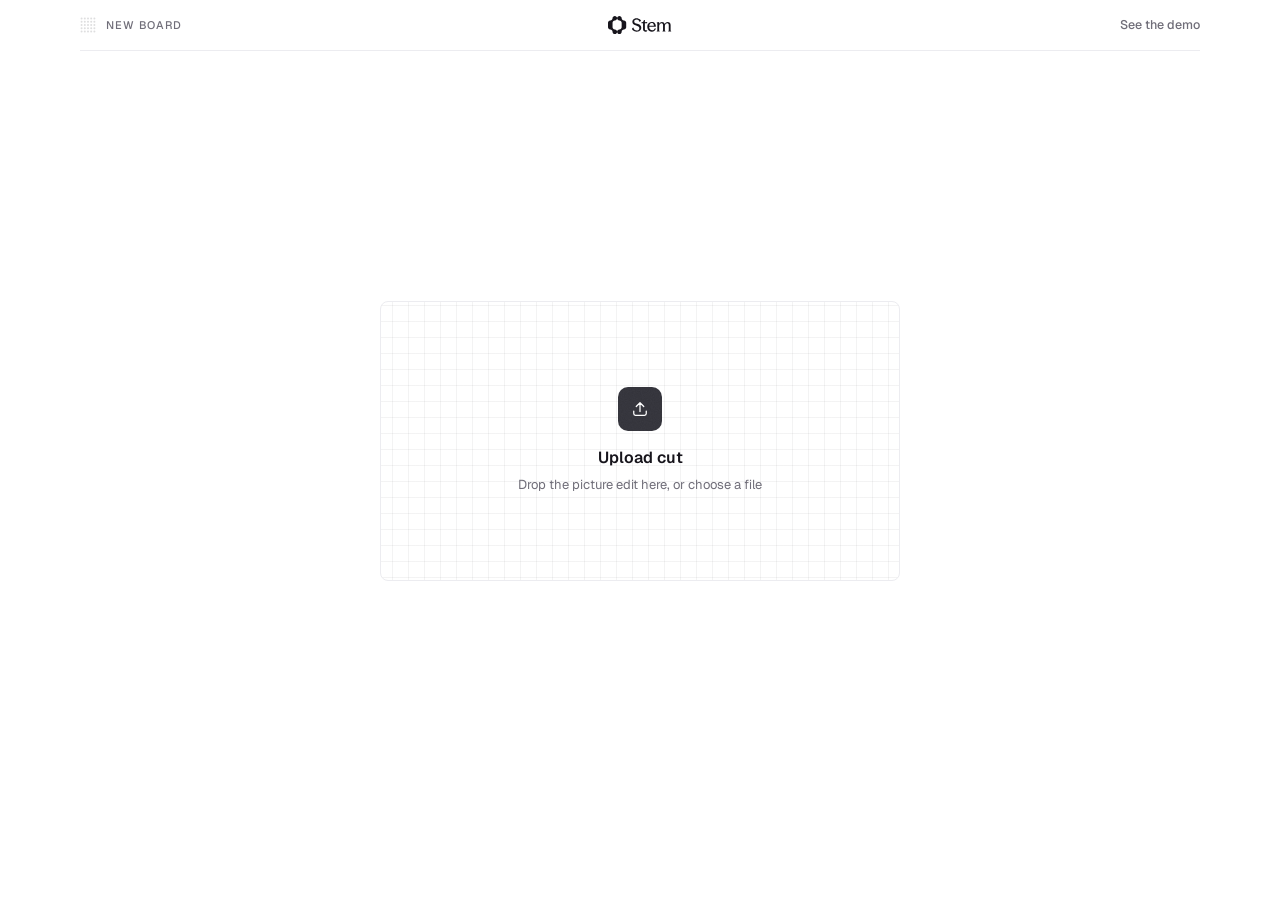
<file: index.html>
<!doctype html><html lang="en"><head><meta charset="utf-8"><meta name="viewport" content="width=device-width,initial-scale=1,viewport-fit=cover">
<title>Spotting</title>
<link rel="preconnect" href="https://fonts.googleapis.com">
<link rel="stylesheet" href="https://fonts.googleapis.com/css2?family=Geist:wght@400;500;600&family=Geist+Mono:wght@400;500&family=Courier+Prime:wght@400;700&display=swap">
<link rel="stylesheet" href="assets/film-cut.css">
</head><body>
<!-- The board. With no cut yet, the page is just "Upload cut"; once one is chosen, the pixel flower blooms while it's read, and the board opens.
     The script, if there is one, is added from the board. Everything stays in this browser (IndexedDB): the video under "video", the board under "board". -->
<section class="gate" id="gate" hidden>
  <header class="top"><div class="brand"><canvas class="g" id="gateMark" width="16" height="16" style="width:16px;height:16px" aria-hidden="true"></canvas><span class="crumb">New board</span></div><span class="logo-l" id="gateLogo"></span><div class="meta"><a class="lk" href="demo/demo.html">See the demo</a></div></header>
  <div class="gate-c">
    <label class="gate-up" id="gateUp"><input type="file" accept="video/*" id="gateFile">
      <span class="gate-ic" aria-hidden="true"><svg viewBox="0 0 24 24" fill="none" stroke="currentColor" stroke-width="1.5" stroke-linecap="round" stroke-linejoin="round"><path d="M12 15V4.5M7.5 9L12 4.5 16.5 9"/><path d="M4.5 14.5v3a2 2 0 0 0 2 2h11a2 2 0 0 0 2-2v-3"/></svg></span>
      <b id="gateTx">Upload cut</b><span class="gate-s" id="gateS">Drop the picture edit here, or choose a file</span></label>
    <div class="gate-busy" id="gateBusy" hidden><canvas class="g" id="gateG" style="width:56px;height:56px" aria-hidden="true"></canvas><b id="gateStep">Reading the cut</b><span id="gateName"></span></div>
  </div>
</section>
<div id="app"></div>
<script src="assets/engine.js"></script>
<script>
const store={db:null,
  open(){return this.db||(this.db=new Promise((ok,no)=>{const r=indexedDB.open("svsd-board",1);r.onupgradeneeded=()=>r.result.createObjectStore("kv");r.onsuccess=()=>ok(r.result);r.onerror=()=>no(r.error)}))},
  async tx(mode,fn){const db=await this.open();return new Promise((ok,no)=>{const t=db.transaction("kv",mode),s=t.objectStore("kv"),r=fn(s);t.oncomplete=()=>ok(r?.result);t.onerror=()=>no(t.error)})},
  get(k){return this.tx("readonly",s=>s.get(k))},put(k,v){return this.tx("readwrite",s=>s.put(v,k))},clear(){return this.tx("readwrite",s=>s.clear())}};
const save=b=>store.put("board",b).catch(()=>{});

function open(board,video){
  window.board=boot({mode:"app",title:board.name,video:URL.createObjectURL(video),script:board.script,cues:board.cues,reel:Object.keys(board.cues||{}),comments:Object.values(board.comments||{}),
    onVideo:f=>{board.videoName=f.name;store.put("video",f).then(()=>save(board))},
    onChange:s=>{board.name=s.title;board.cues=s.cues;board.comments=s.comments;board.script=s.script;save(board)},
    onReset:async()=>{await store.clear();location.reload()}});
  preload("#sdrop","media/challengers-final-scene.fountain","challengers-final-scene.fountain","text/plain",f=>window.board.setScriptFile(f))}

/* for now: clicking "Upload cut" loads the Challengers reel, and clicking the script slot loads the script snippet, from media/ instead of opening a file picker (dropping a file still works) */
const preload=(sel,url,name,type,load)=>document.querySelector(sel)?.addEventListener("click",async e=>{e.preventDefault();
  const blob=await (await fetch(url)).blob();load(new File([blob],name,{type}))});

/* the gate: nothing but "Upload cut". The glyphs need a clock until the board starts its own */
let gateRaf=0;const gateTick=t=>{NOW=t/1000;for(const it of insts)draw(it);gateRaf=requestAnimationFrame(gateTick)};
const pause=ms=>new Promise(r=>setTimeout(r,ms));
function say(t){const s=$("#gateS"),u=$("#gateUp");s.textContent=t;u.classList.add("bad");clearTimeout(say.t);say.t=setTimeout(()=>{s.textContent="Drop the picture edit here, or choose a file";u.classList.remove("bad")},2600)}
/* read the cut: its length and picture size, so the board opens already laid out; the flower blooms the whole time, then closes into a check */
async function take(f){if(!f)return;if(!f.type.startsWith("video/"))return say("That isn't a video");
  $("#gateUp").hidden=true;$("#gateBusy").hidden=false;$("#gateName").textContent=f.name;
  const g=glyph($("#gateG"),"pulse",{color:"--charcoal",base:.08});
  const v=document.createElement("video");v.preload="metadata";v.muted=true;v.src=URL.createObjectURL(f);
  const ok=await Promise.race([new Promise(r=>{v.onloadedmetadata=()=>r(true);v.onerror=()=>r(false)}),pause(15000).then(()=>true)]);
  if(!ok){cancelAnimationFrame(gateRaf);$("#gateBusy").hidden=true;$("#gateUp").hidden=false;return say("Couldn't play that video")}
  const board={name:f.name.replace(/\.[^.]+$/,"").replace(/[-_]+/g," "),videoName:f.name,script:[],cues:{},comments:{}};
  await Promise.all([store.clear().then(()=>store.put("video",f)).then(()=>save(board)),pause(1100)]);
  $("#gateStep").textContent="Ready";setG(g,"set","--ambience");await pause(900);
  const gate=$("#gate");gate.classList.add("out");await pause(380);cancelAnimationFrame(gateRaf);gate.remove();
  open(board,f);document.body.classList.add("arrive")}
$("#gateFile").addEventListener("change",e=>take(e.target.files[0]));
preload("#gateUp","media/challengers-reel-6.mp4","challengers-reel-6.mp4","video/mp4",take);
addEventListener("dragover",e=>{const g=$("#gate");if(g&&!g.hidden&&[...e.dataTransfer.types].includes("Files")){e.preventDefault();$("#gateTx").textContent="Drop to upload";$("#gateUp").classList.add("over")}});
addEventListener("dragleave",e=>{if(!e.relatedTarget&&$("#gate")){$("#gateTx").textContent="Upload cut";$("#gateUp").classList.remove("over")}});
addEventListener("drop",e=>{if(!$("#gate")||$("#gate").hidden)return;e.preventDefault();$("#gateTx").textContent="Upload cut";$("#gateUp").classList.remove("over");take(e.dataTransfer.files[0])});

/* a board already in this browser opens straight away; otherwise, the gate */
(async()=>{let board=null,video=null;try{[board,video]=await Promise.all([store.get("board"),store.get("video")])}catch(e){}
  if(board&&video){$("#gate").remove();return open(board,video)}
  $("#gate").hidden=false;$("#gateLogo").innerHTML=LOGO;glyph($("#gateMark"),"garden",{count:0,base:.14});gateRaf=requestAnimationFrame(gateTick)})();
</script>
</body></html>
</file>
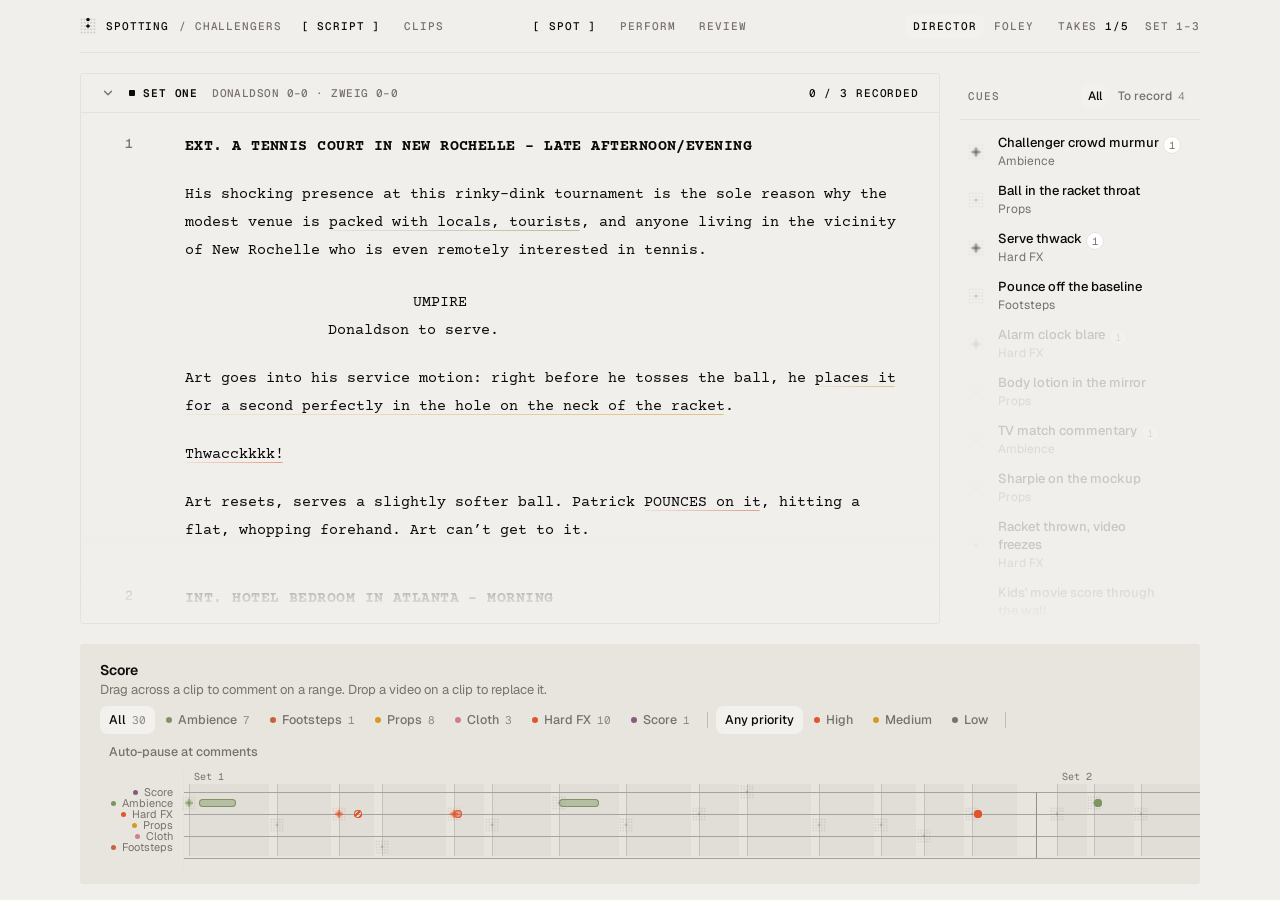
<file: Spotting Script View.html>
<!doctype html><html><head><meta charset=utf8><meta name=viewport content="width=device-width,initial-scale=1,viewport-fit=cover"><style>:root{color-scheme:light;box-sizing:border-box;padding-top:env(safe-area-inset-top,0px);padding-bottom:env(safe-area-inset-bottom,0px)}html{scroll-padding-top:env(safe-area-inset-top,0px)}body{margin:0;padding:0;font:14px -apple-system,BlinkMacSystemFont,sans-serif;background:#fff;color:#000}img{max-width:100%}[hidden]:not([hidden=until-found i]){display:none!important}</style></head><body>
<title>Spotting Script View (Copy) (Copy)</title>
<meta name="claude:viewport-fit-sides" content="cover">
<link rel="preconnect" href="https://fonts.googleapis.com">
<link rel="stylesheet" href="https://fonts.googleapis.com/css2?family=Geist:wght@400;500;600&family=Geist+Mono:wght@400;500&family=Courier+Prime:wght@400;700&display=swap">
<style>
/* Single light look: the page background is the paper. Layout: shadcn/ui defaults. Score card on top; the Script card fills the rest of the screen and scrolls inside itself, one sticky header per set. Hovering a cue previews its clip in a thumbnail; clicking opens the full cue card with the clip on top. */
:root{
  --background:#f1efeb; --score-bg:#e8e5df; --foreground:#0c0a09; --card:#ffffff; --card-foreground:#0c0a09; --popover:#ffffff;
  --primary:#1c1917; --primary-foreground:#fafaf9; --secondary:#f5f3f0; --muted:#f5f3f0; --muted-foreground:#78716c;
  --accent:#f3f1ed; --border:#e5e2dd; --input:#e2ded8; --ring:#a1a1a1; --well:#0a0a0a; --well-fg:#fafafa;
  --radius:.625rem; --link:#2b8ff0;
  --ambience:#7f9460; --footsteps:#c2643f; --props:#d69726; --cloth:#cf7f8b; --hardfx:#e0552b; --score:#8a5a7e;
  --shadow-sm:0 1px 2px rgba(0,0,0,.05); --shadow-md:0 4px 6px -1px rgba(0,0,0,.1),0 2px 4px -2px rgba(0,0,0,.1);
  --f-sans:"Geist",ui-sans-serif,system-ui,-apple-system,sans-serif; --f-mono:"Geist Mono",ui-monospace,Menlo,monospace;
  --f-script:"Courier Prime","Courier New",Courier,monospace;
}
*{box-sizing:border-box}
body{background:var(--background);color:var(--foreground);font-family:var(--f-sans);font-size:14px;line-height:20px;-webkit-font-smoothing:antialiased;
  min-height:100dvh;display:flex;flex-direction:column;
  padding-left:max(16px,env(safe-area-inset-left,0px));padding-right:max(16px,env(safe-area-inset-right,0px));padding-block:0 16px}
button{font:inherit;color:inherit}
:focus-visible{outline:2px solid var(--ring);outline-offset:2px}
canvas.g{display:block;flex:none}
.wrap{max-width:1120px;width:100%;margin:0 auto;flex:1;min-height:0;display:flex;flex-direction:column;gap:20px}

/* header */
header.top{display:grid;grid-template-columns:1fr auto 1fr;align-items:center;gap:12px;padding-block:14px;border-bottom:1px solid var(--border);
  font:500 11px/16px var(--f-mono);letter-spacing:.08em;text-transform:uppercase}
.brand{display:flex;align-items:center;gap:10px;color:var(--foreground)}
.crumb{color:var(--muted-foreground)}
.nav{display:flex;gap:4px}
.nav button{border:0;background:none;cursor:pointer;padding:4px 10px;font:inherit;letter-spacing:inherit;text-transform:inherit;color:var(--muted-foreground);white-space:pre}
.nav button:hover{color:var(--foreground)}
.nav button[aria-selected="true"]{color:var(--foreground)}
.nav button[aria-selected="true"]::before{content:"[ "}.nav button[aria-selected="true"]::after{content:" ]"}
.meta{justify-self:end;display:flex;gap:16px;color:var(--muted-foreground)}
.meta b{font-weight:500;color:var(--foreground)}
.scr{display:inline-block}
@media (max-width:760px){header.top{grid-template-columns:1fr auto}.meta>span{display:none}}

/* shadcn: Button */
.btn{display:inline-flex;align-items:center;justify-content:center;gap:6px;height:32px;padding:0 12px;border-radius:calc(var(--radius) - 2px);font-size:13px;font-weight:500;cursor:pointer;border:1px solid transparent;white-space:nowrap;transition:background .15s,opacity .15s}
.btn svg{width:14px;height:14px}
.btn-default{background:var(--primary);color:var(--primary-foreground)}
.btn-default:hover{opacity:.9}
.btn-outline{background:var(--background);border-color:var(--input);box-shadow:var(--shadow-sm)}
.btn-outline:hover{background:var(--accent)}
.btn-ghost{background:transparent}
.btn-ghost:hover{background:var(--accent)}
.btn-icon{width:32px;padding:0}
.btn:disabled{opacity:.5;pointer-events:none}

/* shadcn: Badge */
.badge{display:inline-flex;align-items:center;gap:6px;border:1px solid var(--border);border-radius:calc(var(--radius) - 4px);padding:1px 8px;font-size:12px;font-weight:500;line-height:18px;white-space:nowrap}
.badge i{width:6px;height:6px;border-radius:50%;background:var(--c)}

/* shadcn: ToggleGroup */
.toggles{display:flex;flex-wrap:wrap;gap:2px}
.tg{display:inline-flex;align-items:center;gap:6px;border:0;background:transparent;height:28px;padding:0 9px;border-radius:calc(var(--radius) - 2px);font-size:12.5px;font-weight:500;cursor:pointer;color:var(--muted-foreground);transition:background .15s,color .15s}
.tg:hover{color:var(--foreground)}
.tg[aria-pressed="true"]{background:var(--accent);color:var(--foreground)}
.tg i{width:6px;height:6px;border-radius:50%;background:var(--c)}
.tg b{font:400 11px var(--f-mono);color:var(--muted-foreground);opacity:.8}
.hint{color:var(--muted-foreground);font-size:13px}

/* shadcn: Card */
.card{background:var(--card);color:var(--card-foreground);border:1px solid var(--border);border-radius:calc(var(--radius) + 4px);box-shadow:var(--shadow-sm)}
.card-h{display:flex;flex-wrap:wrap;align-items:center;justify-content:space-between;gap:6px 16px;padding:16px 20px 0}
.card-t{font-weight:600;font-size:14px;line-height:20px}
.card-d{color:var(--muted-foreground);font-size:13px}

/* score: a fill a shade darker than the page */
.score{background:var(--score-bg);border:0;border-radius:3px;box-shadow:none}
.staff-wrap{overflow-x:auto;padding:4px 20px 14px}
.staff{position:relative;min-width:960px;height:100px;display:grid;grid-template-columns:84px 1fr}
.clef{position:relative;border-right:1px solid var(--border)}
.clef span{position:absolute;right:10px;transform:translateY(-50%);font-size:11px;color:var(--muted-foreground);display:flex;align-items:center;gap:6px;white-space:nowrap}
.clef span i{width:5px;height:5px;border-radius:50%;background:var(--c)}
.lanes{position:relative}
.lanes .ln{position:absolute;left:0;right:0;height:1px;background:color-mix(in srgb,var(--foreground) 30%,var(--score-bg))}
.lanes .lane{position:absolute;left:0;right:0;height:12px;transform:translateY(-50%);border-radius:6px;pointer-events:none;
  background:linear-gradient(90deg,transparent 0%,color-mix(in srgb,var(--c) 8%,transparent) 40%,color-mix(in srgb,var(--c) 22%,transparent) 100%) no-repeat 0 0/0% 100%;
  transition:background-size .7s cubic-bezier(.22,1,.36,1)}
.lanes .lane.on{background-size:100% 100%}
.trail{position:absolute;left:0;height:12px;margin-top:-6px;border-radius:6px;pointer-events:none;transform-origin:left;
  background:linear-gradient(90deg,transparent 0%,color-mix(in srgb,var(--c) 10%,transparent) 45%,color-mix(in srgb,var(--c) 40%,transparent) 100%);
  animation:trail .55s cubic-bezier(.22,1,.36,1) both}
@keyframes trail{from{transform:scaleX(0);opacity:.3}to{transform:none;opacity:1}}
.lanes .barl{position:absolute;width:1px;background:color-mix(in srgb,var(--foreground) 38%,var(--score-bg))}
.lanes .sc{position:absolute;top:0;font:400 10px var(--f-mono);color:var(--muted-foreground);transform:translateX(5px);white-space:nowrap}
.mk{position:absolute;width:20px;height:20px;margin:-10px 0 0 -10px;border:0;padding:3px;background:transparent;border-radius:50%;cursor:pointer;transition:opacity .2s,transform .25s cubic-bezier(.3,1.4,.5,1),filter .25s;z-index:1}
.mk::before{content:"";position:absolute;inset:-3px;border-radius:50%;background:color-mix(in srgb,var(--c) 20%,var(--card));box-shadow:0 0 0 1px color-mix(in srgb,var(--c) 35%,var(--card));opacity:0;transform:scale(.4);transition:opacity .25s,transform .35s cubic-bezier(.22,1,.36,1);pointer-events:none}
.mk canvas{position:relative}
.mk:hover,.mk.hot,.mk.match{z-index:3}
.mk:hover,.mk.hot{transform:scale(1.3)}
.mk:hover::before,.mk.hot::before{opacity:1;transform:none}
.mk.match::before{opacity:1;transform:scale(.85)}
.mk.faded{opacity:.2}
/* the staff is also the timeline: one slot per clip, as long as the clip; comments ride their category lane inside it */
.lanes .slot{position:absolute;top:14px;height:72px;border-left:1px solid color-mix(in srgb,var(--foreground) 16%,var(--score-bg));background:color-mix(in srgb,var(--foreground) 3%,transparent);cursor:crosshair;transition:background .15s}
.lanes .slot:hover{background:color-mix(in srgb,var(--foreground) 6%,transparent)}
.lanes .slot.cur{background:color-mix(in srgb,var(--foreground) 9%,transparent)}
.lanes .slot.drop{outline:1px dashed var(--foreground);outline-offset:-1px}
.cm{position:absolute;height:8px;min-width:8px;margin-top:-4px;padding:0;border:0;border-radius:4px;cursor:pointer;z-index:2;
  background:color-mix(in srgb,var(--c) 45%,transparent);box-shadow:inset 0 0 0 1px var(--c);transition:opacity .2s,box-shadow .15s}
.cm.pt{width:8px;margin-left:-4px;border-radius:50%;background:var(--c)}
.cm.addressed{background:repeating-linear-gradient(135deg,var(--c) 0 2px,transparent 2px 4px)}
.cm.approved{background:transparent;opacity:.5}
.cm:hover,.cm.on{z-index:4;opacity:1;box-shadow:inset 0 0 0 1px var(--c),0 0 0 2px var(--score-bg),0 0 0 3px var(--c)}
.cm.faded{opacity:.12}
.lanes .ph{position:absolute;top:10px;height:80px;width:2px;margin-left:-1px;border-radius:1px;background:var(--foreground);pointer-events:none;z-index:5}
.lanes .sel{position:absolute;top:14px;height:72px;background:color-mix(in srgb,var(--foreground) 12%,transparent);border-inline:1px solid var(--foreground);pointer-events:none;z-index:3}
.filters{display:flex;flex-wrap:wrap;align-items:center;gap:4px 8px}
.vsep{width:1px;height:16px;background:color-mix(in srgb,var(--foreground) 18%,transparent)}

/* shadcn: Tooltip */
.tip{position:fixed;z-index:50;pointer-events:none;display:flex;flex-direction:column;justify-content:center;width:max-content;min-width:96px;max-width:200px;padding:4px 8px;background:#0c0a09;color:#fff;border-radius:3px;overflow:hidden;overflow-wrap:break-word;transform:translate(-50%,-100%);margin-top:-10px;animation:tipin .12s ease-out}
.tip-h{display:flex;align-items:center;justify-content:space-between;gap:8px;min-width:80px;font:400 10px/13px var(--f-mono);white-space:nowrap}
.tip-r{color:#d6d3d1}.tip-d{color:#a8a29e}
.tip-n{font:500 11px/14px var(--f-sans);color:#fff}
@keyframes tipin{from{opacity:0;transform:translate(-50%,-90%)}}

/* script card: fixed height down to the bottom of the screen, scrolls inside */
.script{flex:1 1 0;min-height:420px;display:flex;flex-direction:row;gap:20px;min-width:0}
.pane{flex:1;min-width:0;position:relative;display:flex;flex-direction:column;border:1px solid var(--border);border-radius:3px;overflow:hidden}
.pane::after{content:"";position:absolute;left:0;right:0;bottom:0;height:88px;pointer-events:none;z-index:6;background:linear-gradient(to bottom,transparent,var(--background) 85%)}
.scroller{flex:1;min-width:0;min-height:0;overflow-y:auto;overscroll-behavior:contain;position:relative;scrollbar-width:thin;scrollbar-color:var(--input) transparent}
.doc{padding:0 0 96px}
.act{position:relative}
.act-h{position:sticky;top:0;z-index:5;display:flex;align-items:center;flex-wrap:wrap;gap:4px 14px;padding:11px 20px;width:100%;border:0;text-align:left;cursor:pointer;
  background:color-mix(in srgb,var(--background) 97%,transparent);-webkit-backdrop-filter:blur(10px);backdrop-filter:blur(10px);
  border-bottom:1px solid var(--border);font:500 11px/16px var(--f-mono);letter-spacing:.08em;text-transform:uppercase;color:var(--muted-foreground)}
.act-h:hover{background:color-mix(in srgb,var(--accent) 92%,transparent)}
.act-h .chev{width:14px;height:14px;flex:none;color:var(--muted-foreground);transition:transform .25s cubic-bezier(.22,1,.36,1)}
.act.collapsed .chev{transform:rotate(-90deg)}
.act-body{display:grid;grid-template-rows:1fr;transition:grid-template-rows .3s cubic-bezier(.22,1,.36,1)}
.act-body>.inner{overflow:hidden;min-height:0}
.act.collapsed .act-body{grid-template-rows:0fr;visibility:hidden;transition:grid-template-rows .3s cubic-bezier(.22,1,.36,1),visibility 0s .3s}
.act-h .nm{color:var(--foreground);font-weight:600;display:flex;align-items:center;gap:8px}
.act-h .nm i{width:6px;height:6px;border-radius:1px;background:var(--foreground)}
.act-h .bd{letter-spacing:.04em}
.act-h .at{margin-left:auto;color:var(--foreground)}
.row{position:relative;display:grid;grid-template-columns:64px minmax(0,1fr)}
.gut{position:relative}
.scene-no{position:absolute;right:12px;top:22px;text-align:right;font:500 13px var(--f-mono);color:var(--muted-foreground)}
.page{padding:0 40px;font-family:var(--f-script);font-size:15px;line-height:28px;transition:opacity .35s}
.page p{margin:0;padding-bottom:20px}
.page .slug{font-weight:700;letter-spacing:.03em;padding-top:20px}
.page .sub{font-weight:700;padding-top:0}
.page .char{padding:4px 0 0 32%;padding-bottom:0}
.page .line{padding:0 16% 20px 20%}
.ci{display:grid;grid-template-columns:20px 1fr;align-items:center;gap:10px;border:0;background:transparent;text-align:left;cursor:pointer;border-radius:calc(var(--radius) - 2px);padding:6px 8px;transition:background .15s,opacity .3s}
.ci:hover,.ci.hot,.ci.open{background:var(--accent)}
/* the cue list is its own column; an entry is only there while its cue is on screen */
.cuelist{width:240px;flex:none;display:flex;flex-direction:column;min-height:0}
.cuelist-h{padding:11px 8px;border-bottom:1px solid var(--border);font:500 11px/16px var(--f-mono);letter-spacing:.08em;text-transform:uppercase;color:var(--muted-foreground)}
.cl-scroll{flex:1;min-height:0;position:relative;overflow-y:auto;scrollbar-width:none;padding-top:8px;-webkit-mask-image:linear-gradient(to bottom,transparent,#000 18px,#000 calc(100% - 64px),transparent);mask-image:linear-gradient(to bottom,transparent,#000 18px,#000 calc(100% - 64px),transparent)}

.ci{opacity:.17;transition:background .15s,opacity .35s}
.ci.in,.ci.open,.ci:hover{opacity:1}
.ci .lbl{font-size:13px;font-weight:500;line-height:18px;min-width:0}
.ci .cat{display:block;font-size:12px;font-weight:400;color:var(--muted-foreground)}
/* cue list: unresolved-comment count, and a checkbox per approved cue in the "To record" view */
.cuelist-h{display:flex;align-items:center;justify-content:space-between;gap:6px}
.cuelist-h .tg{height:24px;padding:0 7px;font:500 12px var(--f-sans);letter-spacing:0;text-transform:none}
.ci{position:relative;padding-right:30px}
.ci .cc{position:absolute;right:8px;top:8px;min-width:18px;padding:0 5px;border:1px solid var(--border);border-radius:999px;background:var(--card);font:400 10.5px/16px var(--f-mono);color:var(--muted-foreground);text-align:center}
.ck{display:none;position:absolute;right:9px;top:50%;width:16px;height:16px;margin-top:-8px;border:1.5px solid var(--input);border-radius:4px;background:var(--card);cursor:pointer}
.ck[aria-checked=true]{background:var(--foreground);border-color:var(--foreground)}
.ck[aria-checked=true]::after{content:"";position:absolute;left:4px;top:1px;width:4px;height:8px;border:solid var(--background);border-width:0 1.5px 1.5px 0;transform:rotate(45deg)}
.cuelist.todo .ck{display:block}.cuelist.todo .cc{display:none}
.cuelist.todo .ci.match{opacity:1}

/* highlight */
.cue{cursor:pointer;border-radius:3px;-webkit-box-decoration-break:clone;box-decoration-break:clone;
  background-image:linear-gradient(90deg,transparent 0%,color-mix(in srgb,var(--c) 10%,transparent) 35%,color-mix(in srgb,var(--c) 38%,transparent) 100%),
    linear-gradient(90deg,color-mix(in srgb,var(--c) 10%,transparent),color-mix(in srgb,var(--c) 55%,transparent));
  background-repeat:no-repeat;background-position:0 0,0 100%;background-size:0% 100%,100% 1px;
  transition:background-size .55s cubic-bezier(.22,1,.36,1),color .2s}
.cue.hot,.doc.filtering .cue.match{background-size:100% 100%,100% 1px}
.doc.filtering .cue:not(.match){background-size:0% 100%,0% 1px}
.doc.focusing .row:not(.focus-row) .page{opacity:.35}
.cuelist.filtering .ci:not(.match){opacity:.1}
.cuelist.filtering .ci:hover{opacity:1}

/* shadcn: Popover: the cue card (fixed, follows its cue while the script scrolls) */
.pop{position:fixed;z-index:30;width:248px;animation:popin .16s ease-out;transition:width .3s cubic-bezier(.22,1,.36,1)}
.pop.open{width:340px}
.pop{cursor:grab;user-select:none;-webkit-user-select:none}
.pop .btn{cursor:pointer}
.pop.dragging,.pop.dragging *{cursor:grabbing!important}
.pop:not(.open)::after{content:"";position:absolute;inset:-14px;z-index:-1}
.pop:not(.open) .x{display:none}
.cap,.more{display:grid;transition:grid-template-rows .3s cubic-bezier(.22,1,.36,1)}
.cap{grid-template-rows:1fr}.pop.open .cap{grid-template-rows:0fr}
.more{grid-template-rows:0fr;visibility:hidden}.pop.open .more{grid-template-rows:1fr;visibility:visible}
.cap>div,.more>div{overflow:hidden;min-height:0}
@keyframes popin{from{opacity:0;transform:translateY(-4px) scale(.98)}}
.pop .panel{background:var(--popover);border:1px solid var(--border);border-radius:var(--radius);box-shadow:var(--shadow-md);overflow:hidden}

/* clip thumbnail: always the first thing in the card */
.clipslot{position:relative;aspect-ratio:16/9;max-width:100%;margin:6px 6px 0;background:#000;border-radius:calc(var(--radius) - 3px);overflow:hidden}
.clipslot .media{position:absolute;inset:0}
.clipslot .media canvas,.clipslot .media video{display:block;width:100%;height:100%;object-fit:cover}
.cliptag{position:absolute;left:8px;top:8px;display:flex;align-items:center;gap:6px;font:400 10.5px/14px var(--f-mono);color:#e5e5e5;background:rgba(0,0,0,.55);padding:2px 7px;border-radius:4px;-webkit-backdrop-filter:blur(4px);backdrop-filter:blur(4px)}
.cliptag i{width:6px;height:6px;border-radius:50%;background:var(--c,#a3a3a3)}
.cliptag.rec{color:#fafafa}.cliptag.rec i{background:#ef4444;animation:blink 1s steps(2) infinite}
.clipslot .x{position:absolute;right:6px;top:6px;color:#e5e5e5;background:rgba(0,0,0,.45);height:28px;width:28px}
.clipslot .x:hover{background:rgba(0,0,0,.75);color:#fff}
.peekcap{display:flex;justify-content:space-between;gap:8px;padding:8px 12px 10px;font-size:12px;line-height:16px;color:var(--muted-foreground)}

/* record countdown */
.cd{position:absolute;inset:0;display:grid;place-items:center;background:rgba(0,0,0,.5)}
.cd i{position:absolute;width:96px;height:96px;border-radius:50%;border:2px solid rgba(255,255,255,.7);animation:ring 1s ease-out both}
.cd b{font:500 64px/1 var(--f-mono);color:#fafafa;animation:cdpop 1s ease-out both}
.cd small{position:absolute;bottom:10px;font:400 10.5px var(--f-mono);letter-spacing:.08em;text-transform:uppercase;color:#d4d4d4}
@keyframes ring{from{transform:scale(1.5);opacity:0}30%{opacity:1}to{transform:scale(.8);opacity:.2}}
@keyframes cdpop{0%{opacity:0;transform:scale(1.4)}25%{opacity:1;transform:scale(1)}80%{opacity:1}100%{opacity:.1;transform:scale(.9)}}

.pop .head{display:flex;align-items:flex-start;justify-content:space-between;gap:10px;padding:12px 14px 0}
.pop h3{margin:0;font-size:14px;font-weight:600;line-height:20px}
.pop .sub{color:var(--muted-foreground);font-size:12px;line-height:16px}
.pop .body{padding:12px 14px 14px}
.pop .lab{font-size:12px;font-weight:500;color:var(--muted-foreground)}
.pop .note{margin:4px 0 0;font:400 13px/20px var(--f-script)}
.pop .line{margin:10px 0 0;padding-top:10px;border-top:1px solid var(--border);font-size:12px;color:var(--muted-foreground)}
.pop .line em{font-style:normal;font-family:var(--f-script);color:var(--foreground)}
.pop.open .more>div{overflow-y:auto;max-height:calc(100dvh - 250px);scrollbar-width:thin;scrollbar-color:var(--input) transparent}
.pop textarea,.pop .thread{user-select:text;-webkit-user-select:text;cursor:auto}
.pop .acts{display:flex;flex-wrap:wrap;justify-content:center;gap:8px;padding:0 14px 14px}
.pop .empty{margin:4px 0;color:var(--muted-foreground);font-size:12.5px}

/* voice memos in a dark well */
.hero{position:relative;height:88px;background:var(--well);display:grid;place-items:center;margin:6px 6px 0;border-radius:calc(var(--radius) - 3px);overflow:hidden}
.hero .tag{position:absolute;left:8px;top:7px;z-index:2;display:flex;align-items:center;gap:6px;max-width:190px;overflow:hidden;text-overflow:ellipsis;white-space:nowrap;font:400 10.5px var(--f-mono);color:#a3a3a3}
.hero .tag i{flex:none;width:6px;height:6px;border-radius:50%;background:#a3a3a3}
.hero .tl{position:absolute;right:6px;top:4px;z-index:2;display:flex;align-items:center;gap:2px}
.hero .btn-ghost{color:#d4d4d4;height:28px;width:28px}
.hero .btn-ghost:hover{background:#262626;color:#fafafa}
.wave{position:absolute;inset:0}
.wave .bars{position:absolute;inset:0;display:flex;align-items:center;gap:2px;padding:24px 14px 12px;transition:opacity .2s}
.wave .bars span{flex:1;height:var(--h);min-height:2px;border-radius:2px;background:var(--c);opacity:.9}
.wave.playing::after{content:"";position:absolute;top:22px;bottom:10px;width:2px;border-radius:1px;background:#fafafa;left:14px;animation:sweep var(--d,1.7s) linear forwards}
@keyframes sweep{to{left:calc(100% - 16px)}}
.hero.sm{height:60px;margin:8px 0 0}
.hero.sm .wave .bars{padding:26px 10px 6px}
.hero.sm .wave.playing::after{top:24px;bottom:4px;left:10px}

/* scrubber under the clip: comment ranges, the loop, the playhead. Click to seek, drag to select a range */
.sbar{display:flex;align-items:center;gap:4px;margin:4px 6px 0}
.sbar .btn-icon{width:28px;height:28px;flex:none}
.scrub{position:relative;flex:1;height:24px;border-radius:4px;background:var(--muted);cursor:crosshair;touch-action:none}
.scrub .r{position:absolute;bottom:3px;height:4px;min-width:4px;border-radius:2px;background:var(--c);opacity:.8;pointer-events:none}
.scrub .lp{position:absolute;top:0;bottom:0;background:color-mix(in srgb,var(--foreground) 10%,transparent);border-inline:1px solid var(--foreground);pointer-events:none}
.scrub .phd{position:absolute;top:2px;bottom:2px;width:2px;margin-left:-1px;border-radius:1px;background:var(--foreground);pointer-events:none}

/* spatial anchors on the frame: a box, or an off-screen edge */
.anc{position:absolute;inset:0;pointer-events:none;z-index:1}
.abox{position:absolute;border:1.5px solid var(--c);border-radius:4px;background:color-mix(in srgb,var(--c) 12%,transparent);box-shadow:0 0 0 1px rgba(0,0,0,.4)}
.abox.on{border-width:2px}
.anc .av,.draw .av{position:absolute;width:18px;height:18px;font-size:7.5px;box-shadow:0 0 0 1.5px #000}
.abox .av{left:-8px;top:-8px}
.aedge{position:absolute;display:flex;align-items:center;justify-content:center;gap:6px;font:500 9.5px var(--f-mono);letter-spacing:.06em;text-transform:uppercase;color:#fafafa;text-shadow:0 1px 2px rgba(0,0,0,.6)}
.aedge .av{position:static}
.aedge.left,.aedge.right{top:30px;bottom:26px;width:40px;writing-mode:vertical-rl}
.aedge.left{left:0;background:linear-gradient(90deg,color-mix(in srgb,var(--c) 80%,transparent),transparent)}
.aedge.right{right:0;background:linear-gradient(270deg,color-mix(in srgb,var(--c) 80%,transparent),transparent)}
.aedge.top,.aedge.bottom{left:0;right:0;height:32px}
.aedge.top{top:0;background:linear-gradient(180deg,color-mix(in srgb,var(--c) 80%,transparent),transparent)}
.aedge.bottom{bottom:0;background:linear-gradient(0deg,color-mix(in srgb,var(--c) 80%,transparent),transparent)}
.draw{position:absolute;inset:0;z-index:3;cursor:crosshair;touch-action:none;background:rgba(0,0,0,.28)}
.draw .abox{pointer-events:none}
.draw>small{position:absolute;left:50%;top:50%;transform:translate(-50%,-50%);font:400 10.5px var(--f-mono);color:#e5e5e5;background:rgba(0,0,0,.6);padding:2px 7px;border-radius:4px;white-space:nowrap;pointer-events:none}
.ep{position:absolute;display:grid;place-items:center;padding:0;border:1px dashed rgba(255,255,255,.6);border-radius:4px;background:rgba(0,0,0,.35);color:#fafafa;font-size:13px;cursor:pointer}
.ep:hover,.ep[aria-pressed=true]{background:color-mix(in srgb,var(--c) 75%,transparent);border-style:solid}
.ep.left{left:6px;top:38px;bottom:38px;width:30px}.ep.right{right:6px;top:38px;bottom:38px;width:30px}
.ep.top{top:6px;left:42px;right:42px;height:26px}.ep.bottom{bottom:6px;left:42px;right:42px;height:26px}

/* comment card, after the references: header, a thread joined by a line, an input with a round send button */
.av{flex:none;width:32px;height:32px;border-radius:50%;font-size:0;
  background:radial-gradient(circle,var(--c) 0 38%,transparent 44%) 0 0/4px 4px,radial-gradient(circle,color-mix(in srgb,var(--c) 60%,#000) 0 30%,transparent 36%) 2px 2px/4px 4px,color-mix(in srgb,var(--c) 40%,#fff)}
.pop .panel{border-radius:20px;box-shadow:0 14px 34px -12px rgba(0,0,0,.24),0 2px 6px rgba(0,0,0,.05)}
.pop .clipslot{border-radius:14px}
.ch{display:flex;align-items:center;gap:8px;padding:14px 10px 12px 18px;border-bottom:1px solid var(--border);background:color-mix(in srgb,var(--muted) 55%,var(--popover))}
.pop:not(.ext) .ch{margin-top:6px;border-top:1px solid var(--border)}
.ch .tt{flex:1;min-width:0}
.ch b{display:block;font-size:15px;font-weight:500;line-height:20px;white-space:nowrap;overflow:hidden;text-overflow:ellipsis}
.ch small{display:block;font:400 11px/16px var(--f-mono);color:var(--muted-foreground);white-space:nowrap;overflow:hidden;text-overflow:ellipsis}
.ch .btn-icon{width:30px;height:30px;flex:none;color:var(--muted-foreground)}
.ch .btn-icon svg{width:16px;height:16px}
.ch .bk{margin-left:-10px}
.stc{display:inline-flex;align-items:center;gap:5px;flex:none;height:26px;padding:0 9px;border:1px solid var(--border);border-radius:999px;background:var(--popover);font:500 12px var(--f-sans);color:var(--foreground);white-space:nowrap}
button.stc{cursor:pointer}button.stc:hover{background:var(--accent)}
.stc i{width:6px;height:6px;border-radius:50%;background:var(--c)}
.stc svg{width:12px;height:12px;color:var(--muted-foreground)}
.kh{flex:none;font:400 10.5px var(--f-mono);color:var(--muted-foreground);white-space:nowrap}
.cnote{all:unset;box-sizing:border-box;display:-webkit-box;-webkit-box-orient:vertical;-webkit-line-clamp:2;overflow:hidden;width:100%;padding:12px 18px 0;font:400 12.5px/19px var(--f-script);color:var(--muted-foreground);cursor:pointer}
.cnote[aria-expanded=true]{-webkit-line-clamp:unset}
.cnote b{font:500 11.5px var(--f-sans);color:var(--foreground);margin-right:6px}
.thread{padding:6px 18px 8px}
.msg{position:relative;display:grid;grid-template-columns:32px minmax(0,1fr);gap:12px;padding:12px 0}
.msg:has(+.msg:not(.sys))::before{content:"";position:absolute;left:15.25px;top:52px;bottom:-4px;width:1.5px;border-radius:1px;background:var(--border)}
.msg .who{display:flex;align-items:baseline;flex-wrap:wrap;gap:0 8px;font-size:14px;font-weight:600;line-height:20px}
.msg .who small{font-size:12.5px;font-weight:400;color:var(--muted-foreground)}
.msg p{margin:2px 0 0;font-size:14px;line-height:21px;color:color-mix(in srgb,var(--foreground) 78%,transparent);white-space:pre-wrap;overflow-wrap:anywhere}
.msg.sys{display:block;padding:6px 0;text-align:center;font-size:11.5px;color:var(--muted-foreground)}
.mention{color:var(--link);font-weight:500}
.rxs{display:flex;flex-wrap:wrap;gap:4px;margin-top:8px}
.rx{display:inline-flex;align-items:center;gap:4px;height:24px;padding:0 8px;border:1px solid var(--border);border-radius:999px;background:transparent;font-size:12.5px;cursor:pointer}
.rx:hover{background:var(--accent)}
.rx[aria-pressed=true]{background:color-mix(in srgb,var(--link) 10%,transparent);border-color:color-mix(in srgb,var(--link) 45%,transparent)}
.rx b{font:400 11px var(--f-mono);color:var(--muted-foreground)}
.chips{display:flex;flex-wrap:wrap;gap:4px}
.chip{display:inline-flex;align-items:center;gap:5px;border:1px solid var(--border);background:transparent;border-radius:999px;padding:3px 9px;font:inherit;font-size:12px;color:var(--muted-foreground);cursor:pointer}
.chip i{width:6px;height:6px;border-radius:50%;background:var(--c)}
.chip:hover{background:var(--accent)}
.chip[aria-pressed=true]{background:var(--foreground);color:var(--background);border-color:var(--foreground)}
.compose{position:relative;padding:12px 12px 12px 18px;border-top:1px solid var(--border);background:var(--popover)}
.pend{margin-bottom:8px}.pend .hero.sm:first-child{margin-top:0}
.cin{display:flex;align-items:flex-end;gap:10px}
.cin .av{width:28px;height:28px;margin-bottom:2px}
.cin textarea{flex:1;min-width:0;min-height:32px;max-height:120px;padding:6px 0;border:0;outline:0;resize:none;background:transparent;color:inherit;font:inherit;font-size:14px;line-height:20px;caret-color:var(--link)}
.cin textarea::placeholder{color:var(--muted-foreground)}
.cin .btn{width:34px;height:34px;padding:0;border-radius:50%;flex:none}
.cin .btn svg{width:16px;height:16px}
.cin .mic{color:var(--muted-foreground)}
.cin .mic.rec{width:auto;padding:0 10px;border-radius:17px;background:#ef4444;color:#fff;font:500 11px var(--f-mono)}
.cin .send{background:var(--link);color:#fff}
.cin .send:hover{opacity:.9}
.clist{padding:6px 10px 8px}
.crow{display:grid;grid-template-columns:24px minmax(0,1fr) auto;gap:10px;align-items:center;width:100%;padding:8px;border:0;border-radius:10px;background:transparent;text-align:left;font-size:13.5px;cursor:pointer}
.crow:hover{background:var(--accent)}
.crow .av{width:24px;height:24px}
.crow>span:nth-child(2){white-space:nowrap;overflow:hidden;text-overflow:ellipsis}
.crow small{display:flex;align-items:center;gap:6px;font:400 11px var(--f-mono);color:var(--muted-foreground)}
.dot{width:6px;height:6px;border-radius:50%;background:var(--c)}
.clist .empty{padding:6px 8px;margin:0}

/* floating toolbar under the open card: react / tag / AI, and a keyboard-shortcuts button */
.ftb{position:fixed;z-index:31;display:flex;gap:4px;padding:6px;background:var(--popover);border:1px solid var(--border);border-radius:999px;box-shadow:0 12px 26px -10px rgba(0,0,0,.22);animation:popin .12s ease-out}
.ftb[hidden],.kbb[hidden]{display:none}
.ftb .btn{width:40px;height:40px;padding:0;border-radius:50%;color:var(--muted-foreground)}
.ftb .btn:hover{color:var(--foreground)}
.ftb .btn svg,.kbb svg{width:20px;height:20px}
.ftb .ai{color:var(--score)}
.kbb{position:fixed;z-index:31;width:36px;height:36px;padding:0;border:0;border-radius:8px;background:transparent;color:var(--muted-foreground);cursor:pointer}
.kbb:hover{background:var(--accent);color:var(--foreground)}
/* tools on a player: box (B), off-screen (E), comment (C) */
.ptools{position:absolute;right:8px;bottom:8px;z-index:4;display:flex;gap:2px;padding:3px;border-radius:999px;background:rgba(10,10,10,.6);-webkit-backdrop-filter:blur(6px);backdrop-filter:blur(6px)}
.clipslot .ptools{top:6px;bottom:auto;right:6px}
.player .ptools{top:10px;left:10px;right:auto;bottom:auto}
.pop:not(.open) .ptools{display:none}
.ptools .btn{width:30px;height:30px;padding:0;border-radius:50%;background:transparent;color:#e5e5e5}
.ptools .btn:hover,.ptools .btn[aria-pressed=true]{background:rgba(255,255,255,.2);color:#fff}
.ptools .btn svg{width:15px;height:15px}
/* menus reuse the right-click menu */
.ctx.menu{width:260px;border-radius:14px;padding:6px}
.ctx.mn{position:absolute;left:8px;right:8px;bottom:calc(100% - 4px);min-width:0;max-height:240px;overflow-y:auto;padding:6px;border-radius:16px}
.ctx.mn button{gap:10px;padding:8px 10px;font-size:14px;border-radius:10px}
.ctx.mn .av{width:28px;height:28px}
.ctx button.on{background:var(--accent)}
.ctx button small{margin-left:auto;color:var(--muted-foreground);font-size:11.5px;white-space:nowrap}
.ctx button:disabled{opacity:.45;pointer-events:none}
.ctx .mh{padding:6px 10px 4px;font-size:11.5px;color:var(--muted-foreground)}
.ctx .chips{padding:2px 8px 8px}
.ctx .chip{width:auto;padding:3px 9px;font-size:12px;color:var(--muted-foreground)}
.ctx .chip[aria-pressed=true]{background:var(--foreground);color:var(--background)}
.ctx .emo{display:flex;gap:2px}
.ctx .emo button{justify-content:center;padding:6px 0;font-size:18px}
.ctx .kr{display:flex;align-items:center;gap:10px;padding:5px 10px;font-size:12.5px}
.ctx kbd{min-width:24px;padding:1px 6px;border:1px solid var(--border);border-bottom-width:2px;border-radius:5px;background:var(--card);font:500 11px var(--f-mono);text-align:center}

/* clip view: the cut as a player, a timecode ruler with comments, and a strip of clips */
.pane.clips::after{display:none}
.stage{flex:1;min-height:0;display:flex;flex-direction:column;gap:10px;padding:14px 16px 12px}
.st-h{display:flex;align-items:center;gap:10px}
.st-h .tt{flex:1;min-width:0}
.st-h b{display:block;font-size:15px;font-weight:500;line-height:20px}
.st-h small{display:block;font:400 11px/16px var(--f-mono);color:var(--muted-foreground);white-space:nowrap;overflow:hidden;text-overflow:ellipsis}
.st-h .btn{height:28px;padding:0 10px;font-size:12.5px}
.st-note{margin:-4px 0 0;font:400 12.5px/19px var(--f-script);color:var(--muted-foreground);white-space:nowrap;overflow:hidden;text-overflow:ellipsis}
.st-note span{font:500 11.5px var(--f-sans);color:var(--foreground);margin-right:6px}
.st-p{flex:1;min-height:120px;display:grid;place-items:center}
.player{position:relative;background:#000;border-radius:10px;overflow:hidden}
.player .pm,.player .media{position:absolute;inset:0}
.player .media canvas,.player .media video{display:block;width:100%;height:100%;object-fit:cover}
.player .abox .av{width:22px;height:22px;left:-10px;top:-10px}
.ctl{display:flex;align-items:center;gap:4px}
.ctl .btn-icon{width:30px;height:30px}
.ctl .tc{margin-left:6px;font:500 12px var(--f-mono)}
.ctl .hint{margin-left:auto;font-size:12px}
.ruler{position:relative;flex:none;height:60px;border:1px solid var(--border);border-radius:8px;background:var(--card);cursor:crosshair;touch-action:none;overflow:hidden}
.ruler .tk{position:absolute;top:0;width:1px;height:5px;background:var(--input)}
.ruler .tk.l{height:9px;background:var(--ring)}
.ruler .tk span{position:absolute;top:9px;left:3px;font:400 10px var(--f-mono);color:var(--muted-foreground);white-space:nowrap}
.ruler .rb{position:absolute;height:7px;min-width:7px;padding:0;border:0;border-radius:4px;cursor:pointer;z-index:2;background:color-mix(in srgb,var(--c) 45%,transparent);box-shadow:inset 0 0 0 1px var(--c)}
.ruler .rb.pt{width:9px;height:9px;margin:-1px 0 0 -4.5px;border-radius:50%;background:var(--c)}
.ruler .rb.addressed{background:repeating-linear-gradient(135deg,var(--c) 0 2px,transparent 2px 4px)}
.ruler .rb.approved{background:transparent;opacity:.5}
.ruler .rb:hover,.ruler .rb.on{box-shadow:inset 0 0 0 1px var(--c),0 0 0 2px var(--card),0 0 0 3px var(--c);opacity:1}
.ruler .rb.faded{opacity:.15}
.ruler .rl,.ruler .rsel{position:absolute;top:0;bottom:0;background:color-mix(in srgb,var(--foreground) 8%,transparent);border-inline:1px solid var(--foreground);pointer-events:none}
.ruler .rph{position:absolute;top:0;bottom:0;width:2px;margin-left:-1px;background:var(--foreground);pointer-events:none;z-index:3}
.ruler .rph::before{content:"";position:absolute;top:0;left:-4px;border:5px solid transparent;border-top-color:var(--foreground)}
.strip{flex:none;display:flex;gap:6px;overflow-x:auto;padding-bottom:4px;scrollbar-width:thin;scrollbar-color:var(--input) transparent}
.cc2{flex:none;display:grid;grid-template-columns:44px 104px;grid-template-rows:auto auto;gap:0 8px;align-items:center;padding:5px;border:1px solid var(--border);border-radius:8px;background:var(--card);text-align:left;cursor:pointer}
.cc2:hover{background:var(--accent)}
.cc2[aria-current=true]{border-color:var(--foreground);box-shadow:inset 0 0 0 1px var(--foreground)}
.cc2 .th{grid-row:span 2;position:relative;height:28px;border-radius:4px;background:linear-gradient(var(--a),var(--b))}
.cc2 .th i{position:absolute;left:4px;bottom:4px;width:6px;height:6px;border-radius:50%;background:var(--c)}
.cc2 .th b{position:absolute;right:3px;top:3px;min-width:14px;padding:0 3px;border-radius:7px;background:#fafafa;color:#0a0a0a;font:500 9.5px/14px var(--f-mono);text-align:center}
.cc2 .nm{font-size:12px;font-weight:500;white-space:nowrap;overflow:hidden;text-overflow:ellipsis}
.cc2 small{font:400 10.5px var(--f-mono);color:var(--muted-foreground)}
.view-clips .ci{opacity:1}
.ci.cur{background:var(--accent)}
/* drop targets for uploaded clips */
.pop.drop{outline:2px dashed var(--foreground);outline-offset:3px;border-radius:12px}
.cue.drop{outline:1px dashed var(--c);outline-offset:2px;background-size:100% 100%,100% 1px}
.ci.drop{background:var(--accent);outline:1px dashed var(--ring)}
header .tg{height:24px;padding:0 8px;font:inherit;letter-spacing:inherit;text-transform:inherit}
.meta{align-items:center}

/* right-click menu */
.ctx{position:fixed;z-index:50;min-width:150px;padding:4px;background:var(--popover);border:1px solid var(--border);border-radius:var(--radius);box-shadow:var(--shadow-md);animation:popin .12s ease-out}
.ctx[hidden]{display:none}
.ctx button{display:flex;align-items:center;gap:8px;width:100%;border:0;background:transparent;padding:7px 10px;border-radius:calc(var(--radius) - 3px);font:inherit;font-size:13px;color:var(--foreground);cursor:pointer;text-align:left}
.ctx button:hover,.ctx button:focus-visible{background:var(--accent);outline:0}
.ctx svg{width:14px;height:14px}
/* highlighter: appears over a text selection */
.hl{position:fixed;z-index:40;display:flex;gap:7px;padding:7px 9px;background:var(--popover);border:1px solid var(--border);border-radius:999px;box-shadow:var(--shadow-md);transform:translateX(-50%);animation:popin .12s ease-out}
.hl[hidden]{display:none}
.hl button{width:16px;height:16px;border:0;padding:0;border-radius:50%;background:var(--c);cursor:pointer;transition:transform .12s}
.hl button:hover{transform:scale(1.25)}

/* shadcn Sonner toast */
.toasts{position:fixed;right:max(16px,env(safe-area-inset-right,0px));bottom:calc(16px + env(safe-area-inset-bottom,0px));z-index:60;display:flex;flex-direction:column;gap:8px}
.toast{display:flex;align-items:center;gap:10px;background:var(--popover);border:1px solid var(--border);border-radius:var(--radius);box-shadow:var(--shadow-md);padding:12px 14px;font-size:13px;min-width:260px}
.toast small{display:block;color:var(--muted-foreground);font:400 11.5px var(--f-mono)}
/* toast motion, per transitions.dev. Arrive and stack: "Banner stacking" (P34). Time-up close: "Toast open/close" (P22).
   Every state shares one transition on transform/opacity/filter; arriving and pushing back use the open clock, leaving the close clock */
:root{--toast-open:350ms;--toast-close:250ms;--toast-distance:16px;--toast-blur:2px;--toast-scale:.97;--toast-ease:cubic-bezier(.22,1,.36,1);
  --stack-rise:60px;--stack-peek:12px;--stack-gap:8px;--stack-depth-scale:.06;--stack-depth-fade:.4;--stack-d1-blur:1px;--stack-d2-blur:2px}
.toasts{display:block;width:min(340px,calc(100vw - 32px))}
.toast{position:absolute;left:0;right:0;bottom:0;min-width:0;transform-origin:50% 50%;filter:blur(0);will-change:transform,opacity,filter;
  transition:transform var(--toast-open) var(--toast-ease),opacity var(--toast-open) var(--toast-ease),filter var(--toast-open) var(--toast-ease)}
.toast[data-depth="0"]{z-index:3;transform:translateY(0) scale(1);opacity:1}
.toast[data-depth="1"]{z-index:2;transform-origin:50% 100%;transform:translateY(calc(var(--stack-peek) * -1)) scale(calc(1 - var(--stack-depth-scale)));opacity:calc(1 - var(--stack-depth-fade));filter:blur(var(--stack-d1-blur))}
.toast[data-depth="2"]{z-index:1;transform-origin:50% 100%;transform:translateY(calc(var(--stack-peek) * -2)) scale(calc(1 - var(--stack-depth-scale) * 2));opacity:calc(1 - var(--stack-depth-fade) * 1.6);filter:blur(var(--stack-d2-blur))}
/* spread: the newest stays put, older ones climb by the heights in front of them (--sy, set in JS since toasts differ in height) */
.toasts.spread .toast[data-depth="1"],.toasts.spread .toast[data-depth="2"]{opacity:1;filter:blur(0);transform:translateY(var(--sy)) scale(1)}
.toast.enter{transition:none;transform:translateY(var(--stack-rise)) scale(var(--toast-scale));opacity:0;filter:blur(var(--toast-blur))}
.toast.out,.toast.leaving{pointer-events:none;transition:transform var(--toast-close) var(--toast-ease),opacity var(--toast-close) var(--toast-ease),filter var(--toast-close) var(--toast-ease)}
.toast.out{z-index:4;transform:translateY(var(--toast-distance)) scale(var(--toast-scale));opacity:0;filter:blur(var(--toast-blur))}
.toast.leaving{z-index:0;transform-origin:50% 100%;transform:translateY(calc(var(--stack-peek) * -3)) scale(calc(1 - var(--stack-depth-scale) * 3));opacity:0;filter:blur(var(--toast-blur))}
@media (prefers-reduced-motion:reduce){.toast{transform:none!important;filter:none!important}}

@media (max-width:860px){
  .script{flex-direction:column}
  .cuelist{width:auto}
  .cl-scroll{display:flex;flex-wrap:wrap;align-content:flex-start;flex:none;max-height:112px;padding:8px 0 0;-webkit-mask-image:none;mask-image:none}
  .cuelist-h{display:none}
  .row{grid-template-columns:minmax(0,1fr)}
  .gut{display:none}
  .page{padding:0 18px;font-size:14px}
  .ci{grid-template-columns:18px auto}
  .page .char{padding-left:28%}.page .line{padding:0 4% 20px 12%}
  .act-h{padding-inline:18px}
  .pop{width:min(248px,calc(100vw - 32px))}
  .pop.open{width:min(320px,calc(100vw - 32px))}
}
@media (prefers-reduced-motion:reduce){*{animation:none!important;transition:none!important}}
</style>

<div class="wrap">
<header class="top">
  <div class="brand"><canvas class="g" id="garden" width="16" height="16" style="width:16px;height:16px" aria-hidden="true"></canvas><span class="scr" data-scr>Spotting</span><span class="crumb">/ <span class="scr" data-scr>Challengers</span></span><nav class="nav" id="view" role="tablist" aria-label="View"><button role="tab" data-view="script" aria-selected="true">Script</button><button role="tab" data-view="clips" aria-selected="false">Clips</button></nav></div>
  <nav class="nav" role="tablist" aria-label="Stage"><button role="tab" aria-selected="true"><span class="scr" data-scr>Spot</span></button><button role="tab" aria-selected="false"><span class="scr" data-scr>Perform</span></button><button role="tab" aria-selected="false"><span class="scr" data-scr>Review</span></button></nav>
  <div class="meta"><div class="toggles" id="role" role="group" aria-label="View as"></div><span><span class="scr" data-scr>Takes</span> <b id="navTally">0/0</b></span><span class="scr" data-scr>Set 1–3</span></div>
</header>

<section class="script" aria-label="Script">
  <div class="pane"><main class="doc scroller" id="doc" tabindex="-1"></main>
    <section class="stage" id="stage" aria-label="Clips" hidden>
      <div class="st-h" id="stHead"></div>
      <p class="st-note" id="stNote"></p>
      <div class="st-p"><div class="player" id="player"><div class="pm" id="stMedia"></div><div class="anc" id="stAnc"></div><div id="stTool"></div><div class="ptools"></div></div></div>
      <div class="ctl"><button class="btn btn-ghost btn-icon" data-sact="prev" aria-label="Previous clip ([)"></button><button class="btn btn-ghost btn-icon" id="stPP" data-sact="pp" aria-label="Play or pause (space)"></button><button class="btn btn-ghost btn-icon" data-sact="next" aria-label="Next clip (])"></button><span class="tc" id="stTc"></span><span class="hint">Drag across the ruler to comment on a range · B to draw a box</span></div>
      <div class="ruler" id="ruler"></div>
      <div class="strip" id="strip"></div>
    </section></div>
  <aside class="cuelist" id="cuelist" aria-label="Cues"><div class="cuelist-h"><span>Cues</span><span class="toggles" id="clTabs" role="group" aria-label="Show"><button class="tg" data-todo="0" aria-pressed="true">All</button><button class="tg" data-todo="1" aria-pressed="false">To record <b id="todoN">0</b></button></span></div><div class="cl-scroll" id="clScroll"></div></aside>
</section>

<section class="card score" aria-label="Score">
  <div class="card-h"><div><div class="card-t">Score</div><div class="card-d">Drag across a clip to comment on a range. Drop a video on a clip to replace it.</div></div>
    <div class="filters"><div class="toggles" id="bar" role="group" aria-label="Filter by sound"></div><span class="vsep"></span><div class="toggles" id="pri" role="group" aria-label="Filter comments by priority"></div><span class="vsep"></span><button class="tg" id="autoP" aria-pressed="false">Auto-pause at comments</button></div></div>
  <div class="staff-wrap"><div class="staff"><div class="clef" id="clef"></div><div class="lanes" id="tl"></div></div></div>
</section>
</div>
<div class="toasts" id="toasts" aria-live="polite"></div>

<script>
const CATS={ambience:"Ambience",footsteps:"Footsteps",props:"Props",cloth:"Cloth",hardfx:"Hard FX",score:"Score"};
/* loc picks the look of the stand-in clip. Add clip:"url.mp4" to any cue to use a real video instead. */
const CUES={
 crowd:{c:"ambience",n:"Challenger crowd murmur",s:"approved",loc:"court",d:"Small crowd, big feeling. Keep it thin: more folding chairs than stadium."},
 racket:{c:"props",n:"Ball in the racket throat",s:"none",loc:"court",d:"A tiny, private click. His ritual before the violence."},
 serve:{c:"hardfx",n:"Serve thwack",s:"approved",loc:"court",d:"The sound the whole film rhymes with. Hard, dry, a little too loud."},
 pounce:{c:"footsteps",n:"Pounce off the baseline",s:"none",loc:"court",d:"Sneaker bite on hard court, then the flat whop of the forehand."},
 alarm:{c:"hardfx",n:"Alarm clock blare",s:"approved",loc:"hotel",d:"Cut hard from black. Harsh and mechanical, no cozy snooze tone."},
 lotion:{c:"props",n:"Body lotion in the mirror",s:"none",loc:"hotel",d:"Soft, slick, intimate. Her routine, her armor."},
 tv:{c:"ambience",n:"TV match commentary",s:"none",loc:"home",d:"Off-screen and flat. The room is a broadcast he can't escape."},
 sharpie:{c:"props",n:"Sharpie on the mockup",s:"none",loc:"home",d:"One squeak of felt tip. A tiny act of rebellion; let it land."},
 throw:{c:"hardfx",n:"Racket thrown, video freezes",s:"none",loc:"hotel",d:"The clatter hits, then the paused frame goes silent."},
 spider:{c:"score",n:"Kids' movie score through the wall",s:"none",loc:"hotel",d:"Muffled animated-movie music. Warmth he's shut out of."},
 vending:{c:"props",n:"Vending machine drop",s:"none",loc:"lobby",d:"Cheap thunk and rattle. Sad-motel specific."},
 chime:{c:"props",n:"iMessage chime",s:"none",loc:"night",d:"Phone chirp, too cheerful for the reply that follows."},
 hoodie:{c:"cloth",n:"Hoodie pillow, back seat",s:"none",loc:"night",d:"Nylon and old upholstery. He's done this before."},
 knocking:{c:"hardfx",n:"Knuckles on car glass",s:"none",loc:"night",d:"Sudden and close. Snap us out of black on the first knock."},
 fh:{c:"hardfx",n:"Forehand winner, down the line",s:"none",loc:"court",d:"2007 is crisper and brighter. Let the ball ring."},
 heckle:{c:"ambience",n:"Heckler, off-screen",s:"none",loc:"court",d:"Far, loud, and distinctly Patrick. Place him just outside the frame."},
 ace:{c:"hardfx",n:"Ace",s:"none",loc:"court",d:"Art's answer. Cleaner than the heckles, then silence."},
 snack:{c:"ambience",n:"Empty snack bar room tone",s:"none",loc:"snack",d:"Fridge hum, far-off practice. Nobody here but the two of them."},
 churros:{c:"props",n:"Paper bag of churros",s:"none",loc:"snack",d:"Crinkle and a bite. A small gesture of care."},
 shirt:{c:"cloth",n:"T-shirt hits the floor",s:"none",loc:"dorm",d:"Cotton, soft landing. The shirt returns later; make it count."},
 hospital:{c:"ambience",n:"Therapy room, hours in",s:"none",loc:"hospital",d:"Monitor tick, ventilation. Time has stopped for Tashi."},
 rally:{c:"hardfx",n:"Slugfest rally",s:"none",loc:"court",d:"Ugly, punishing, no musical shaping. Just bodies and ball."},
 sail:{c:"hardfx",n:"Shot sails past Tashi",s:"none",loc:"court",d:"The ball she chose to miss. A whisper, then the fence rattle."},
 monster:{c:"hardfx",n:"Monstrous forehand",s:"none",loc:"court",d:"The release. Heavier than any thwack before it."},
 wind:{c:"ambience",n:"Wind rising, chairs flying",s:"approved",loc:"court",d:"Builds across the scene. Debris, flapping banners, fold-up chairs."},
 saunadoor:{c:"props",n:"Sauna door opens",s:"none",loc:"sauna",d:"Wood on wood, a rush of cooler air. Then steam."},
 towel:{c:"cloth",n:"Towel over his face",s:"none",loc:"sauna",d:"Damp terry, slow breath. Art hiding in plain sight."},
 whiskey:{c:"props",n:"Ice in a whiskey glass",s:"recorded",loc:"bar",d:"Quiet, late, closer to the mic."},
 bartv:{c:"ambience",n:"Bar TV highlights",s:"none",loc:"bar",d:"Crowd roar through a small speaker. Art's win, played to an empty room."},
 elevator:{c:"hardfx",n:"Elevator ding and doors",s:"none",loc:"lobby",d:"Bright ding, doors slide. Art arrives right after the kiss."}
};
const SCRIPT=[
 {name:"Set One",board:"Donaldson 0–0 · Zweig 0–0",scenes:[
  {n:1,slug:"EXT. A TENNIS COURT IN NEW ROCHELLE - LATE AFTERNOON/EVENING",b:[
   ["a","His shocking presence at this rinky-dink tournament is the sole reason why the modest venue is [[crowd|packed with locals, tourists]], and anyone living in the vicinity of New Rochelle who is even remotely interested in tennis."],
   ["c","UMPIRE"],["l","Donaldson to serve."],
   ["a","Art goes into his service motion: right before he tosses the ball, he [[racket|places it for a second perfectly in the hole on the neck of the racket]]."],
   ["a","[[serve|Thwacckkkk!]]"],
   ["a","Art resets, serves a slightly softer ball. Patrick [[pounce|POUNCES on it]], hitting a flat, whopping forehand. Art can’t get to it."]]},
  {n:2,slug:"INT. HOTEL BEDROOM IN ATLANTA - MORNING",b:[
   ["t","Two Weeks Earlier."],
   ["a","Loud, blaring sound of an [[alarm|ALARM CLOCK]]. Art opens his eyes and reaches over to turn off the alarm: It’s 5:30 AM -- barely light outside."],
   ["a","Tashi’s already up, [[lotion|applying body lotion]] in the mirror. As she gets to her knee, she pauses, briefly, running her finger over a scar."],
   ["c","TASHI"],["l","Let’s go."]]},
  {n:3,slug:"INT. THE LIVING ROOM - A LITTLE LATER",b:[
   ["a","Art gets stretched on the floor by his PHYSIOTHERAPIST as he [[tv|watches yesterday’s matches on TV]]."],
   ["a","Art reaches over and mutes the TV. Tashi notices this, then takes out a red [[sharpie|sharpie]] and adds an “s” to the ad copy: “Game Changers.”"]]},
  {n:4,slug:"INT. THE FANCY HOTEL ROOM IN ATLANTA - EVENING",b:[
   ["a","Tashi and Art are watching footage of Art getting crushed."],
   ["c","ART"],["l","He was playing really well..."],
   ["a","Art misses a shot, [[throw|throws his racket]]. Tashi pauses the video."],
   ["a","Art looks at the TV still frozen on the image of him throwing his racket. In the other room, he can hear [[spider|the opening notes of the Spiderverse score]]."]]},
  {n:5,slug:"INT. ROADSIDE MOTEL LOBBY, NEW ROCHELLE - LATER",b:[
   ["a","In the corner, a WOMAN in men’s boxers and a NY Giants jersey tries to get some Famous Amos cookies from the [[vending|vending machine]]. We can see Patrick’s Honda through the window. His card has just been declined."],
   ["c","PATRICK"],["l","Can I pay tomorrow? I’ve been driving all day, I’m exhausted..."]]},
  {n:6,slug:"EXT. THE MOTEL PARKING LOT - MOMENTS LATER",b:[
   ["a","He sends it, waits. His phone [[chime|chimes]]."],
   ["a","Text from Lana: “I haven’t spoken to you in five years.”"]]},
  {n:7,slug:"EXT. NEW ROCHELLE COUNTRY CLUB - A BIT LATER",b:[
   ["a","He parks in the far corner, shuts off his car, and looks around. He turns off the lights, folds up a hoodie into a makeshift pillow, [[hoodie|climbs in back]] and curls up, looking like he’s done this before."],
   ["a","BLACK. Loud sound of [[knocking|KNOCKING]]. Light snaps back to..."]]}
 ]},
 {name:"Set Two",board:"Donaldson 2, 0–0 · Zweig 6, 0–0",scenes:[
  {n:8,slug:"EXT. STANFORD PRACTICE COURT - DAY",b:[
   ["t","Twelve Years Earlier. Stanford, 2007."],
   ["a","Tashi rallies against a TEAMMATE as the rest of the team watches. She wins a point [[fh|crushing a forehand down the line]]."]]},
  {n:9,slug:"EXT. STANFORD PRACTICE COURT - DAY, THE NEXT WEEK",b:[
   ["a","Art stands at the service line. Across the net, a TEAMMATE is ready to return. Art starts to go into his motion --"],
   ["c","[[heckle|HECKLER (O.S.)]]"],["l","WOO HOOOO! Let’s go!"],
   ["a","Art doesn’t smile. He just turns his attention back to his teammate, goes into his motion and sends in [[ace|an ace]]."]]},
  {n:10,slug:"INT. STANFORD SNACK BAR - A LITTLE LATER",b:[
   ["a","Patrick sits in front of the windows in the [[snack|mostly empty snack bar]], staring at a poster of Tashi on a bulletin board nearby."],
   ["a","Art comes over with some [[churros|churros]] and sees Patrick looking at the poster. He sits down next to him and hands him one."],
   ["c","ART"],["l","So tell me about the tour."]]},
  {n:11,slug:"INT. TASHI’S DORM ROOM - LATER",b:[
   ["a","Patrick and Tashi are making out on her bed. Tashi still wears her “I Told Ya” shirt."],
   ["a","She rolls on top of him. He takes off her shirt and [[shirt|throws it on the ground]]."]]},
  {n:12,slug:"INT. SPORTS THERAPY ROOM - NIGHT",b:[
   ["a","Art sits next to Tashi’s bed. She stares at the wall, completely drained of life. [[hospital|They’ve been there for hours.]]"],
   ["c","TASHI"],["l","OUT! OUT! OUT!"]]},
  {n:13,slug:"EXT. PHIL’S TIRE TOWN CHALLENGER - 2019, EVENING",b:[
   ["a","Art and Patrick have a punishing [[rally|rally -- slugfest tennis, ugly and brutal]]. Tashi watches, stone faced, as Art hits a backhand to the baseline. Patrick can’t get there."]]}
 ]},
 {name:"Set Three",board:"Donaldson 2, 6, 1–0 · Zweig 6, 2, 0–0",scenes:[
  {n:14,slug:"EXT. PRACTICE COURT AT THE ATLANTA OPEN - DAY",b:[
   ["t","Eight Years Earlier."],
   ["a","Tashi feeds Art balls, calling out shots. Tashi notices him out of the corner of her eye and lets one of Art’s shots [[sail|sail right by her]]."],
   ["a","She feeds him one. He hits a [[monster|monstrous forehand]]."]]},
  {n:15,slug:"EXT. PHIL’S TIRE TOWN CHALLENGER - DAY",b:[
   ["t","The day before the final."],
   ["a","After the just-concluded semi-final match, [[wind|wind is starting to pick up in New Rochelle]], sending trash, tennis balls, and fold up chairs flying on the grass behind the court."]]},
  {n:16,slug:"INT. SAUNA AT THE NEW ROCHELLE COUNTRY CLUB - SAME TIME",b:[
   ["a","Art sits with a [[towel|towel over his face]]. The door [[saunadoor|opens]], and a NAKED MAN walks over and stands right in front of him."],
   ["c","PATRICK"],["l","Can you do me a favor?"]]},
  {n:17,slug:"INT. HOTEL BAR IN ATLANTA - MIDDLE OF THE NIGHT",b:[
   ["a","Tashi sips a [[whiskey|whiskey]] in the empty bar, watching [[bartv|a TV playing highlights]] from Art’s semi-finals match earlier that day."],
   ["a","Patrick sits down next to her and picks up her drink."]]},
  {n:18,slug:"INT. HOTEL LOBBY IN ATLANTA - 3AM",b:[
   ["a","[[elevator|Elevator doors open]], revealing Art, having just woken up, stepping into the lobby, concerned."],
   ["a","He looks in at the bar just after Tashi and Patrick have broken apart."]]}
 ]}
];
/* cue state: "none" → "approved" (director; it joins the recording checklist) → "recorded" (foley ticks it off) */
const ok=q=>q.s!=="none", done=q=>q.s==="recorded";
/* clip lengths in seconds; a linked or uploaded video replaces this with its real duration */
const DUR={crowd:16,serve:7,alarm:6,tv:12,knocking:9,heckle:8,wind:18,whiskey:10};
for(const id in CUES)CUES[id].dur??=DUR[id]||6+hash(id)%15;

/* ---------- comments: anchored to a clip's time (clip + t0, optional t1), optionally to a box or off-screen edge on its frame ---------- */
const PEOPLE={
 maya:{n:"Maya Ortiz",r:"Director",i:"MO",c:"--score"},
 theo:{n:"Theo Lindqvist",r:"Foley artist",i:"TL",c:"--footsteps"},
 priya:{n:"Priya Nair",r:"Sound supervisor",i:"PN",c:"--ambience"},
 sam:{n:"Sam Okafor",r:"Re-recording mixer",i:"SO",c:"--props"}};
let ROLE="director";try{if(localStorage.getItem("svsd-role")==="foley")ROLE="foley"}catch(e){}
const ME=()=>ROLE==="director"?"maya":"theo", first=k=>PEOPLE[k].n.split(" ")[0];
const STATUS={open:{n:"Open",c:"--muted-foreground"},addressed:{n:"Addressed",c:"--props"},approved:{n:"Approved",c:"--ambience"}};
const PRI={high:{n:"High",c:"--hardfx"},med:{n:"Medium",c:"--props"},low:{n:"Low",c:"--muted-foreground"}};
const KIND={memo:"Voice memo"}, EMO=["👍","🔥","👀","🎧","✅","❓"], ARROW={left:"←",right:"→",top:"↑",bottom:"↓"};
/* voice memos: {kind, name, cat, buf?, peaks?, url?}. The seeded memo is rendered from the sound sketches */
const AUD={};let aidN=0;const newAud=o=>{const id="a"+(++aidN);AUD[id]={id,...o};return id};
/* comment: {id, clip, t0, t1|null, cat, pri, status, box|null ({x,y,w,h} in 0–1), edge|null, cue?, msgs:[{by, at, text, audio:[ids], react:{emoji:[people]}} | {sys}]} */
const COMMENTS={};let cuid=0, card=null, showT=null, hideT=null;
/* VIEW: "script" or "clips" (a player standing in for the carousel). TOOL: "box" | "edge" while marking the frame */
let VIEW="script",TOOL=null;try{if(localStorage.getItem("svsd-view")==="clips")VIEW="clips"}catch(e){}
const stage={id:null,clip:null,unsub:null,lastT:0,anc:null,pz:null,ph:null};
{const ago=min=>Date.now()-min*6e4, say=(by,min,text,audio=[],react={})=>({by,at:ago(min),text,audio,react}), sys=(by,min,text)=>({sys:true,by,at:ago(min),text}), aud=(kind,name,cat)=>newAud({kind,name,cat});
 [{clip:"crowd",t0:2,t1:9.5,cat:"ambience",pri:"med",status:"open",msgs:[
    say("maya",190,"Crowd reads too big here. Think 200 people on folding chairs, not a stadium. @Theo can we thin the walla?",[],{"👍":["priya"]}),
    say("theo",150,"Agreed. Thinking a thin murmur bed with a few close coughs and chair creaks on top, so it feels intimate.")]},
  {clip:"serve",t0:3.1,t1:3.9,cat:"hardfx",pri:"high",status:"addressed",box:{x:.38,y:.26,w:.2,h:.36},msgs:[
    say("maya",1560,"This thwack is the sound the whole film rhymes with. A little too loud, and dry.",[],{"🔥":["priya","theo"]}),
    say("theo",1200,"Two directions: keep some of the string ring, or go bone-dry with almost no tail. I'm leaning dry."),
    sys("theo",1200,"Theo marked this addressed"),
    say("priya",1080,"Dry for me. @Maya?")]},
  {clip:"alarm",t0:0,t1:1.4,cat:"hardfx",pri:"high",status:"open",msgs:[
    say("maya",300,"Cut hard from black. Mechanical and harsh, nothing cozy about it."),
    say("maya",298,"Roughly this rhythm:",[aud("memo","0:02","hardfx")])]},
  {clip:"knocking",t0:1.2,cat:"hardfx",pri:"high",status:"open",edge:"left",msgs:[
    say("priya",95,"The knock comes from off-screen left, the passenger window. It should feel right on top of him.")]},
  {clip:"heckle",t0:.8,cat:"ambience",pri:"med",status:"open",edge:"right",msgs:[
    say("maya",80,"Patrick is just outside frame right. @Sam let's pan him there, not centered.")]},
  {clip:"wind",t0:4,t1:14,cat:"ambience",pri:"med",status:"addressed",msgs:[
    say("maya",2880,"Build across the whole shot: debris, flapping banners, the chairs going over."),
    say("theo",1440,"Plan: three wind layers plus chair scrapes, with the ramp starting around 0:06."),
    sys("theo",1440,"Theo marked this addressed")]},
  {clip:"whiskey",t0:1.5,t1:3,cat:"props",pri:"low",status:"approved",msgs:[
    say("theo",4320,"Ice in a rocks glass, close-miked. Keep it quiet."),
    sys("theo",4320,"Theo marked this addressed"),
    say("maya",3600,"Perfect.",[],{"✅":["priya"]}),
    sys("maya",3600,"Maya approved")]},
  {clip:"tv",t0:0,t1:8,cat:"ambience",pri:"low",status:"open",msgs:[
    say("sam",45,"The broadcast should be narrow-band, like it's coming out of a TV speaker across the room. @Theo is this one yours or mine?")]}
 ].forEach(m=>{const id="c"+(++cuid);COMMENTS[id]={id,t1:null,box:null,edge:null,...m}})}
const esc=s=>String(s).replace(/[&<>"]/g,c=>({"&":"&amp;","<":"&lt;",">":"&gt;",'"':"&quot;"}[c]));
const tc=t=>{t=Math.max(0,t);const s=(t%60).toFixed(1);return Math.floor(t/60)+":"+s.padStart(4,"0")};
const rel=at=>{const s=(Date.now()-at)/1000;return s<45?"just now":s<3600?Math.round(s/60)+"m":s<86400?Math.round(s/3600)+"h":Math.round(s/86400)+"d"};
const rangeTxt=m=>m.t1!=null?`${tc(m.t0)} – ${tc(m.t1)}`:`at ${tc(m.t0)}`;
const snip=(m,n=60)=>{const x=m.msgs.find(x=>!x.sys&&(x.text||x.audio?.length));const t=x?.text||(x?.audio?.length?KIND[AUD[x.audio[0]].kind]:"");return t.length>n?t.slice(0,n-2).trimEnd()+"…":t};
const commentsOf=id=>Object.values(COMMENTS).filter(m=>m.clip===id).sort((a,b)=>a.t0-b.t0);
const short=t=>t.length>34?t.slice(0,33).trimEnd()+"…":t[0].toUpperCase()+t.slice(1);
const FIRST=Object.fromEntries(Object.keys(PEOPLE).map(k=>[first(k).toLowerCase(),k]));
const fmtText=t=>esc(t).replace(/@(\w+)/g,(s,w)=>FIRST[w.toLowerCase()]?`<b class="mention">@${w}</b>`:s);
const $=(s,r=document)=>r.querySelector(s), $$=(s,r=document)=>[...r.querySelectorAll(s)];
const css=v=>getComputedStyle(document.documentElement).getPropertyValue(v).trim();

/* ---------- glyphs: 5x5 module states, stepped at 12fps, rendered as stem contours ---------- */
const PI=Math.PI,TAU=PI*2, cl=(v,a=0,b=1)=>Math.min(b,Math.max(a,v)), ramp=(p,at,len=.08)=>cl((p-at)/len);
const ix=(x,y)=>(y+2)*5+(x+2), blank=()=>new Float32Array(25);
const CELLS=[];for(let y=-2;y<=2;y++)for(let x=-2;x<=2;x++)CELLS.push([x,y]);
const setv=(b,pts,v)=>{for(const[x,y]of pts){const i=ix(x,y);b[i]=Math.max(b[i],v)}};
const FLOWER=[[0,0,1],[0,-1,.35],[0,1,.35],[-1,0,.35],[1,0,.35],[0,-2,1],[0,2,1],[-2,0,1],[2,0,1],[-1,-1,1],[1,-1,1],[-1,1,1],[1,1,1]];
const PLUS=[[0,0],[0,-1],[0,1],[-1,0],[1,0]];
const DIAMOND=CELLS.filter(([x,y])=>Math.abs(x)+Math.abs(y)===2).sort((a,b)=>((Math.atan2(a[0],-a[1])+TAU)%TAU)-((Math.atan2(b[0],-b[1])+TAU)%TAU));
const CHECK=[[-2,0],[-1,1],[0,0],[1,-1],[2,-2]];
const GARDEN=[[0,0],[0,-2],[2,-2],[2,0],[2,2],[0,2],[-2,2],[-2,0],[-2,-2]];
const G={
  seed:{kind:"loop",f(t){const b=blank(),s=.5+.5*Math.sin(t/2.4*TAU);b[ix(0,0)]=.35+.5*s;setv(b,PLUS.slice(1),.12+.1*s);return b}},
  bud:{kind:"loop",f(t){const b=blank(),s=.5+.5*Math.sin(t/2*TAU);b[ix(0,0)]=1;setv(b,PLUS.slice(1),.35+.65*s);return b}},
  unfurl:{kind:"shot",dur:.6,f(t,p){const b=blank();b[ix(0,0)]=ramp(p,0,.2);const k1=ramp(p,.22,.2),k2=ramp(p,.48,.25);
    for(const[x,y]of PLUS.slice(1))b[ix(x,y)]=k1*(k2>0?1-.65*k2:1);for(const[x,y]of DIAMOND)b[ix(x,y)]=k2;return b}},
  orbit:{kind:"loop",f(t){const b=blank(),ph=(t/1.2%1)*8;DIAMOND.forEach(([x,y],i)=>{const d=(ph-i+8)%8;b[ix(x,y)]=d<4?1-d/4:0});b[ix(0,0)]=.25+.2*Math.sin(t*5);return b}},
  pulse:{kind:"loop",f(t){const b=blank();for(const[x,y]of CELLS){const d=Math.abs(x)+Math.abs(y);if(!d){b[ix(x,y)]=1;continue}const a=Math.atan2(y,x),amp=cl(.5+.5*Math.sin(t*6.5+a*1.7)*Math.cos(t*3.1-a*1.3));b[ix(x,y)]=cl(amp*2.4-(d-1))*(d>2?.6:1)}return b}},
  set:{kind:"shot",dur:1.1,f(t,p){const b=blank();if(p<.5){const k=p<.3?1:1-ramp(p,.3,.2);for(const[x,y,v]of FLOWER)b[ix(x,y)]=(x===0&&y===0)?1:v*k}
    CHECK.forEach(([x,y],i)=>{b[ix(x,y)]=Math.max(b[ix(x,y)]*(p<.5?1:0),ramp(p,.5+i*.08,.08))});return b}},
  check:{kind:"loop",f(){const b=blank();setv(b,CHECK,1);return b}},
  pollinate:{kind:"loop",f(t){const b=blank(),p=(t/1.8)%1,path=[[-1,0],[0,-1],[1,0]];setv(b,[[-2,-1],[-2,1]],.45);b[ix(-2,0)]=.9;
    const glow=p>.7?1-(p-.7)*1.2:.25;setv(b,[[2,-1],[2,1]],.25+.4*Math.max(0,glow-.25));b[ix(2,0)]=Math.max(.35,glow);
    if(p>.1&&p<.72){const q=(p-.1)/.62,j=Math.min(2,Math.floor(q*3)),[x,y]=path[j];b[ix(x,y)]=1}return b}},
  garden:{kind:"count",f(t,p,it){const b=blank(),n=it.count||0;GARDEN.forEach(([x,y],i)=>{b[ix(x,y)]=i<n?1:.12});return b}}
};
const insts=new Set(); let NOW=performance.now()/1000;
function glyph(cv,key,o={}){const it={cv,ctx:cv.getContext("2d"),key,start:NOW,color:o.color||"--foreground",count:o.count,base:o.base??.08};size(it);insts.add(it);return it}
function size(it){const w=parseFloat(it.cv.style.width)||it.cv.getBoundingClientRect().width||16,d=Math.min(devicePixelRatio||1,2);it.w=w;it.d=d;it.cv.width=it.cv.height=Math.round(w*d)}
function setG(it,key,color){if(!it)return;it.key=key;it.start=NOW;if(color)it.color=color}
function rr(c,x,y,w,h,r){c.beginPath();c.moveTo(x+r,y);c.arcTo(x+w,y,x+w,y+h,r);c.arcTo(x+w,y+h,x,y+h,r);c.arcTo(x,y+h,x,y,r);c.arcTo(x,y,x+w,y,r);c.closePath()}
const colCache={}; function col(v){return v.startsWith("--")?(colCache[v]??=css(v)):v}
const clearCols=()=>{for(const k in colCache)delete colCache[k]};
new MutationObserver(clearCols).observe(document.documentElement,{attributes:true});
matchMedia("(prefers-color-scheme:dark)").addEventListener?.("change",clearCols);
const reduce=matchMedia("(prefers-reduced-motion:reduce)").matches;
/* toast stack, per transitions.dev "Banner stacking" (P34): the newest toast rises in at the front, older ones push back (higher, smaller,
   dimmer, blurred), three visible at most, a fourth leaves out the back. Pointer over the stack spreads it into a list and pauses the timers.
   A toast whose time is up closes with "Toast open/close" (P22) and the rest step forward. life 0 = stays until pushed out */
function stackToast(box,t,life=3200){
  const L=box._toasts||(box._toasts=[]);
  const close=()=>parseFloat(getComputedStyle(document.documentElement).getPropertyValue("--toast-close"))||250;
  const arm=x=>{if(!x._life||box.classList.contains("spread"))return;x._end=performance.now()+x._left;x._tm=setTimeout(()=>out(x),x._left)};
  const hold=x=>{if(x._tm){clearTimeout(x._tm);x._tm=0;x._left=Math.max(600,x._end-performance.now())}};
  const gone=(x,cls)=>{hold(x);x._life=0;const i=L.indexOf(x);if(i>-1)L.splice(i,1);x.classList.add(cls);x.removeAttribute("data-depth");setTimeout(()=>x.remove(),close()+60)};
  const out=x=>{gone(x,"out");lay()};
  const lay=()=>{L.slice(3).forEach(x=>gone(x,"leaving"));let y=0;const gap=parseFloat(getComputedStyle(box).getPropertyValue("--stack-gap"))||8;
    L.forEach((x,i)=>{x.dataset.depth=i;x.style.setProperty("--sy",-y+"px");y+=x.offsetHeight+gap});
    box.style.height=L.length?L[0].offsetHeight+"px":"";if(!L.length)box.classList.remove("spread")};
  if(!box._wired){box._wired=1;
    const inside=(e,above)=>{const r=box.getBoundingClientRect();return e.clientX>=r.left&&e.clientX<=r.right&&e.clientY<=r.bottom&&e.clientY>=r.top-above};
    document.addEventListener("pointermove",e=>{if(!L.length)return;const on=box.classList.contains("spread");
      if(on&&!inside(e,L.slice(1).reduce((s,x)=>s+x.offsetHeight+8,0))){box.classList.remove("spread");L.forEach(arm)}
      else if(!on&&inside(e,0)){box.classList.add("spread");L.forEach(hold)}});}
  t.classList.add("enter");t.dataset.depth=0;L.unshift(t);box.appendChild(t);lay();
  t.offsetWidth;t.classList.remove("enter");t._life=life;t._left=life;arm(t);return t}
/* stem rendering (the brand contour's rule): a lit module is its inscribed circle, orthogonal neighbours bridge into a capsule, and an unlit
   module sitting between two lit neighbours at a grid vertex (an inside corner, or a diagonal step) is filled to its quarter square minus its
   inscribed circle, with the lit neighbours' facing quadrants squared off. stemPath → one nonzero-union Path2D plus the fillet wedges. */
function stemPath(on,cols,rows,cell){
  const r=cell/2,p=new Path2D(),wedges=[];
  const o=(x,y)=>x>=0&&y>=0&&x<cols&&y<rows&&on(x,y);
  for(let y=0;y<rows;y++)for(let x=0;x<cols;x++){
    if(!o(x,y))continue;
    const cx=x*cell+r,cy=y*cell+r;
    p.moveTo(cx+r,cy);p.arc(cx,cy,r,0,TAU);
    if(o(x+1,y))p.rect(cx,cy-r,cell,cell);
    if(o(x,y+1))p.rect(cx-r,cy,cell,cell);
  }
  for(let y=0;y<=rows;y++)for(let x=0;x<=cols;x++){
    for(const [ox,oy] of [[x-1,y-1],[x,y-1],[x-1,y],[x,y]]){
      if(o(ox,oy))continue;
      const hx=ox===x?x-1:x, vy=oy===y?y-1:y;
      if(!o(hx,oy)||!o(ox,vy))continue;
      const cx=ox*cell+r,cy=oy*cell+r,vx=x*cell,vyy=y*cell;
      p.rect(Math.min(vx,hx*cell+r),Math.min(vyy,oy*cell+r),r,r);p.rect(Math.min(vx,ox*cell+r),Math.min(vyy,vy*cell+r),r,r);
      const sx=Math.sign(vx-cx),sy=Math.sign(vyy-cy);
      const w=new Path2D();w.moveTo(vx,vyy);w.lineTo(vx,cy);
      w.arc(cx,cy,r,sx>0?0:PI,sy>0?PI/2:-PI/2,(sx*sy)<0);w.closePath();wedges.push(w);
    }
  }
  return {p,wedges};
}
function fillStem(c,on,cols,rows,cell){const {p,wedges}=stemPath(on,cols,rows,cell);c.fill(p,"nonzero");for(const w of wedges)c.fill(w)}
function draw(it){
  const g=G[it.key];let t=Math.floor((NOW-it.start)*12)/12,p=1;
  if(g.kind==="shot")p=Math.floor(cl((NOW-it.start)/g.dur)*12)/12;
  if(reduce){t=0;p=1}
  const b=g.f(t,p,it),c=it.ctx,S=it.w*it.d,cell=S/5;
  c.setTransform(1,0,0,1,0,0);c.clearRect(0,0,S,S);c.fillStyle=col(it.color);
  const v=i=>Math.round(cl(b[i])*4)/4;
  /* base: faint modules where nothing is lit */
  c.globalAlpha=it.base;const d=cell*.62;
  for(let i=0;i<25;i++)if(v(i)<.25){c.beginPath();c.arc((i%5)*cell+cell/2,((i/5)|0)*cell+cell/2,d/2,0,TAU);c.fill()}
  /* quarter levels as nested blobs, so cumulative alpha lands on base+(1-base)*v and fades read as the shape growing */
  let prev=0;
  for(const L of [.25,.5,.75,1]){
    const target=it.base+(1-it.base)*L,a=1-(1-target)/(1-prev);prev=target;
    c.globalAlpha=a;fillStem(c,(x,y)=>v(y*5+x)>=L,5,5,cell);
  }
  c.globalAlpha=1;
}
/* ---------- stand-in clips: drawn on a canvas; a cue with clip:"url" uses a real <video> ---------- */
const LOCS={
  court:{a:"#2c4d38",b:"#0c1812",k:"court"}, hotel:{a:"#503a28",b:"#150e09",k:"window"}, home:{a:"#303641",b:"#0f1115",k:"tv"},
  night:{a:"#1c2a48",b:"#05070c",k:"streak"}, lobby:{a:"#3d3529",b:"#0e0c09",k:"bokeh"}, snack:{a:"#3b4c55",b:"#0c1215",k:"window"},
  dorm:{a:"#4b3041",b:"#130a0f",k:"bokeh"}, hospital:{a:"#34494c",b:"#0a1112",k:"diag"}, sauna:{a:"#704019",b:"#1b0d04",k:"slats"}, bar:{a:"#3c2336",b:"#0a050a",k:"bokeh"}
};
const CLIP_LEN=4; /* period of the stand-in motion; the clip itself runs q.dur seconds */
function hash(s){let h=2166136261;for(const ch of s)h=Math.imul(h^ch.charCodeAt(0),16777619);return h>>>0}
function rng(seed){return()=>{seed|=0;seed=seed+0x6D2B79F5|0;let t=Math.imul(seed^seed>>>15,1|seed);t=t+Math.imul(t^t>>>7,61|t)^t;return((t^t>>>14)>>>0)/4294967296}}
function drawClip(it,t){
  const c=it.ctx,W=480,H=270,q=it.q,L=LOCS[q.loc]||LOCS.lobby,sw=Math.sin(t/CLIP_LEN*TAU);
  c.save();const z=1+.05*(t/q.dur);c.translate(W/2,H/2);c.scale(z,z);c.translate(-W/2,-H/2);
  const g=c.createLinearGradient(0,0,0,H);g.addColorStop(0,L.a);g.addColorStop(1,L.b);c.fillStyle=g;c.fillRect(-20,-20,W+40,H+40);
  if(L.k==="court"){
    c.fillStyle="rgba(0,0,0,.28)";c.fillRect(0,150,W,H);c.strokeStyle="rgba(255,255,255,.35)";c.lineWidth=1.5;c.beginPath();
    c.moveTo(0,172);c.lineTo(W,172);c.moveTo(0,226);c.lineTo(W,226);c.moveTo(W/2,150);c.lineTo(W/2,H);c.stroke();
    c.fillStyle="rgba(255,255,255,.1)";c.fillRect(70,118,340,32);c.strokeStyle="rgba(255,255,255,.45)";c.beginPath();c.moveTo(70,118);c.lineTo(410,118);c.stroke();
    const bx=(((t/CLIP_LEN)%1)*1.3-.15)*W,by=176-Math.abs(Math.sin(t*PI*1.5))*84;c.fillStyle="#dbe84e";c.shadowColor="#dbe84e";c.shadowBlur=10;c.beginPath();c.arc(bx,by,4,0,TAU);c.fill();c.shadowBlur=0;
  }else if(L.k==="window"){
    c.fillStyle="rgba(255,236,200,.85)";c.fillRect(310,40,110,110);c.fillStyle="rgba(255,236,200,.07)";c.beginPath();c.moveTo(310,40);c.lineTo(420,40);c.lineTo(250,270);c.lineTo(80,270);c.closePath();c.fill();
    c.fillStyle="rgba(0,0,0,.35)";c.fillRect(363,40,3,110);c.fillRect(310,93,110,3);
  }else if(L.k==="tv"){
    const f=.55+.25*Math.sin(t*9)+.1*Math.sin(t*23),gl=c.createRadialGradient(330,110,10,330,110,200);gl.addColorStop(0,`rgba(150,190,255,${.35*f})`);gl.addColorStop(1,"transparent");c.fillStyle=gl;c.fillRect(0,0,W,H);
    c.fillStyle=`rgba(190,215,255,${.6+.25*f})`;c.fillRect(280,80,100,60);
  }else if(L.k==="streak"){
    for(let i=0;i<7;i++){const y=60+i*26,x=((1-((t/CLIP_LEN*(1+i%3*.5)+i*.17)%1))*(W+160))-80;c.fillStyle=`rgba(255,${190+i*8},120,${.1+.06*(i%3)})`;c.fillRect(x,y,120+i*10,3)}
  }else if(L.k==="slats"){
    for(let x=0;x<W;x+=34){c.fillStyle=(x/34)%2?"rgba(0,0,0,.18)":"rgba(255,170,80,.06)";c.fillRect(x,0,34,H)}
    const s=c.createLinearGradient(0,H,0,60);s.addColorStop(0,`rgba(255,235,210,${.12+.06*sw})`);s.addColorStop(1,"transparent");c.fillStyle=s;c.fillRect(0,0,W,H);
  }else if(L.k==="diag"){
    for(let i=-2;i<6;i++){c.fillStyle="rgba(210,240,240,.06)";c.beginPath();c.moveTo(i*90+sw*8,0);c.lineTo(i*90+50+sw*8,0);c.lineTo(i*90-110+sw*8,H);c.lineTo(i*90-160+sw*8,H);c.fill()}
  }else{
    for(const [x,y,r,a] of it.bk){c.fillStyle=`rgba(255,200,140,${.05+.12*a})`;c.beginPath();c.arc(x+sw*6*a,y,r,0,TAU);c.fill()}
  }
  const fx=[W*.36+sw*14,W*.64-Math.sin(t/CLIP_LEN*TAU+1)*10];
  fx.forEach((x,i)=>{c.fillStyle="rgba(5,5,5,.62)";c.beginPath();c.arc(x,112+i*4,15,0,TAU);c.fill();rr(c,x-26,130+i*4,52,150,22);c.fill()});
  if(q.c==="hardfx"){const f=Math.max(0,1-((t%2)/.18));if(f>0){c.fillStyle=`rgba(255,255,255,${.2*f})`;c.fillRect(-20,-20,W+40,H+40)}}
  c.restore();
  const v=c.createRadialGradient(W/2,H/2,H*.35,W/2,H/2,W*.66);v.addColorStop(0,"transparent");v.addColorStop(1,"rgba(0,0,0,.55)");c.fillStyle=v;c.fillRect(0,0,W,H);
  c.fillStyle="rgba(255,255,255,.05)";for(let i=0;i<70;i++)c.fillRect(Math.random()*W,Math.random()*H,1.5,1.5);
  c.fillStyle="#000";c.fillRect(0,0,W,24);c.fillRect(0,H-24,W,24);
  const s=Math.floor(t),f=Math.floor((t%1)*24);c.fillStyle="#cfcfcf";c.font="11px ui-monospace,Menlo,monospace";c.fillText(`00:00:${String(s).padStart(2,"0")}:${String(f).padStart(2,"0")}`,12,H-8);
  c.fillStyle=it.col;c.fillRect(0,H-2,W*t/q.dur,2);
}
/* Playback interface. The comment layer only talks to this, so a carousel can hand it any player with the same shape:
   {el, duration, currentTime, paused, play(), pause(), reset(), seek(t), setLoop(a,b), clearLoop(), onTime(fn) → unsubscribe, destroy()} */
const players=new Set();
function makeClip(id){
  const q=CUES[id],wrap=document.createElement("div");wrap.className="media";
  const p={loop:null,subs:new Set(),last:-1},emit=t=>{if(t===p.last)return;p.last=t;p.subs.forEach(f=>f(t))};
  let api;
  if(q.clip){const v=document.createElement("video");v.src=q.clip;v.muted=true;v.loop=true;v.playsInline=true;v.preload="auto";wrap.appendChild(v);
    v.addEventListener("loadedmetadata",()=>{if(isFinite(v.duration))setDur(id,v.duration)});
    p.tick=()=>{if(p.loop&&!v.paused&&v.currentTime>=p.loop[1])v.currentTime=p.loop[0];emit(v.currentTime)};
    api={play(){v.play().catch(()=>{})},pause(){v.pause()},reset(){v.currentTime=p.loop?p.loop[0]:0},seek(t){v.currentTime=cl(t,0,q.dur)},
      get currentTime(){return v.currentTime},get paused(){return v.paused},destroy(){players.delete(p);v.pause();v.removeAttribute("src");v.load()}};
  }else{
    const cv=document.createElement("canvas");cv.width=480;cv.height=270;wrap.appendChild(cv);
    const r=rng(hash(id)),it={cv,ctx:cv.getContext("2d"),q,col:col(`--${q.c}`),bk:Array.from({length:10},()=>[r()*480,r()*220+20,8+r()*24,r()])};
    Object.assign(p,{pos:0,playing:false,t0:0});const now=()=>p.playing?p.pos+(NOW-p.t0):p.pos;
    p.tick=()=>{let t=now();if(p.playing){const b=p.loop?p.loop[1]:q.dur;if(t>=b){p.pos=p.loop?p.loop[0]:0;p.t0=NOW;t=p.pos}drawClip(it,t)}emit(t)};
    drawClip(it,0);
    api={play(){if(reduce||p.playing)return;p.playing=true;p.t0=NOW},pause(){if(p.playing){p.pos=now();p.playing=false}},
      reset(){p.pos=p.loop?p.loop[0]:0;p.t0=NOW;drawClip(it,p.pos)},seek(t){p.pos=cl(t,0,q.dur);p.t0=NOW;drawClip(it,p.pos)},
      get currentTime(){return now()},get paused(){return !p.playing},destroy(){players.delete(p)}};
  }
  api.el=wrap;api.setLoop=(a,b)=>{p.loop=b>a?[a,b]:null};api.clearLoop=()=>{p.loop=null};api.onTime=f=>{p.subs.add(f);return()=>p.subs.delete(f)};
  Object.defineProperty(api,"duration",{get:()=>q.dur});
  players.add(p);return api;
}
(function loop(now){NOW=now/1000;for(const it of insts){if(!it.cv.isConnected){insts.delete(it);continue}draw(it)}
  for(const p of players)p.tick();
  requestAnimationFrame(loop)})(performance.now());
const restKey=q=>done(q)?"check":ok(q)?"bud":"seed";
const restColor="--muted-foreground";

/* ---------- render script: one sticky section per set ---------- */
const doc=$("#doc"), order=[], ACTIDS=[];
const parse=t=>t.replace(/\[\[(\w+)\|([^\]]+)\]\]/g,(_,id,txt)=>{order.push(id);return `<span class="cue" tabindex="0" data-id="${id}" style="--c:var(--${CUES[id].c})">${txt}</span>`});
doc.innerHTML=SCRIPT.map((act,ai)=>{
  const rows=[],start=order.length;
  act.scenes.forEach(sc=>{
    rows.push({gut:`<div class="scene-no">${sc.n}</div>`,page:`<p class="slug">${sc.slug}</p>`,cues:[]});
    sc.b.forEach(([t,txt])=>{const s=order.length,body=parse(txt),ids=order.slice(s);ids.forEach(id=>{CUES[id].scene=sc.n;CUES[id].act=ai});
      const cls=t==="a"?"":t==="t"?"sub":t==="c"?"char":"line",prev=rows[rows.length-1];
      if((t==="l")&&prev.dlg){prev.page+=`<p class="${cls}">${body}</p>`;prev.cues.push(...ids);return}
      rows.push({gut:"",page:`<p class="${cls}">${body}</p>`,cues:ids,dlg:t==="c"})});
  });
  ACTIDS[ai]=order.slice(start);
  return `<section class="act" data-act="${ai}"><button class="act-h" aria-expanded="true"><svg class="chev" viewBox="0 0 16 16" fill="none" stroke="currentColor" stroke-width="1.6" stroke-linecap="round" stroke-linejoin="round" aria-hidden="true"><path d="M4 6l4 4 4-4"/></svg><span class="nm"><i></i>${act.name}</span><span class="bd">${act.board}</span><span class="at" data-act="${ai}"></span></button><div class="act-body"><div class="inner">`+
    rows.map(r=>`<div class="row"><div class="gut">${r.gut}</div><div class="page">${r.page}</div></div>`).join("")+`</div></div></section>`;
}).join("");
const list=$("#cuelist"), clScroll=$("#clScroll");
const ciHTML=id=>{const q=CUES[id];return `<button class="ci" data-id="${id}" aria-label="${q.n}"><canvas class="g" style="width:16px;height:16px" aria-hidden="true"></canvas><span class="lbl">${q.n}<span class="cat">${CATS[q.c]}</span></span><span class="cc" hidden></span><span class="ck" role="checkbox" aria-checked="false" aria-label="Recorded" hidden></span></button>`};
clScroll.insertAdjacentHTML("beforeend",order.map(ciHTML).join(""));
/* Every cue has an entry. Entries whose phrase is on screen are full strength, the rest are faded, and the list scrolls so the active ones sit mid-list with neighbours filling the space. */
let settleRaf=0;
let overList=false;clScroll.addEventListener("pointerenter",()=>overList=true);clScroll.addEventListener("pointerleave",()=>overList=false);
function settleList(){if(overList)return;cancelAnimationFrame(settleRaf);settleRaf=requestAnimationFrame(()=>{
  const on=$$(".ci.in",clScroll);if(!on.length)return;const H=clScroll.clientHeight,top=on[0].offsetTop,last=on[on.length-1],bot=last.offsetTop+last.offsetHeight;
  clScroll.scrollTo({top:cl(bot-top>H-48?top-24:(top+bot)/2-H/2,0,clScroll.scrollHeight-H),behavior:reduce?"auto":"smooth"})})}
const io=new IntersectionObserver(es=>{es.forEach(e=>$(`.ci[data-id="${e.target.dataset.id}"]`).classList.toggle("in",e.isIntersecting));settleList()},{root:doc,rootMargin:"-40px 0px -56px 0px"});
$$(".cue").forEach(c=>io.observe(c));
const RG={}; $$(".ci").forEach(b=>{const q=CUES[b.dataset.id];RG[b.dataset.id]=glyph(b.querySelector("canvas"),restKey(q),{color:restColor})});

/* filters: sound category (cues and comments), comment priority, and the cue list's "To record" checklist */
let curCat="all",curPri="all",todo=false,autoPause=false;
function renderBar(){const counts={};order.forEach(id=>counts[CUES[id].c]=(counts[CUES[id].c]||0)+1);
  $("#bar").innerHTML=`<button class="tg" data-cat="all" aria-pressed="${curCat==="all"}">All <b>${order.length}</b></button>`+Object.keys(CATS).map(k=>`<button class="tg" data-cat="${k}" aria-pressed="${curCat===k}" style="--c:var(--${k})"><i></i>${CATS[k]} <b>${counts[k]||0}</b></button>`).join("")}
function renderPri(){$("#pri").innerHTML=[["all","Any priority"],...Object.entries(PRI).map(([k,p])=>[k,p.n])].map(([k,n])=>`<button class="tg" data-pri="${k}" aria-pressed="${curPri===k}"${k==="all"?"":` style="--c:var(${PRI[k].c})"`}>${k==="all"?"":"<i></i>"}${n}</button>`).join("")}
function applyFilter(){const cat=curCat;doc.classList.toggle("filtering",cat!=="all");list.classList.toggle("filtering",cat!=="all"||todo);list.classList.toggle("todo",todo);
  $$(".cue").forEach(el=>el.classList.toggle("match",cat==="all"||CUES[el.dataset.id].c===cat));
  $$(".ci").forEach(el=>{const q=CUES[el.dataset.id];el.classList.toggle("match",(cat==="all"||q.c===cat)&&(!todo||ok(q)))});
  $$(".mk",tl).forEach(m=>{const hit=CUES[m.dataset.id].c===cat;m.classList.toggle("faded",cat!=="all"&&!hit);m.classList.toggle("match",cat!=="all"&&hit)});
  $$(".cm",tl).forEach(el=>{const m=COMMENTS[el.dataset.cid];el.classList.toggle("faded",!((cat==="all"||m.cat===cat)&&(curPri==="all"||m.pri===curPri)))});
  $$(".lane",tl).forEach(l=>l.classList.toggle("on",l.dataset.lane===cat))}
renderBar();

/* score: one slot per clip, as wide as the clip is long, one bar line per set. Comments sit inside their clip's slot on their category lane */
const tl=$("#tl"), NG={}, LANES=["score","ambience","hardfx","props","cloth","footsteps"], SLOTS={}, LY={};let TOTAL=1;
const X=p=>(p/TOTAL*100).toFixed(3)+"%";
function cmHTML(m){const s=SLOTS[m.clip];if(!s)return"";const D=CUES[m.clip].dur,a=Math.min(m.t0,D),rg=m.t1!=null;
  return `<button class="cm ${m.status}${rg?"":" pt"}${card?.cid===m.id?" on":""}" data-cid="${m.id}" aria-label="${esc(rangeTxt(m))}: ${esc(snip(m))}" style="left:${X(s.s+a)};${rg?`width:${X(Math.max(.2,Math.min(m.t1,D)-a))};`:""}top:${LY[m.cat]}px;--c:var(--${m.cat})"></button>`}
function renderScore(){
  const top=22,step=11;LANES.forEach((c,i)=>LY[c]=top+i*step);const lines=[0,2,4,6].map(i=>top+i*step);
  $("#clef").innerHTML=LANES.map(c=>`<span style="top:${LY[c]}px;--c:var(--${c})"><i></i>${CATS[c]}</span>`).join("");
  for(const k in SLOTS)delete SLOTS[k];
  const cueGap=1.5,setGap=8,sets=[],bars=[];let pos=1,last=null;
  order.forEach(id=>{const q=CUES[id];if(last!==null&&q.act!==last){const end=pos-cueGap;pos=end+setGap;bars.push(end+setGap/2)}
    if(q.act!==last)sets.push([pos,q.act]);SLOTS[id]={s:pos,e:pos+q.dur};pos+=q.dur+cueGap;last=q.act});
  TOTAL=pos;$(".staff").style.minWidth=Math.round(Math.max(960,84+TOTAL*5))+"px";
  let out=order.map(id=>`<div class="slot${card?.open&&card.id===id?" cur":""}" data-id="${id}" style="left:${X(SLOTS[id].s)};width:${X(CUES[id].dur)}"></div>`).join("");
  out+=LANES.map(c=>`<div class="lane" data-lane="${c}" style="top:${LY[c]}px;--c:var(--${c})"></div>`).join("");
  out+=lines.map(y=>`<div class="ln" style="top:${y}px"></div>`).join("");
  out+=bars.map(p=>`<div class="barl" style="left:${X(p)};top:${lines[0]}px;height:${lines[3]-lines[0]}px"></div>`).join("");
  out+=sets.map(([p,a])=>`<span class="sc" style="left:${X(p)}">Set ${a+1}</span>`).join("");
  out+=order.map(id=>{const q=CUES[id];return `<button class="mk" data-id="${id}" aria-label="Open ${esc(q.n)}" style="left:${X(SLOTS[id].s)};top:${LY[q.c]}px;--c:var(--${q.c})"><canvas class="g" style="width:14px;height:14px" aria-hidden="true"></canvas></button>`}).join("");
  out+=Object.values(COMMENTS).map(cmHTML).join("")+`<div class="ph" hidden></div><div class="sel" hidden></div>`;
  tl.innerHTML=out;
  $$(".mk",tl).forEach(m=>{const q=CUES[m.dataset.id];NG[m.dataset.id]=glyph(m.querySelector("canvas"),restKey(q),{color:ok(q)?`--${q.c}`:"--muted-foreground",base:.16})});
  if(card)phShow(card.id,card.clip.currentTime);
  if(VIEW==="clips"&&stage.id){renderRuler();renderStrip(false)}
}
renderScore();
function phShow(id,t){const ph=$(".ph",tl),s=SLOTS[id];if(!ph||!s)return;ph.hidden=false;ph.style.left=X(s.s+Math.min(t,CUES[id].dur))}
function phHide(){const ph=$(".ph",tl);if(ph)ph.hidden=true;$$(".slot.cur",tl).forEach(x=>x.classList.remove("cur"))}
/* bring a clip's slot into view when the staff is scrolled away from it */
function revealSlot(id){const s=$(`.slot[data-id="${id}"]`,tl),w=$(".staff-wrap");if(!s)return;const r=s.getBoundingClientRect(),wr=w.getBoundingClientRect();
  if(r.left<wr.left+84||r.right>wr.right)w.scrollTo({left:w.scrollLeft+r.left+Math.min(r.width,wr.width/2)/2-(wr.left+wr.width/2),behavior:reduce?"auto":"smooth"})}
const garden=glyph($("#garden"),"garden",{count:0,base:.14});
/* checklist progress: recorded out of approved */
function tally(){const ap=order.filter(id=>ok(CUES[id])),n=ap.filter(id=>done(CUES[id])).length;garden.count=ap.length?Math.round(n/ap.length*9):0;const nt=$("#navTally");if(nt)nt.textContent=`${n}/${ap.length}`;
  $$(".at").forEach(el=>{const ids=ACTIDS[el.dataset.act],a=ids.filter(id=>ok(CUES[id]));el.textContent=a.length?`${a.filter(id=>done(CUES[id])).length} / ${a.length} recorded`:`${ids.length} cues`})}
tally();

/* nav: characters scramble through glyphs, then resolve left to right */
const GLY="ABCDEFGHIJKLMNOPQRSTUVWXYZ0123456789#%&*+=/<>[]";
function scramble(el){
  if(reduce)return; const final=el.dataset.text||(el.dataset.text=el.textContent); if(el._raf)cancelAnimationFrame(el._raf);
  el.style.width=el.getBoundingClientRect().width+"px"; const t0=performance.now(), per=28, settle=final.length*per+160;
  (function step(now){const e=now-t0; let out="";
    for(let i=0;i<final.length;i++){const ch=final[i]; if(ch===" "||e>i*per+160){out+=ch;continue} out+=GLY[(Math.random()*GLY.length)|0]}
    el.textContent=out; if(e<settle){el._raf=requestAnimationFrame(step)}else{el.textContent=final;el.style.width="";el._raf=null}})(t0);
}
$$("[data-scr]").forEach(el=>{const host=el.closest("button")||el; host.addEventListener("pointerenter",()=>scramble(el))});
$$(".nav:not(#view) button").forEach(b=>b.addEventListener("click",()=>{$$(".nav:not(#view) button").forEach(x=>x.setAttribute("aria-selected",x===b));scramble(b.querySelector("[data-scr]"))}));
setTimeout(()=>$$("[data-scr]").forEach((el,i)=>setTimeout(()=>scramble(el),i*60)),200);

/* ---------- hover: zoom-up highlight, focus pull, glyph unfurl ---------- */
function toggleAct(sec,force){const c=force??!sec.classList.contains("collapsed");sec.classList.toggle("collapsed",c);sec.querySelector(".act-h").setAttribute("aria-expanded",String(!c));closeCard()}
doc.addEventListener("click",e=>{const h=e.target.closest(".act-h");if(h)toggleAct(h.closest(".act"))});
function link(id,on){
  const span=$(`.cue[data-id="${id}"]`),item=$(`.ci[data-id="${id}"]`),mk=$(`.mk[data-id="${id}"]`),q=CUES[id];if(!q)return;
  span?.classList.toggle("hot",on);item?.classList.toggle("hot",on);mk&&mk.classList.toggle("hot",on);
  tl.querySelectorAll(`.trail[data-id="${id}"]`).forEach(t=>t.remove());
  if(on&&mk){const tr=document.createElement("div");tr.className="trail";tr.dataset.id=id;tr.style.top=mk.style.top;tr.style.width=mk.style.left;tr.style.setProperty("--c",`var(--${q.c})`);tl.insertBefore(tr,tl.firstChild)}
  if(mk)setG(NG[id],on?(done(q)?"set":"unfurl"):restKey(q),on||ok(q)?`--${q.c}`:"--muted-foreground");
  if(span){span.closest(".row").classList.toggle("focus-row",on);doc.classList.toggle("focusing",on)}
  if(card&&card.open&&card.id===id)return;
  if(on)setG(RG[id],done(q)?"set":"unfurl",`--${q.c}`);else setG(RG[id],restKey(q),restColor);
}
[doc,list].forEach(r=>r.addEventListener("pointerover",e=>{const t=e.target.closest(".cue,.ci");if(t&&!t.contains(e.relatedTarget)){link(t.dataset.id,true);if(e.pointerType!=="touch")peekShow(t.dataset.id)}}));
[doc,list].forEach(r=>r.addEventListener("pointerout",e=>{const t=e.target.closest(".cue,.ci");if(t&&!t.contains(e.relatedTarget)){link(t.dataset.id,false);peekHide()}}));
[doc,list].forEach(r=>r.addEventListener("focusin",e=>{const t=e.target.closest(".cue,.ci");if(t){link(t.dataset.id,true);peekShow(t.dataset.id)}}));
[doc,list].forEach(r=>r.addEventListener("focusout",e=>{const t=e.target.closest(".cue,.ci");if(t){link(t.dataset.id,false);peekHide()}}));

/* filters */
$("#bar").addEventListener("click",e=>{const b=e.target.closest(".tg");if(!b)return;curCat=b.dataset.cat;renderBar();applyFilter();
  order.forEach(id=>{const q=CUES[id];if(curCat!=="all"&&q.c===curCat)setG(RG[id],"unfurl",`--${q.c}`);else setG(RG[id],restKey(q),restColor)})});
$("#pri").addEventListener("click",e=>{const b=e.target.closest(".tg");if(!b)return;curPri=b.dataset.pri;renderPri();applyFilter()});
$("#autoP").addEventListener("click",e=>{autoPause=!autoPause;e.currentTarget.setAttribute("aria-pressed",autoPause)});
$("#clTabs").addEventListener("click",e=>{const b=e.target.closest("[data-todo]");if(!b)return;todo=b.dataset.todo==="1";$$("#clTabs .tg").forEach(x=>x.setAttribute("aria-pressed",x===b));applyFilter();settleList()});

/* scroll the script to a cue (opening its set if collapsed), then run a callback */
function jumpTo(id,after){const cue=$(`.cue[data-id="${id}"]`),sec=cue.closest(".act"),was=sec.classList.contains("collapsed");if(was)toggleAct(sec,false);
  setTimeout(()=>{cue.scrollIntoView({behavior:reduce?"auto":"smooth",block:"center"});setTimeout(after,450)},280+(was?320:0))}

/* score: tooltip on cue and comment markers. Click a marker to open it (a comment seeks and loops its range);
   click an empty part of a clip's slot to seek there, drag across it to start a range comment */
let tip=null,sdrag=null;
const tipHTML=t=>typeof t==="string"?`<span class="tip-n">${esc(t)}</span>`:`<span class="tip-h"><span class="tip-r">${esc(t.r)}</span>${t.d?`<span class="tip-d">${esc(t.d)}</span>`:""}</span><span class="tip-n">${esc(t.n)}</span>`;
const showTip=(el,text)=>{tip?.remove();const r=el.getBoundingClientRect();tip=document.createElement("div");tip.className="tip";tip.innerHTML=tipHTML(text);tip.style.left=r.left+r.width/2+"px";tip.style.top=r.top+"px";document.body.appendChild(tip)};
tl.addEventListener("pointerover",e=>{const t=e.target.closest(".mk,.cm");if(!t||t.contains(e.relatedTarget))return;
  if(t.classList.contains("cm")){const m=COMMENTS[t.dataset.cid];link(m.clip,true);showTip(t,{r:rangeTxt(m),d:first(m.msgs[0].by),n:snip(m,80)})}
  else{link(t.dataset.id,true);showTip(t,CUES[t.dataset.id].n)}});
tl.addEventListener("pointerout",e=>{const t=e.target.closest(".mk,.cm");if(t&&!t.contains(e.relatedTarget)){link(t.classList.contains("cm")?COMMENTS[t.dataset.cid].clip:t.dataset.id,false);tip?.remove();tip=null}});
const tAt=e=>{const r=tl.getBoundingClientRect();return (e.clientX-r.left)/r.width*TOTAL};
const slotAt=p=>order.find(id=>SLOTS[id]&&p>=SLOTS[id].s&&p<=SLOTS[id].e);
tl.addEventListener("pointerdown",e=>{if(e.button||e.target.closest(".mk,.cm"))return;const p=tAt(e),id=slotAt(p);if(!id)return;e.preventDefault();tl.setPointerCapture(e.pointerId);sdrag={id,a:p-SLOTS[id].s,b:null,x:e.clientX}});
tl.addEventListener("pointermove",e=>{if(!sdrag||sdrag.b==null&&Math.abs(e.clientX-sdrag.x)<4)return;const s=SLOTS[sdrag.id],sel=$(".sel",tl);sdrag.b=cl(tAt(e)-s.s,0,CUES[sdrag.id].dur);
  const lo=Math.min(sdrag.a,sdrag.b),hi=Math.max(sdrag.a,sdrag.b);sel.hidden=false;sel.style.left=X(s.s+lo);sel.style.width=X(hi-lo)});
tl.addEventListener("pointerup",()=>{if(!sdrag)return;const {id,a,b}=sdrag;sdrag=null;$(".sel",tl).hidden=true;
  if(b==null||Math.abs(b-a)<.15)openCard(id,{anchor:"score",t:a});else openCard(id,{anchor:"score",draft:[Math.min(a,b),Math.max(a,b)]})});
tl.addEventListener("pointercancel",()=>{sdrag=null;$(".sel",tl).hidden=true});
tl.addEventListener("click",e=>{e.stopPropagation();tip?.remove();tip=null;
  const c=e.target.closest(".cm");if(c){const m=COMMENTS[c.dataset.cid];openCard(m.clip,{anchor:"score",cid:m.id});return}
  const mk=e.target.closest(".mk");if(!mk)return;const id=mk.dataset.id,cue=$(`.cue[data-id="${id}"]`);
  if(cue&&!cue.closest(".act.collapsed"))cue.scrollIntoView({behavior:reduce?"auto":"smooth",block:"center"});openCard(id,{anchor:"score",t:0})});
$(".staff-wrap").addEventListener("scroll",()=>card&&place(card),{passive:true});

/* ---------- cue card: hover peek (clip only) and click-to-open (clip on top). Open, it has three modes: the cue, a comment thread, a new comment.
   In clip view the card has no clip of its own; it drives the stage player through the same playback interface ---------- */
const ICON={rec:'<svg viewBox="0 0 16 16" fill="none" stroke="currentColor" stroke-width="1.5"><circle cx="8" cy="8" r="5.5"/><circle cx="8" cy="8" r="2.5" fill="currentColor" stroke="none"/></svg>',
  stop:'<svg viewBox="0 0 16 16"><rect x="4" y="4" width="8" height="8" rx="1.5" fill="currentColor"/></svg>',
  x:'<svg viewBox="0 0 16 16" fill="none" stroke="currentColor" stroke-width="1.5" stroke-linecap="round"><path d="M4 4l8 8M12 4l-8 8"/></svg>',
  play:'<svg viewBox="0 0 16 16"><path d="M5 3.5v9l7.5-4.5z" fill="currentColor"/></svg>',
  pause:'<svg viewBox="0 0 16 16"><path d="M4.5 3.5h2.5v9H4.5zM9 3.5h2.5v9H9z" fill="currentColor"/></svg>',
  back:'<svg viewBox="0 0 16 16" fill="none" stroke="currentColor" stroke-width="1.5" stroke-linecap="round" stroke-linejoin="round"><path d="M10 3.5L5.5 8l4.5 4.5"/></svg>',
  next:'<svg viewBox="0 0 16 16" fill="none" stroke="currentColor" stroke-width="1.5" stroke-linecap="round" stroke-linejoin="round"><path d="M6 3.5L10.5 8 6 12.5"/></svg>',
  down:'<svg viewBox="0 0 16 16" fill="none" stroke="currentColor" stroke-width="1.5" stroke-linecap="round" stroke-linejoin="round"><path d="M4.5 6.5L8 10l3.5-3.5"/></svg>',
  check:'<svg viewBox="0 0 16 16" fill="none" stroke="currentColor" stroke-width="1.5" stroke-linecap="round" stroke-linejoin="round"><path d="M3 8.5l3.2 3L13 4.5"/></svg>',
  film:'<svg viewBox="0 0 16 16" fill="none" stroke="currentColor" stroke-width="1.5" stroke-linejoin="round"><rect x="2.5" y="3.5" width="11" height="9" rx="1.5"/><path d="M5.5 3.5v9M10.5 3.5v9M2.5 6.5h3M2.5 9.5h3M10.5 6.5h3M10.5 9.5h3"/></svg>',
  mic:'<svg viewBox="0 0 16 16" fill="none" stroke="currentColor" stroke-width="1.5" stroke-linecap="round"><rect x="6" y="2" width="4" height="7.5" rx="2"/><path d="M3.8 7.5a4.2 4.2 0 0 0 8.4 0M8 11.7V14"/></svg>',
  send:'<svg viewBox="0 0 16 16" fill="none" stroke="currentColor" stroke-width="1.8" stroke-linecap="round" stroke-linejoin="round"><path d="M8 13V3.5M4 7.5l4-4 4 4"/></svg>',
  box:'<svg viewBox="0 0 16 16" fill="none" stroke="currentColor" stroke-width="1.5" stroke-dasharray="2.2 1.6"><rect x="2.5" y="3.5" width="11" height="9" rx="1.5"/></svg>',
  edge:'<svg viewBox="0 0 16 16" fill="none" stroke="currentColor" stroke-width="1.5" stroke-linecap="round" stroke-linejoin="round"><path d="M6 3.5H3.5v9H6M13 8H7.5M10 5.5L7.5 8l2.5 2.5"/></svg>',
  bubble:'<svg viewBox="0 0 16 16" fill="none" stroke="currentColor" stroke-width="1.5" stroke-linejoin="round"><path d="M2.5 3.5h11v7.5h-6L4.5 13.5V11h-2z"/></svg>',
  smile:'<svg viewBox="0 0 20 20" fill="none" stroke="currentColor" stroke-width="1.6" stroke-linecap="round"><path d="M17 10.5A7 7 0 1 1 9.5 3"/><path d="M6.8 11.8a3.6 3.6 0 0 0 5.4 0"/><path d="M7.3 8.2h.01M12 8.2h.01" stroke-width="2.4"/><path d="M15.5 1.8v5M13 4.3h5"/></svg>',
  tag:'<svg viewBox="0 0 20 20" fill="none" stroke="currentColor" stroke-width="1.6" stroke-linejoin="round"><path d="M3 3h6.5l7.5 7.5-6.5 6.5L3 9.5z"/><circle cx="6.8" cy="6.8" r="1.2" fill="currentColor" stroke="none"/></svg>',
  spark:'<svg viewBox="0 0 20 20" fill="none" stroke="currentColor" stroke-width="1.6" stroke-linecap="round" stroke-linejoin="round"><path d="M3.5 16.5l9-9 2 2-9 9zM11 9l2 2"/><path d="M15 2.5l.7 1.8 1.8.7-1.8.7L15 7.5l-.7-1.8-1.8-.7 1.8-.7zM6 2.5l.4 1.1 1.1.4-1.1.4L6 5.5l-.4-1.1L4.5 4l1.1-.4z"/></svg>',
  kbd:'<svg viewBox="0 0 20 20" fill="none" stroke="currentColor" stroke-width="1.5" stroke-linecap="round"><rect x="2.5" y="3.5" width="15" height="10" rx="2"/><path d="M5.5 7h.01M8.5 7h.01M11.5 7h.01M14.5 7h.01M6.5 10.5h7" stroke-width="1.8"/><path d="M8 16.5l2 1.5 2-1.5"/></svg>'};
function wave(id,c,pk){if(pk)return pk.map(p=>`<span style="--h:${Math.round(10+p*90)}%"></span>`).join("");const r=rng(hash(id)+7),env=c==="hardfx"?i=>Math.exp(-i/9):c==="ambience"?()=>.55:c==="score"?i=>.4+.5*Math.sin(i/6):i=>Math.max(.1,Math.sin(i/47*PI*3)**2);
  return Array.from({length:48},(_,i)=>`<span style="--h:${Math.round(10+Math.min(1,env(i)*(.5+r()*.6))*90)}%"></span>`).join("")}
const toolsHTML=()=>`<button class="btn" data-tool="box" title="Draw a box (B)" aria-label="Draw a box (B)" aria-pressed="${TOOL==="box"}">${ICON.box}</button><button class="btn" data-tool="edge" title="Sound from off-screen (E)" aria-label="Sound from off-screen (E)" aria-pressed="${TOOL==="edge"}">${ICON.edge}</button><button class="btn" data-tool="comment" title="Comment at the playhead (C)" aria-label="Comment at the playhead (C)">${ICON.bubble}</button>`;

/* (Once dragged, the card keeps the spot it was dropped in.) Opened from the script, the card sits beside the cue: to its right when the cue is in the left half of the script pane, to its left otherwise; its top edge
   lines up with the cue when the cue is in the upper half, its bottom edge when in the lower half (so it grows upward from there).
   The anchor is the visible part of the cue, so the card stays on screen when the cue is partly scrolled out. Opened from the score, it sits above the marker;
   in clip view, beside the comment's box on the frame, or beside the player. */
function place(c){
  const vw=document.documentElement.clientWidth,vh=innerHeight,w=c.el.offsetWidth,h=c.el.offsetHeight;let x,y;
  if(c.free){x=c.fx;y=c.fy}
  else if(c.anchor==="stage"){const p=$("#player").getBoundingClientRect(),bx=$("#stAnc .abox.on");
    if(bx){const r=bx.getBoundingClientRect();x=r.right+14;y=r.top-6;if(x+w>vw-16)x=r.left-14-w}else{x=p.right+14;y=p.top;if(x+w>vw-16)x=p.right-w-14}}
  else if(c.anchor==="score"){const a=(c.acid&&$(`.cm[data-cid="${c.acid}"]`,tl))||$(`.mk[data-id="${c.id}"]`,tl);if(!a)return;const r=a.getBoundingClientRect();x=r.left+r.width/2-w/2;y=r.top-h-14}
  else{const sp=$(`.cue[data-id="${c.id}"]`),r=sp?.getClientRects()[0];if(!r)return;const sr=doc.getBoundingClientRect(),
    y0=cl(r.top,sr.top+$(".act-h").offsetHeight,sr.bottom),y1=cl(r.bottom,y0,sr.bottom);x=c.right?r.right+10:r.left-10-w;y=c.up?y1-h:y0}
  c.el.style.left=cl(x,16,vw-16-w)+"px";c.el.style.top=cl(y,8,vh-h-8)+"px";placeBar(c);
}
function follow(c,ms=400){const t0=performance.now();(function f(){if(card!==c)return;place(c);if(performance.now()-t0<ms)requestAnimationFrame(f)})()}
const clipPlay=c=>{c.clipOn=true;c.clip.play()}, clipPause=c=>{c.clipOn=false;c.clip.pause()};

/* one container: hover shows the clip, click stretches the same container open */
function mount(id,anchor){
  closeCard();const el=document.createElement("div"),ext=anchor==="stage";el.className="pop"+(ext?" ext":"");document.body.appendChild(el);
  const r0=$(`.cue[data-id="${id}"]`)?.getClientRects()[0],sr=doc.getBoundingClientRect();
  card={id,el,ext,open:false,mode:"cue",anchor:anchor||(r0?"script":"score"),right:r0?(r0.left+r0.right)/2<sr.left+sr.width/2:true,up:r0?(r0.top+r0.bottom)/2>sr.top+sr.height/2:false,
    free:false,fx:0,fy:0,dragged:false,clip:ext?stage.clip:makeClip(id),clipOn:false,hover:false,pend:[],text:"",lastT:0};
  const c=card;c.unsub=c.clip.onTime(t=>tick(c,t));
  el.addEventListener("pointerenter",()=>{c.hover=true;clearTimeout(hideT);if(!c.open)link(c.id,true)});
  el.addEventListener("pointerleave",()=>{c.hover=false;if(!c.open){link(c.id,false);peekHide()}});
  el.addEventListener("pointerdown",e=>{
    const sb=e.target.closest(".scrub");if(sb)return scrubDown(e,sb);
    if(e.button||e.target.closest("button,textarea,.thread,.draw"))return;
    const x0=e.clientX,y0=e.clientY,bb=el.getBoundingClientRect();c.dragged=false;el.setPointerCapture(e.pointerId);
    const mv=ev=>{const mx=ev.clientX-x0,my=ev.clientY-y0;if(!c.dragged&&Math.hypot(mx,my)<4)return;c.dragged=true;el.classList.add("dragging");c.free=true;c.fx=bb.left+mx;c.fy=bb.top+my;place(c)};
    const up=()=>{el.classList.remove("dragging");el.removeEventListener("pointermove",mv);el.removeEventListener("pointerup",up);el.removeEventListener("pointercancel",up);setTimeout(()=>{c.dragged=false},0)};
    el.addEventListener("pointermove",mv);el.addEventListener("pointerup",up);el.addEventListener("pointercancel",up)});
  el.addEventListener("input",e=>{if(e.target.tagName!=="TEXTAREA")return;c.text=e.target.value;autosize(e.target);mentionCheck(e.target)});
  el.addEventListener("keydown",e=>{if(e.target.tagName!=="TEXTAREA")return;
    if(mn){if(e.key==="ArrowDown"||e.key==="ArrowUp"){e.preventDefault();mnMove(e.key==="ArrowDown"?1:-1);return}
      if(e.key==="Enter"||e.key==="Tab"){e.preventDefault();pickMn(mn.items[mn.i]);return}
      if(e.key==="Escape"){e.stopPropagation();hideMn();return}}
    if(e.key==="Escape"){e.stopPropagation();e.target.blur();return}
    if(e.key==="Enter"&&!e.shiftKey){e.preventDefault();send()}});
  if(!ext)clipPlay(card);render();
}
function peekShow(id){if(VIEW==="clips")return;clearTimeout(hideT);if(card&&(card.open||card.id===id))return;clearTimeout(showT);showT=setTimeout(()=>mount(id),70)}
function peekHide(){clearTimeout(showT);clearTimeout(hideT);hideT=setTimeout(()=>{if(card&&!card.open&&!card.hover)closeCard()},220)}
function closeCard(){clearTimeout(showT);clearTimeout(hideT);if(!card)return;const id=card.id,ext=card.ext;stopAudio();stopMemo(true);hideMn();hideMenu();
  card.unsub?.();if(ext)card.clip.clearLoop();else card.clip.destroy();card.el.remove();card=null;ftb.hidden=kbb.hidden=true;$$(".cm.on",tl).forEach(x=>x.classList.remove("on"));
  if(TOOL&&!ext){TOOL=null;renderTool()}
  if(VIEW==="clips"){stage.anc=null;renderRuler()}else phHide();
  $$(".ci.open").forEach(c=>c.classList.remove("open"));if(CUES[id])setG(RG[id],restKey(CUES[id]),restColor)}

/* every frame the card's clip reports its time: move the playheads, show frame anchors in range, auto-pause at comments (the stage does the same for itself) */
function tick(c,t){if(card!==c||!c.ui)return;const q=CUES[c.id];
  c.ui.tc.textContent=`${tc(t)} / ${tc(q.dur)}`;if(c.ui.phd)c.ui.phd.style.left=cl(t/q.dur*100,0,100)+"%";
  const pz=c.clip.paused;if(c.ui.pp&&pz!==c.ui.pz){c.ui.pz=pz;c.ui.pp.innerHTML=pz?ICON.play:ICON.pause}
  phShow(c.id,t);
  const html=anchorsHTML(c.id,t);if(html!==c.ancHTML){c.ancHTML=html;c.ui.anc.innerHTML=html}
  if(autoPause&&c.open&&c.mode==="cue"&&!pz&&t>c.lastT&&t-c.lastT<.5){const hit=commentsOf(c.id).find(m=>m.t0>c.lastT&&m.t0<=t);
    if(hit){c.clip.pause();c.clip.seek(hit.t0);t=hit.t0;toast("Paused at a comment",snip(hit,48),hit.cat,"seed")}}
  c.lastT=t}
const avHTML=k=>`<span class="av" style="--c:var(${PEOPLE[k].c})" title="${PEOPLE[k].n} · ${PEOPLE[k].r}">${PEOPLE[k].i}</span>`;
/* frame anchors visible at time t: the open comment's always, others while the playhead is inside their range; plus the box or edge of a comment being written */
function anchorsHTML(id,t){const writing=card?.id===id&&card.mode==="draft";
  const vis=commentsOf(id).filter(m=>(m.box||m.edge)&&(card?.cid===m.id||!writing&&t>=m.t0-.1&&t<=(m.t1??m.t0+1.5)));
  if(writing&&(card.draft.box||card.draft.edge))vis.push({id:"draft",cat:card.draft.cat,box:card.draft.box,edge:card.draft.edge});
  return vis.map(ancHTML).join("")}
function ancHTML(m){const who=avHTML(m.msgs?m.msgs[0].by:ME()),on=card?.cid===m.id||m.id==="draft";
  if(m.box){const b=m.box;return `<div class="abox${on?" on":""}" style="left:${b.x*100}%;top:${b.y*100}%;width:${b.w*100}%;height:${b.h*100}%;--c:var(--${m.cat})">${who}</div>`}
  return `<div class="aedge ${m.edge}" style="--c:var(--${m.cat})">${who}<span>${ARROW[m.edge]} Off-screen ${m.edge}</span></div>`}

function render(){
  const {id,el,mode,ext}=card,q=CUES[id],c=`--${q.c}`,pl=!card.clip.paused,n=commentsOf(id).length;hideMn();
  el.classList.toggle("open",card.open);
  const more=headHTML()+(mode==="thread"&&COMMENTS[card.cid]?threadHTML():mode==="draft"?composeHTML("Enter your comment"):cueHTML());
  el.innerHTML=ext?`<div class="panel"><div class="more"><div>${more}</div></div></div>`:`<div class="panel">
    <div class="clipslot"><div class="mediaslot"></div><div class="anc"></div><div class="toolslot"></div><span class="cliptag" style="--c:var(${c})"><i></i><span class="tc"></span></span><div class="ptools">${toolsHTML()}</div></div>
    <div class="cap"><div><div class="peekcap"><span>Scene ${q.scene} · ${CATS[q.c]}</span><span>${n?`${n} comment${n>1?"s":""}`:""}</span></div></div></div>
    <div class="more"><div>${scrubHTML()}${more}</div></div></div>`;
  if(ext){card.ui=null;stage.anc=null;renderRuler()}
  else{el.querySelector(".mediaslot").replaceWith(card.clip.el);if(pl)card.clip.play();
    card.ui={tc:$(".tc",el),phd:$(".phd",el),anc:$(".anc",el),pp:$('[data-act="pp"]',el),pz:null};card.ancHTML=null;tick(card,card.clip.currentTime)}
  $$(".cm.on",tl).forEach(x=>x.classList.remove("on"));if(card.cid)$(`.cm[data-cid="${card.cid}"]`,tl)?.classList.add("on");
  $$(".slot.cur",tl).forEach(x=>x.classList.remove("cur"));if(card.open)$(`.slot[data-id="${id}"]`,tl)?.classList.add("cur");
  const ta=$("textarea",el);if(ta){autosize(ta);if(card.focus){ta.focus();ta.setSelectionRange(ta.value.length,ta.value.length);card.focus=false}}
  if(card.scrollEnd){const m=$(".more>div",el);m.scrollTop=m.scrollHeight;card.scrollEnd=false}
  renderTool();place(card);
}
const autosize=ta=>{ta.style.height="auto";ta.style.height=Math.min(120,ta.scrollHeight)+"px"};
function scrubHTML(){const q=CUES[card.id],P=v=>(cl(v/q.dur,0,1)*100).toFixed(2)+"%",m=card.mode==="thread"?COMMENTS[card.cid]:card.mode==="draft"?card.draft:null;
  const rs=commentsOf(card.id).map(x=>`<i class="r" style="left:${P(x.t0)};${x.t1!=null?`width:${P(x.t1-x.t0)};`:""}--c:var(--${x.cat})"></i>`).join("");
  return `<div class="sbar"><button class="btn btn-ghost btn-icon" data-act="pp" aria-label="Play or pause">${card.clip.paused?ICON.play:ICON.pause}</button><div class="scrub" title="Click to seek, drag to comment on a range">${rs}${m&&m.t1!=null?`<i class="lp" style="left:${P(m.t0)};width:${P(m.t1-m.t0)}"></i>`:""}<i class="phd"></i></div></div>`}
/* header: what you're looking at, its state, close. Status lives in a chip whose menu only offers what your role can do */
function headHTML(){const q=CUES[card.id];let back=false,title,meta,chip;
  if(card.mode==="thread"&&COMMENTS[card.cid]){const m=COMMENTS[card.cid];back=!card.ext;title=q.n;meta=`${rangeTxt(m)} · ${CATS[m.cat]} · ${PRI[m.pri].n} priority`;chip=statusChip(m)}
  else if(card.mode==="draft"){const d=card.draft;back=!card.ext;title="Add comment";meta=`${q.n} · ${rangeTxt(d)} · ${CATS[d.cat]}`;
    chip=d.box||d.edge?`<button class="stc" data-act="noanc" title="Remove from the frame">${d.box?ICON.box:ICON.edge}${d.box?"Box":`Off-screen ${d.edge}`}${ICON.x}</button>`:`<span class="kh">B box · E off-screen</span>`}
  else{title=q.n;meta=`Scene ${q.scene} · ${CATS[q.c]} · ${fmtD(q.dur)}`;chip=cueChip(q,"data-act")}
  return `<div class="ch">${back?`<button class="btn btn-ghost btn-icon bk" data-act="back" aria-label="Back to cue">${ICON.back}</button>`:""}<div class="tt"><b>${esc(title)}</b><small>${esc(meta)}</small></div>${chip}<button class="btn btn-ghost btn-icon" data-act="close" aria-label="Close">${ICON.x}</button></div>`}
const chipHTML=(label,c,attr,acts,wait)=>acts.length?`<button class="stc" ${attr} style="--c:var(${c})" title="Change status"><i></i>${label}${ICON.down}</button>`:`<span class="stc" style="--c:var(${c})" title="${wait||""}"><i></i>${label}</span>`;
/* open → addressed (foley artist) → approved (director only) */
const statusActs=m=>ROLE==="foley"?(m.status==="open"?[["addressed","Mark addressed"]]:[]):m.status==="addressed"?[["approved","Approve"],["open","Reopen"]]:m.status==="approved"?[["open","Reopen"]]:[];
const statusChip=m=>chipHTML(STATUS[m.status].n,STATUS[m.status].c,'data-act="stmenu"',statusActs(m),ROLE==="foley"?"Waiting on the director":"Waiting on the foley artist");
/* approving a cue puts it on the foley artist's recording checklist; the foley artist ticks it off once it's recorded */
const cueActs=q=>ROLE==="director"?(q.s==="none"?[["approved","Approve cue"]]:[["none","Undo approval"]]):q.s==="approved"?[["recorded","Mark recorded"]]:q.s==="recorded"?[["approved","Not recorded yet"]]:[];
const CUEST={none:["Not approved","--muted-foreground"],approved:["To record","--props"],recorded:["Recorded","--ambience"]};
const cueChip=(q,attr)=>chipHTML(CUEST[q.s][0],CUEST[q.s][1],`${attr}="cuemenu"`,cueActs(q),"Waiting on director approval");
const cueMenu=id=>`<div class="mh">Cue</div>${cueActs(CUES[id]).map(([v,l])=>`<button data-m="cue" data-id="${id}" data-v="${v}">${ICON.check}${l}</button>`).join("")}`;
function cueHTML(){const id=card.id,q=CUES[id],cs=commentsOf(id);
  return `<button class="cnote" data-act="note" aria-expanded="${!!card.noteOpen}"><b>Director's note</b>${esc(q.d)}</button>
    <div class="clist">${cs.map(m=>`<button class="crow" data-act="thread" data-cid="${m.id}">${avHTML(m.msgs[0].by)}<span>${esc(snip(m))}</span><small><i class="dot" style="--c:var(${STATUS[m.status].c})" title="${STATUS[m.status].n}"></i>${m.t1!=null?`${tc(m.t0)}–${tc(m.t1)}`:tc(m.t0)}</small></button>`).join("")||`<p class="empty">No comments yet.</p>`}</div>
    ${composeHTML(`Comment at ${tc(card.clip.currentTime)}`)}`}
function threadHTML(){const m=COMMENTS[card.cid];return `<div class="thread">${m.msgs.map(msgHTML).join("")}</div>${composeHTML("Reply… @ to mention")}`}
function msgHTML(x,i){if(x.sys)return `<div class="msg sys">${esc(x.text)} · ${rel(x.at)}</div>`;const p=PEOPLE[x.by],rx=Object.entries(x.react||{}).filter(([,a])=>a.length);
  return `<div class="msg">${avHTML(x.by)}<div><div class="who">${p.n}<small>${p.r} · ${rel(x.at)}</small></div>${x.text?`<p>${fmtText(x.text)}</p>`:""}${(x.audio||[]).map(a=>audHTML(a)).join("")}
    ${rx.length?`<div class="rxs">${rx.map(([e,a])=>`<button class="rx" data-act="rx" data-mi="${i}" data-e="${e}" aria-pressed="${a.includes(ME())}" title="${a.map(first).join(", ")}">${e}<b>${a.length}</b></button>`).join("")}</div>`:""}</div></div>`}
function audHTML(aid,pend){const a=AUD[aid];
  return `<div class="hero sm" data-aid="${aid}" style="--c:var(--${a.cat})"><div class="wave"><div class="bars">${wave(aid,a.cat,a.peaks)}</div></div><span class="tag"><i style="background:var(--${a.cat})"></i>${KIND[a.kind]} · ${esc(a.name)}</span>
    <div class="tl"><button class="btn btn-ghost btn-icon" data-act="aplay" data-aid="${aid}" aria-label="Play ${esc(a.name)}">${ICON.play}</button>${pend?`<button class="btn btn-ghost btn-icon" data-act="unpend" data-aid="${aid}" aria-label="Remove">${ICON.x}</button>`:""}</div></div>`}
const composeHTML=ph=>`<div class="compose">${card.pend.length?`<div class="pend">${card.pend.map(a=>audHTML(a,true)).join("")}</div>`:""}
  <div class="cin">${avHTML(ME())}<textarea rows="1" placeholder="${ph}" aria-label="${ph}">${esc(card.text)}</textarea>
    ${card.rec?`<button class="btn mic rec" data-act="memo" aria-label="Stop recording">${ICON.stop}<span class="rt">0:00</span></button>`:`<button class="btn btn-ghost mic" data-act="memo" title="Voice memo" aria-label="Record a voice memo">${ICON.mic}</button>`}
    <button class="btn send" data-act="send" aria-label="Send">${ICON.send}</button></div></div>`;

/* open the card (o.anchor: "script" | "score"; o.t: seek; o.cid: open that thread; o.draft: [t0,t1] start a new comment; o.anc: {box}|{edge} for it).
   In clip view the stage is the player: seeking or picking a clip needs no card, only threads and new comments do */
function openCard(id,o={}){
  clearTimeout(showT);clearTimeout(hideT);
  if(VIEW==="clips"){stageLoad(id);if(o.t!=null)stage.clip.seek(o.t);if(!o.cid&&!o.draft){closeCard();return}}
  const anchor=VIEW==="clips"?"stage":o.anchor;
  if(!card||card.id!==id)mount(id,anchor);else if(anchor&&!card.free&&!card.ext)card.anchor=anchor;
  card.acid=o.cid||null;card.open=true;$(`.ci[data-id="${id}"]`)?.classList.add("open");setG(RG[id],"bud",`--${CUES[id].c}`);card.el.classList.add("open");revealSlot(id);
  if(o.cid)return openThread(o.cid);
  if(o.draft)return openDraft(o.draft[0],o.draft[1],o.anc);
  if(o.t!=null)card.clip.seek(o.t);
  if(card.mode!=="cue")toCue();else{render();follow(card)}
}
function toCue(){const c=card;if(c.ext)return closeCard();stopAudio();stopMemo(true);c.mode="cue";c.cid=null;c.draft=null;c.pend=[];c.text="";c.clip.clearLoop();render();follow(c)}
function openThread(cid){const c=card,m=COMMENTS[cid];stopAudio();stopMemo(true);c.mode="thread";c.cid=cid;c.draft=null;c.pend=[];c.text="";
  c.clip.seek(m.t0);if(m.t1!=null){c.clip.setLoop(m.t0,m.t1);c.clip.play()}else{c.clip.clearLoop();c.clip.pause()}
  render();follow(c)}
function openDraft(t0,t1,anc){const c=card,q=CUES[c.id];stopAudio();stopMemo(true);
  c.mode="draft";c.cid=null;c.draft={t0,t1:t1!=null&&t1-t0>=.15?t1:null,cat:q.c,pri:"med",box:anc?.box||null,edge:anc?.edge||null};c.pend=[];c.text="";
  c.clip.pause();c.clip.seek(t0);if(c.draft.t1!=null)c.clip.setLoop(t0,c.draft.t1);else c.clip.clearLoop();c.focus=true;render();follow(c)}

/* scrubber: click seeks, drag selects a range and starts a comment on it */
function scrubDown(e,s){e.preventDefault();const c=card,D=CUES[c.id].dur,r=s.getBoundingClientRect(),T=ev=>cl((ev.clientX-r.left)/r.width)*D,a=T(e),x0=e.clientX;let b=null,lp=null;s.setPointerCapture(e.pointerId);
  const mv=ev=>{if(b==null&&Math.abs(ev.clientX-x0)<4)return;b=T(ev);if(!lp){lp=document.createElement("i");lp.className="lp";s.appendChild(lp)}const lo=Math.min(a,b),hi=Math.max(a,b);lp.style.left=lo/D*100+"%";lp.style.width=(hi-lo)/D*100+"%";c.clip.seek(b)};
  const up=()=>{s.removeEventListener("pointermove",mv);s.removeEventListener("pointerup",up);s.removeEventListener("pointercancel",up);
    if(b==null||Math.abs(b-a)<.15)c.clip.seek(a);else openDraft(Math.min(a,b),Math.max(a,b),c.mode==="draft"?{box:c.draft.box,edge:c.draft.edge}:null)};
  s.addEventListener("pointermove",mv);s.addEventListener("pointerup",up);s.addEventListener("pointercancel",up)}

/* ---------- frame tools, Google Drive style: press B (or the box button) and drag on the paused frame; press E and pick an edge.
   The comment card opens beside the mark with the input focused ---------- */
const curClipId=()=>VIEW==="clips"?stage.id:card&&!card.ext?card.id:null;
const activeClip=()=>VIEW==="clips"?stage.clip:card?.clip;
const toolTarget=()=>VIEW==="clips"?$("#stTool"):card&&card.open&&!card.ext?$(".toolslot",card.el):null;
function startTool(k){if(!toolTarget()){toast("Open a cue first","Then press B to draw on its frame","props","seed");return}
  activeClip().pause();TOOL=TOOL===k?null:k;renderTool()}
function renderTool(){$$(".toolslot,#stTool").forEach(x=>x.innerHTML="");$$("[data-tool]").forEach(b=>b.setAttribute("aria-pressed",b.dataset.tool===TOOL));
  const tgt=toolTarget();if(!tgt||!TOOL)return;const id=curClipId(),cat=card?.id===id&&card.mode==="draft"?card.draft.cat:CUES[id].c;
  tgt.innerHTML=TOOL==="box"?`<div class="draw" style="--c:var(--${cat})"><small>Drag to draw a box · Esc to cancel</small></div>`
    :`<div class="draw edges" style="--c:var(--${cat})">${Object.keys(ARROW).map(e=>`<button class="ep ${e}" data-edge="${e}" aria-label="Off-screen ${e}">${ARROW[e]}</button>`).join("")}<small>Where does the sound come from?</small></div>`}
function finishAnchor(a){const id=curClipId(),clip=activeClip();TOOL=null;renderTool();if(!id)return;
  if(card&&card.id===id&&card.mode==="draft"){Object.assign(card.draft,{box:null,edge:null},a);card.focus=true;render();follow(card)}
  else openCard(id,{draft:[clip.currentTime,null],anc:a})}
function newComment(){const id=curClipId();if(!id){toast("Open a cue first","Then press C to comment at the playhead","props","seed");return}openCard(id,{draft:[activeClip().currentTime,null]})}
/* box: drag on the frame; stored in 0–1 coordinates so it fits any player size */
function drawDown(e,dr){e.preventDefault();const r=dr.getBoundingClientRect(),P=ev=>[cl((ev.clientX-r.left)/r.width),cl((ev.clientY-r.top)/r.height)],[x0,y0]=P(e);
  const bx=document.createElement("div");bx.className="abox";dr.appendChild(bx);dr.setPointerCapture(e.pointerId);let box=null;
  const mv=ev=>{const [x,y]=P(ev);box={x:Math.min(x,x0),y:Math.min(y,y0),w:Math.abs(x-x0),h:Math.abs(y-y0)};Object.assign(bx.style,{left:box.x*100+"%",top:box.y*100+"%",width:box.w*100+"%",height:box.h*100+"%"})};
  const up=()=>{dr.removeEventListener("pointermove",mv);dr.removeEventListener("pointerup",up);dr.removeEventListener("pointercancel",up);
    if(box&&box.w>.03&&box.h>.03)finishAnchor({box});else bx.remove()};
  dr.addEventListener("pointermove",mv);dr.addEventListener("pointerup",up);dr.addEventListener("pointercancel",up)}
document.addEventListener("pointerdown",e=>{const dr=e.target.closest?.(".draw:not(.edges)");if(dr){e.stopPropagation();drawDown(e,dr)}},true);

/* everything clickable inside the open card */
function cardAct(a){const c=card,id=c.id,act=a.dataset.act,m=c.cid&&COMMENTS[c.cid];
  switch(act){
    case "close":return closeCard();
    case "pp":return c.clip.paused?c.clip.play():c.clip.pause();
    case "thread":return openThread(a.dataset.cid);
    case "back":return toCue();
    case "note":c.noteOpen=!c.noteOpen;a.setAttribute("aria-expanded",c.noteOpen);return place(c);
    case "cuemenu":return showMenu(a,cueMenu(id));
    case "stmenu":return showMenu(a,`<div class="mh">Status</div>${statusActs(m).map(([v,l])=>`<button data-m="st" data-v="${v}">${ICON.check}${l}</button>`).join("")}`);
    case "noanc":c.draft.box=c.draft.edge=null;return render();
    case "send":return send();
    case "memo":return memo();
    case "aplay":return playAud(a.dataset.aid);
    case "unpend":c.pend=c.pend.filter(x=>x!==a.dataset.aid);return render();
    case "rx":return react(+a.dataset.mi,a.dataset.e);
  }}
document.addEventListener("click",e=>{
  const path=e.composedPath(),inCard=!!card&&path.includes(card.el);
  const ep=e.target.closest(".ep");if(ep){e.stopPropagation();return finishAnchor({edge:ep.dataset.edge})}
  const pt=e.target.closest("[data-tool]");if(pt){e.stopPropagation();return pt.dataset.tool==="comment"?newComment():startTool(pt.dataset.tool)}
  if(card&&!card.open&&inCard){e.stopPropagation();if(!card.dragged)openCard(card.id);return}
  const a=e.target.closest("[data-act]");
  if(a&&inCard){cardAct(a);return}
  if(inCard)return;
  const ck=e.target.closest(".ck");
  if(ck&&list.contains(ck)){e.stopPropagation();const id=ck.closest(".ci").dataset.id,q=CUES[id];
    if(ROLE!=="foley"){toast("The foley artist checks off takes","Switch to Foley in the header",q.c,"seed");return}
    setCue(id,done(q)?"approved":"recorded");return}
  const t=e.target.closest(".cue,.ci");
  if(t&&(doc.contains(t)||list.contains(t))){e.stopPropagation();const id=t.dataset.id;
    if(VIEW==="clips"||!$(`.cue[data-id="${id}"]`))openCard(id,{anchor:"score"});
    else if(t.classList.contains("ci")&&!t.classList.contains("in")&&!t.classList.contains("open"))jumpTo(id,()=>openCard(id));else openCard(id);return}
  if(card&&card.open&&!path.some(n=>n===ftb||n===kbb||n===menu||n.tagName==="HEADER"||n.id==="ruler"||n.classList?.contains("score")||n.classList?.contains("toasts")))closeCard();
});
doc.addEventListener("keydown",e=>{if(e.key==="Enter"&&e.target.classList.contains("cue"))e.target.click()});
/* shortcuts: B box, E off-screen, C comment, space play/pause; in clip view ←/→ seek (shift: a tenth), [ ] previous/next clip */
document.addEventListener("keydown",e=>{
  if(e.key==="Escape"){if(!menu.hidden)return hideMenu();if(TOOL){TOOL=null;return renderTool()}return closeCard()}
  if(e.metaKey||e.ctrlKey||e.altKey||e.target.closest?.("textarea,input,select,[contenteditable]"))return;
  const k=e.key.toLowerCase(),clip=activeClip();
  if(k==="b"||k==="e"){e.preventDefault();startTool(k==="b"?"box":"edge")}
  else if(k==="c"){e.preventDefault();newComment()}
  else if(k===" "&&clip){e.preventDefault();clip.paused?clip.play():clip.pause()}
  else if(VIEW==="clips"&&(k==="arrowleft"||k==="arrowright")){e.preventDefault();clip.pause();clip.seek(clip.currentTime+(k==="arrowleft"?-1:1)*(e.shiftKey?.1:1))}
  else if(VIEW==="clips"&&(k==="["||k==="]")){e.preventDefault();stageStep(k==="]"?1:-1)}
});
doc.addEventListener("scroll",()=>{if(card&&!card.open&&!card.hover)closeCard();else if(card)place(card)},{passive:true});
addEventListener("resize",()=>card&&place(card));

/* sync derived state after cues are added or removed. Cues made from a comment have no script phrase; they follow the cue they came from */
function sync(){const base=$$(".cue").map(c=>c.dataset.id);
  for(const id in CUES){const q=CUES[id];if(!q.virt)continue;let j=base.indexOf(q.after);if(j<0){base.push(id);continue}j++;while(j<base.length&&CUES[base[j]].virt)j++;base.splice(j,0,id)}
  order.splice(0,order.length,...base);ACTIDS.forEach((_,i)=>ACTIDS[i]=order.filter(id=>CUES[id].act===i));
  renderBar();renderScore();applyFilter();tally();refreshCounts();settleList()}
/* resolve: the phrase goes back to plain script text and the cue disappears everywhere */
function resolveCue(id){const q=CUES[id],span=$(`.cue[data-id="${id}"]`);if(!span)return;closeCard();io.unobserve(span);
  const par=span.parentNode;span.replaceWith(...span.childNodes);par.normalize();
  $(`.ci[data-id="${id}"]`).remove();delete RG[id];delete NG[id];delete CUES[id];for(const k in COMMENTS)if(COMMENTS[k].clip===id)delete COMMENTS[k];sync();toast("Cue resolved",q.n,q.c,"check")}
const ctx=document.createElement("div");ctx.className="ctx";ctx.hidden=true;ctx.innerHTML=`<button type="button"><svg viewBox="0 0 16 16" fill="none" stroke="currentColor" stroke-width="1.5" stroke-linecap="round" stroke-linejoin="round"><path d="M3 8.5l3.2 3L13 4.5"/></svg>Resolve cue</button>`;document.body.appendChild(ctx);
let ctxId=null;const hideCtx=()=>{ctx.hidden=true;ctxId=null};
doc.addEventListener("contextmenu",e=>{const c=e.target.closest(".cue");if(!c)return;e.preventDefault();ctxId=c.dataset.id;ctx.hidden=false;
  const vw=innerWidth,vh=innerHeight;ctx.style.left=Math.min(e.clientX,vw-ctx.offsetWidth-8)+"px";ctx.style.top=Math.min(e.clientY,vh-ctx.offsetHeight-8)+"px";ctx.firstChild.focus()});
ctx.addEventListener("click",()=>{const id=ctxId;hideCtx();if(id)resolveCue(id)});
document.addEventListener("pointerdown",e=>{if(!ctx.contains(e.target))hideCtx()});
document.addEventListener("keydown",e=>{if(e.key==="Escape")hideCtx()});
doc.addEventListener("scroll",hideCtx,{passive:true});addEventListener("resize",hideCtx);

/* ---------- highlighter: select a phrase in the script, pick a sound type, and it becomes a cue like the others ---------- */
const hl=document.createElement("div");hl.className="hl";hl.hidden=true;
hl.innerHTML=Object.keys(CATS).map(k=>`<button data-cat="${k}" style="--c:var(--${k})" title="${CATS[k]}" aria-label="Add ${CATS[k]} cue"></button>`).join("");document.body.appendChild(hl);
let hlRange=null,hlT=0,uid=0;
function checkSel(){
  const sel=getSelection();hlRange=null;hl.hidden=true;if(!sel||sel.isCollapsed||!sel.rangeCount)return;
  const r=sel.getRangeAt(0),n=r.startContainer,p=n.parentElement;
  if(n!==r.endContainer||n.nodeType!==3||!p||!p.closest(".page")||p.closest(".cue,.slug")||r.toString().trim().length<2)return;
  const b=r.getBoundingClientRect(),vw=document.documentElement.clientWidth;hlRange=r.cloneRange();hl.hidden=false;
  hl.style.left=cl(b.left+b.width/2,70,vw-70)+"px";hl.style.top=(b.top>doc.getBoundingClientRect().top+90?b.top-44:b.bottom+8)+"px"}
document.addEventListener("selectionchange",()=>{clearTimeout(hlT);hlT=setTimeout(checkSel,120)});
doc.addEventListener("scroll",()=>{hl.hidden=true},{passive:true});
hl.addEventListener("pointerdown",e=>e.preventDefault());
hl.addEventListener("click",e=>{e.stopPropagation();const b=e.target.closest("button");if(b&&hlRange)addCue(hlRange,b.dataset.cat)});
function addCue(range,cat){
  const text=range.toString().replace(/\s+/g," ").trim(),id="u"+(++uid),row=range.startContainer.parentElement.closest(".row"),all0=$$(".cue");
  let scene=1;for(let r=row;r;r=r.previousElementSibling){const n=r.querySelector(".scene-no");if(n){scene=+n.textContent;break}}
  const prev=all0.filter(c=>c.compareDocumentPosition(range.startContainer)&Node.DOCUMENT_POSITION_FOLLOWING).pop()||all0[0];
  CUES[id]={c:cat,n:text.length>34?text.slice(0,33).trimEnd()+"…":text[0].toUpperCase()+text.slice(1),s:"none",loc:CUES[prev.dataset.id].loc,d:"Added from the script. No note yet.",dur:6+hash(id)%15,scene,act:+row.closest(".act").dataset.act};
  const span=document.createElement("span");span.className="cue";span.tabIndex=0;span.dataset.id=id;span.style.setProperty("--c",`var(--${cat})`);range.surroundContents(span);
  getSelection().removeAllRanges();hl.hidden=true;hlRange=null;
  const all=$$(".cue"),nextId=all[all.indexOf(span)+1]?.dataset.id;
  clScroll.insertAdjacentHTML("beforeend",ciHTML(id));const ci=clScroll.lastElementChild;clScroll.insertBefore(ci,nextId?$(`.ci[data-id="${nextId}"]`):null);
  RG[id]=glyph(ci.querySelector("canvas"),"seed",{color:restColor});io.observe(span);
  sync();toast("Cue added",CUES[id].n,cat);openCard(id);
}

/* shadcn Sonner-style toast */
function toast(msg,file,cat,key="set"){const t=document.createElement("div");t.className="toast";t.innerHTML=`<canvas class="g" style="width:16px;height:16px" aria-hidden="true"></canvas><div>${msg}<small>${file}</small></div>`;
  stackToast($("#toasts"),t,2800);glyph(t.querySelector("canvas"),key,{color:`--${cat}`,base:.08})}

/* ---------- comment layer: actions ---------- */
function setCue(id,s){const q=CUES[id],c=`--${q.c}`;q.s=s;
  if(s==="recorded"){setG(NG[id],"set",c);setG(RG[id],"set",c);setTimeout(()=>{NG[id]&&setG(NG[id],restKey(q),c);RG[id]&&setG(RG[id],restKey(q),restColor)},1200)}
  else{setG(NG[id],restKey(q),ok(q)?c:"--muted-foreground");setG(RG[id],restKey(q),restColor)}
  tally();applyFilter();refreshCounts();if(card&&card.id===id)render();if(stage.id===id){renderStage();renderStrip()}
  toast(s==="approved"?"Cue approved":s==="recorded"?"Marked recorded":"Back to unapproved",s==="approved"?"Added to the recording checklist":q.n,q.c,s==="recorded"?"check":"set")}
function setStatus(m,s,verb){m.status=s;m.msgs.push({sys:true,by:ME(),at:Date.now(),text:`${first(ME())} ${verb}`});
  renderScore();applyFilter();refreshCounts();card.scrollEnd=true;render();toast(`Comment ${STATUS[s].n.toLowerCase()}`,snip(m,48),m.cat,s==="approved"?"check":"set");
  const q=CUES[m.clip];if(s==="approved"&&q.s==="none"&&commentsOf(m.clip).every(x=>x.status==="approved"))setTimeout(()=>toast("Every comment on this cue is approved","Approve the cue to add it to the checklist",q.c,"seed"),400)}
function send(){const c=card,ta=$("textarea",c.el),text=(ta?.value||"").trim();
  if(c.rec){toast("Finish the voice memo first","Tap the red button to stop",CUES[c.id].c,"seed");return}
  if(!text&&!c.pend.length){ta?.focus();return}
  const msg={by:ME(),at:Date.now(),text,audio:c.pend.slice(),react:{}},tagged=[...new Set((text.match(/@(\w+)/g)||[]).map(w=>FIRST[w.slice(1).toLowerCase()]).filter(Boolean))];
  c.pend=[];c.text="";
  if(c.mode==="cue"){c.mode="draft";c.draft={t0:c.clip.currentTime,t1:null,cat:CUES[c.id].c,pri:"med",box:null,edge:null}}
  if(tagged.length)setTimeout(()=>toast("Notified",tagged.map(k=>PEOPLE[k].n).join(", "),CUES[c.id].c),300);
  if(c.mode==="draft"){const d=c.draft,id="c"+(++cuid);COMMENTS[id]={id,clip:c.id,t0:d.t0,t1:d.t1,cat:d.cat,pri:d.pri,status:"open",box:d.box,edge:d.edge,msgs:[msg]};
    renderScore();applyFilter();refreshCounts();toast("Comment added",rangeTxt(COMMENTS[id]),d.cat);c.acid=c.anchor==="score"?id:null;return openThread(id)}
  COMMENTS[c.cid].msgs.push(msg);c.scrollEnd=true;c.focus=true;render()}
function react(mi,e){const x=COMMENTS[card.cid]?.msgs[mi];if(!x||x.sys)return;const r=x.react||(x.react={}),a=r[e]||(r[e]=[]),i=a.indexOf(ME());if(i<0)a.push(ME());else a.splice(i,1);render()}
/* AI stub: a thread becomes a cue of its own, spanning the comment's range on the same clip */
function threadToCue(cid){const m=COMMENTS[cid],src=CUES[m.clip];if(!m||!src)return;if(m.cue&&CUES[m.cue])return openCard(m.cue,{anchor:"score"});
  const id="u"+(++uid),root=m.msgs.find(x=>!x.sys&&x.text),text=(root?.text||"").replace(/@\w+\??/g,"").replace(/\s+/g," ").trim()||CATS[m.cat];
  const end=m.t1??Math.min(src.dur,m.t0+2);
  CUES[id]={c:m.cat,n:short(text.split(/[.!?]/)[0]||text),s:"none",loc:src.loc,d:text,scene:src.scene,act:src.act,dur:Math.max(.5,end-m.t0),virt:true,after:m.clip,from:{clip:m.clip,t0:m.t0,t1:m.t1}};
  m.cue=id;m.msgs.push({sys:true,by:ME(),at:Date.now(),text:`Turned into cue “${CUES[id].n}”`});
  clScroll.insertAdjacentHTML("beforeend",ciHTML(id));const ci=clScroll.lastElementChild;RG[id]=glyph(ci.querySelector("canvas"),"seed",{color:restColor});
  sync();const nx=order[order.indexOf(id)+1];clScroll.insertBefore(ci,nx?$(`.ci[data-id="${nx}"]`):null);
  toast("Cue created",CUES[id].n,m.cat);card.scrollEnd=true;render()}
function refreshCounts(){$$(".ci").forEach(b=>{const id=b.dataset.id,q=CUES[id];if(!q)return;const n=commentsOf(id).filter(m=>m.status!=="approved").length,cc=$(".cc",b),ck=$(".ck",b);
    cc.hidden=!n;cc.textContent=n;cc.title=`${n} unresolved comment${n>1?"s":""}`;ck.hidden=!ok(q);ck.setAttribute("aria-checked",done(q))});
  $("#todoN").textContent=order.filter(id=>CUES[id].s==="approved").length}

/* @mentions: a dropdown under the caret's word, styled like the right-click menu */
let mn=null;
function mentionCheck(ta){hideMn();const pos=ta.selectionStart,m=ta.value.slice(0,pos).match(/(^|\s)@(\w*)$/);if(!m)return;
  const qs=m[2].toLowerCase(),items=Object.keys(PEOPLE).filter(k=>PEOPLE[k].n.toLowerCase().split(" ").some(w=>w.startsWith(qs)));if(!items.length)return;
  const el=document.createElement("div");el.className="ctx mn";el.innerHTML=items.map((k,i)=>`<button type="button" data-pid="${k}" class="${i?"":"on"}">${avHTML(k)}${PEOPLE[k].n}<small>${PEOPLE[k].r}</small></button>`).join("");
  ta.closest(".compose").appendChild(el);mn={el,items,i:0,ta,start:pos-m[2].length-1};
  el.addEventListener("pointerdown",e=>e.preventDefault());el.addEventListener("click",e=>{e.stopPropagation();const b=e.target.closest("[data-pid]");if(b)pickMn(b.dataset.pid)})}
function mnMove(d){mn.i=(mn.i+d+mn.items.length)%mn.items.length;$$("button",mn.el).forEach((b,i)=>b.classList.toggle("on",i===mn.i))}
function pickMn(k){const {ta,start}=mn,pos=ta.selectionStart,w=first(k);ta.value=ta.value.slice(0,start)+"@"+w+" "+ta.value.slice(pos);const c=start+w.length+2;ta.setSelectionRange(c,c);card.text=ta.value;hideMn();ta.focus()}
function hideMn(){if(mn){mn.el.remove();mn=null}}

/* floating toolbar under the open card (react / tag / AI), a keyboard-shortcuts button, and the menus they open */
const ftb=document.createElement("div");ftb.className="ftb";ftb.hidden=true;ftb.setAttribute("role","toolbar");ftb.setAttribute("aria-label","Comment tools");
ftb.innerHTML=`<button class="btn btn-ghost" data-ft="react" title="React" aria-label="React">${ICON.smile}</button><button class="btn btn-ghost" data-ft="tag" title="Sound and priority" aria-label="Sound and priority">${ICON.tag}</button><button class="btn btn-ghost ai" data-ft="ai" title="AI" aria-label="AI">${ICON.spark}</button>`;document.body.appendChild(ftb);
const kbb=document.createElement("button");kbb.className="kbb";kbb.hidden=true;kbb.title="Keyboard shortcuts";kbb.setAttribute("aria-label","Keyboard shortcuts");kbb.innerHTML=ICON.kbd;document.body.appendChild(kbb);
const menu=document.createElement("div");menu.className="ctx menu";menu.hidden=true;document.body.appendChild(menu);
function placeBar(c){const show=c.open&&c.mode!=="cue";ftb.hidden=!show;kbb.hidden=!c.open;if(!c.open)return;
  const r=c.el.getBoundingClientRect(),h=ftb.offsetHeight||54,y=r.bottom+10+h<innerHeight-8?r.bottom+10:Math.max(8,r.top-10-h);
  if(show){ftb.style.left=r.left+"px";ftb.style.top=y+"px";$('[data-ft="react"]',ftb).disabled=$('[data-ft="ai"]',ftb).disabled=c.mode!=="thread"}
  kbb.style.left=r.right-40+"px";kbb.style.top=y+(h-36)/2+"px"}
function showMenu(b,html){menu.innerHTML=html;menu.hidden=false;menu._b=b;const r=b.getBoundingClientRect(),w=menu.offsetWidth,h=menu.offsetHeight;
  menu.style.left=cl(r.left,8,innerWidth-w-8)+"px";menu.style.top=(r.bottom+6+h<innerHeight?r.bottom+6:Math.max(8,r.top-6-h))+"px"}
const hideMenu=()=>{menu.hidden=true};
const tagTarget=()=>card?.mode==="draft"?card.draft:card?.mode==="thread"?COMMENTS[card.cid]:null;
const tagMenu=()=>{const t=tagTarget();return `<div class="mh">Sound</div><div class="chips">${Object.keys(CATS).map(k=>`<button class="chip" data-m="cat" data-v="${k}" aria-pressed="${t.cat===k}" style="--c:var(--${k})"><i></i>${CATS[k]}</button>`).join("")}</div>
  <div class="mh">Priority</div><div class="chips">${Object.keys(PRI).map(k=>`<button class="chip" data-m="pri" data-v="${k}" aria-pressed="${t.pri===k}" style="--c:var(${PRI[k].c})"><i></i>${PRI[k].n}</button>`).join("")}</div>`};
const KEYS=[["B","Draw a box on the frame"],["E","Sound from off-screen"],["C","Comment at the playhead"],["Space","Play / pause"],["← →","Step a second (⇧ a tenth)"],["[ ]","Previous / next clip"],["@","Mention someone"],["Esc","Cancel / close"]];
kbb.addEventListener("click",e=>{e.stopPropagation();showMenu(kbb,`<div class="mh">Keyboard</div>${KEYS.map(([k,l])=>`<div class="kr"><kbd>${k}</kbd>${l}</div>`).join("")}`)});
ftb.addEventListener("click",e=>{e.stopPropagation();const b=e.target.closest("[data-ft]");if(!b||!card)return;const k=b.dataset.ft;
  if(k==="react")showMenu(b,`<div class="emo">${EMO.map(x=>`<button data-m="rx" data-e="${x}" aria-label="React ${x}">${x}</button>`).join("")}</div>`);
  if(k==="tag")showMenu(b,tagMenu());
  if(k==="ai")showMenu(b,`<div class="mh">AI · stub</div><button data-m="tocue">${ICON.spark}Turn thread into cue<small>${rangeTxt(COMMENTS[card.cid])}</small></button>`)});
menu.addEventListener("click",e=>{e.stopPropagation();const b=e.target.closest("[data-m]");if(!b)return;const k=b.dataset.m;
  if(k==="cue"){hideMenu();return setCue(b.dataset.id,b.dataset.v)}
  if(!card)return;
  if(k==="cat"||k==="pri"){const t=tagTarget();t[k]=b.dataset.v;menu.innerHTML=tagMenu();if(card.mode==="thread"){renderScore();applyFilter()}render();return}
  hideMenu();
  if(k==="st"){const v=b.dataset.v;return setStatus(COMMENTS[card.cid],v,v==="addressed"?"marked this addressed":v==="approved"?"approved":"reopened this")}
  if(k==="rx")return react(0,b.dataset.e);
  if(k==="tocue")return threadToCue(card.cid)});
document.addEventListener("pointerdown",e=>{if(!menu.hidden&&!menu.contains(e.target)&&!ftb.contains(e.target)&&e.target!==kbb&&!kbb.contains(e.target))hideMenu()});

/* ---------- audio: voice memo playback and recording ---------- */
let ac=null,curSrc=null,playEl=null;
const actx=()=>ac??=new (window.AudioContext||window.webkitAudioContext)();
function stopAudio(){try{curSrc?.stop()}catch(e){}curSrc=null;playEl?.classList.remove("playing");playEl=null}
function playBuf(buf,loop=false,off=0){actx();ac.resume();stopAudio();const s=ac.createBufferSource();s.buffer=buf;s.loop=loop;s.connect(ac.destination);s.start(0,off);curSrc=s;
  s.onended=()=>{if(curSrc===s){curSrc=null;playEl?.classList.remove("playing");playEl=null}};return s}
function peaksOf(buf,n=48){const d=buf.getChannelData(0),st=Math.max(1,Math.floor(d.length/n));
  const pk=Array.from({length:n},(_,i)=>{let m=0;for(let j=i*st;j<Math.min(d.length,(i+1)*st);j+=Math.ceil(st/200))m=Math.max(m,Math.abs(d[j]));return m});const mx=Math.max(...pk)||1;return pk.map(v=>v/mx)}
/* items without a file (the seeded memo) are rendered offline from the sound sketches, so they have a real waveform */
function ensureBuf(a){if(a.buf||a.url)return Promise.resolve(a);a.job??=renderSketch(a.cat,hash(a.name)).then(b=>{a.buf=b;a.peaks=peaksOf(b);a.dur=b.duration});return a.job.then(()=>a)}
async function playAud(aid){const c=card,a=await ensureBuf(AUD[aid]);if(card!==c)return;
  if(!a.buf){stopAudio();const au=new Audio(a.url);au.play().catch(()=>{});curSrc={stop(){au.pause()}};return}
  playBuf(a.buf);const w=$(`.hero[data-aid="${aid}"] .wave`,c.el);if(w){w.style.setProperty("--d",a.buf.duration+"s");w.classList.add("playing");playEl=w}
  const m=COMMENTS[c.cid];if(m){c.clip.seek(m.t0);c.clip.play()}}
/* voice memo: MediaRecorder on the mic; the result is decoded for its waveform and attached to the reply being written */
async function memo(){const c=card;if(c.rec)return c.rec.mr.stop();
  if(!navigator.mediaDevices?.getUserMedia||!window.MediaRecorder){toast("Voice memos need microphone access","Open the page on localhost or https",CUES[c.id].c,"seed");return}
  let st;try{st=await navigator.mediaDevices.getUserMedia({audio:true})}catch(e){toast("Microphone blocked","Allow mic access to record a memo",CUES[c.id].c,"seed");return}
  if(card!==c){st.getTracks().forEach(t=>t.stop());return}
  const mr=new MediaRecorder(st),ch=[],rec={mr,t0:Date.now(),discard:false};c.rec=rec;
  mr.ondataavailable=e=>{if(e.data.size)ch.push(e.data)};
  mr.onstop=async()=>{st.getTracks().forEach(t=>t.stop());clearInterval(rec.iv);if(c.rec===rec)c.rec=null;if(rec.discard||card!==c)return;
    const blob=new Blob(ch,{type:mr.mimeType||"audio/webm"}),len=(Date.now()-rec.t0)/1000;let buf=null;try{buf=await actx().decodeAudioData(await blob.arrayBuffer())}catch(e){}
    c.pend.push(newAud({kind:"memo",name:fmtD(buf?buf.duration:len),cat:c.draft?.cat||COMMENTS[c.cid]?.cat||CUES[c.id].c,buf,peaks:buf?peaksOf(buf):null,url:URL.createObjectURL(blob)}));if(card===c)render()};
  mr.start();rec.iv=setInterval(()=>{const e=$(".rt",c.el);if(e)e.textContent=fmtD((Date.now()-rec.t0)/1000)},250);render()}
function stopMemo(discard){if(card?.rec){card.rec.discard=discard;card.rec.mr.stop()}}

/* ---------- uploaded clips: a video replaces a cue's stand-in, and its real length resizes the cue's slot on the score ---------- */
const clipIn=document.createElement("input");clipIn.type="file";clipIn.accept="video/*,.mp4,.mov,.m4v,.webm";clipIn.hidden=true;document.body.appendChild(clipIn);
clipIn.addEventListener("click",e=>e.stopPropagation());
clipIn.addEventListener("change",()=>{const f=clipIn.files[0],id=clipIn._id;clipIn.value="";if(f&&id)setClip(id,f)});
const isVideo=f=>/^video\//.test(f.type)||/\.(mp4|mov|m4v|webm)$/i.test(f.name);
function setClip(id,f){const q=CUES[id];if(!q)return;if(!isVideo(f)){toast("Not a video file",f.name,q.c,"seed");return}
  if(q.clipUrl)URL.revokeObjectURL(q.clipUrl);q.clip=q.clipUrl=URL.createObjectURL(f);q.clipName=f.name;
  const v=document.createElement("video");v.preload="metadata";v.muted=true;v.onloadedmetadata=()=>{if(isFinite(v.duration))setDur(id,v.duration)};v.onerror=()=>toast("Couldn't play that video",f.name,q.c,"seed");v.src=q.clip;
  if(stage.id===id)stageLoad(id,true);
  if(card&&card.id===id&&!card.ext){card.unsub?.();card.clip.destroy();card.clip=makeClip(id);const c=card;c.unsub=c.clip.onTime(t=>tick(c,t));c.clip.play();render()}
  toast(q.clipName===f.name?"Clip uploaded":"Clip replaced",f.name,q.c)}
function setDur(id,d){const q=CUES[id];if(!q||Math.abs(q.dur-d)<.05)return;q.dur=d;renderScore();applyFilter();if(stage.id===id)renderStage();if(card&&card.id===id)render()}
const dtFiles=e=>e.dataTransfer&&[...e.dataTransfer.types].includes("Files");
let dropEl=null;const setDrop=el=>{if(dropEl!==el){dropEl?.classList.remove("drop");dropEl=el;el?.classList.add("drop")}};
const dropT=e=>e.target.closest?.(".cue,.ci,.pop,.slot");
document.addEventListener("dragover",e=>{if(!dtFiles(e))return;e.preventDefault();const t=dropT(e);setDrop(t);e.dataTransfer.dropEffect=t?"copy":"none"});
document.addEventListener("dragleave",e=>{if(!e.relatedTarget)setDrop(null)});
document.addEventListener("drop",e=>{if(!dtFiles(e))return;e.preventDefault();const t=dropT(e),f=e.dataTransfer.files[0];setDrop(null);if(!t||!f)return;
  const onCard=t.classList.contains("pop"),id=onCard?card?.id:t.dataset.id;if(!id)return;
  setClip(id,f)});

const fmtD=t=>Math.floor(t/60)+":"+String(Math.round(t%60)).padStart(2,"0");

/* ---------- sound sketches: tiny synthesized stand-ins, rendered offline into buffers ---------- */
const NOISE=new WeakMap();
function noiseFor(c){let b=NOISE.get(c);if(!b){b=c.createBuffer(1,c.sampleRate*3,c.sampleRate);const d=b.getChannelData(0);for(let i=0;i<d.length;i++)d[i]=Math.random()*2-1;NOISE.set(c,b)}return b}
function burst(out,t,dur,type,freq,q,peak,attack=.005){const c=out.context,s=c.createBufferSource();s.buffer=noiseFor(c);const fl=c.createBiquadFilter();fl.type=type;fl.frequency.value=freq;fl.Q.value=q;
  const g=c.createGain();g.gain.setValueAtTime(0,t);g.gain.linearRampToValueAtTime(peak,t+attack);g.gain.exponentialRampToValueAtTime(.0001,t+dur);s.connect(fl).connect(g).connect(out);s.start(t,Math.random()*1.5);s.stop(t+dur+.05)}
function tone(out,t,dur,freq,peak,type="sine",end){const c=out.context,o=c.createOscillator();o.type=type;o.frequency.setValueAtTime(freq,t);if(end)o.frequency.exponentialRampToValueAtTime(end,t+dur);
  const g=c.createGain();g.gain.setValueAtTime(0,t);g.gain.linearRampToValueAtTime(peak,t+Math.min(.04,dur/3));g.gain.exponentialRampToValueAtTime(.0001,t+dur);o.connect(g).connect(out);o.start(t);o.stop(t+dur+.05)}
function sketch(out,cat,t,k=1){
  if(cat==="footsteps"){[0,.42,.86,1.3].forEach(o=>{burst(out,t+o,.09,"bandpass",900*k,1.2,.9);tone(out,t+o,.08,90*k,.4)})}
  else if(cat==="props"){[0,.18,.31,.62,.7].forEach((o,i)=>burst(out,t+o*k,.05,"highpass",(2400+i*300)*k,.8,.7))}
  else if(cat==="cloth"){burst(out,t,.5,"bandpass",2200*k,.7,.45,.2);burst(out,t+.55,.6,"bandpass",1800*k,.7,.35,.25)}
  else if(cat==="hardfx"){tone(out,t,.9,110*k,.9,"sine",38);burst(out,t,.7,"lowpass",420*k,.7,.8)}
  else if(cat==="ambience"){burst(out,t,1.6,"highpass",3000*k,.3,.18,.6);burst(out,t,1.6,"lowpass",500*k,.5,.25,.6)}
  else{[220,277.2,329.6].forEach((fq,i)=>tone(out,t+i*.12,1.6,fq*k,.16))}}
function renderSketch(cat,seed=0){const sr=22050,len=cat==="ambience"||cat==="score"?2.2:1.6,oc=new OfflineAudioContext(1,Math.round(sr*len),sr),out=oc.createGain();
  out.gain.value=.7;out.connect(oc.destination);sketch(out,cat,.03,1+(seed%7-3)*.07);return oc.startRendering()}

/* ---------- clip view: the cut as a player with a timecode ruler and a strip of clips. A stand-in for the carousel;
   it plays through the same makeClip() interface, and the comment card drives it the same way ---------- */
function setView(v){VIEW=v;try{localStorage.setItem("svsd-view",v)}catch(e){}closeCard();TOOL=null;renderTool();
  document.body.classList.toggle("view-clips",v==="clips");doc.hidden=v==="clips";$("#stage").hidden=v!=="clips";$(".pane").classList.toggle("clips",v==="clips");
  $$("#view button").forEach(b=>b.setAttribute("aria-selected",b.dataset.view===v));
  if(v==="clips"){stageLoad(stage.id&&CUES[stage.id]?stage.id:order[0],true);fitPlayer()}else{stage.clip?.pause();phHide();$$(".ci.cur").forEach(x=>x.classList.remove("cur"))}}
function stageLoad(id,force){if(!CUES[id]||stage.id===id&&!force&&stage.clip)return;if(card?.ext)closeCard();
  stage.unsub?.();stage.clip?.destroy();stage.id=id;stage.clip=makeClip(id);$("#stMedia").replaceChildren(stage.clip.el);stage.unsub=stage.clip.onTime(stageTick);stage.anc=null;stage.pz=null;stage.lastT=0;
  $$(".ci.cur").forEach(x=>x.classList.remove("cur"));$(`.ci[data-id="${id}"]`)?.classList.add("cur");revealSlot(id);
  renderStage();renderStrip(true)}
const stageStep=d=>{const i=order.indexOf(stage.id);stageLoad(order[(i+d+order.length)%order.length])};
function renderStage(){const id=stage.id,q=CUES[id],i=order.indexOf(id);
  $("#stHead").innerHTML=`<div class="tt"><b>${esc(q.n)}</b><small>Scene ${q.scene} · ${CATS[q.c]} · ${fmtD(q.dur)} · clip ${i+1} of ${order.length}${q.clipName?` · ${esc(q.clipName)}`:""}</small></div>${cueChip(q,"data-sact")}<button class="btn btn-outline" data-sact="clipup">${ICON.film}${q.clip?"Replace clip":"Upload clip"}</button>`;
  $("#stNote").innerHTML=`<span>Director's note</span>${esc(q.d)}`;$("#stNote").title=q.d;
  renderRuler()}
function renderRuler(){if(VIEW!=="clips"||!stage.id)return;const q=CUES[stage.id],D=q.dur,P=v=>(cl(v/D,0,1)*100).toFixed(3)+"%",step=D>40?5:D>20?2:1;
  let tk="";for(let s=0;s<=D+1e-6;s+=.5){const maj=Math.abs(s/step-Math.round(s/step))<1e-6;if(!maj&&(step>1||s%1===0))continue;tk+=`<i class="tk${maj?" l":""}" style="left:${P(s)}">${maj?`<span>${tc(s).replace(/\.0$/,"")}</span>`:""}</i>`}
  const rows=[],bars=commentsOf(stage.id).map(m=>{let r=rows.findIndex(e=>e<m.t0-.1);if(r<0){r=rows.length;rows.push(0)}rows[r]=Math.max(m.t1??m.t0,m.t0+.4);
    const hit=(curCat==="all"||m.cat===curCat)&&(curPri==="all"||m.pri===curPri);
    return `<button class="rb ${m.status}${m.t1!=null?"":" pt"}${card?.cid===m.id?" on":""}${hit?"":" faded"}" data-sact="cm" data-cid="${m.id}" title="${esc(first(m.msgs[0].by))} · ${esc(rangeTxt(m))} · ${esc(snip(m,60))}" style="left:${P(m.t0)};${m.t1!=null?`width:${P(m.t1-m.t0)};`:""}top:${28+Math.min(r,2)*10}px;--c:var(--${m.cat})"></button>`});
  const L=card?.ext?(card.mode==="thread"?COMMENTS[card.cid]:card.mode==="draft"?card.draft:null):null;
  $("#ruler").innerHTML=tk+(L&&L.t1!=null?`<i class="rl" style="left:${P(L.t0)};width:${P(L.t1-L.t0)}"></i>`:"")+bars.join("")+`<i class="rsel" hidden></i><i class="rph"></i>`;
  stage.ph=$(".rph",$("#ruler"));stage.pz=null;stageTick(stage.clip.currentTime)}
function renderStrip(scroll){$("#strip").innerHTML=order.map((id,i)=>{const q=CUES[id],L=LOCS[q.loc]||LOCS.lobby,n=commentsOf(id).filter(m=>m.status!=="approved").length;
    return `<button class="cc2" data-sact="clip" data-id="${id}" aria-current="${id===stage.id}" style="--a:${L.a};--b:${L.b};--c:var(--${q.c})"><span class="th"><i></i>${n?`<b>${n}</b>`:""}</span><span class="nm">${esc(q.n)}</span><small>${i+1} · ${fmtD(q.dur)}</small></button>`}).join("");
  if(scroll){const c=$('#strip [aria-current="true"]'),s=$("#strip");if(c)s.scrollTo({left:c.offsetLeft-s.clientWidth/2+c.offsetWidth/2,behavior:reduce?"auto":"smooth"})}}
function stageTick(t){if(!stage.clip)return;const q=CUES[stage.id],pz=stage.clip.paused;
  $("#stTc").textContent=`${tc(t)} / ${tc(q.dur)}`;if(stage.ph)stage.ph.style.left=cl(t/q.dur*100,0,100)+"%";
  if(pz!==stage.pz){stage.pz=pz;$("#stPP").innerHTML=pz?ICON.play:ICON.pause}
  phShow(stage.id,t);
  const html=anchorsHTML(stage.id,t);if(html!==stage.anc){stage.anc=html;$("#stAnc").innerHTML=html;if(card?.ext)place(card)}
  if(autoPause&&!pz&&!(card?.ext&&card.mode!=="cue")&&t>stage.lastT&&t-stage.lastT<.5){const hit=commentsOf(stage.id).find(m=>m.t0>stage.lastT&&m.t0<=t);
    if(hit){stage.clip.pause();stage.clip.seek(hit.t0);t=hit.t0;toast("Paused at a comment",snip(hit,48),hit.cat,"seed")}}
  stage.lastT=t}
$("#view").addEventListener("click",e=>{const b=e.target.closest("[data-view]");if(b&&b.dataset.view!==VIEW)setView(b.dataset.view)});
$("#stage").addEventListener("click",e=>{const b=e.target.closest("[data-sact]");if(!b)return;e.stopPropagation();const k=b.dataset.sact,id=stage.id;
  if(k==="pp")stage.clip.paused?stage.clip.play():stage.clip.pause();
  else if(k==="prev"||k==="next")stageStep(k==="next"?1:-1);
  else if(k==="clip")stageLoad(b.dataset.id);
  else if(k==="cm")openCard(id,{cid:b.dataset.cid});
  else if(k==="cuemenu")showMenu(b,cueMenu(id));
  else if(k==="clipup"){clipIn._id=id;clipIn.click()}});
/* ruler: click to seek, drag to select a range and comment on it */
$("#ruler").addEventListener("pointerdown",e=>{if(e.button||e.target.closest(".rb"))return;e.preventDefault();const R=e.currentTarget,r=R.getBoundingClientRect(),D=CUES[stage.id].dur,
  T=ev=>cl((ev.clientX-r.left)/r.width)*D,a=T(e),x0=e.clientX,sel=$(".rsel",R);let b=null;R.setPointerCapture(e.pointerId);stage.clip.seek(a);
  const mv=ev=>{if(b==null&&Math.abs(ev.clientX-x0)<4)return;b=T(ev);const lo=Math.min(a,b),hi=Math.max(a,b);sel.hidden=false;sel.style.left=lo/D*100+"%";sel.style.width=(hi-lo)/D*100+"%";stage.clip.seek(b)};
  const up=()=>{R.removeEventListener("pointermove",mv);R.removeEventListener("pointerup",up);R.removeEventListener("pointercancel",up);sel.hidden=true;
    if(b!=null&&Math.abs(b-a)>=.15)openCard(stage.id,{draft:[Math.min(a,b),Math.max(a,b)]})};
  R.addEventListener("pointermove",mv);R.addEventListener("pointerup",up);R.addEventListener("pointercancel",up)});
/* the player keeps 16:9 inside whatever room the pane leaves it */
function fitPlayer(){const w=$(".st-p"),p=$("#player"),r=w.getBoundingClientRect();if(!r.width)return;const pw=Math.min(r.width,r.height*16/9);p.style.width=pw+"px";p.style.height=pw*9/16+"px";if(card?.ext)place(card)}
new ResizeObserver(fitPlayer).observe($(".st-p"));
$("#player .ptools").innerHTML=toolsHTML();
$('[data-sact="prev"]').innerHTML=ICON.back;$('[data-sact="next"]').innerHTML=ICON.next;

/* role toggle: the director approves comments and cues, the foley artist addresses comments and checks off recorded cues */
function renderRole(){$("#role").innerHTML=[["director","Director"],["foley","Foley"]].map(([k,n])=>`<button class="tg" data-role="${k}" aria-pressed="${ROLE===k}">${n}</button>`).join("")}
$("#role").addEventListener("click",e=>{const b=e.target.closest("[data-role]");if(!b||b.dataset.role===ROLE)return;ROLE=b.dataset.role;try{localStorage.setItem("svsd-role",ROLE)}catch(e){}
  renderRole();if(card){hideMenu();render()}toast(`Viewing as ${PEOPLE[ME()].r.toLowerCase()}`,PEOPLE[ME()].n,"score","seed")});

renderPri();renderRole();applyFilter();refreshCounts();tally();setView(VIEW);
Promise.all(Object.values(AUD).map(ensureBuf)).then(()=>{if(card)render()}).catch(()=>{});

</script>

</body></html>
</file>
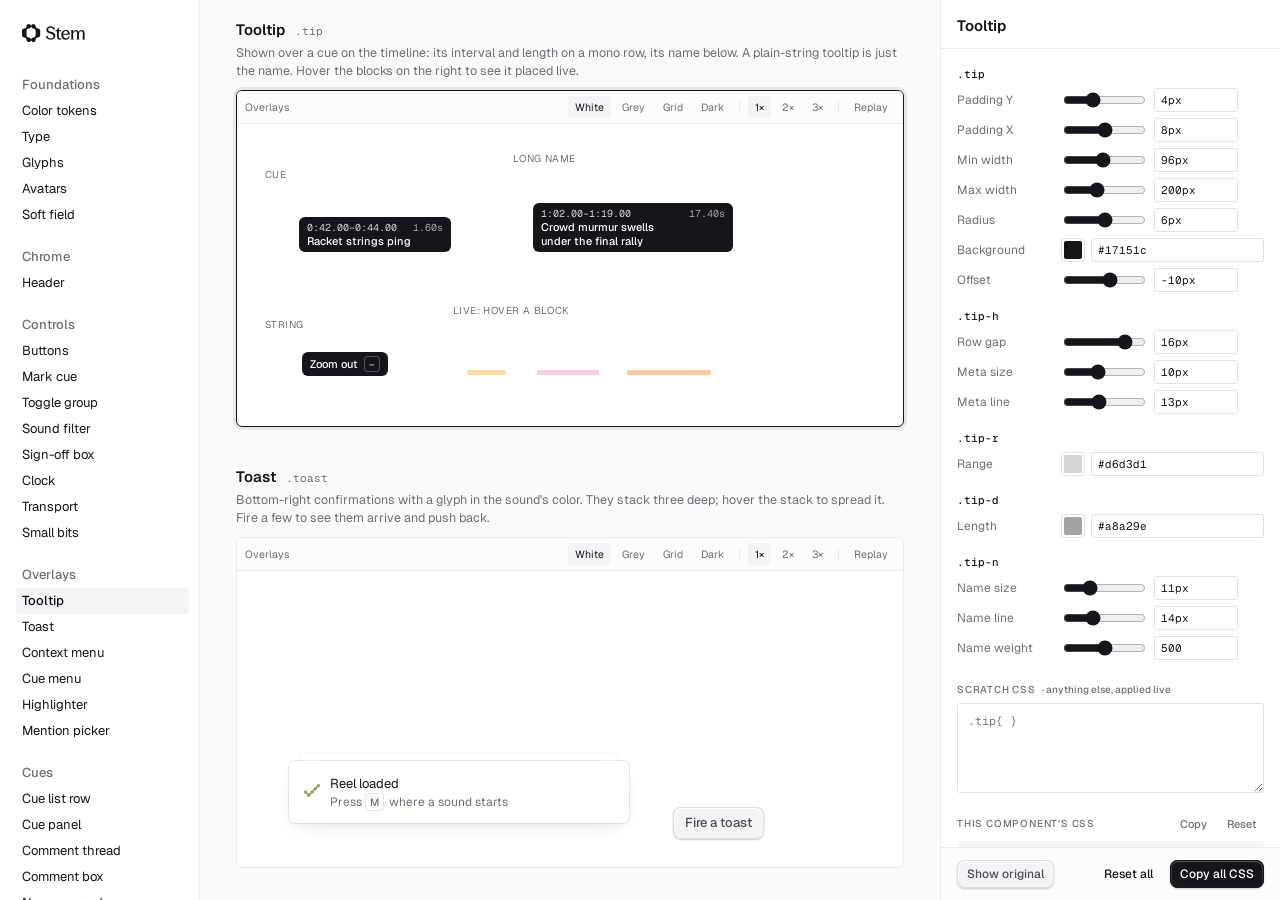
<file: demo/components.html>
<!doctype html><html lang="en"><head><meta charset="utf-8"><meta name="viewport" content="width=device-width,initial-scale=1">
<title>Stem components</title>
<link rel="preconnect" href="https://fonts.googleapis.com">
<link rel="stylesheet" href="https://fonts.googleapis.com/css2?family=Geist:wght@400;500;600&family=Geist+Mono:wght@400;500&family=Courier+Prime:wght@400;700&display=swap">
<!-- The board's real stylesheet: every component below is drawn with it, so what you see here is what the board shows.
     Tweaks made on this page go into <style id="L-tweaks"> (after it) and are kept in this browser; copy them into film-cut.css when they're right. -->
<link rel="stylesheet" href="../assets/film-cut.css">
<style>
/* ---------- library chrome: everything prefixed L- so it never collides with the board's own classes ---------- */
body.L{display:grid;grid-template-columns:200px minmax(0,1fr) 340px;height:100dvh;min-height:0;padding:0;overflow:hidden;background:#fafafb}
.L-nav{overflow-y:auto;padding:18px 10px 40px 16px;border-right:1px solid var(--border);background:#fff;scrollbar-width:thin}
.L-brand{display:flex;align-items:center;padding:4px 6px 12px}
.L-brand .logo{height:22px;width:auto}
.L-nav h6{margin:20px 6px 4px;font:500 13px/18px var(--f-sans);color:var(--muted-foreground)}
.L-nav a{display:flex;align-items:center;gap:6px;padding:4px 6px;border-radius:3px;color:var(--foreground);text-decoration:none;font-size:13px;line-height:18px}
.L-nav a:hover{background:var(--accent)}
.L-nav a.on{background:var(--accent);color:var(--foreground);font-weight:500}
.L-nav a i{margin-left:auto;width:5px;height:5px;border-radius:50%;background:var(--hardfx);display:none}
.L-nav a.mod i{display:block}
.L-main{position:relative;overflow-y:auto;padding:28px 36px 120px;scroll-behavior:smooth;scrollbar-width:thin}
.L-intro{max-width:720px;margin:0 0 28px}
.L-intro h1{margin:0 0 6px;font-size:22px;line-height:28px;font-weight:600;letter-spacing:-.01em}
.L-intro p{margin:0;text-wrap:pretty;color:var(--muted-foreground);font-size:13.5px;line-height:20px}
.L-sec{margin:0 0 40px;scroll-margin-top:20px}
.L-sh{display:flex;align-items:baseline;gap:10px;margin:0 0 4px;cursor:pointer}
.L-sh h2{margin:0;font-size:15px;line-height:20px;font-weight:600}
.L-sh code{font:400 11px var(--f-mono);color:var(--muted-foreground)}
.L-sd{margin:0 0 10px;text-wrap:pretty;max-width:680px;font-size:12.5px;line-height:18px;color:var(--muted-foreground)}
.L-frame{border:1px solid var(--border);border-radius:6px;background:#fff;overflow:hidden;transition:box-shadow .15s,border-color .15s}
.L-sec.sel .L-frame{border-color:var(--foreground);box-shadow:0 0 0 3px color-mix(in srgb,var(--foreground) 8%,transparent)}
.L-bar{display:flex;align-items:center;gap:4px;padding:5px 8px;border-bottom:1px solid var(--border);background:#fcfcfd;font:400 10.5px var(--f-sans);color:var(--muted-foreground)}
.L-bar .sp{flex:1}
.L-bar button{height:22px;padding:0 7px;border:0;background:none;font:inherit;color:inherit;cursor:pointer}
.L-bar button:hover{background:var(--accent);color:var(--foreground)}
.L-bar button[aria-pressed=true]{background:var(--accent);color:var(--foreground)}
.L-bar .sep{width:1px;height:12px;background:var(--border);margin:0 4px}
.L-stage{position:relative;padding:28px;overflow:auto;transform:translateZ(0)}
.L-stage.bg-grey{background:#f4f4f7}
.L-stage.bg-grid{background-color:#fff;background-image:linear-gradient(#f0f0f3 1px,transparent 1px),linear-gradient(90deg,#f0f0f3 1px,transparent 1px);background-size:8px 8px}
.L-stage.bg-dark{background:#1b1a20}
.L-zoom{zoom:1;transform-origin:0 0}
.L-row{display:flex;flex-wrap:wrap;align-items:flex-start;gap:28px}
.L-v{display:flex;flex-direction:column;align-items:flex-start;gap:10px}
.L-v>small{font:400 10px/14px var(--f-sans);letter-spacing:.04em;color:var(--muted-foreground);text-transform:uppercase}
.L-fix{position:relative;transform:translateZ(0)}
/* tokens */
.L-sws{display:grid;grid-template-columns:repeat(auto-fill,minmax(118px,1fr));gap:12px}
.L-sw{display:flex;flex-direction:column;gap:6px;font:400 10.5px/14px var(--f-sans);color:var(--muted-foreground)}
.L-sw span{height:48px;border-radius:4px;background:var(--v);box-shadow:inset 0 0 0 1px rgba(0,0,0,.06)}
.L-sw b{font-weight:500;color:var(--foreground)}
.L-type p{margin:0 0 14px}
/* the tweak panel */
.L-panel{display:flex;flex-direction:column;min-height:0;border-left:1px solid var(--border);background:#fff}
.L-ph{flex:none;padding:16px 16px 12px;border-bottom:1px solid var(--border)}
.L-ph small{display:block;font:500 10px/14px var(--f-sans);letter-spacing:.08em;text-transform:uppercase;color:var(--muted-foreground)}
.L-ph b{display:block;font-size:15px;font-weight:600}
.L-ph .L-acts{display:flex;gap:6px;margin-top:10px}
.L-pb{flex:1;min-height:0;overflow-y:auto;padding:4px 16px 16px;scrollbar-width:thin}
.L-g{margin-top:14px}
.L-g>code{display:block;margin-bottom:4px;font:500 11px var(--f-mono);color:var(--foreground);word-break:break-all}
.L-k{display:grid;grid-template-columns:96px minmax(0,1fr) 18px;align-items:center;gap:8px;min-height:30px}
.L-k label{font-size:12px;color:var(--muted-foreground);white-space:nowrap;overflow:hidden;text-overflow:ellipsis}
.L-k.mod label{color:var(--foreground);font-weight:500}
.L-k.mod label::before{content:"";display:inline-block;width:5px;height:5px;margin-right:5px;border-radius:50%;background:var(--hardfx);vertical-align:1px}
.L-ctl{display:flex;align-items:center;gap:6px;min-width:0}
.L-ctl input[type=range]{flex:1;min-width:0;accent-color:var(--foreground)}
.L-ctl input[type=text]{width:84px;flex:none;height:24px;padding:0 6px;border:1px solid var(--input);border-radius:3px;font:400 11px var(--f-mono);color:var(--foreground);background:#fff;outline:none}
.L-ctl input[type=text].w{flex:1;width:auto}
.L-ctl input[type=text]:focus{border-color:var(--foreground)}
.L-ctl input[type=color]{flex:none;width:24px;height:24px;padding:0;border:1px solid var(--input);border-radius:3px;background:none;cursor:pointer}
.L-ctl input[type=color]::-webkit-color-swatch-wrapper{padding:2px}.L-ctl input[type=color]::-webkit-color-swatch{border:0;border-radius:2px}
.L-rs{width:18px;height:18px;padding:0;border:0;background:none;color:var(--muted-foreground);cursor:pointer;font-size:12px;visibility:hidden}
.L-k.mod .L-rs{visibility:visible}
.L-rs:hover{color:var(--foreground)}
.L-none{margin:14px 0 0;font-size:12.5px;line-height:18px;color:var(--muted-foreground)}
.L-pt{margin:20px 0 6px;font:500 10px/14px var(--f-sans);letter-spacing:.08em;text-transform:uppercase;color:var(--muted-foreground);display:flex;align-items:center;gap:6px}
.L-pt button{margin-left:auto}
.L-scr{display:block;width:100%;min-height:90px;padding:8px 10px;border:1px solid var(--input);border-radius:3px;font:400 11.5px/17px var(--f-mono);color:var(--foreground);background:#fff;resize:vertical;outline:none}
.L-scr:focus{border-color:var(--foreground)}
.L-out{margin:0;padding:10px;max-height:240px;overflow:auto;border-radius:3px;background:#f6f6f8;font:400 11px/16px var(--f-mono);white-space:pre-wrap;word-break:break-all;color:var(--foreground)}
.L-out:empty::before{content:"No changes yet.";color:var(--muted-foreground)}
.L-pf{flex:none;display:flex;flex-wrap:wrap;gap:6px;padding:12px 16px;border-top:1px solid var(--border);background:#fcfcfd}
.L-pf .btn,.L-ph .btn{height:28px;font-size:12px;padding:0 10px}
.L-pf .grow{flex:1}
.L-hold{user-select:none;-webkit-user-select:none}
body.L-orig #L-tweaks{display:none}
@media (max-width:1100px){body.L{grid-template-columns:minmax(0,1fr) 300px}.L-nav{display:none}.L-main{padding:20px 20px 100px}}
@media (max-width:700px){body.L{display:block;height:auto;overflow:visible}.L-main{overflow:visible}.L-panel{position:sticky;bottom:0;max-height:45vh;border-left:0;border-top:1px solid var(--border)}}
</style>
<style id="L-tweaks"></style>
<style id="L-scratch"></style>
</head>
<body class="L">
<nav class="L-nav" id="nav"></nav>
<main class="L-main" id="main">
  <div class="L-intro"><h1>Components</h1>
    <p>Every piece of the board, drawn with the board's own stylesheet (<code>assets/film-cut.css</code>). Click a component to tune it on the right; changes apply live and stay in this browser. When something's right, copy its CSS and paste it at the end of <code>film-cut.css</code>. Hold <b>Show original</b> to compare.</p></div>
  <div id="secs"></div>
</main>
<aside class="L-panel" id="panel">
  <div class="L-ph"><b id="pName">Pick a component</b></div>
  <div class="L-pb" id="pBody"></div>
  <div class="L-pf"><button class="btn btn-outline L-hold" id="orig" title="Hold to see the board without your tweaks">Show original</button><span class="grow"></span><button class="btn btn-ghost" id="resetAll">Reset all</button><button class="btn btn-default" id="copyAll">Copy all CSS</button></div>
</aside>
<div class="toasts" id="toasts" aria-live="polite"></div>
<script src="../assets/engine.js"></script>
<script>
(()=>{ /* everything here is scoped so it never collides with engine.js's globals */
const tipHTML=t=>typeof t==="string"?(m=>m?`<span class="tip-n">${esc(m[1])}<kbd>${esc(m[2])}</kbd></span>`:`<span class="tip-n">${esc(t)}</span>`)(t.match(/^(.*?)\s*\((?!\d+\))([^()]{1,6})\)$/)):`<span class="tip-h"><span class="tip-r">${esc(t.r)}</span>${t.d?`<span class="tip-d">${esc(t.d)}</span>`:""}</span><span class="tip-n">${esc(t.n)}</span>`;
/* ---------- sample content ---------- */
const P=k=>`<span class="av" style="--c:var(${PEOPLE[k].c})" title="${PEOPLE[k].n}"></span>`;
const cv=(key,c="--muted-foreground",w=16,o="")=>`<canvas class="g" data-g="${key}" data-c="${c}" ${o} style="width:${w}px;height:${w}px" aria-hidden="true"></canvas>`;
const SOUNDS=Object.keys(CATS);
const ci=(cls,c,name,t,n,glyph="seed",osa="")=>`<button class="ci ${cls}" style="--c:var(--${c})">${cv(glyph,cls.includes("in")||cls.includes("hot")?"--"+c:"--muted-foreground")}<span class="lbl">${osa?`<i class="osa">${osa}</i>`:""}${name}</span>${n?`<span class="cmc${n<0?" open":""}">${ICON.comment}${Math.abs(n)}</span>`:"<span></span>"}<span class="tcs">${t}</span></button>`;
const msg=(by,when,text,at)=>`<div class="msg">${P(by)}<div><div class="who"><span>${PEOPLE[by].n}</span><small>${when}</small></div>${at?`<div class="at">${at}</div>`:""}<p>${fmtText(text)}</p></div></div>`;
const thread=(open)=>`<div class="th${open?" open":""}"><div class="th-h" role="button" tabindex="0">${msg("maya","2h","Can the ping ring out a touch longer? It's the moment she realises. @theo","0:43.20–0:44.00")}</div>
  ${open?`<div class="th-r">${msg("theo","1h","Yep, I'll let the tail breathe and pull the crowd under it.")}${msg("maya","12m","Perfect.")}</div>`:""}
  <div class="cft"><button class="tgl">${open?`Hide replies${ICON.up}`:`2 replies${ICON.down}`}</button><button class="tgl rp">Reply</button></div></div>`;
const LANE_Y={offscreen:18,props:42,cloth:66,footsteps:90,ambience:114},AXY=142;
const fm=(c,l,w,cls="")=>`<button class="fm ${cls}${c==="ambience"?" bed":""}" style="--c:var(--${c});left:${l}%;width:${w}%;top:${LANE_Y[c]}px"></button>`;
const timeline=()=>`<div class="tlg" style="width:100%"><div class="tll">${Object.keys(LANE_Y).map(c=>`<span class="${c==="props"?"live":""}" style="top:${LANE_Y[c]}px;height:24px;--c:var(--${c})"><i></i>${CATS[c]}</span>`).join("")}</div>
  <div class="ftl" style="height:${AXY+22}px">
    ${Object.keys(LANE_Y).map(c=>`<div class="lnl" style="top:${LANE_Y[c]}px;height:24px;--c:var(--${c})"></div>`).join("")}
    <div class="ax" style="top:${AXY}px"></div>
    ${[0,1,2,3,4,5,6,7,8,9,10].map(k=>`<i class="tk${k%5===0?" l":""}${k===0?" z":""}" style="left:${k*10}%;top:${AXY}px">${k%5===0?`<b>${mmss(k*6)}</b>`:""}</i>`).join("")}
    ${fm("offscreen",8,9)}${fm("offscreen",62,6)}
    ${fm("props",14,4)}${fm("props",37,6,"on")}${fm("props",71,3,"hot")}
    ${fm("cloth",22,12)}${fm("cloth",52,10,"sel")}
    ${fm("footsteps",5,7)}${fm("footsteps",30,5)}${fm("footsteps",78,12)}
    ${fm("ambience",0,58)}${fm("ambience",60,40)}
    <button class="fcl" style="--c:var(--footsteps);left:44%;width:6%;top:90px;height:24px"><span>4</span></button>
    <i class="fh" data-h="in" style="--c:var(--cloth);top:69px;left:52%;animation:none"></i><i class="fh" data-h="out" style="--c:var(--cloth);top:69px;left:62%;animation:none"></i>
    <div class="rng-ax" style="--c:var(--props);top:${AXY}px;left:37%;width:6%"></div>
    <div class="fph" style="top:12px;height:${AXY-10}px;left:40%"></div>
    <div class="fgh" style="left:83%"><b>0:49.00</b></div>
  </div></div>`;
const legend=(pick)=>`<div class="legend${pick?" filtering":""}">${SOUNDS.map(k=>`<button class="lg" aria-pressed="${k===pick}" style="--c:var(--${k})"><i></i><span>${CATS[k]}</span></button>`).join("")}</div>`;
const clock=(rec)=>`<div class="clock${rec?" rec":""}"><div class="clock-in"><span class="tc face">0:43.20</span><span class="tc face rec">1.60s</span></div></div>`;
const mark=(on)=>`<button class="btn mkb${on?" on":""}">${ICON.mark}<span>${on?"Set end":"Mark cue"}</span><kbd>M</kbd></button>`;
const script=()=>`<div class="pane ex" style="width:560px;max-width:100%;height:auto"><div class="sp-h"><span>Script</span><button class="btn btn-ghost sv">${ICON.down}Back to film<kbd>esc</kbd></button></div>
  <div class="doc" style="padding-bottom:12px"><section class="act"><button class="act-h"><svg class="chev" viewBox="0 0 16 16" fill="none" stroke="currentColor" stroke-width="1.6" stroke-linecap="round" stroke-linejoin="round"><path d="M4 6l4 4 4-4"/></svg><span class="nm"><i></i>Set Three</span><span class="bd">Final</span><span class="at">This reel</span></button>
  <div class="act-body"><div class="inner">
    <div class="row"><div class="gut"><div class="scene-no">42</div></div><div class="page"><p class="slug">EXT. FLUSHING MEADOWS — CENTER COURT — DAY</p>
      <p>The <span class="cue" style="--c:var(--ambience)">crowd hushes</span>. Tashi leans forward. Art bounces the ball, <span class="cue hot" style="--c:var(--props)">once, twice</span>, and tosses it high.</p>
      <p>Patrick <span class="cue now" style="--c:var(--footsteps)">shuffles his feet</span> on the baseline. His shirt <span class="cue off" style="--c:var(--cloth)">snaps in the wind</span>.</p>
      <p class="char">TASHI</p><p class="line">Come on.</p>
      <p><span class="cue flash" style="--c:var(--offscreen)">A horn sounds somewhere off court.</span></p></div></div>
  </div></div></section></div></div>`;
const panel=()=>`<div style="width:300px"><section class="dock up" style="max-height:none"><div class="panel">
  <div class="ch"><div class="tt"><b>Racket strings ping</b><small><span class="cpill" style="--c:var(--props)"><i></i>Props</span><span class="cmeta">0:42.00–0:44.00 · 1.60s</span></small></div><button class="btn btn-ghost btn-icon more">${ICON.more}</button><button class="btn btn-ghost btn-icon cls">${ICON.x}</button></div>
  <div class="cfix"><label class="cnote ed"><b>Director's note</b><textarea rows="2">Bright, a little metallic. It should cut through the crowd.</textarea></label>
    <div class="acts"><button class="sg">Approve</button></div></div>
    <div class="cbody"><div class="clist"><div class="clh">Comments</div>${thread(true)}${thread(false)}</div></div>
  <div class="compose">${P("maya")}<div class="cin"><textarea rows="1" placeholder="Comment at 0:43.20"></textarea><button class="btn send" disabled>${ICON.send}</button></div></div>
</div></section></div>`;
const ncCard=()=>`<div class="nc" style="--c:var(--props);position:relative;animation:none"><div class="nc-corner" aria-hidden="true">${cv("flower","--props",64,'class="nc-bg"').replace('class="g" ','')}</div>
  <div class="nc-h"><span>New cue</span><b>[0:42.00–0:44.00]</b><small>1.60s</small></div>
  <input class="nc-n" placeholder="What do we hear?" value="Racket strings ping">
  <div class="nc-c">${SOUNDS.map(k=>`<button class="nct" role="radio" aria-checked="${k==="props"}" style="--c:var(--${k})"${k==="offscreen"?' data-arrow="←"':""}>${cv(k==="props"?"bud":"seed","--"+k,14)}<span>${CATS[k]}</span></button>`).join("")}</div>
  <div class="nc-f"><button class="btn btn-ghost">Cancel</button><button class="btn btn-default">Add cue</button></div></div>`;
const V=(label,html)=>`<div class="L-v"><small>${label}</small>${html}</div>`;
const color=(l,v)=>({l,s:":root",p:v,t:"color"});
const px=(l,s,p,min,max,step=1,o={})=>({l,s,p,t:"range",min,max,step,u:"px",...o});
const num=(l,s,p,min,max,step=.05,o={})=>({l,s,p,t:"range",min,max,step,u:"",...o});
const txt=(l,s,p,o={})=>({l,s,p,t:"text",...o});
const col=(l,s,p,o={})=>({l,s,p,t:"color",...o});

/* ---------- the catalogue: group, name, the selectors it's built from, what it is, its markup (as states side by side), and its knobs ---------- */
const LIB=[
 {g:"Foundations",id:"colors",n:"Color tokens",sel:":root",d:"The board's palette. The sound colors run through the timeline, the list, highlights and glyphs, so changing one here changes it everywhere.",
  html:()=>`<div class="L-sws">${["--background","--foreground","--muted-foreground","--border","--input","--accent","--card","--link","--charcoal","--ambience","--footsteps","--props","--cloth","--offscreen","--hardfx","--score","--sky","--peach"].map(v=>`<div class="L-sw" style="--v:var(${v})"><span></span><b>${v}</b><em data-var="${v}"></em></div>`).join("")}</div>`,
  k:[...["--background","--foreground","--muted-foreground","--border","--input","--accent","--card","--link","--charcoal"].map(v=>color(v.slice(2),v)),...["--ambience","--footsteps","--props","--cloth","--offscreen","--hardfx","--score","--sky","--peach"].map(v=>color(v.slice(2),v))]},
 {g:"Foundations",id:"type",n:"Type",sel:":root",d:"Three faces: Geist for the interface, Geist Mono for labels and timecode, Courier Prime for the script.",
  html:()=>`<div class="L-type"><p style="font:600 22px/28px var(--f-sans)">Geist — the interface</p><p style="font:400 14px/20px var(--f-sans);color:var(--muted-foreground)">Mark where a sound starts and ends; the cue lands on its lane.</p><p style="font:500 11px/16px var(--f-mono);letter-spacing:.08em;text-transform:uppercase;color:var(--muted-foreground)">Geist Mono · timestamps · 0:42.60 – 0:44.20</p><p style="font:400 15px/28px var(--f-script)">Courier Prime — EXT. CENTER COURT — DAY</p></div>`,
  k:[txt("Sans",":root","--f-sans"),txt("Mono",":root","--f-mono"),txt("Script",":root","--f-script"),px("Radius",":root","--radius",0,12,1)]},
 {g:"Foundations",id:"glyphs",n:"Glyphs",sel:"canvas.g",d:"The 5×5 flower states from engine.js, stepped at 12fps. They're drawn on canvas, so they're shaped in the G table in engine.js rather than in CSS; use Replay to rerun the one-shots.",
  html:()=>`<div class="L-row">${Object.keys(G).map(k=>V(k,`<div style="display:flex;gap:14px;align-items:center">${cv(k,"--foreground",16,k==="garden"?'data-n="5" data-base=".14"':"")}${cv(k,"--props",32,k==="garden"?'data-n="5" data-base=".14"':"")}${cv(k,"--ambience",56,k==="garden"?'data-n="5" data-base=".14"':"")}</div>`)).join("")}</div>`,k:[]},
 {g:"Foundations",id:"avatars",n:"Avatars",sel:".av",d:"People are dotted discs in their color.",
  html:()=>`<div class="L-row">${Object.keys(PEOPLE).map(k=>V(PEOPLE[k].r,`<div style="display:flex;gap:10px;align-items:center">${P(k)}<span style="font-size:13px">${PEOPLE[k].n}</span></div>`)).join("")}</div>`,
  k:[px("Size",".av","width",12,48,1,{also:"height"})]},
 {g:"Foundations",id:"soft",n:"Soft field",sel:".sf i",d:"Stacks of grained, translucent shapes that sit behind the gate and the empty side panel.",
  html:()=>`<div class="L-sf" style="position:relative;height:220px;border-radius:4px;overflow:hidden"></div>`,
  init:s=>softField(s.querySelector(".L-sf"),{cols:9,seed:7}),
  k:[num("Shape opacity",".sf i","opacity",0,1,.05)]},

 {g:"Chrome",id:"header",n:"Header",sel:"header.top",d:"The board's top bar: the progress garden and board name, the Stem logo, and the meta (new reel, who you're working as, takes, side panel toggle).",
  html:()=>`<header class="top" style="width:100%"><div class="brand">${cv("garden","--foreground",16,'data-n="5" data-base=".14"')}<span class="crumb"><button class="ttl">Challengers reel 6</button></span></div><a class="logo-l" href="#" onclick="return false">${LOGO}</a><div class="meta"><button class="lk">New reel</button><div class="toggles"><button class="tg" aria-pressed="true">Director</button><button class="tg" aria-pressed="false">Sound designer</button></div><span>Takes <b>4/12</b></span><button class="sidet" aria-expanded="true"><svg viewBox="0 0 16 16" fill="none" stroke="currentColor" stroke-width="1.3"><rect x="2" y="3" width="12" height="10" rx="1.5"/><path d="M10 3v10"/><path class="fill" d="M10 3h2.5a1.5 1.5 0 0 1 1.5 1.5v7a1.5 1.5 0 0 1-1.5 1.5H10z"/></svg></button></div></header>`,
  k:[px("Font size","header.top","font-size",8,16,.5),px("Tracking","header.top","letter-spacing",0,3,.1),px("Padding Y","header.top","padding-block",4,32),px("Logo height",".logo-l .logo","height",12,40),col("Crumb",".crumb","color")]},

 {g:"Controls",id:"buttons",n:"Buttons",sel:".btn",d:"Tactile buttons from the portfolio: primary (default) and raised (outline) are a fill, a 1px inner ring, a soft white glow, a top-lit stroke and a 1px drop; press squeezes and the drop sinks. Ghost and icon buttons stay flat.",
  html:()=>`<div class="L-row">${V("primary",`<button class="btn btn-default">Add cue</button>`)}${V("raised",`<button class="btn btn-outline">Cancel</button>`)}${V("ghost",`<button class="btn btn-ghost">${ICON.down}Back to film</button>`)}${V("icon",`<div style="display:flex;gap:4px"><button class="btn btn-ghost btn-icon">${ICON.more}</button><button class="btn btn-ghost btn-icon">${ICON.x}</button><button class="btn btn-ghost btn-icon">${ICON.prev}</button><button class="btn btn-ghost btn-icon">${ICON.next}</button></div>`)}${V("disabled",`<div style="display:flex;gap:8px"><button class="btn btn-default" disabled>Add cue</button><button class="btn btn-outline" disabled>Cancel</button></div>`)}</div>`,
  k:[px("Height",".btn","height",20,48),px("Padding X",".btn","padding-inline",4,24),px("Font size",".btn","font-size",10,18,.5),num("Weight",".btn","font-weight",300,700,100),px("Radius",":root","--tac-r",0,20),px("Ghost radius",":root","--tac-r-sm",0,20),num("Drop",":root","--tac-drop-a",0,.6,.01),col("Raised fill",":root","--tac-raised-fill"),col("Raised ring",":root","--tac-raised-ring"),col("Raised text",":root","--tac-raised-text"),num("Raised glow",":root","--tac-raised-glow-a",0,1,.02),num("Raised top",":root","--tac-raised-stroke-top",0,1,.02),col("Raised hover",":root","--tac-raised-hover-fill"),col("Hover ring",":root","--tac-raised-hover-ring"),col("Primary fill",":root","--tac-primary-fill"),col("Primary ring",":root","--tac-primary-ring"),num("Primary glow",":root","--tac-primary-glow-a",0,1,.02),num("Primary top",":root","--tac-primary-stroke-top",0,1,.02),col("Primary hover",":root","--tac-primary-hover-fill"),col("Well fill",":root","--tac-well-fill")]},
 {g:"Controls",id:"mark",n:"Mark cue",sel:".mkb",d:"The heaviest control on the transport. Press M at a sound's start, again at its end; while marking it reads Set end.",
  html:()=>`<div class="L-row">${V("idle",mark(false))}${V("marking",mark(true))}</div>`,
  k:[px("Height",".mkb","height",24,48),px("Padding L",".mkb","padding-left",4,24),px("Padding R",".mkb","padding-right",4,24),px("Gap",".mkb","gap",2,16),px("Font size",".mkb","font-size",10,18,.5),px("Tracking",".mkb","letter-spacing",0,2,.05),col("Background",".mkb","background-color"),col("Text",".mkb","color"),col("Marking bg",".mkb.on","background-color",{r:".mkb.on"}),col("Key bg",".mkb kbd","background-color"),col("Key text",".mkb kbd","color"),px("Key size",".mkb kbd","height",12,26,1,{also:"min-width"})]},
 {g:"Controls",id:"toggles",n:"Toggle group",sel:".tg",d:"Who you're working as, in the header. The pressed one gets a soft fill.",
  html:()=>`<div class="toggles"><button class="tg" aria-pressed="true">Director</button><button class="tg" aria-pressed="false">Sound designer</button></div>`,
  k:[px("Height",".tg","height",18,40),px("Padding X",".tg","padding-inline",2,20),px("Font size",".tg","font-size",10,16,.5),col("Pressed bg",'.tg[aria-pressed="true"]',"background-color",{r:'.tg[aria-pressed="true"]'}),col("Text",".tg","color")]},
 {g:"Controls",id:"legend",n:"Sound filter",sel:".legend .lg",d:"Five color dots balancing Mark cue across the transport. Pick one to show only that sound; its name slides out beside it.",
  html:()=>`<div class="L-row">${V("all",legend())}${V("filtered to props",legend("props"))}</div>`,
  k:[px("Dot",".legend .lg i","width",4,14,.5,{also:"height"}),px("Height",".legend .lg","height",18,40),px("Padding X",".legend .lg","padding-inline",2,14),px("Font size",".lg","font-size",10,15,.5),num("Dimmed",".legend.filtering .lg:not([aria-pressed=true])","opacity",0,1,.05,{r:'.legend.filtering .lg:not([aria-pressed=true])'})]},
 {g:"Controls",id:"signoff",n:"Sign-off box",sel:".sg",d:"One per cue: the director approves, the sound designer confirms. Each sees only their own. The button is the toggle: signed, it sits pressed in with a check.",
  html:()=>`<div class="L-row">${V("open",`<button class="sg">Approve</button>`)}${V("signed",`<button class="sg on">${ICON.check}Approved</button>`)}</div>`,
  k:[px("Height",".sg","height",22,44),px("Padding X",".sg","padding-inline",4,20),px("Gap",".sg","gap",2,16),px("Font size",".sg","font-size",10,16,.5),px("Check",".sg svg","width",8,20,1,{also:"height",r:".sg.on svg"}),col("Border",".sg","border-color"),col("Signed text",".sg.on","color",{r:".sg.on"})]},
 {g:"Controls",id:"clock",n:"Clock",sel:".clock",d:"The reel's time; while marking it turns over like a drum to show the cue's running length.",
  html:()=>`<div class="L-row">${V("time",clock(false))}${V("marking",clock(true))}</div>`,
  k:[px("Font size",".clock .face","font-size",10,22,.5),txt("Weight",".clock .face","font-weight"),col("Time",".clock .face","color"),col("Stopwatch",".clock .face.rec","color",{r:".clock .face.rec"})]},
 {g:"Controls",id:"transport",n:"Transport",sel:".ctl",d:"Mark cue, the clock and the sound filter together, and the second row that opens under them when a cue is selected.",
  html:()=>`<div class="tp" style="width:640px;max-width:100%"><div class="ctl"><div class="ctl-l">${mark(false)}</div><div class="ctl-m">${clock(false)}</div>${legend()}</div>
    <div class="tlh on"><span id="tlR"><b>[0:42.00–0:44.00]</b> 1.60s</span><span class="tlh-r"><span id="tlL">Racket strings ping</span><span class="skip"><button class="btn btn-ghost btn-icon sk">${ICON.prev}</button><button class="btn btn-ghost btn-icon sk">${ICON.next}</button></span></span></div></div>`,
  k:[px("Row gap",".ctl","gap",0,32),px("Row height",".ctl","min-height",20,48),px("2nd row gap",".tlh.on","margin-top",0,20,1,{r:".tlh.on"}),px("2nd row size",".tlh #tlR","font-size",9,15,.5),px("Skip size",".skip .sk","width",16,36,1,{also:"height"})]},
 {g:"Controls",id:"bits",n:"Small bits",sel:"kbd, .cmc, .chip, .rx, .badge, .stc",d:"Keycaps, the comment count on a cue row, chips, reactions, badges and status chips. Chips, the badge and status are marked unused: nothing on the board draws them today (chips and status came from the old script view; the badge was never placed).",
  html:()=>`<div class="L-row">${V("kbd",`<span>Press <kbd>M</kbd> <kbd>esc</kbd> <kbd>⌘Z</kbd></span>`)}${V("comment count",`<div style="display:flex;gap:8px"><span class="cmc">${ICON.comment}2</span><span class="cmc open">${ICON.comment}3</span></div>`)}${V("chips · unused",`<div class="chips"><button class="chip" style="--c:var(--props)"><i></i>Props</button><button class="chip" aria-pressed="true" style="--c:var(--cloth)"><i></i>Cloth</button></div>`)}${V("reactions",`<div class="rxs" style="margin:0"><span class="rx">👍<b>2</b></span><span class="rx" aria-pressed="true">🎧<b>1</b></span></div>`)}${V("badge · unused",`<span class="badge" style="--c:var(--ambience)"><i></i>Ambience</span>`)}${V("status · unused",`<button class="stc" style="--c:var(--ambience)"><i></i>Recorded</button>`)}</div>`,
  k:[px("kbd size","kbd","font-size",8,14,.5),px("kbd padding","kbd","padding-inline",0,10),col("kbd border","kbd","border-color"),px("count size",".cmc","font-size",8,14,.5),col("count open",".cmc.open","color",{r:".cmc.open"}),px("chip size",".chip","font-size",9,15,.5)]},

 {g:"Overlays",id:"tooltip",n:"Tooltip",sel:".tip",d:"Shown over a cue on the timeline: its interval and length on a mono row, its name below. A plain-string tooltip is just the name. Hover the blocks on the right to see it placed live.",
  html:()=>`<div class="L-row" style="align-items:flex-end">${V("cue",`<div class="L-fix" style="width:220px;height:84px"><div class="tip" style="left:110px;top:70px;animation:none"><span class="tip-h"><span class="tip-r">0:42.00–0:44.00</span><span class="tip-d">1.60s</span></span><span class="tip-n">Racket strings ping</span></div></div>`)}${V("long name",`<div class="L-fix" style="width:240px;height:100px"><div class="tip" style="left:120px;top:86px;animation:none"><span class="tip-h"><span class="tip-r">1:02.00–1:19.00</span><span class="tip-d">17.40s</span></span><span class="tip-n">Crowd murmur swells under the final rally</span></div></div>`)}${V("string",`<div class="L-fix" style="width:160px;height:56px"><div class="tip" style="left:80px;top:44px;animation:none"><span class="tip-n">Zoom out<kbd>−</kbd></span></div></div>`)}${V("live: hover a block",`<div class="L-fix L-tiplive" style="width:280px;height:70px;padding-top:40px"><div style="position:relative;height:24px">${[["props",5,14,"Ball bounce","0:12.00–0:13.00","0.80s"],["cloth",30,22,"Shirt snaps in the wind","0:20.00–0:24.00","3.60s"],["footsteps",62,30,"Shuffle on the baseline","0:31.00–0:36.00","5.20s"]].map(([c,l,w,n,r,d])=>`<button class="fm" data-tip='${JSON.stringify({r,d,n})}' style="--c:var(--${c});left:${l}%;width:${w}%;top:0;height:24px;margin-top:0"></button>`).join("")}</div></div>`)}</div>`,
  init:s=>{let t=null,off=-1e9;s.querySelectorAll("[data-tip]").forEach(b=>{b.addEventListener("pointerenter",()=>{const warm=!!t||performance.now()-off<400;t?.remove();const host=b.closest(".L-fix"),r=b.getBoundingClientRect(),h=host.getBoundingClientRect(),z=parseFloat(getComputedStyle(b.closest(".L-zoom")).zoom)||1;t=document.createElement("div");t.className="tip"+(warm?" now":"");t.innerHTML=tipHTML(JSON.parse(b.dataset.tip));t.style.left=(r.left-h.left)/z+Math.min(r.width/z/2,40)+"px";t.style.top=(r.top-h.top)/z-4+"px";host.appendChild(t);b.classList.add("hot")});b.addEventListener("pointerleave",()=>{if(t)off=performance.now();t?.remove();t=null;b.classList.remove("hot")})})},
  k:[px("Padding Y",".tip","padding-top",0,12,1,{also:"padding-bottom"}),px("Padding X",".tip","padding-left",0,16,1,{also:"padding-right"}),px("Min width",".tip","min-width",0,200),px("Max width",".tip","max-width",100,360),px("Radius",".tip","border-radius",0,12),col("Background",".tip","background-color"),px("Offset",".tip","margin-top",-24,0),px("Row gap",".tip-h","gap",0,20),px("Meta size",".tip-h","font-size",8,13,.5),px("Meta line",".tip-h","line-height",8,20,.5),col("Range",".tip-r","color"),col("Length",".tip-d","color"),px("Name size",".tip-n","font-size",9,16,.5),px("Name line",".tip-n","line-height",10,22,.5),num("Name weight",".tip-n","font-weight",300,700,100)]},
 {g:"Overlays",id:"toast",n:"Toast",sel:".toast",d:"Bottom-right confirmations with a glyph in the sound's color. They stack three deep; hover the stack to spread it. Fire a few to see them arrive and push back.",
  html:()=>`<div class="L-row" style="align-items:flex-end"><div class="L-fix" style="width:380px;height:240px"><div class="toasts"></div></div><button class="btn btn-outline L-fire">Fire a toast</button></div>`,
  init:s=>{const box=s.querySelector(".toasts"),mk=(m,sub,key,c)=>{const t=document.createElement("div");t.className="toast";t.innerHTML=`<canvas class="g" style="width:16px;height:16px"></canvas><div>${m}<small>${sub}</small></div>`;return [t,key,c]},
    add=([t,key,c],life)=>{stackToast(box,t,life);glyph(t.querySelector("canvas"),key,{color:c})};
    add(mk("Undone: trim cue","<kbd>⇧⌘Z</kbd> to redo","seed","--score"),0);add(mk("Reel loaded","Press <kbd>M</kbd> where a sound starts","set","--ambience"),0);
    const F=[["Script added","14 scenes · Set Three","set","--props"],["Cue added [0:12.40 – 0:14.00]","Footsteps","set","--footsteps"],["Comment approved","Softer on the landing","check","--cloth"]];let n=0;
    s.querySelector(".L-fire").onclick=()=>add(mk(...F[n++%F.length]),3200)},
  k:[px("Padding Y",".toast","padding-top",4,24,1,{also:"padding-bottom"}),px("Padding X",".toast","padding-left",4,24,1,{also:"padding-right"}),px("Min width",".toast","min-width",160,420),px("Gap",".toast","gap",4,20),px("Radius",".toast","border-radius",0,16),px("Font size",".toast","font-size",11,16,.5),px("Sub size",".toast small","font-size",9,14,.5),txt("Shadow",".toast","box-shadow",{w:1}),col("Border",".toast","border-color")]},
 {g:"Overlays",id:"ctx",n:"Context menu",sel:".ctx",d:"Right-click a cue (on the timeline, in the list or the script) to remove it.",
  html:()=>`<div class="L-fix" style="width:200px;height:50px"><div class="ctx" style="left:0;top:0;animation:none"><button type="button" class="danger">${ICON.x}Remove cue<kbd>del</kbd></button></div></div>`,
  k:[px("Min width",".ctx","min-width",100,260),px("Padding",".ctx","padding",0,10),px("Radius",".ctx","border-radius",0,14),px("Item pad Y",".ctx button","padding-top",2,14,1,{also:"padding-bottom"}),px("Item font",".ctx button","font-size",11,16,.5),txt("Shadow",".ctx","box-shadow",{w:1})]},
 {g:"Overlays",id:"cmenu",n:"Cue menu",sel:".cmenu",d:"The ⋯ menu on the cue panel: rename, add a note, change its sound, remove it.",
  html:()=>`<div style="position:relative;width:200px;height:300px"><div class="cmenu" style="position:relative"><button>${ICON.pen}Rename</button><button>${ICON.clap}Add director's note</button><div class="mh">Sound</div>${SOUNDS.map(k=>`<button><i class="sw" style="--c:var(--${k})"></i>${CATS[k]}${k==="props"?`<span class="ck2">${ICON.check}</span>`:""}</button>`).join("")}<hr><button class="danger">${ICON.x}Remove cue<kbd>del</kbd></button></div></div>`,
  k:[px("Min width",".cmenu","min-width",120,260),px("Padding",".cmenu","padding",0,10),px("Radius",".cmenu","border-radius",0,14),px("Item pad Y",".cmenu button","padding-top",2,12,1,{also:"padding-bottom"}),px("Item font",".cmenu button","font-size",11,16,.5),px("Header size",".cmenu .mh","font-size",8,13,.5),col("Danger",".cmenu .danger","color")]},
 {g:"Overlays",id:"hl",n:"Highlighter",sel:".hl",d:"Floats over a text selection in the script: a dot per sound to make a new cue, and Attach when a cue is selected.",
  html:()=>`<div class="L-fix" style="width:320px;height:44px"><div class="hl" style="left:160px;top:0;animation:none">${SOUNDS.map(k=>`<button style="--c:var(--${k})"></button>`).join("")}<button class="att">Attach “Racket strings ping”</button></div></div>`,
  k:[px("Dot",".hl button","width",10,24,1,{also:"height"}),px("Gap",".hl","gap",2,14),px("Padding",".hl","padding",2,14),px("Radius",".hl","border-radius",0,999),px("Attach font",".hl .att","font-size",10,15,.5)]},
 {g:"Overlays",id:"mpop",n:"Mention picker",sel:".mpop",d:"Typing @ in a comment opens the people you can mention.",
  html:()=>`<div style="position:relative;width:280px;height:150px"><div class="mpop" style="bottom:auto;top:0;animation:none">${Object.keys(PEOPLE).map((k,i)=>`<button aria-selected="${i===1}">${P(k)}<span>${PEOPLE[k].n}</span><small>${PEOPLE[k].r}</small></button>`).join("")}</div></div>`,
  k:[px("Item pad",".mpop button","padding-top",2,12,1,{also:"padding-bottom"}),px("Font",".mpop button","font-size",11,16,.5),px("Avatar",".mpop .av","width",14,32,1,{also:"height"}),px("Radius",".mpop","border-radius",0,14)]},

 {g:"Cues",id:"list",n:"Cue list row",sel:".ci",d:"A row in the side panel. The cue at the playhead sits on a wash of its color; the selected one sits between brackets; hover lights its glyph.",
  html:()=>`<div style="width:300px;display:flex;flex-direction:column">${ci("","ambience","Crowd murmur","0:00.00",0)}${ci("in","props","Racket strings ping","0:42.00",-2,"bud")}${ci("sel","cloth","Shirt snaps in the wind","0:51.00",3,"check")}${ci("hot","footsteps","Shuffle on the baseline","0:58.00",0,"unfurl")}${ci("","offscreen","Horn off court","1:04.00",0,"seed","←")}</div>`,
  k:[px("Pad Y",".ci","padding-top",2,16,1,{also:"padding-bottom"}),px("Pad X",".ci","padding-left",2,16,1,{also:"padding-right"}),px("Gap",".ci","gap",2,18),px("Name size",".ci .lbl","font-size",11,16,.5),num("Name weight",".ci .lbl","font-weight",300,700,100),px("Time size",".ci .tcs","font-size",9,14,.5),num("Rest opacity",".ci","opacity",.2,1,.05),px("Bracket",".ci::before, .ci::after","width",2,10,1,{r:".ci.sel"}),px("Bracket line",".ci::before, .ci::after","border-width",.5,3,.25,{r:".ci.sel"})]},
 {g:"Cues",id:"panel",n:"Cue panel",sel:".dock",d:"The selected cue in the side column: name and timing, the director's note, your sign-off, then its comment threads and a box to add one.",
  html:panel,
  k:[px("Name size",".ch b","font-size",12,20,.5),num("Name weight",".ch b","font-weight",300,700,100),px("Meta size",".ch small","font-size",9,14,.5),px("Note size",".cnote.ed textarea","font-size",10,16,.5),px("Note label",".cnote b","font-size",9,14,.5),px("Section label",".clh","font-size",8,14,.5),px("Header pad top",".dock.up .ch","padding-top",0,24)]},
 {g:"Cues",id:"thread",n:"Comment thread",sel:".th",d:"Its opening message (click to open), the replies hanging off one thread line, then Reply.",
  html:()=>`<div class="L-row"><div style="width:300px">${V("open",thread(true))}</div><div style="width:300px">${V("closed",thread(false))}</div></div>`,
  k:[px("Avatar",".dock .msg .av, .msg .av","width",14,36,1,{also:"height",r:".msg .av"}),px("Name size",".msg .who","font-size",11,16,.5),px("Body size",".msg p","font-size",11,16,.5),px("Body line",".msg p","line-height",14,26,.5),col("Body color",".msg p","color"),px("Msg pad",".th .msg","padding-top",2,16),px("Reply indent",".th-r","padding-left",16,48),col("Thread line",".th-r::before","background-color",{r:".th-r"}),px("Footer size",".tgl","font-size",10,15,.5)]},
 {g:"Cues",id:"compose",n:"Comment box",sel:".cin",d:"The input at the bottom of the panel, the range bar a new comment points at, and the replying bar.",
  html:()=>`<div class="L-row"><div style="width:300px">${V("new comment",`<div class="compose" style="border:0">${P("maya")}<div class="cin"><textarea rows="1" placeholder="Comment at 0:43.20"></textarea><button class="btn send" disabled>${ICON.send}</button></div></div>`)}</div>
    <div style="width:300px">${V("pointing at a moment",`<div style="width:100%"><div class="rng"><span>At 0:43.20</span><button class="btn btn-ghost" data-act="setend">Extend to<b>0:44.00</b></button></div><div class="compose" style="border:0;padding-top:6px">${P("maya")}<div class="cin"><textarea rows="1" placeholder="What should change here?"></textarea><button class="btn send" disabled>${ICON.send}</button></div></div></div>`)}</div>
    <div style="width:300px">${V("replying",`<div style="width:100%"><div class="rng rto"><span>Replying to <b>Maya Ortiz</b> · Can the ping ring out…</span><button class="btn btn-ghost btn-icon">${ICON.x}</button></div></div>`)}</div></div>`,
  k:[px("Pad L",".cin","padding-left",2,18),px("Radius",".cin","border-radius",0,14),col("Border",".cin","border-color"),px("Text size",".cin textarea","font-size",11,16,.5),px("Send",".cin .btn.send","width",18,40,1,{also:"height"}),col("Send bg",".cin .btn.send","background-color"),px("Range font",".rng","font-size",9,14,.5)]},
 {g:"Cues",id:"newcue",n:"New cue card",sel:".nc",d:"After marking: name the cue and pick its sound from a tile. The sound's flower blooms in the corner.",
  html:ncCard,
  k:[px("Width",".nc","width",320,560),px("Padding",".nc","padding",6,28),px("Gap",".nc","gap",4,20),px("Radius",".nc","border-radius",0,16),px("Name size",".nc-n","font-size",12,24,.5),px("Name height",".nc-n","height",28,56),px("Tile pad",".nc-c .nct","padding",2,16),px("Tile font",".nc-c .nct","font-size",10,15,.5),px("Tile radius",".nct","border-radius",0,12),px("Tile gap",".nc-c","gap",2,14),num("Flower",".nc .nc-bg","opacity",0,1,.02)]},
 {g:"Cues",id:"clip",n:"Clip thumbnail and trim",sel:".clipslot",d:"In script view the cue card opens on its clip (click to go back to the film), then a trim strip for fine timing.",
  html:()=>`<div class="pop" style="position:relative;width:330px;cursor:default;transition:none"><div class="panel"><div class="clipslot" style="background:linear-gradient(135deg,#2b3a2e,#53664a 60%,#c9b77d)"><span class="cliptag"><i></i>0:42.00–0:44.00</span><button class="btn btn-icon pz">${ICON.play}</button><span class="bk2" style="opacity:1;transform:none">${ICON.film}Back to film</span></div>
    <div class="trim"><span>In <b>0:42.60</b></span><div class="trk" style="--c:var(--props)"><div class="win" style="left:28%;width:40%"></div><i class="hd" data-h="in" style="left:28%"></i><i class="hd" data-h="out" style="left:68%"></i><i class="tph" style="left:46%"></i></div><span>Out <b>0:44.20</b></span></div><div style="height:12px"></div></div></div>`,
  k:[px("Clip radius",".pop .clipslot","border-radius",0,20),px("Clip margin",".clipslot","margin",0,14),px("Tag size",".cliptag","font-size",8,14,.5),px("Trim height",".trim .trk","height",14,36),px("Window h",".trim .win","height",6,24),px("Handle w",".trim .hd","width",2,10),px("Card radius",".pop .panel","border-radius",0,24)]},

 {g:"Timeline",id:"timeline",n:"Timeline lanes",sel:".ftl",d:"A lane per sound, named in the gutter. Cues are blocks: resting, lit while they sound (props), hovered, selected between brackets (cloth), a cluster of tiny ones (footsteps), the ambience bed striped. Playhead, the current cue's range on the axis, and a ghost playhead on hover.",
  html:timeline,
  k:[px("Block top",".ftl .fm::before","top",0,12,1,{r:".ftl .fm:not(.bed):not(.on):not(.sel):not(.hot)"}),px("Block height",".ftl .fm::before","height",2,20,1,{r:".ftl .fm:not(.bed):not(.on):not(.sel):not(.hot)"}),px("Block radius",".ftl .fm::before","border-radius",0,10,1,{r:".ftl .fm:not(.bed):not(.on):not(.sel):not(.hot)"}),px("Lit height",".ftl .fm.on::before","height",4,22,1,{r:".ftl .fm.on"}),px("Lit top",".ftl .fm.on::before","top",0,12,1,{r:".ftl .fm.on"}),px("Sel height",".ftl .fm.sel::before","height",4,24,1,{r:".ftl .fm.sel"}),px("Sel top",".ftl .fm.sel::before","top",0,12,1,{r:".ftl .fm.sel"}),txt("Sel ring",".ftl .fm.sel::before","box-shadow",{w:1,r:".ftl .fm.sel"}),px("Bracket w",".fh","width",1,10,.5),px("Bracket line",".fh","border-width",.5,3,.25),px("Playhead",".ftl .fph","width",1,4,.5),px("Label size",".tll span","font-size",8,13,.5),px("Gutter",".tlg","grid-template-columns",40,120,1,{fmt:v=>`${v}px minmax(0,1fr)`,parse:s=>parseFloat(s)}),px("Tick size",".ftl .tk","font-size",8,13,.5)]},
 {g:"Timeline",id:"nav",n:"Navigator and zoom",sel:".tnv",d:"Under the lanes: − and +, the whole reel in miniature with a window on what's showing (drag it, or its ends), and the zoom presets.",
  html:()=>`<div class="tlg tzr" style="width:100%"><div class="tzb"><button class="btn btn-ghost">−</button><button class="btn btn-ghost">+</button></div><div class="tnvw"><div class="tnv"><canvas class="L-tnc"></canvas><i class="tnp" style="left:40%"></i><div class="tnw live" style="left:30%;width:28%"><i data-e="in"></i><i data-e="out"></i></div></div><b class="tnl" style="left:30%">0:18.00–0:35.00</b></div><div class="tzp"><button class="btn btn-ghost">10s</button><button class="btn btn-ghost">1m</button><button class="btn btn-ghost">Scene</button><button class="btn btn-ghost">Reel</button><span class="tzs"></span><button class="btn btn-ghost" id="zFol" aria-pressed="true">Page</button></div></div>`,
  init:s=>{const c=s.querySelector(".L-tnc"),r=c.getBoundingClientRect(),d=2;c.width=r.width*d||800;c.height=r.height*d||68;const x=c.getContext("2d");Object.keys(LANE_Y).forEach((k,i)=>{x.fillStyle=css("--"+k);for(let j=0;j<9;j++){const l=((i*37+j*97)%100)/100;x.globalAlpha=.55;x.fillRect(l*c.width,(4+i*12)*d/2*1.1,(10+(j*13)%30)*d,4*d/2*1.6)}})},
  k:[px("Height",".tnv","height",16,48),px("Radius",".tnv","border-radius",0,10),px("Window line",".tnw","border-radius",0,10),px("Preset font",".tzp .btn","font-size",8,14,.5),px("Preset height",".tzp .btn","height",16,32)]},

 {g:"Script",id:"script",n:"Script",sel:".page",d:"The script as it shows in script view: a sticky section header, scene numbers in the gutter, and cues as highlighter marks in their sound's color (resting, hovered, at the playhead, on another reel, just jumped to).",
  html:script,
  k:[px("Font size",".page","font-size",11,20,.5),px("Line height",".page","line-height",18,36),px("Page pad X",".page","padding-inline",8,64),px("Para gap",".page p","padding-bottom",4,32),px("Character indent",".page .char","padding-left",0,50,1,{u:"%"}),px("Mark radius",".cue","border-radius",0,10),px("Header pad Y",".act-h","padding-block",4,20),px("Header size",".act-h","font-size",8,14,.5),px("Scene no.",".scene-no","font-size",9,16,.5)]},
 {g:"Script",id:"sdrop",n:"Script slot",sel:".sdrop",d:"Before there's a script: a bar that's locked until the reel is in, then a place to drop one; red when the file can't be read.",
  html:()=>`<div style="display:flex;flex-direction:column;gap:14px;width:520px;max-width:100%">${[["locked","Script <small>optional</small>","Unlocks once the reel is in."],["","Add the script <small>optional</small>","PDF, Fountain or plain text. Drop it here or choose a file."],["bad","Add the script <small>optional</small>","This PDF has no readable text."]].map(([c,b,s])=>V(c||"ready",`<section class="pane ex" style="width:520px;max-width:100%;border-style:dashed"><label class="sdrop ${c}" style="flex:none;flex-direction:row;justify-content:flex-start;align-items:baseline;gap:10px;margin:0;padding:8px 20px;border:0;min-height:0;line-height:16px"><b style="font-size:12.5px">${b}</b><span style="font-size:12px">${s}</span></label></section>`)).join("")}</div>`,
  k:[px("Pad Y","#ex .sdrop, .sdrop","padding-top",2,20,1,{also:"padding-bottom",r:".sdrop"}),num("Locked",".sdrop.locked","opacity",.1,1,.05)]},

 {g:"Screens",id:"gate",n:"Upload card",sel:".gate-up",d:"The first thing you see: one card on a faint pixel grid. While the cut is read, the flower pulses in its place.",
  html:()=>`<div class="L-row">${V("upload",`<label class="gate-up" style="width:420px;min-height:240px"><span class="gate-ic"><svg viewBox="0 0 24 24" fill="none" stroke="currentColor" stroke-width="1.5" stroke-linecap="round" stroke-linejoin="round"><path d="M12 15V4.5M7.5 9L12 4.5 16.5 9"/><path d="M4.5 14.5v3a2 2 0 0 0 2 2h11a2 2 0 0 0 2-2v-3"/></svg></span><b>Upload cut</b><span class="gate-s">Drop the picture edit here, or choose a file</span></label>`)}${V("reading",`<div class="gate-busy" style="width:420px;min-height:240px;animation:none">${cv("pulse","--charcoal",56)}<b>Reading the cut</b><span>challengers-reel-6.mp4</span></div>`)}</div>`,
  k:[px("Min height",".gate-up, .gate-busy","min-height",160,400,1,{r:".gate-up"}),px("Radius",".gate-up, .gate-busy","border-radius",0,20,1,{r:".gate-up"}),px("Grid",".gate-up, .gate-up:hover, .gate-up.over","background-size",4,32,1,{fmt:v=>`${v}px ${v}px`,parse:s=>parseFloat(s),r:".gate-up"}),px("Icon tile",".gate-ic","width",28,72,1,{also:"height"}),px("Icon radius",".gate-ic","border-radius",0,24),col("Icon bg",".gate-ic, .gate-up:hover .gate-ic","background-color",{r:".gate-ic"}),px("Title size",".gate-up b, .gate-busy b","font-size",12,24,.5,{r:".gate-up b"}),px("Sub size",".gate-s","font-size",10,16,.5)]},
 {g:"Screens",id:"vdrop",n:"Reel drop",sel:".vdrop",d:"An empty board: the picture area is the drop zone for the reel.",
  html:()=>`<div class="novid" style="width:480px;max-width:100%"><div class="screen" style="width:100%"><label class="vdrop">${cv("seed","--foreground",44,'class="vdg"').replace('class="g" ','class="g vdg" ')}<b>Upload the reel</b><span>Drop a video here, or choose a file. It stays in this browser.</span><em></em></label></div></div>`,
  k:[px("Title size",".vdrop b","font-size",12,22,.5),px("Sub size",".vdrop span","font-size",10,16,.5),col("Border",".vdrop","border-color")]},
 {g:"Screens",id:"onb",n:"Onboarding",sel:".onb",d:"Before the first cue the instructions stand in for the timeline: a line of guidance over a pair of brackets with a square between them.",
  html:()=>`<div class="tpw prompt" style="width:560px;max-width:100%;height:160px"><div class="tp" style="height:160px"></div><div class="onb" data-step="0"><p class="onb-t">Press <kbd>M</kbd> where a sound starts</p><button class="onb-v" tabindex="-1"><span class="bk l"></span><span class="onb-r"></span><span class="bk r"></span></button><span class="onb-c">0:00.00</span></div></div>`,
  k:[px("Text size",".onb-t","font-size",11,20,.5),px("Bracket h",".onb .bk","height",16,56),px("Bracket w",".onb .bk","width",3,14),px("Square",".onb-r","width",10,40,1,{also:"height"}),px("Gap",".onb","gap",4,32)]},
 {g:"Screens",id:"off",n:"Off screen",sel:".oe",d:"While an off-screen cue plays, its edge of the picture glows with its name on a dark chip. Picking a side splits the frame into four.",
  html:()=>`<div class="L-row">${V("playing",`<div class="screen" style="width:420px;cursor:default;background:linear-gradient(135deg,#2b3a2e,#53664a 60%,#c9b77d)"><div class="oedge"><span class="oe left"><b><i>←</i><span>Horn off court</span></b></span><span class="oe top"><b><i>↑</i><span>Helicopter</span></b></span></div></div>`)}${V("picking a side",`<div class="screen picking" style="width:420px;cursor:default;background:linear-gradient(135deg,#2b3a2e,#53664a 60%,#c9b77d)"><div class="osel">${Object.keys(SIDE).map(k=>`<button class="oz ${k}${k==="left"?" on":""}"><span class="oza">${ARW[k]}</span></button>`).join("")}<p class="osq">Where is the sound coming from?<small><kbd>esc</kbd> to go back</small></p></div></div>`)}</div>`,
  k:[px("Chip font",".oe b","font-size",9,16,.5),px("Chip radius",".oe b","border-radius",0,12),px("Edge width",".oe.left, .oe.right","width",10,50,1,{u:"%",r:".oe.left"}),px("Arrow disc",".oza","width",20,48,1,{also:"height"})]},
];

/* ---------- tweaks: {selector:{prop:value}} applied after film-cut.css; scratch CSS per component ---------- */
const KEY="svsd-lib-tweaks",SKEY="svsd-lib-scratch";
let T={},S={};try{T=JSON.parse(localStorage.getItem(KEY))||{};S=JSON.parse(localStorage.getItem(SKEY))||{}}catch(e){}
const IMP=new Set();LIB.forEach(c=>c.k.forEach(k=>{if(k.imp)IMP.add(k.s+"|"+k.p)}));
const decl=(s,p,v)=>`${p}:${v}${IMP.has(s+"|"+p)?"!important":""}`;
const cssOf=sels=>Object.entries(T).filter(([s,o])=>(!sels||sels.has(s))&&Object.keys(o).length).map(([s,o])=>`${s}{${Object.entries(o).map(([p,v])=>decl(s,p,v)).join(";")}}`).join("\n");
function save(){try{localStorage.setItem(KEY,JSON.stringify(T));localStorage.setItem(SKEY,JSON.stringify(S))}catch(e){}}
function apply(){$("#L-tweaks").textContent=cssOf();$("#L-scratch").textContent=Object.values(S).join("\n");clearCols();save();markNav();refreshSw()}
function setT(s,p,v){(T[s]??={});if(v==null||v==="")delete T[s][p];else T[s][p]=v;if(!Object.keys(T[s]).length)delete T[s]}
const setKnob=(k,v)=>{setT(k.s,k.p,v);if(k.also)k.also.split(",").forEach(a=>setT(k.s,a.trim(),v))};
const modOf=c=>c.k.some(k=>T[k.s]?.[k.p]!=null)||!!S[c.id]?.trim();
function markNav(){LIB.forEach(c=>$(`#nav a[href="#${c.id}"]`)?.classList.toggle("mod",modOf(c)))}
function refreshSw(){$$(".L-sw em").forEach(e=>e.textContent=css(e.dataset.var))}

/* ---------- reading a knob's starting value from what's on the stage ---------- */
const hex=c=>{const m=c.match(/rgba?\(([^)]+)\)/);if(!m)return /^#[0-9a-f]{6}$/i.test(c)?c:null;const [r,g,b]=m[1].split(/[ ,/]+/).map(Number);return "#"+[r,g,b].map(x=>Math.round(x).toString(16).padStart(2,"0")).join("")};
function baseOf(c,k){if(k.p.startsWith("--"))return css(k.p);
  /* read from the sample (k.r picks a plain-state one when the selector's first match would be in a state); pseudo-elements carry over from the selector */
  const sec=$("#"+c.id),[el,p1]=(k.r||k.s).split(",")[0].trim().split("::"),pse=p1||k.s.split(",")[0].split("::")[1];
  let node=null;try{node=el===":root"?document.documentElement:sec.querySelector(".L-stage "+el)||document.querySelector(el)}catch(e){}
  return node?getComputedStyle(node,pse?"::"+pse:null).getPropertyValue(k.p):""}

/* ---------- render ---------- */
function render(){
  const groups=[...new Set(LIB.map(c=>c.g))];
  $("#nav").innerHTML=`<div class="L-brand">${LOGO}</div>`+groups.map(g=>`<h6>${g}</h6>`+LIB.filter(c=>c.g===g).map(c=>`<a href="#${c.id}" data-id="${c.id}">${c.n}<i></i></a>`).join("")).join("");
  $("#secs").innerHTML=LIB.map(c=>`<section class="L-sec" id="${c.id}" data-id="${c.id}"><div class="L-sh"><h2>${c.n}</h2><code>${c.sel}</code></div><p class="L-sd">${c.d}</p>
    <div class="L-frame"><div class="L-bar"><span>${c.g}</span><span class="sp"></span><button data-bg="white" aria-pressed="true">White</button><button data-bg="grey">Grey</button><button data-bg="grid">Grid</button><button data-bg="dark">Dark</button><span class="sep"></span><button data-z="1" aria-pressed="true">1×</button><button data-z="2">2×</button><button data-z="3">3×</button><span class="sep"></span><button data-replay>Replay</button></div>
    <div class="L-stage"><div class="L-zoom"></div></div></div></section>`).join("");
  LIB.forEach(fill)}
function fill(c){const z=$(`#${c.id} .L-zoom`);z.innerHTML=c.html();
  $$("canvas[data-g]",z).forEach(cv=>glyph(cv,cv.dataset.g,{color:cv.dataset.c,count:+cv.dataset.n||0,base:cv.dataset.base?+cv.dataset.base:.08}));
  c.init?.(z.parentElement)}
document.addEventListener("click",e=>{const b=e.target.closest(".L-bar button");if(b){const sec=b.closest(".L-sec"),st=$(".L-stage",sec);
    if(b.dataset.bg){st.className="L-stage"+(b.dataset.bg==="white"?"":" bg-"+b.dataset.bg);$$("[data-bg]",sec).forEach(x=>x.setAttribute("aria-pressed",x===b))}
    if(b.dataset.z){$(".L-zoom",sec).style.zoom=b.dataset.z;$$("[data-z]",sec).forEach(x=>x.setAttribute("aria-pressed",x===b))}
    if(b.hasAttribute("data-replay"))fill(LIB.find(c=>c.id===sec.dataset.id));
    select(sec.dataset.id);return}
  const sec=e.target.closest(".L-sec");if(sec)select(sec.dataset.id);
  const a=e.target.closest("#nav a");if(a)select(a.dataset.id)});
/* keep the samples inert: they're for looking at, not for submitting */
document.addEventListener("submit",e=>e.preventDefault());

/* ---------- the panel ---------- */
let CUR=null;
function select(id){if(CUR===id)return;CUR=id;const c=LIB.find(x=>x.id===id);$$(".L-sec").forEach(s=>s.classList.toggle("sel",s.dataset.id===id));$$("#nav a").forEach(a=>a.classList.toggle("on",a.dataset.id===id));
  try{localStorage.setItem("svsd-lib-cur",id)}catch(e){}
  $("#pName").textContent=c.n;
  const by={};c.k.forEach((k,i)=>(by[k.s]??=[]).push([k,i]));
  $("#pBody").innerHTML=(c.k.length?Object.entries(by).map(([s,ks])=>`<div class="L-g"><code>${s}</code>${ks.map(([k,i])=>knobHTML(c,k,i)).join("")}</div>`).join(""):`<p class="L-none">Nothing to tune in CSS here.</p>`)+
    `<div class="L-pt">Scratch CSS<span style="text-transform:none;letter-spacing:0;font-family:var(--f-sans)">· anything else, applied live</span></div><textarea class="L-scr" id="scr" spellcheck="false" placeholder="${c.sel.split(",")[0]}{ }">${esc(S[id]||"")}</textarea>
    <div class="L-pt">This component's CSS<button class="btn btn-ghost" id="copyOne" style="height:22px;padding:0 6px;font:500 11px var(--f-sans);text-transform:none;letter-spacing:0">Copy</button><button class="btn btn-ghost" id="resetOne" style="height:22px;padding:0 6px;font:500 11px var(--f-sans);text-transform:none;letter-spacing:0;margin-left:0">Reset</button></div><pre class="L-out" id="out"></pre>`;
  $$(".L-k",$("#pBody")).forEach(row=>wire(c,row));
  $("#scr").addEventListener("input",e=>{S[id]=e.target.value;if(!S[id].trim())delete S[id];apply();outOne()});
  $("#copyOne").onclick=()=>copy(outText(c),"Copied "+c.n);
  $("#resetOne").onclick=()=>{c.k.forEach(k=>setKnob(k,null));delete S[id];apply();CUR=null;select(id)};
  outOne()}
function knobHTML(c,k,i){const cur=T[k.s]?.[k.p],b0=baseOf(c,k).trim(),v=cur??(k.t==="color"&&hex(b0)?hex(b0):b0),n=k.parse?k.parse(v):parseFloat(v),id=`k${i}`;
  return `<div class="L-k${cur!=null?" mod":""}" data-i="${i}"><label for="${id}" title="${k.p}">${k.l}</label><div class="L-ctl">${k.t==="range"?`<input type="range" min="${k.min}" max="${k.max}" step="${k.step}" value="${isNaN(n)?k.min:n}">`:""}${k.t==="color"?`<input type="color" value="${hex(v)||"#000000"}">`:""}<input type="text" id="${id}" class="${k.t!=="range"?"w":""}" value="${esc(v)}" spellcheck="false"></div><button class="L-rs" title="Back to the stylesheet's value">↺</button></div>`}
function wire(c,row){const k=c.k[+row.dataset.i],r=$("input[type=range]",row),t=$("input[type=text]",row),p=$("input[type=color]",row);
  const set=v=>{setKnob(k,v);row.classList.add("mod");apply();outOne()};
  r?.addEventListener("input",()=>{const u=k.u??"px",v=k.fmt?k.fmt(r.value):r.value+u;t.value=v;set(v)});
  p?.addEventListener("input",()=>{t.value=p.value;set(p.value)});
  t.addEventListener("change",()=>{set(t.value.trim());const n=k.parse?k.parse(t.value):parseFloat(t.value);if(r&&!isNaN(n))r.value=n;if(p&&hex(t.value))p.value=hex(t.value)});
  $(".L-rs",row).onclick=()=>{setKnob(k,null);apply();row.classList.remove("mod");const b0=baseOf(c,k).trim(),v=k.t==="color"&&hex(b0)?hex(b0):b0;t.value=v;if(r){const n=k.parse?k.parse(v):parseFloat(v);if(!isNaN(n))r.value=n}if(p)p.value=hex(v)||"#000000";outOne()}}
function outText(c){const sels=new Set(c.k.map(k=>k.s));const a=cssOf(sels),b=(S[c.id]||"").trim();return [a&&`/* ${c.n} */\n${a.replace(/\}\n/g,"}\n")}`,b].filter(Boolean).join("\n")}
function outOne(){const c=LIB.find(x=>x.id===CUR);if(c)$("#out").textContent=outText(c)}
function copy(t,msg){if(!t)return note("Nothing to copy","Tune something first");navigator.clipboard?.writeText(t).then(()=>note(msg,"Paste it at the end of assets/film-cut.css"),()=>note("Couldn't copy","Select the text and copy it by hand"))}
function note(m,s){const box=$("#toasts"),t=document.createElement("div");t.className="toast";t.innerHTML=`<canvas class="g" style="width:16px;height:16px"></canvas><div>${m}<small>${s}</small></div>`;stackToast(box,t,2600);glyph(t.querySelector("canvas"),"set",{color:"--ambience"})}
$("#copyAll").onclick=()=>copy(LIB.map(outText).filter(Boolean).join("\n\n"),"Copied every change");
$("#resetAll").onclick=()=>{if(!confirm("Clear every tweak on this page?"))return;T={};S={};apply();const id=CUR;CUR=null;select(id)};
const orig=$("#orig"),hold=on=>{document.body.classList.toggle("L-orig",on);$("#L-scratch").disabled=on;$("#L-tweaks").disabled=on;clearCols()};
orig.addEventListener("pointerdown",()=>hold(true));["pointerup","pointerleave","pointercancel"].forEach(ev=>orig.addEventListener(ev,()=>hold(false)));

/* the glyph clock (the board runs its own; here nothing else does) */
const tick=t=>{NOW=t/1000;for(const it of insts){if(!it.cv.isConnected){insts.delete(it);continue}draw(it)}requestAnimationFrame(tick)};
render();apply();requestAnimationFrame(tick);
let start="tooltip";try{start=localStorage.getItem("svsd-lib-cur")||start}catch(e){}
select(LIB.some(c=>c.id===location.hash.slice(1))?location.hash.slice(1):LIB.some(c=>c.id===start)?start:"tooltip");
setTimeout(()=>{const m=$("#main"),el=$("#"+CUR);if(el)m.scrollTo({top:el.offsetTop-20,behavior:"instant"})},250);
})();
</script>
</body></html>
</file>
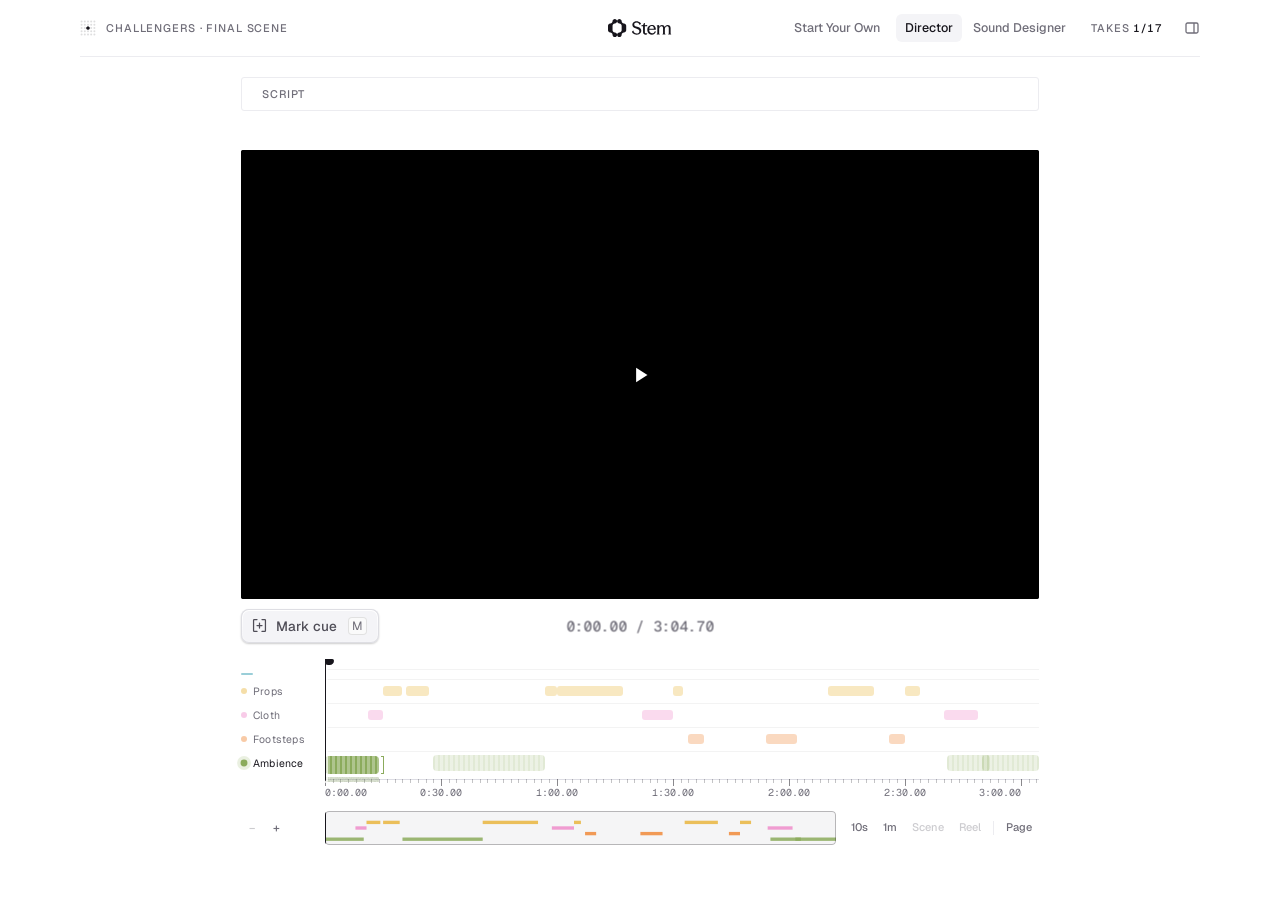
<file: demo/demo.html>
<!doctype html><html lang="en"><head><meta charset="utf-8"><meta name="viewport" content="width=device-width,initial-scale=1,viewport-fit=cover">
<title>Spotting · Demo</title>
<link rel="preconnect" href="https://fonts.googleapis.com">
<link rel="stylesheet" href="https://fonts.googleapis.com/css2?family=Geist:wght@400;500;600&family=Geist+Mono:wght@400;500&family=Courier+Prime:wght@400;700&display=swap">
<link rel="stylesheet" href="../assets/film-cut.css">
</head><body>
<!-- Demo board: Challengers reel 6 with its script and a set of cues, notes and comments already on it. Nothing here is saved. -->
<div id="app"></div>
<script src="../assets/engine.js"></script>
<script src="../assets/demo-data.js"></script>
<script>window.board=boot({...DEMO,video:"../media/challengers-reel-6.mp4",home:"../index.html"})</script>
</body></html>
</file>
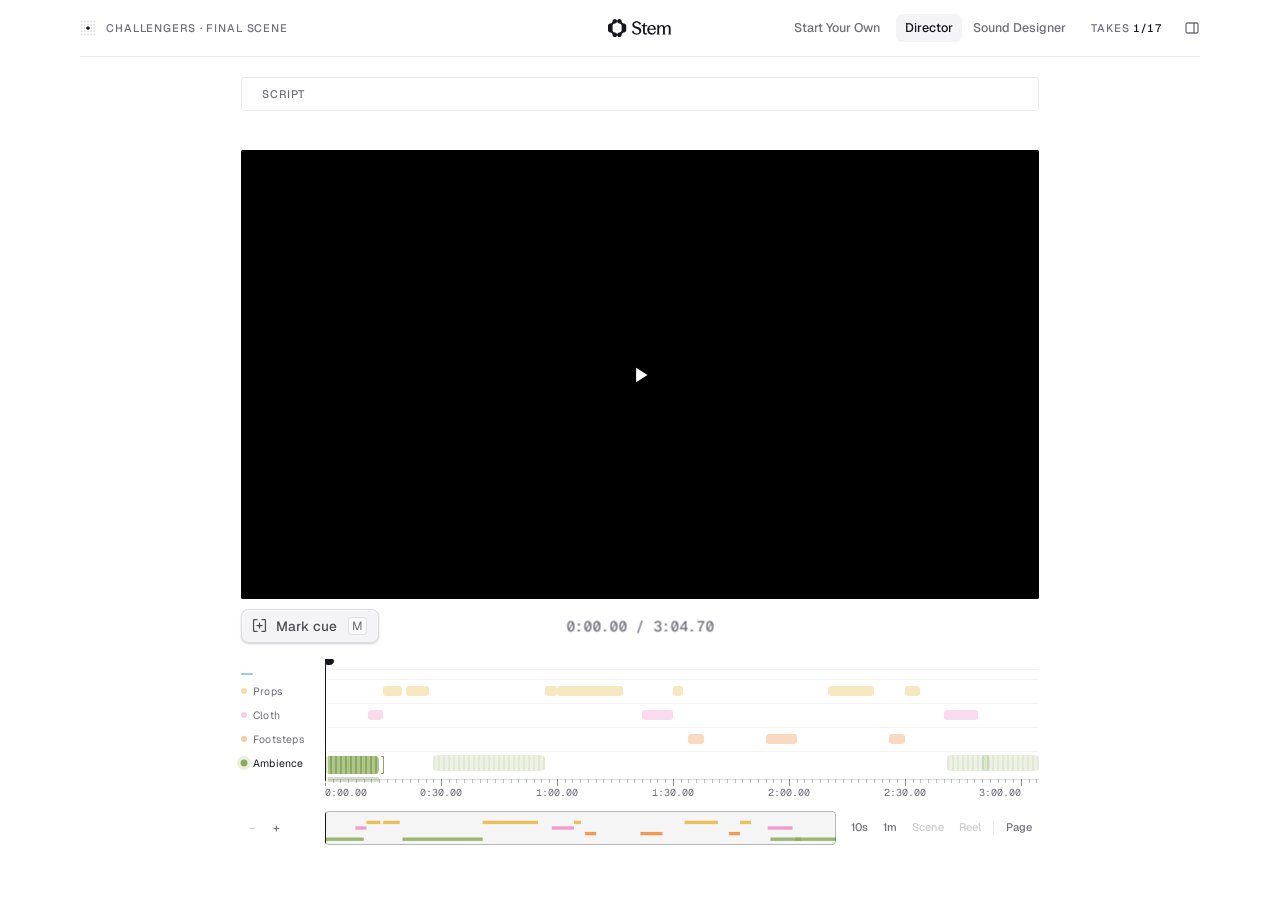
<file: demo/Film Cut View.html>
<!doctype html><html lang="en"><head><meta charset="utf-8"><title>Spotting · Demo</title><meta http-equiv="refresh" content="0; url=demo.html"></head>
<body><!-- This iteration now lives on as the demo board. --><a href="demo.html">The film cut view is now the demo board.</a></body></html>
</file>
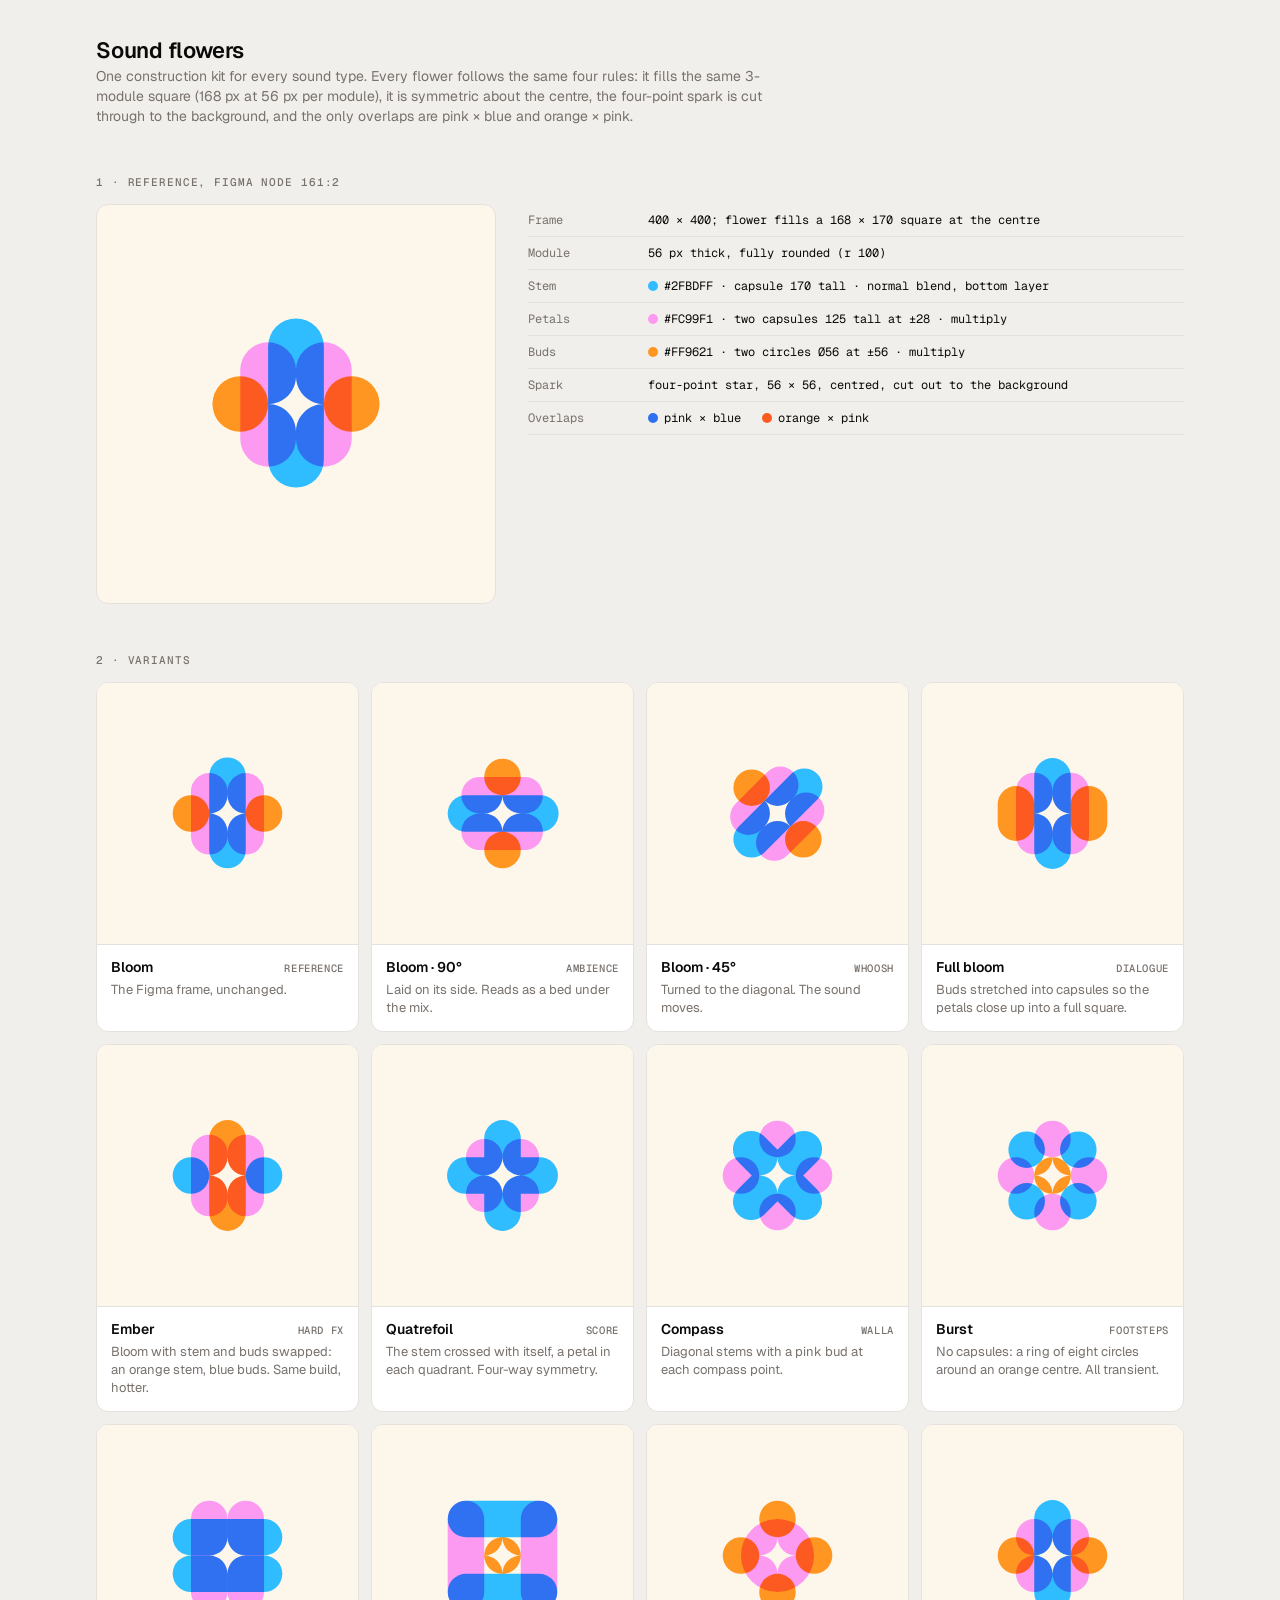
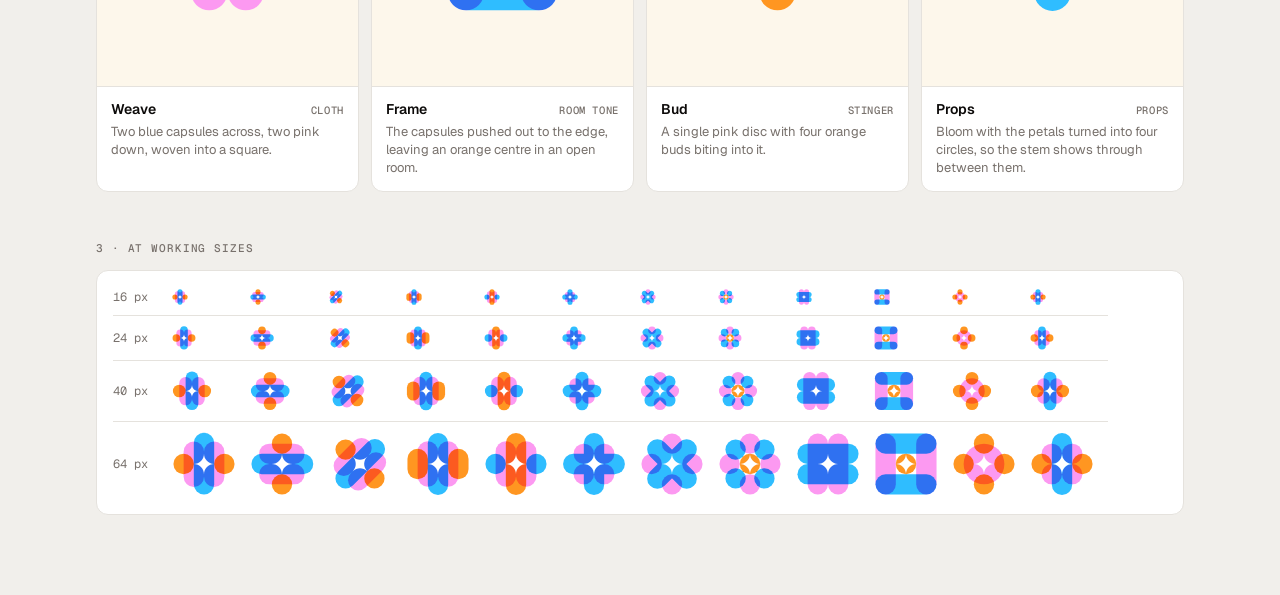
<file: demo/sound-flowers.html>
<!doctype html>
<html lang="en">
<head>
<meta charset="utf-8">
<meta name="viewport" content="width=device-width,initial-scale=1">
<title>Sound flowers</title>
<link rel="preconnect" href="https://fonts.googleapis.com">
<link href="https://fonts.googleapis.com/css2?family=Geist:wght@400;500;600&family=Geist+Mono:wght@400;500&display=swap" rel="stylesheet">
<style>
:root{
  --background:#f1efeb; --foreground:#0c0a09; --card:#ffffff; --muted-foreground:#78716c; --border:#e5e2dd;
  --blue:#2fbdff; --pink:#fc99f1; --orange:#ff9621; --paper:#fdf7eb;
  --f-sans:"Geist",ui-sans-serif,system-ui,-apple-system,sans-serif; --f-mono:"Geist Mono",ui-monospace,Menlo,monospace;
}
*{box-sizing:border-box}
body{margin:0;background:var(--background);color:var(--foreground);font:14px/20px var(--f-sans);-webkit-font-smoothing:antialiased}
main{max-width:1120px;margin:0 auto;padding:40px 16px 80px}
h1{font-size:22px;font-weight:600;margin:0 0 6px;letter-spacing:-.01em}
h2{font:500 11px/16px var(--f-mono);letter-spacing:.08em;text-transform:uppercase;color:var(--muted-foreground);margin:48px 0 14px}
p{color:var(--muted-foreground);max-width:680px;margin:0 0 12px}

/* reference */
.ref{display:grid;grid-template-columns:minmax(0,400px) 1fr;gap:32px;align-items:start}
.ref .frame{background:var(--paper);border:1px solid var(--border);border-radius:12px;overflow:hidden;aspect-ratio:1}
.ref .frame svg{display:block;width:100%;height:100%}
.spec{font:12px/18px var(--f-mono);border-collapse:collapse;width:100%}
.spec td{padding:7px 0;border-bottom:1px solid var(--border);vertical-align:top}
.spec td:first-child{color:var(--muted-foreground);width:120px}
.sw{display:inline-block;width:10px;height:10px;border-radius:50%;margin-right:6px;vertical-align:-1px}


/* variants */
.grid{display:grid;grid-template-columns:repeat(auto-fill,minmax(250px,1fr));gap:12px}
.card{background:var(--card);border:1px solid var(--border);border-radius:12px;overflow:hidden;display:flex;flex-direction:column}
.card .art{background:var(--paper);aspect-ratio:1;border-bottom:1px solid var(--border);position:relative}
.card .art svg{display:block;width:100%;height:100%}
.card .meta{padding:12px 14px 14px;display:flex;flex-direction:column;gap:4px}
.card .top{display:flex;justify-content:space-between;align-items:baseline;gap:8px}
.card .name{font-weight:600}
.card .tag{font:500 10.5px/16px var(--f-mono);letter-spacing:.06em;text-transform:uppercase;color:var(--muted-foreground)}
.card .why{color:var(--muted-foreground);font-size:13px;line-height:18px}
.card button{position:absolute;top:8px;right:8px;border:1px solid var(--border);background:var(--card);border-radius:6px;font:500 11px/16px var(--f-mono);padding:3px 8px;cursor:pointer;opacity:0;transition:opacity .15s;color:var(--foreground)}
.card:hover button,.card button:focus-visible{opacity:1}

/* sizes */
.sizes{background:var(--card);border:1px solid var(--border);border-radius:12px;padding:8px 16px;overflow-x:auto}
.sizes table{border-collapse:collapse}
.sizes td{padding:10px 14px 10px 0;border-bottom:1px solid var(--border);white-space:nowrap}
.sizes tr:last-child td{border-bottom:0}
.sizes td:first-child{font:12px/16px var(--f-mono);color:var(--muted-foreground);padding-right:24px}
.sizes svg{display:block}

@media (max-width:720px){.ref{grid-template-columns:1fr}}
</style>
</head>
<body>
<main>
<h1>Sound flowers</h1>
<p>One construction kit for every sound type. Every flower follows the same four rules: it fills the same 3-module square (168&nbsp;px at 56&nbsp;px per module), it is symmetric about the centre, the four-point spark is cut through to the background, and the only overlaps are pink × blue and orange × pink.</p>

<h2>1 · Reference, Figma node 161:2</h2>
<div class="ref">
  <div class="frame" id="ref"></div>
  <table class="spec">
    <tr><td>Frame</td><td>400 × 400; flower fills a 168 × 170 square at the centre</td></tr>
    <tr><td>Module</td><td>56 px thick, fully rounded (r 100)</td></tr>
    <tr><td>Stem</td><td><i class="sw" style="background:var(--blue)"></i>#2FBDFF · capsule 170 tall · normal blend, bottom layer</td></tr>
    <tr><td>Petals</td><td><i class="sw" style="background:var(--pink)"></i>#FC99F1 · two capsules 125 tall at ±28 · multiply</td></tr>
    <tr><td>Buds</td><td><i class="sw" style="background:var(--orange)"></i>#FF9621 · two circles Ø56 at ±56 · multiply</td></tr>
    <tr><td>Spark</td><td>four-point star, 56 × 56, centred, cut out to the background</td></tr>
    <tr><td>Overlaps</td><td><i class="sw" style="background:#2e71f1"></i>pink × blue &nbsp; <i class="sw" style="background:#fc5a1f"></i>orange × pink</td></tr>
  </table>
</div>

<h2>2 · Variants</h2>
<div class="grid" id="grid"></div>

<h2>3 · At working sizes</h2>
<div class="sizes"><table id="sizes"></table></div>
</main>

<script>
const C = { b:"#2fbdff", p:"#fc99f1", o:"#ff9621" };
const STAR = "M28 0C28 15.2224 40.1474 27.6079 55.2773 27.9912L56 28C40.536 28 28 40.536 28 56C28 40.536 15.464 28 0 28C15.464 28 28 15.464 28 0Z";

/* Parts. Coordinates are relative to the frame centre (200,200); one module = 56.
   Every flower must stay inside ±85 on both axes (the reference's footprint). */
const pill = (x, y, len, rot, c, mul = true) => ({ k:"pill", x, y, len, rot, c, mul });
const dot  = (x, y, d, c, mul = true) => ({ k:"dot", x, y, d, c, mul });
const V = 90, D = 56 * Math.SQRT1_2; // vertical; 56 along a diagonal

function part(s) {
  const blend = s.mul ? ' style="mix-blend-mode:multiply"' : "";
  if (s.k === "pill")
    return `<rect x="${-s.len/2}" y="-28" width="${s.len}" height="56" rx="28" fill="${C[s.c]}"${blend} transform="translate(${200+s.x} ${200+s.y}) rotate(${s.rot})"/>`;
  return `<circle cx="${200+s.x}" cy="${200+s.y}" r="${s.d/2}" fill="${C[s.c]}"${blend}/>`;
}
let uid = 0;
function svg(v, { size, view = "0 0 400 400" } = {}) {
  const id = "spark" + (++uid), dim = size ? ` width="${size}" height="${size}"` : "";
  return `<svg xmlns="http://www.w3.org/2000/svg" viewBox="${view}"${dim} role="img" aria-label="${v.n}">` +
    `<defs><mask id="${id}" maskUnits="userSpaceOnUse" x="0" y="0" width="400" height="400">` +
    `<rect width="400" height="400" fill="#fff"/><path d="${STAR}" fill="#000" transform="translate(172 172)"/></mask></defs>` +
    `<g transform="rotate(${v.rot || 0} 200 200)"><g mask="url(#${id})" style="isolation:isolate">${v.p.map(part).join("")}</g></g></svg>`;
}

/* ---------- 1. reference: exact values from Figma ---------- */
const BLOOM = [
  pill(0, -1, 170, V, "b", false),
  pill(-28, .5, 125, V, "p"),
  pill( 28, .5, 125, V, "p"),
  dot(-56, 0, 56, "o"),
  dot( 56, 0, 56, "o"),
];
document.getElementById("ref").innerHTML = svg({ n:"Bloom", p:BLOOM });

/* ---------- 2. variants ---------- */
const VARIANTS = [
  { n:"Bloom", t:"Reference", why:"The Figma frame, unchanged.", p:BLOOM },

  { n:"Bloom · 90°", t:"Ambience", why:"Laid on its side. Reads as a bed under the mix.", rot:90, p:BLOOM },

  { n:"Bloom · 45°", t:"Whoosh", why:"Turned to the diagonal. The sound moves.", rot:45, p:BLOOM },

  { n:"Full bloom", t:"Dialogue", why:"Buds stretched into capsules so the petals close up into a full square.",
    p:[ pill(0,0,170,V,"b",false), pill(-28,0,125,V,"p"), pill(28,0,125,V,"p"), pill(-56,0,84,V,"o"), pill(56,0,84,V,"o") ] },

  { n:"Ember", t:"Hard FX", why:"Bloom with stem and buds swapped: an orange stem, blue buds. Same build, hotter.",
    p:[ pill(0,0,170,V,"o",false), pill(-28,0,125,V,"p"), pill(28,0,125,V,"p"), dot(-56,0,56,"b"), dot(56,0,56,"b") ] },

  { n:"Quatrefoil", t:"Score", why:"The stem crossed with itself, a petal in each quadrant. Four-way symmetry.",
    p:[ pill(0,0,170,V,"b",false), pill(0,0,170,0,"b",false),
        dot(-28,-28,56,"p"), dot(28,-28,56,"p"), dot(-28,28,56,"p"), dot(28,28,56,"p") ] },

  { n:"Compass", t:"Walla", why:"Diagonal stems with a pink bud at each compass point.",
    p:[ pill(0,0,170,45,"b",false), pill(0,0,170,-45,"b",false),
        dot(0,-56,56,"p"), dot(56,0,56,"p"), dot(0,56,56,"p"), dot(-56,0,56,"p") ] },

  { n:"Burst", t:"Footsteps", why:"No capsules: a ring of eight circles around an orange centre. All transient.",
    p:[ dot(-D,-D,56,"b",false), dot(D,-D,56,"b",false), dot(-D,D,56,"b",false), dot(D,D,56,"b",false),
        dot(0,-56,56,"p"), dot(56,0,56,"p"), dot(0,56,56,"p"), dot(-56,0,56,"p"), dot(0,0,56,"o") ] },

  { n:"Weave", t:"Cloth", why:"Two blue capsules across, two pink down, woven into a square.",
    p:[ pill(0,-28,168,0,"b",false), pill(0,28,168,0,"b",false), pill(-28,0,168,V,"p"), pill(28,0,168,V,"p") ] },

  { n:"Frame", t:"Room tone", why:"The capsules pushed out to the edge, leaving an orange centre in an open room.",
    p:[ pill(0,-56,168,0,"b",false), pill(0,56,168,0,"b",false), pill(-56,0,168,V,"p"), pill(56,0,168,V,"p"), dot(0,0,56,"o") ] },

  { n:"Bud", t:"Stinger", why:"A single pink disc with four orange buds biting into it.",
    p:[ dot(0,0,112,"p",false), dot(0,-56,56,"o"), dot(56,0,56,"o"), dot(0,56,56,"o"), dot(-56,0,56,"o") ] },

  { n:"Props", t:"Props", why:"Bloom with the petals turned into four circles, so the stem shows through between them.",
    p:[ pill(0,0,170,V,"b",false), dot(-28,-28,56,"p"), dot(28,-28,56,"p"), dot(-28,28,56,"p"), dot(28,28,56,"p"),
        dot(-56,0,56,"o"), dot(56,0,56,"o") ] },
];

document.getElementById("grid").innerHTML = VARIANTS.map((v,i) => `
  <article class="card">
    <div class="art">${svg(v)}<button data-i="${i}">Copy SVG</button></div>
    <div class="meta"><div class="top"><span class="name">${v.n}</span><span class="tag">${v.t}</span></div>
    <div class="why">${v.why}</div></div>
  </article>`).join("");

document.getElementById("grid").addEventListener("click", async e => {
  const b = e.target.closest("button[data-i]"); if (!b) return;
  try { await navigator.clipboard.writeText(svg(VARIANTS[+b.dataset.i], { view:"112 112 176 176" })); b.textContent = "Copied"; }
  catch { b.textContent = "Blocked"; }
  setTimeout(() => b.textContent = "Copy SVG", 1200);
});

/* ---------- 3. sizes: cropped to the shared 176 square ---------- */
document.getElementById("sizes").innerHTML = [16, 24, 40, 64].map(s =>
  `<tr><td>${s} px</td>${VARIANTS.map(v => `<td title="${v.n}">${svg(v,{size:s,view:"112 112 176 176"})}</td>`).join("")}</tr>`).join("");
</script>
</body>
</html>
</file>
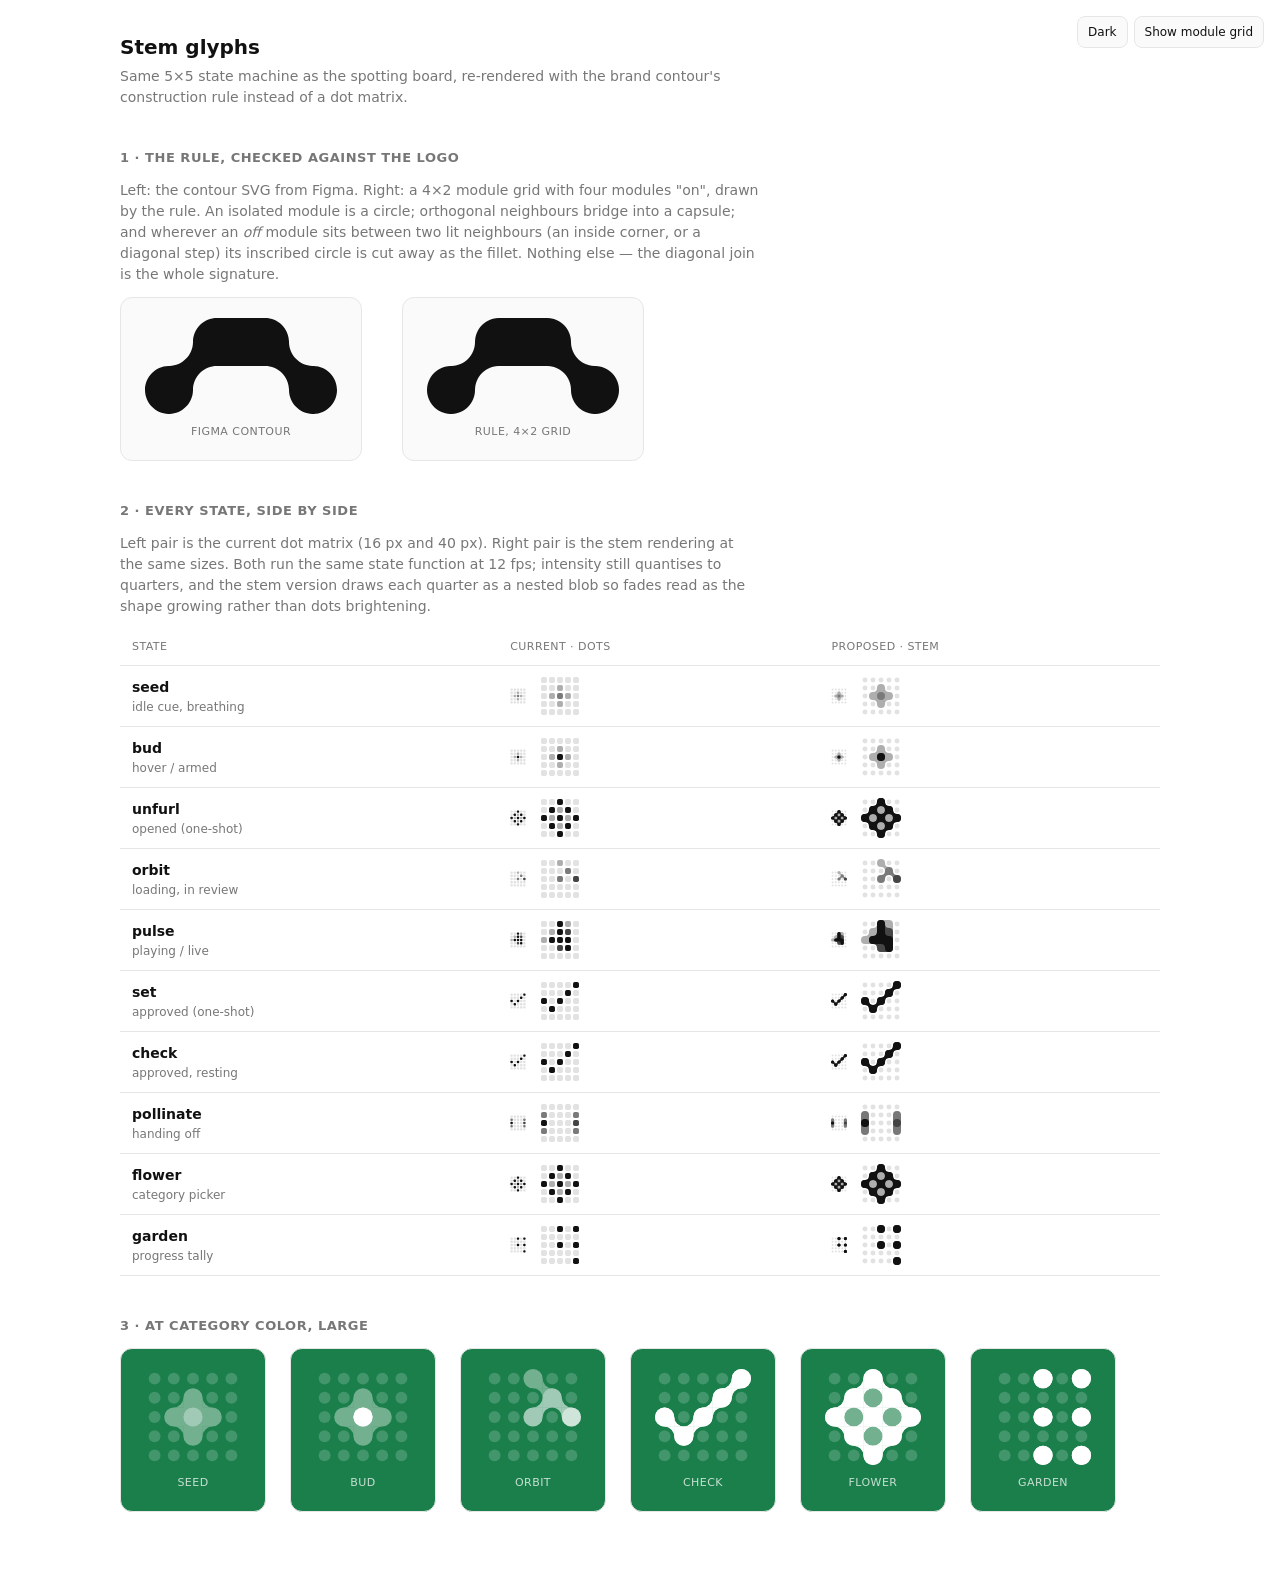
<file: demo/stem-glyphs.html>
<!doctype html>
<html lang="en">
<head>
<meta charset="utf-8">
<meta name="viewport" content="width=device-width,initial-scale=1">
<title>Stem glyphs</title>
<style>
:root{--bg:#fff;--fg:#111;--muted:#777;--line:#e6e6e6;--card:#fafafa;--accent:#1a7f4b}
:root[data-theme=dark]{--bg:#111;--fg:#f2f2f2;--muted:#8a8a8a;--line:#2a2a2a;--card:#181818;--accent:#5fd08d}
body{margin:0;background:var(--bg);color:var(--fg);font:14px/1.5 ui-sans-serif,system-ui,-apple-system,sans-serif;padding:32px 24px 64px;max-width:1040px;margin-inline:auto}
h1{font-size:20px;font-weight:600;margin:0 0 4px}h2{font-size:13px;font-weight:600;letter-spacing:.04em;text-transform:uppercase;color:var(--muted);margin:40px 0 12px}
p{color:var(--muted);max-width:640px;margin:0 0 12px}
.row{display:flex;gap:40px;align-items:center;flex-wrap:wrap}
.card{border:1px solid var(--line);background:var(--card);border-radius:12px;padding:20px 24px;display:flex;flex-direction:column;gap:10px;align-items:center}
.card small{color:var(--muted);font-size:11px;letter-spacing:.04em;text-transform:uppercase}
table{border-collapse:collapse;width:100%}th,td{text-align:left;padding:10px 12px;border-bottom:1px solid var(--line);vertical-align:middle}
th{font-size:11px;letter-spacing:.04em;text-transform:uppercase;color:var(--muted);font-weight:500}
td.g{white-space:nowrap}td.g canvas{vertical-align:middle;margin-right:14px}
td.n{font-weight:600}td.n span{display:block;font-weight:400;color:var(--muted);font-size:12px}
.tools{position:fixed;top:16px;right:16px;display:flex;gap:6px}
button{border:1px solid var(--line);background:var(--card);color:var(--fg);border-radius:8px;padding:6px 10px;font:inherit;font-size:12px;cursor:pointer}
button[aria-pressed=true]{border-color:var(--fg)}
.big{display:flex;gap:24px;align-items:center;flex-wrap:wrap}
.big .card{background:var(--accent);color:#fff}.big .card small{color:rgba(255,255,255,.75)}
</style>
</head>
<body>
<div class="tools"><button id="theme">Dark</button><button id="sqOn" aria-pressed="false">Show module grid</button></div>
<h1>Stem glyphs</h1>
<p>Same 5×5 state machine as the spotting board, re-rendered with the brand contour's construction rule instead of a dot matrix.</p>

<h2>1 · The rule, checked against the logo</h2>
<p>Left: the contour SVG from Figma. Right: a 4×2 module grid with four modules "on", drawn by the rule. An isolated module is a circle; orthogonal neighbours bridge into a capsule; and wherever an <em>off</em> module sits between two lit neighbours (an inside corner, or a diagonal step) its inscribed circle is cut away as the fillet. Nothing else — the diagonal join is the whole signature.</p>
<div class="row">
  <div class="card"><svg width="192" height="96" viewBox="0 0 96 48" fill="var(--fg)"><path d="M96 36C96 42.5239 90.7939 47.8319 84.3096 47.9961L84 48L83.6904 47.9961C77.309 47.8345 72.1655 42.691 72.0039 36.3096L71.9961 35.6904C71.8319 29.2061 66.5239 24 60 24L36 24C29.4761 24 24.1681 29.2061 24.0039 35.6904L23.9961 36.3096C23.8345 42.691 18.691 47.8345 12.3096 47.9961L12 48L11.6904 47.9961C5.30896 47.8345 0.165504 42.691 0.00390624 36.3096L0 36C2.85169e-07 29.4761 5.20609 24.1681 11.6904 24.0039L12.3096 23.9961C18.691 23.8345 23.8345 18.691 23.9961 12.3096L24.0039 11.6904C24.1681 5.20609 29.4761 5.46077e-06 36 5.74593e-06L60 6.79501e-06C66.5239 7.08018e-06 71.8319 5.20609 71.9961 11.6904L72.0039 12.3096C72.1655 18.691 77.309 23.8345 83.6904 23.9961L84.3096 24.0039C90.7939 24.1681 96 29.4761 96 36Z"/></svg><small>Figma contour</small></div>
  <div class="card"><canvas id="logo" width="384" height="192" style="width:192px;height:96px"></canvas><small>Rule, 4×2 grid</small></div>
</div>

<h2>2 · Every state, side by side</h2>
<p>Left pair is the current dot matrix (16 px and 40 px). Right pair is the stem rendering at the same sizes. Both run the same state function at 12 fps; intensity still quantises to quarters, and the stem version draws each quarter as a nested blob so fades read as the shape growing rather than dots brightening.</p>
<table id="tbl"><thead><tr><th>State</th><th>Current · dots</th><th>Proposed · stem</th></tr></thead><tbody></tbody></table>

<h2>3 · At category color, large</h2>
<div class="big" id="big"></div>

<script>
/* ---------- states, copied verbatim from assets/engine.js ---------- */
const PI=Math.PI,TAU=PI*2, cl=(v,a=0,b=1)=>Math.min(b,Math.max(a,v)), ramp=(p,at,len=.08)=>cl((p-at)/len);
const ix=(x,y)=>(y+2)*5+(x+2), blank=()=>new Float32Array(25);
const CELLS=[];for(let y=-2;y<=2;y++)for(let x=-2;x<=2;x++)CELLS.push([x,y]);
const setv=(b,pts,v)=>{for(const[x,y]of pts){const i=ix(x,y);b[i]=Math.max(b[i],v)}};
const FLOWER=[[0,0,1],[0,-1,.35],[0,1,.35],[-1,0,.35],[1,0,.35],[0,-2,1],[0,2,1],[-2,0,1],[2,0,1],[-1,-1,1],[1,-1,1],[-1,1,1],[1,1,1]];
const PLUS=[[0,0],[0,-1],[0,1],[-1,0],[1,0]];
const DIAMOND=CELLS.filter(([x,y])=>Math.abs(x)+Math.abs(y)===2).sort((a,b)=>((Math.atan2(a[0],-a[1])+TAU)%TAU)-((Math.atan2(b[0],-b[1])+TAU)%TAU));
const CHECK=[[-2,0],[-1,1],[0,0],[1,-1],[2,-2]];
const GARDEN=[[0,0],[0,-2],[2,-2],[2,0],[2,2],[0,2],[-2,2],[-2,0],[-2,-2]];
const G={
  seed:{kind:"loop",f(t){const b=blank(),s=.5+.5*Math.sin(t/2.4*TAU);b[ix(0,0)]=.35+.5*s;setv(b,PLUS.slice(1),.12+.1*s);return b}},
  bud:{kind:"loop",f(t){const b=blank(),s=.5+.5*Math.sin(t/2*TAU);b[ix(0,0)]=1;setv(b,PLUS.slice(1),.35+.65*s);return b}},
  unfurl:{kind:"shot",dur:.6,f(t,p){const b=blank();b[ix(0,0)]=ramp(p,0,.2);const k1=ramp(p,.22,.2),k2=ramp(p,.48,.25);
    for(const[x,y]of PLUS.slice(1))b[ix(x,y)]=k1*(k2>0?1-.65*k2:1);for(const[x,y]of DIAMOND)b[ix(x,y)]=k2;return b}},
  orbit:{kind:"loop",f(t){const b=blank(),ph=(t/1.2%1)*8;DIAMOND.forEach(([x,y],i)=>{const d=(ph-i+8)%8;b[ix(x,y)]=d<4?1-d/4:0});b[ix(0,0)]=.25+.2*Math.sin(t*5);return b}},
  pulse:{kind:"loop",f(t){const b=blank();for(const[x,y]of CELLS){const d=Math.abs(x)+Math.abs(y);if(!d){b[ix(x,y)]=1;continue}const a=Math.atan2(y,x),amp=cl(.5+.5*Math.sin(t*6.5+a*1.7)*Math.cos(t*3.1-a*1.3));b[ix(x,y)]=cl(amp*2.4-(d-1))*(d>2?.6:1)}return b}},
  set:{kind:"shot",dur:1.1,f(t,p){const b=blank();if(p<.5){const k=p<.3?1:1-ramp(p,.3,.2);for(const[x,y,v]of FLOWER)b[ix(x,y)]=(x===0&&y===0)?1:v*k}
    CHECK.forEach(([x,y],i)=>{b[ix(x,y)]=Math.max(b[ix(x,y)]*(p<.5?1:0),ramp(p,.5+i*.08,.08))});return b}},
  check:{kind:"loop",f(){const b=blank();setv(b,CHECK,1);return b}},
  pollinate:{kind:"loop",f(t){const b=blank(),p=(t/1.8)%1,path=[[-1,0],[0,-1],[1,0]];setv(b,[[-2,-1],[-2,1]],.45);b[ix(-2,0)]=.9;
    const glow=p>.7?1-(p-.7)*1.2:.25;setv(b,[[2,-1],[2,1]],.25+.4*Math.max(0,glow-.25));b[ix(2,0)]=Math.max(.35,glow);
    if(p>.1&&p<.72){const q=(p-.1)/.62,j=Math.min(2,Math.floor(q*3)),[x,y]=path[j];b[ix(x,y)]=1}return b}},
  flower:{kind:"loop",f(){const b=blank();for(const[x,y,v]of FLOWER)b[ix(x,y)]=v;return b}},
  garden:{kind:"count",f(t,p,it){const b=blank(),n=it.count||0;GARDEN.forEach(([x,y],i)=>{b[ix(x,y)]=i<n?1:.12});return b}}
};
const DESC={seed:"idle cue, breathing",bud:"hover / armed",unfurl:"opened (one-shot)",orbit:"loading, in review",pulse:"playing / live",set:"approved (one-shot)",check:"approved, resting",pollinate:"handing off",flower:"category picker",garden:"progress tally"};

function rr(c,x,y,w,h,r){c.beginPath();c.moveTo(x+r,y);c.arcTo(x+w,y,x+w,y+h,r);c.arcTo(x+w,y+h,x,y+h,r);c.arcTo(x,y+h,x,y,r);c.arcTo(x,y,x+w,y,r);c.closePath()}
const fg=()=>getComputedStyle(document.documentElement).getPropertyValue("--fg").trim();

/* ---------- current renderer (dot matrix) ---------- */
function drawDots(it,b){
  const c=it.ctx,S=it.w*it.d,cell=S/5,dot=cell*(it.w<=14?.78:.74),off=(cell-dot)/2;
  c.setTransform(1,0,0,1,0,0);c.clearRect(0,0,S,S);c.fillStyle=it.color||fg();
  for(let i=0;i<25;i++){const v=Math.round(cl(b[i])*4)/4;c.globalAlpha=it.base+(1-it.base)*v;rr(c,(i%5)*cell+off,((i/5)|0)*cell+off,dot,dot,dot*.3);c.fill()}
  c.globalAlpha=1;
}

/* ---------- proposed renderer: stem modules ----------
   on(x,y) → one Path2D of inscribed circles + bridges between orthogonal neighbours (nonzero union),
   plus a wedge per inside corner: the off module's quarter square minus its inscribed circle.   */
function stemPath(on,cols,rows,cell){
  const r=cell/2,p=new Path2D(),wedges=[];
  const o=(x,y)=>x>=0&&y>=0&&x<cols&&y<rows&&on(x,y);
  for(let y=0;y<rows;y++)for(let x=0;x<cols;x++){
    if(!o(x,y))continue;
    const cx=x*cell+r,cy=y*cell+r;
    p.moveTo(cx+r,cy);p.arc(cx,cy,r,0,TAU);
    if(o(x+1,y))p.rect(cx,cy-r,cell,cell);
    if(o(x,y+1))p.rect(cx-r,cy,cell,cell);
  }
  /* fillets: around each grid vertex, an OFF module whose two orthogonal neighbours at that vertex are both ON
     gets a wedge — its quarter square minus its inscribed circle. Covers inside corners (3 on, 1 off)
     and the brand's diagonal join (2 on diagonally, 2 off). */
  for(let y=0;y<=rows;y++)for(let x=0;x<=cols;x++){
    for(const [ox,oy] of [[x-1,y-1],[x,y-1],[x-1,y],[x,y]]){
      if(o(ox,oy))continue;
      const hx=ox===x?x-1:x, vy=oy===y?y-1:y;            // horizontal and vertical neighbours of the off cell at this vertex
      if(!o(hx,oy)||!o(ox,vy))continue;
      const r2=r,cx=ox*cell+r2,cy=oy*cell+r2,vx=x*cell,vyy=y*cell;
      /* square off the two lit neighbours' quadrants that face this vertex (already covered by a bridge at an inside corner) */
      p.rect(Math.min(vx,hx*cell+r),Math.min(vyy,oy*cell+r),r,r);p.rect(Math.min(vx,ox*cell+r),Math.min(vyy,vy*cell+r),r,r);
      const sx=Math.sign(vx-cx),sy=Math.sign(vyy-cy);
      const w=new Path2D();w.moveTo(vx,vyy);w.lineTo(vx,cy);
      w.arc(cx,cy,r2,sx>0?0:PI,sy>0?PI/2:-PI/2,(sx*sy)<0);w.closePath();wedges.push(w);
    }
  }
  return {p,wedges};
}
function fillStem(c,on,cols,rows,cell){const {p,wedges}=stemPath(on,cols,rows,cell);c.fill(p,"nonzero");for(const w of wedges)c.fill(w)}
function drawStem(it,b){
  const c=it.ctx,S=it.w*it.d,cell=S/5;
  c.setTransform(1,0,0,1,0,0);c.clearRect(0,0,S,S);c.fillStyle=it.color||fg();
  const v=i=>Math.round(cl(b[i])*4)/4;
  /* base: faint modules where nothing is lit */
  c.globalAlpha=it.base;const d=cell*.62;
  for(let i=0;i<25;i++)if(v(i)<.25){c.beginPath();c.arc((i%5)*cell+cell/2,((i/5)|0)*cell+cell/2,d/2,0,TAU);c.fill()}
  /* levels: nested blobs so cumulative alpha hits base+(1-base)*v */
  let prev=0;
  for(const L of [.25,.5,.75,1]){
    const target=it.base+(1-it.base)*L,a=1-(1-target)/(1-prev);prev=target;
    c.globalAlpha=a;fillStem(c,(x,y)=>v(y*5+x)>=L,5,5,cell);
  }
  c.globalAlpha=1;
}

/* ---------- logo check ---------- */
{
  const cv=document.getElementById("logo"),c=cv.getContext("2d"),cell=96;
  const LOGO=new Set(["0,1","1,0","2,0","3,1"]);
  function paint(){c.setTransform(1,0,0,1,0,0);c.clearRect(0,0,384,192);c.fillStyle=fg();fillStem(c,(x,y)=>LOGO.has(x+","+y),4,2,cell);
    if(document.getElementById("sqOn").getAttribute("aria-pressed")==="true"){c.strokeStyle="rgba(127,127,127,.5)";c.lineWidth=1;for(let x=0;x<=4;x++){c.beginPath();c.moveTo(x*cell,0);c.lineTo(x*cell,192);c.stroke()}for(let y=0;y<=2;y++){c.beginPath();c.moveTo(0,y*cell);c.lineTo(384,y*cell);c.stroke()}}}
  paint();window._paintLogo=paint;
}

/* ---------- table ---------- */
const insts=[];let NOW=performance.now()/1000;
function mk(size,key,draw,o={}){const cv=document.createElement("canvas");cv.style.width=cv.style.height=size+"px";const d=Math.min(devicePixelRatio||1,2);cv.width=cv.height=Math.round(size*d);
  const it={cv,ctx:cv.getContext("2d"),w:size,d,key,start:NOW,base:o.base??.12,color:o.color,count:o.count,draw};insts.push(it);return cv}
const tb=document.querySelector("#tbl tbody");
for(const key in G){
  const tr=document.createElement("tr");
  const n=document.createElement("td");n.className="n";n.textContent=key;const s=document.createElement("span");s.textContent=DESC[key];n.appendChild(s);
  const a=document.createElement("td");a.className="g";a.append(mk(16,key,drawDots,{count:5}),mk(40,key,drawDots,{count:5}));
  const b=document.createElement("td");b.className="g";b.append(mk(16,key,drawStem,{count:5}),mk(40,key,drawStem,{count:5}));
  tr.append(n,a,b);tb.appendChild(tr);
}
const big=document.getElementById("big");
for(const key of ["seed","bud","orbit","check","flower","garden"]){const card=document.createElement("div");card.className="card";card.append(mk(96,key,drawStem,{color:"#fff",base:.18,count:6}));const sm=document.createElement("small");sm.textContent=key;card.appendChild(sm);big.appendChild(card)}

function tick(){NOW=performance.now()/1000;
  for(const it of insts){const g=G[it.key];let t=Math.floor((NOW-it.start)*12)/12,p=1;
    if(g.kind==="shot"){p=Math.floor(cl((NOW-it.start)/g.dur)*12)/12;if(NOW-it.start>g.dur+1.4)it.start=NOW}
    it.draw(it,g.f(t,p,it))}
  requestAnimationFrame(tick)}
tick();
document.getElementById("theme").onclick=e=>{const r=document.documentElement,dark=r.dataset.theme!=="dark";r.dataset.theme=dark?"dark":"light";e.target.textContent=dark?"Light":"Dark";_paintLogo()};
document.getElementById("sqOn").onclick=e=>{e.target.setAttribute("aria-pressed",e.target.getAttribute("aria-pressed")!=="true");_paintLogo()};
</script>
</body>
</html>
</file>
<file: assets/film-cut.css>
/* Spotting board: shared styles for the board (index.html) and the demo (demo.html) */
:root{color-scheme:light;box-sizing:border-box;padding-top:env(safe-area-inset-top,0px);padding-bottom:env(safe-area-inset-bottom,0px)}html{scroll-padding-top:env(safe-area-inset-top,0px)}body{margin:0;padding:0;font:14px -apple-system,BlinkMacSystemFont,sans-serif;background:#fff;color:#000}img{max-width:100%}[hidden]:not([hidden=until-found i]){display:none!important}
/* Film cut: the locked reel is the main surface. Every cue sits at its moment on the film, in a lane for its kind of sound; the script around the cue at the playhead shows underneath and unfolds, like a folded sheet of paper, into the full script over the reel. */
:root{
  --background:#f1efeb; --score-bg:#e8e5df; --foreground:#0c0a09; --card:#ffffff; --card-foreground:#0c0a09; --popover:#ffffff;
  --primary:#1c1917; --primary-foreground:#fafaf9; --secondary:#f5f3f0; --muted:#f5f3f0; --muted-foreground:#78716c;
  --accent:#f3f1ed; --border:#e5e2dd; --input:#e2ded8; --ring:#a1a1a1; --well:#0a0a0a; --well-fg:#fafafa;
  --radius:.625rem; --link:#2b8ff0;
  --ambience:#7f9460; --footsteps:#c2643f; --props:#d69726; --cloth:#cf7f8b; --hardfx:#e0552b; --score:#8a5a7e; --offscreen:#1f93a8;
  --shadow-sm:0 1px 2px rgba(0,0,0,.05); --shadow-md:0 4px 6px -1px rgba(0,0,0,.1),0 2px 4px -2px rgba(0,0,0,.1);
  --f-sans:"Geist",ui-sans-serif,system-ui,-apple-system,sans-serif; --f-mono:"Geist Mono",ui-monospace,Menlo,monospace;
  --f-script:"Courier Prime","Courier New",Courier,monospace;
}
*{box-sizing:border-box}
body{background:var(--background);color:var(--foreground);font-family:var(--f-sans);font-size:14px;line-height:20px;-webkit-font-smoothing:antialiased;
  min-height:100dvh;display:flex;flex-direction:column;
  padding-left:max(16px,env(safe-area-inset-left,0px));padding-right:max(16px,env(safe-area-inset-right,0px));padding-block:0 16px}
button{font:inherit;color:inherit}
:focus-visible{outline:2px solid var(--ring);outline-offset:2px}
canvas.g{display:block;flex:none}
.wrap{max-width:1120px;width:100%;margin:0 auto;flex:1;min-height:0;display:flex;flex-direction:column;gap:20px}

/* header */
header.top{display:grid;grid-template-columns:1fr auto 1fr;align-items:center;gap:12px;padding-block:14px;border-bottom:1px solid var(--border);
  font:500 11px/16px var(--f-sans);letter-spacing:.08em;text-transform:uppercase}
.brand{display:flex;align-items:center;gap:10px;color:var(--foreground)}
.crumb{color:var(--muted-foreground)}
.nav{display:flex;gap:4px}
.nav button{border:0;background:none;cursor:pointer;padding:4px 10px;font:inherit;letter-spacing:inherit;text-transform:inherit;color:var(--muted-foreground);white-space:pre}
.nav button:hover{color:var(--foreground)}
.nav button[aria-selected="true"]{color:var(--foreground)}
.nav button[aria-selected="true"]::before{content:"[ "}.nav button[aria-selected="true"]::after{content:" ]"}
.meta{justify-self:end;display:flex;gap:16px;color:var(--muted-foreground)}
.meta b{font-weight:500;color:var(--foreground)}
.meta .lk,.meta .tg{font:500 12.5px/16px var(--f-sans);letter-spacing:0;text-transform:none}
.scr{display:inline-block}
@media (max-width:760px){header.top{grid-template-columns:1fr auto}.meta>span{display:none}}

/* shadcn: Button */
.btn{display:inline-flex;align-items:center;justify-content:center;gap:6px;height:32px;padding:0 12px;border-radius:calc(var(--radius) - 2px);font-size:13px;font-weight:500;cursor:pointer;border:1px solid transparent;white-space:nowrap;transition:background .15s,opacity .15s}
.btn svg{width:14px;height:14px}
.btn-default{background:var(--primary);color:var(--primary-foreground)}
.btn-default:hover{opacity:.9}
.btn-outline{background:var(--background);border-color:var(--input);box-shadow:var(--shadow-sm)}
.btn-outline:hover{background:var(--accent)}
.btn-ghost{background:transparent}
.btn-ghost:hover{background:var(--accent)}
.btn-icon{width:32px;padding:0}
.btn:disabled{opacity:.5;pointer-events:none}

/* shadcn: Badge */
.badge{display:inline-flex;align-items:center;gap:6px;border:1px solid var(--border);border-radius:calc(var(--radius) - 4px);padding:1px 8px;font-size:12px;font-weight:500;line-height:18px;white-space:nowrap}
.badge i{width:6px;height:6px;border-radius:50%;background:var(--c)}

/* shadcn: ToggleGroup */
.toggles{display:flex;flex-wrap:wrap;gap:2px}
.tg{display:inline-flex;align-items:center;gap:6px;border:0;background:transparent;height:28px;padding:0 9px;border-radius:calc(var(--radius) - 2px);font-size:12.5px;font-weight:500;cursor:pointer;color:var(--muted-foreground);transition:background .15s,color .15s}
.tg:hover{color:var(--foreground)}
.tg[aria-pressed="true"]{background:var(--accent);color:var(--foreground)}
.tg i{width:6px;height:6px;border-radius:50%;background:var(--c)}
.tg b{font:400 11px var(--f-sans);color:var(--muted-foreground);opacity:.8}
.hint{color:var(--muted-foreground);font-size:13px}

/* shadcn: Card */
.card{background:var(--card);color:var(--card-foreground);border:1px solid var(--border);border-radius:calc(var(--radius) + 4px);box-shadow:var(--shadow-sm)}
.card-h{display:flex;flex-wrap:wrap;align-items:center;justify-content:space-between;gap:6px 16px;padding:16px 20px 0}
.card-t{font-weight:600;font-size:14px;line-height:20px}
.card-d{color:var(--muted-foreground);font-size:13px}
/* shadcn: Tooltip */
.tip{position:fixed;z-index:50;pointer-events:none;display:flex;flex-direction:column;justify-content:center;width:max-content;min-width:96px;max-width:200px;padding:4px 8px;background:#0c0a09;color:#fff;border-radius:3px;overflow:hidden;overflow-wrap:break-word;transform:translate(-50%,-100%);margin-top:-10px;animation:tipin .12s ease-out}
.tip-h{display:flex;align-items:center;justify-content:space-between;gap:8px;min-width:80px;font:400 10px/13px var(--f-mono);white-space:nowrap}
.tip-r{color:#d6d3d1}.tip-d{color:#a8a29e}
.tip-n{font:500 11px/14px var(--f-sans);color:#fff}
@keyframes tipin{from{opacity:0;transform:translate(-50%,-90%)}}

/* script card: fixed height down to the bottom of the screen, scrolls inside */
.script{flex:1 1 0;min-height:420px;display:flex;flex-direction:row;gap:20px;min-width:0}
.pane{flex:1;min-width:0;position:relative;display:flex;flex-direction:column;border:1px solid var(--border);border-radius:3px;overflow:hidden}
.pane::after{content:"";position:absolute;left:0;right:0;bottom:0;height:88px;pointer-events:none;z-index:6;background:linear-gradient(to bottom,transparent,var(--background) 85%)}
.scroller{flex:1;min-width:0;min-height:0;overflow-y:auto;overscroll-behavior:contain;position:relative;scrollbar-width:thin;scrollbar-color:var(--input) transparent}
.doc{padding:0 0 96px}
.act{position:relative}
.act-h{position:sticky;top:0;z-index:5;display:flex;align-items:center;flex-wrap:wrap;gap:4px 14px;padding:11px 20px;width:100%;border:0;text-align:left;cursor:pointer;
  background:color-mix(in srgb,var(--background) 97%,transparent);-webkit-backdrop-filter:blur(10px);backdrop-filter:blur(10px);
  border-bottom:1px solid var(--border);font:500 11px/16px var(--f-sans);letter-spacing:.08em;text-transform:uppercase;color:var(--muted-foreground)}
.act-h:hover{background:color-mix(in srgb,var(--accent) 92%,transparent)}
.act-h .chev{width:14px;height:14px;flex:none;color:var(--muted-foreground);transition:transform .25s cubic-bezier(.22,1,.36,1)}
.act.collapsed .chev{transform:rotate(-90deg)}
.act-body{display:grid;grid-template-rows:1fr;transition:grid-template-rows .3s cubic-bezier(.22,1,.36,1)}
.act-body>.inner{overflow:hidden;min-height:0}
.act.collapsed .act-body{grid-template-rows:0fr;visibility:hidden;transition:grid-template-rows .3s cubic-bezier(.22,1,.36,1),visibility 0s .3s}
.act-h .nm{color:var(--foreground);font-weight:600;display:flex;align-items:center;gap:8px}
.act-h .nm i{width:6px;height:6px;border-radius:1px;background:var(--foreground)}
.act-h .bd{letter-spacing:.04em}
.act-h .at{margin-left:auto;color:var(--foreground)}
.row{position:relative;display:grid;grid-template-columns:64px minmax(0,1fr)}
.gut{position:relative}
.scene-no{position:absolute;right:12px;top:22px;text-align:right;font:500 13px var(--f-sans);color:var(--muted-foreground)}
.page{padding:0 40px;font-family:var(--f-script);font-size:15px;line-height:28px;transition:opacity .35s}
.page p{margin:0;padding-bottom:20px}
.page .slug{font-weight:700;letter-spacing:.03em;padding-top:20px}
.page .sub{font-weight:700;padding-top:0}
.page .char{padding:4px 0 0 32%;padding-bottom:0}
.page .line{padding:0 16% 20px 20%}
.ci{display:grid;grid-template-columns:20px 1fr;align-items:center;gap:10px;border:0;background:transparent;text-align:left;cursor:pointer;border-radius:calc(var(--radius) - 2px);padding:6px 8px;transition:background .15s,opacity .3s}
.ci:hover,.ci.hot,.ci.open{background:var(--accent)}
.cuelist{width:240px;flex:none;display:flex;flex-direction:column;min-height:0}
.cuelist-h{padding:11px 8px;border-bottom:1px solid var(--border);font:500 11px/16px var(--f-sans);letter-spacing:.08em;text-transform:uppercase;color:var(--muted-foreground)}
.cl-scroll{flex:1;min-height:0;position:relative;overflow-y:auto;scrollbar-width:none;padding-top:8px;-webkit-mask-image:linear-gradient(to bottom,transparent,#000 18px,#000 calc(100% - 64px),transparent);mask-image:linear-gradient(to bottom,transparent,#000 18px,#000 calc(100% - 64px),transparent)}
.ci .lbl{font-size:13px;font-weight:500;line-height:18px;min-width:0}
.ci .cat{display:block;font-size:12px;font-weight:400;color:var(--muted-foreground)}
/* highlight */
.cue{cursor:pointer;border-radius:3px;-webkit-box-decoration-break:clone;box-decoration-break:clone;
  background-image:linear-gradient(90deg,transparent 0%,color-mix(in srgb,var(--c) 10%,transparent) 35%,color-mix(in srgb,var(--c) 38%,transparent) 100%),
    linear-gradient(90deg,color-mix(in srgb,var(--c) 10%,transparent),color-mix(in srgb,var(--c) 55%,transparent));
  background-repeat:no-repeat;background-position:0 0,0 100%;background-size:0% 100%,100% 1px;
  transition:background-size .55s cubic-bezier(.22,1,.36,1),color .2s}
.cue.hot,.doc.filtering .cue.match{background-size:100% 100%,100% 1px}
.pop .panel{background:var(--popover);border:1px solid var(--border);border-radius:var(--radius);box-shadow:var(--shadow-md);overflow:hidden}
/* clip thumbnail: always the first thing in the card */
.clipslot{position:relative;aspect-ratio:16/9;max-width:100%;margin:6px 6px 0;background:#000;border-radius:calc(var(--radius) - 3px);overflow:hidden}
.clipslot .media{position:absolute;inset:0}
.clipslot .media canvas,.clipslot .media video{display:block;width:100%;height:100%;object-fit:cover}
.cliptag{position:absolute;left:8px;top:8px;display:flex;align-items:center;gap:6px;font:400 10.5px/14px var(--f-mono);color:#e5e5e5;background:rgba(0,0,0,.55);padding:2px 7px;border-radius:4px;-webkit-backdrop-filter:blur(4px);backdrop-filter:blur(4px)}
/* comment card, after the references: header, a thread joined by a line, an input with a round send button */
.av{flex:none;width:32px;height:32px;border-radius:50%;font-size:0;
  background:radial-gradient(circle,var(--c) 0 38%,transparent 44%) 0 0/4px 4px,radial-gradient(circle,color-mix(in srgb,var(--c) 60%,#000) 0 30%,transparent 36%) 2px 2px/4px 4px,color-mix(in srgb,var(--c) 40%,#fff)}
.pop .panel{border-radius:20px;box-shadow:0 14px 34px -12px rgba(0,0,0,.24),0 2px 6px rgba(0,0,0,.05)}
.pop .clipslot{border-radius:14px}
.ch{display:flex;align-items:center;gap:8px;padding:14px 10px 12px 18px;border-bottom:1px solid var(--border);background:color-mix(in srgb,var(--muted) 55%,var(--popover))}
.pop:not(.ext) .ch{margin-top:6px;border-top:1px solid var(--border)}
.ch .tt{flex:1;min-width:0}
.ch b{display:block;font-size:15px;font-weight:500;line-height:20px;white-space:nowrap;overflow:hidden;text-overflow:ellipsis}
.ch small{display:block;font:400 11px/16px var(--f-mono);color:var(--muted-foreground);white-space:nowrap;overflow:hidden;text-overflow:ellipsis}
.ch .btn-icon{width:30px;height:30px;flex:none;color:var(--muted-foreground)}
.ch .btn-icon svg{width:16px;height:16px}
.ch .bk{margin-left:-10px}
.stc{display:inline-flex;align-items:center;gap:5px;flex:none;height:26px;padding:0 9px;border:1px solid var(--border);border-radius:999px;background:var(--popover);font:500 12px var(--f-sans);color:var(--foreground);white-space:nowrap}
button.stc{cursor:pointer}button.stc:hover{background:var(--accent)}
.stc i{width:6px;height:6px;border-radius:50%;background:var(--c)}
.stc svg{width:12px;height:12px;color:var(--muted-foreground)}
.kh{flex:none;font:400 10.5px var(--f-sans);color:var(--muted-foreground);white-space:nowrap}
.cnote{all:unset;box-sizing:border-box;display:-webkit-box;-webkit-box-orient:vertical;-webkit-line-clamp:2;overflow:hidden;width:100%;padding:12px 18px 0;font:400 12.5px/19px var(--f-script);color:var(--muted-foreground);cursor:pointer}
.cnote[aria-expanded=true]{-webkit-line-clamp:unset}
.cnote b{font:500 11.5px var(--f-sans);color:var(--foreground);margin-right:6px}
.thread{padding:6px 18px 8px}
.msg{position:relative;display:grid;grid-template-columns:32px minmax(0,1fr);gap:12px;padding:12px 0}
.msg:has(+.msg:not(.sys))::before{content:"";position:absolute;left:15.25px;top:52px;bottom:-4px;width:1.5px;border-radius:1px;background:var(--border)}
.msg .who{display:flex;align-items:baseline;flex-wrap:wrap;gap:0 8px;font-size:14px;font-weight:600;line-height:20px}
.msg .who small{font-size:12.5px;font-weight:400;color:var(--muted-foreground)}
.msg p{margin:2px 0 0;font-size:14px;line-height:21px;color:color-mix(in srgb,var(--foreground) 78%,transparent);white-space:pre-wrap;overflow-wrap:anywhere}
.msg.sys{display:block;padding:6px 0;text-align:center;font-size:11.5px;color:var(--muted-foreground)}
.mention{color:var(--link);font-weight:500}
.rxs{display:flex;flex-wrap:wrap;gap:4px;margin-top:8px}
.rx{display:inline-flex;align-items:center;gap:4px;height:24px;padding:0 8px;border:1px solid var(--border);border-radius:999px;background:transparent;font-size:12.5px;cursor:pointer}
.rx:hover{background:var(--accent)}
.rx[aria-pressed=true]{background:color-mix(in srgb,var(--link) 10%,transparent);border-color:color-mix(in srgb,var(--link) 45%,transparent)}
.rx b{font:400 11px var(--f-sans);color:var(--muted-foreground)}
.chips{display:flex;flex-wrap:wrap;gap:4px}
.chip{display:inline-flex;align-items:center;gap:5px;border:1px solid var(--border);background:transparent;border-radius:999px;padding:3px 9px;font:inherit;font-size:12px;color:var(--muted-foreground);cursor:pointer}
.chip i{width:6px;height:6px;border-radius:50%;background:var(--c)}
.chip:hover{background:var(--accent)}
.chip[aria-pressed=true]{background:color-mix(in srgb,var(--foreground) 6%,transparent);color:var(--foreground);border-color:color-mix(in srgb,var(--foreground) 30%,transparent)}
/* a new comment starts at the playhead; play or scrub on, then "Set end" makes it a range */
.rng{display:flex;align-items:center;gap:4px;padding:8px 12px 0 18px;border-top:1px solid var(--border);background:var(--popover);font:400 11.5px/24px var(--f-mono);color:var(--foreground)}
.rng+.compose{border-top:0}
.rng .btn{height:24px;padding:0 8px;font:400 12px var(--f-sans)}
.rng .btn-icon{width:24px;padding:0}.rng .btn svg{width:12px;height:12px}
.rng [data-act=setend]{margin-left:auto}
.rng [data-act=setend] b{margin-left:4px;font:500 11.5px var(--f-mono)}
.rng .btn:disabled{opacity:.45;pointer-events:none}
.compose{position:relative;padding:12px 12px 12px 18px;border-top:1px solid var(--border);background:var(--popover)}
.pend{margin-bottom:8px}.pend .hero.sm:first-child{margin-top:0}
.cin{display:flex;align-items:flex-end;gap:10px}
.cin .av{width:28px;height:28px;margin-bottom:2px}
.cin textarea{flex:1;min-width:0;min-height:32px;max-height:120px;padding:6px 0;border:0;outline:0;resize:none;background:transparent;color:inherit;font:inherit;font-size:14px;line-height:20px;caret-color:var(--link)}
.cin textarea::placeholder{color:var(--muted-foreground)}
.cin .btn{width:34px;height:34px;padding:0;border-radius:50%;flex:none}
.cin .btn svg{width:16px;height:16px}
.cin .mic{color:var(--muted-foreground)}
.cin .mic.rec{width:auto;padding:0 10px;border-radius:17px;background:#ef4444;color:#fff;font:500 11px var(--f-mono)}
.cin .send{background:var(--link);color:#fff}
.cin .send:hover{opacity:.9}
.clist{padding:6px 10px 8px}
.crow{display:grid;grid-template-columns:24px minmax(0,1fr) auto;gap:10px;align-items:center;width:100%;padding:8px;border:0;border-radius:10px;background:transparent;text-align:left;font-size:13.5px;cursor:pointer}
.crow:hover{background:var(--accent)}
.crow .av{width:24px;height:24px}
.crow>span:nth-child(2){white-space:nowrap;overflow:hidden;text-overflow:ellipsis}
.crow small{display:flex;align-items:center;gap:6px;font:400 11px var(--f-sans);color:var(--muted-foreground)}

/* ---------- film cut: the reel is the main surface. Player on top, cue lanes under it, the script behind the current cue underneath ---------- */
@media (min-width:861px){body{height:100dvh}}
body{overflow-x:hidden}
.main{flex:1;min-height:0;display:flex;gap:0}
.vdiv{flex:none;width:48px;display:flex;justify-content:center}
.vdiv::before{content:"";width:1px;background:var(--border)}
.col{position:relative;flex:1;min-width:0;min-height:0;display:flex;flex-direction:column;gap:14px}
.player{flex:none;padding:14px 18px 10px;display:flex;flex-direction:column;gap:10px;transform-origin:50% 45%;
  transition:transform .6s cubic-bezier(.22,1,.36,1),opacity .5s ease,filter .5s ease}
.screen{position:relative;align-self:center;width:min(100%,560px);aspect-ratio:16/9;background:#000;border-radius:2px;overflow:hidden;cursor:pointer;flex:none}
.screen video{display:block;width:100%;height:100%;object-fit:contain;background:#000}
.screen .big{position:absolute;left:50%;top:50%;width:56px;height:56px;margin:-28px;border-radius:50%;background:rgba(0,0,0,.45);color:#fff;display:grid;place-items:center;pointer-events:none;opacity:0;transition:opacity .2s}
.screen.paused .big{opacity:1}
.screen .big svg{width:22px;height:22px}
.tp{min-width:0;display:flex;flex-direction:column;gap:4px}
.ctl{display:flex;align-items:center;gap:6px;min-width:0}
.ctl .tc{font:500 12px var(--f-mono);white-space:nowrap;margin-right:8px}
.ctl .now-sc{min-width:0;overflow:hidden;text-overflow:ellipsis;white-space:nowrap;font:400 11px var(--f-sans);letter-spacing:.04em;color:var(--muted-foreground);text-transform:uppercase}
.btn svg{width:14px;height:14px}

/* the reel shrinks back into the screen while the script unfolds over it, and grows back out when the script folds away */
.player.recede{transform:scale(.78) translateY(-3%);opacity:0;filter:blur(3px)}
.player.nt{transition:none}
.expanded .player{position:absolute;left:0;right:0;top:0;pointer-events:none}
.expanded .player.recede{visibility:hidden;transition:transform .6s cubic-bezier(.22,1,.36,1),opacity .5s ease,filter .5s ease,visibility 0s .6s}
.sp.pre{visibility:hidden}

/* the paper: a tri-fold sheet. The middle third flies from the excerpt to the middle of the column, then the top flap unfolds up and the bottom flap down.
   Each flap shows the script on its front and plain paper on its back; a crease shadow deepens as it folds */
.sheet{position:fixed;z-index:40;pointer-events:none;transform-origin:50% 50%;transform-style:preserve-3d;perspective:2400px;
  transform:translate3d(var(--tx,0px),var(--ty,0px),0) scale(var(--s,1))}
.sheet .pnl{position:absolute;left:0;right:0;transform-style:preserve-3d}
.sheet .face{position:absolute;inset:0;overflow:hidden;backface-visibility:hidden;-webkit-backface-visibility:hidden;background:var(--background)}
.sheet .back{transform:rotateX(180deg);background:var(--card)}
.sheet .pnl.up{transform-origin:50% 100%;transform:translateZ(var(--z,0px)) rotateX(var(--a,0deg))}
.sheet .pnl.dn{transform-origin:50% 0;transform:translateZ(var(--z,0px)) rotateX(var(--a,0deg))}
.sheet .pnl.mid{z-index:1}
.sheet .pnl>.cr{position:absolute;left:0;right:0;height:30%;pointer-events:none;backface-visibility:hidden;-webkit-backface-visibility:hidden;opacity:var(--c,0)}
.sheet .pnl.up>.cr{bottom:0;background:linear-gradient(to top,rgba(60,48,30,.3),transparent)}
.sheet .pnl.dn>.cr{top:0;background:linear-gradient(to bottom,rgba(60,48,30,.3),transparent)}
.sheet .pnl.mid>.cr{display:none}
.sheet .exc{position:absolute;inset:0;pointer-events:none}
.sheet .cr{position:absolute;left:0;right:0;height:22%;pointer-events:none;backface-visibility:hidden;-webkit-backface-visibility:hidden}
.sheet .clone{position:absolute;left:0;visibility:visible!important}

/* lanes: one thin lane per sound; each cue a stroke as long as the sound. The current (or hovered) cue shows its interval on the axis */
.ftl{position:relative;cursor:pointer;touch-action:none;user-select:none;-webkit-user-select:none}
.ftl .ax{position:absolute;left:0;right:0;height:1px;background:color-mix(in srgb,var(--foreground) 22%,transparent);pointer-events:none}
.ftl .scb{position:absolute;border-left:1px solid color-mix(in srgb,var(--foreground) 10%,transparent);pointer-events:none}
.ftl .scb:nth-child(even){background:color-mix(in srgb,var(--foreground) 2.5%,transparent)}
.ftl .scb span{position:absolute;left:4px;top:-12px;font:400 9.5px var(--f-sans);color:var(--muted-foreground);white-space:nowrap}
.ftl .tk{position:absolute;width:1px;height:4px;background:color-mix(in srgb,var(--foreground) 25%,transparent);font:normal 400 10px/1 var(--f-mono);color:var(--muted-foreground);pointer-events:none}
.ftl .tk.l{height:7px;background:color-mix(in srgb,var(--foreground) 50%,transparent)}
.ftl .tk b{position:absolute;top:9px;left:0;transform:translateX(-50%);font-weight:400;white-space:nowrap}
.ftl .tk:first-of-type b{transform:none}
.ftl .lnl{position:absolute;left:0;right:0;height:1px;background:color-mix(in srgb,var(--foreground) 6%,transparent);pointer-events:none}
.fm{position:absolute;height:9px;margin-top:-4px;padding:0;border:0;background:none;cursor:pointer;transition:opacity .2s}
.fm::before{content:"";position:absolute;left:0;right:0;top:3px;height:3px;border-radius:2px;background:color-mix(in srgb,var(--c) 40%,transparent);transition:top .15s,height .15s}
.fm:hover::before,.fm.hot::before,.fm.cur::before{top:1px;height:7px;background:var(--c);opacity:1}
.fm.faded{opacity:.12}
.rng-ax{position:absolute;height:5px;margin-top:-2px;border-radius:3px;pointer-events:none;background:color-mix(in srgb,var(--c) 30%,transparent);box-shadow:inset 0 0 0 1px var(--c);transition:left .25s cubic-bezier(.22,1,.36,1),width .25s cubic-bezier(.22,1,.36,1)}
.rng-ax.hov{background:none;box-shadow:none;border:1px dashed var(--c);transition:none}
.fph{position:absolute;width:2px;margin-left:-1px;border-radius:1px;background:var(--foreground);pointer-events:none;z-index:4}

/* snippet: a window one third the height of the column onto the same script, centred on the current cue. Opening the script, it becomes the middle
   third of the page and the rest unfolds out from behind it, so the snippet reads as part of one continuous sheet */
.ex{flex:none;background:var(--background)}
.ex.pre{visibility:hidden}
.ex .doc{flex:1;min-height:0;overflow-y:auto}
/* the whole script can sit its current line mid-page, even at the very top or bottom */
.doc{padding-bottom:40px}

/* the full script */
.sp{flex:1;min-height:0}
.sp-h{flex:none;display:flex;align-items:center;gap:12px;padding:8px 10px 8px 20px;border-bottom:1px solid var(--border);font:500 11px/16px var(--f-sans);letter-spacing:.08em;text-transform:uppercase;color:var(--muted-foreground)}
.sp-h .hint{font:400 12px var(--f-sans);letter-spacing:0;text-transform:none}
.sp-h .btn{margin-left:auto;font-family:var(--f-sans);letter-spacing:0;text-transform:none}
kbd{margin-left:4px;padding:0 5px;border:1px solid var(--border);border-bottom-width:2px;border-radius:4px;font:500 10.5px/16px var(--f-sans);color:var(--muted-foreground)}
.cue.now{background-size:100% 100%,100% 1px;background-image:linear-gradient(90deg,color-mix(in srgb,var(--c) 22%,transparent),color-mix(in srgb,var(--c) 45%,transparent)),linear-gradient(90deg,var(--c),var(--c))}
.cue.off{cursor:default;background-image:none}
mark.cue{color:inherit;background-color:transparent}
.act-h .at{margin-left:auto;letter-spacing:.04em}

/* script card: the clip (click it to bring the film back), the director's note, and the cue's comments, as in the script view */
.pop{position:fixed;z-index:30;width:330px;cursor:grab;user-select:none;-webkit-user-select:none;transition:top .3s cubic-bezier(.22,1,.36,1),left .3s cubic-bezier(.22,1,.36,1),opacity .2s}
.pop .panel{display:flex;flex-direction:column;max-height:var(--mh,min(72vh,560px))}
.pop .btn,.pop .crow,.pop .cnote{cursor:pointer}.pop textarea{cursor:text;user-select:text;-webkit-user-select:text}
.pop.dragging,.pop.dragging *{cursor:grabbing!important}
.pop.dragging{transition:none}
.pop .clipslot{flex:none;cursor:pointer}
.clipslot canvas{position:absolute;inset:0;width:100%;height:100%;display:block}
.clipslot .pz{position:absolute;left:6px;bottom:6px;width:28px;height:28px;color:#fff;background:rgba(0,0,0,.5);border-radius:50%}
.clipslot .pz:hover{background:rgba(0,0,0,.75)}
.clipslot .bk2{position:absolute;right:8px;bottom:8px;display:inline-flex;align-items:center;gap:5px;padding:3px 9px;border-radius:999px;background:rgba(0,0,0,.6);color:#fff;font:500 11.5px/16px var(--f-sans);opacity:0;transform:translateY(3px);transition:opacity .15s,transform .15s}
.clipslot .bk2 svg{width:13px;height:13px}
.clipslot:hover .bk2{opacity:1;transform:none}
.trim{flex:none;display:grid;grid-template-columns:auto 1fr auto;align-items:center;gap:8px;padding:8px 10px 2px;font:400 10.5px var(--f-mono);color:var(--muted-foreground)}
.trim .trk{position:relative;height:22px;cursor:pointer;touch-action:none}
.trim .trk::before{content:"";position:absolute;left:0;right:0;top:10px;height:2px;border-radius:1px;background:var(--border)}
.trim .win{position:absolute;top:4px;height:14px;border-radius:2px;background:color-mix(in srgb,var(--c) 28%,transparent);box-shadow:inset 0 0 0 1px var(--c);cursor:grab}
.trim .hd{position:absolute;top:1px;width:9px;height:20px;margin-left:-4.5px;border-radius:2px;background:var(--card);box-shadow:inset 0 0 0 1.5px var(--c),var(--shadow-sm);cursor:ew-resize}
.trim .hd::after{content:"";position:absolute;left:3.5px;top:6px;width:2px;height:8px;border-radius:1px;background:var(--c)}
.trim .tph{position:absolute;top:0;width:2px;height:22px;margin-left:-1px;border-radius:1px;background:var(--foreground);pointer-events:none}
.trim b{font-weight:500;color:var(--foreground)}
.trim.dragging,.trim.dragging *{cursor:grabbing!important}
.pop .cbody{min-height:96px}
.cbody{flex:1;min-height:0;overflow-y:auto;overscroll-behavior:contain}
.pop .ch{margin-top:6px}
.cmenu{position:absolute;z-index:5;min-width:170px;padding:4px;background:var(--popover);border:1px solid var(--border);border-radius:10px;box-shadow:var(--shadow-md)}
.cmenu .mh{padding:6px 10px 4px;font:500 10.5px var(--f-sans);letter-spacing:.06em;text-transform:uppercase;color:var(--muted-foreground)}
.cmenu button{display:flex;align-items:center;gap:8px;width:100%;padding:7px 10px;border:0;border-radius:6px;background:none;font-size:13px;text-align:left;cursor:pointer}
.cmenu button:hover{background:var(--accent)}
.cmenu svg{width:14px;height:14px;color:var(--muted-foreground)}

/* cue list and comments */
.cuelist{width:260px;flex:none;display:flex;flex-direction:column;min-height:0}
.cuelist-h{display:flex;align-items:center;justify-content:space-between;gap:6px}
.cuelist-h .tg{height:24px;padding:0 7px;font:500 12px var(--f-sans);letter-spacing:0;text-transform:none}
.cl-scroll[hidden]{display:none!important}
.ci{width:100%;grid-template-columns:20px 1fr auto;opacity:.6;transition:background .15s,opacity .3s}
.ci.in{opacity:1;background:var(--accent);box-shadow:inset 2px 0 0 var(--c)}
.ci:hover,.ci.hot{opacity:1}
.ci .tcs{font:400 11px var(--f-mono);color:var(--muted-foreground);align-self:start;padding-top:1px;text-align:right}
.cuelist.filtering .ci:not(.match){opacity:.12}
.doc.filtering .cue.match{background-size:100% 100%,100% 1px}
.cm-i{display:block;width:100%;text-align:left;border:0;background:transparent;border-radius:calc(var(--radius) - 2px);padding:9px 8px 10px;cursor:pointer;transition:background .15s}
.cm-i:hover,.cm-i.hot{background:var(--accent)}
.cm-i.in{background:var(--accent);box-shadow:inset 2px 0 0 var(--c)}
.cm-i .cq{display:flex;align-items:center;gap:7px;font-size:12px;font-weight:500;color:var(--muted-foreground)}
.cm-i .cq i{flex:none;width:6px;height:6px;border-radius:50%;background:var(--c)}
.cm-i .cq span{min-width:0;overflow:hidden;text-overflow:ellipsis;white-space:nowrap}
.cm-i .cq small{margin-left:auto;font:400 11px var(--f-mono)}
.cm-i .who{display:flex;align-items:center;gap:6px;margin-top:6px;font-size:12px;font-weight:500}
.cm-i .who .av{width:20px;height:20px}
.cm-i .who small{font-weight:400;color:var(--muted-foreground)}
.cm-i .who .pri{margin-left:auto;display:inline-flex;align-items:center;gap:4px;font-weight:400;color:var(--muted-foreground)}
.cm-i .who .pri i{width:5px;height:5px;border-radius:50%;background:var(--p)}
.cm-i .tx{display:-webkit-box;margin-top:4px;font-size:13px;line-height:18px;-webkit-line-clamp:2;-webkit-box-orient:vertical;overflow:hidden}
.cm-i .ft{display:flex;align-items:center;gap:8px;margin-top:6px;font-size:11.5px;color:var(--muted-foreground)}
.cm-i .ft .btn{height:24px;padding:0 8px;font-size:12px;margin-left:auto}
.cm-empty{padding:16px 8px;color:var(--muted-foreground);font-size:13px}

/* right-click menu */
.ctx{position:fixed;z-index:50;min-width:150px;padding:4px;background:var(--popover);border:1px solid var(--border);border-radius:var(--radius);box-shadow:var(--shadow-md);animation:popin .12s ease-out}
.ctx[hidden]{display:none}
.ctx button{display:flex;align-items:center;gap:8px;width:100%;border:0;background:transparent;padding:7px 10px;border-radius:calc(var(--radius) - 3px);font:inherit;font-size:13px;color:var(--foreground);cursor:pointer;text-align:left}
.ctx button:hover,.ctx button:focus-visible{background:var(--accent);outline:0}
.ctx svg{width:14px;height:14px}
/* highlighter: appears over a text selection */
.hl{position:fixed;z-index:40;display:flex;gap:7px;padding:7px 9px;background:var(--popover);border:1px solid var(--border);border-radius:999px;box-shadow:var(--shadow-md);transform:translateX(-50%);animation:popin .12s ease-out}
.hl[hidden]{display:none}
.hl button{width:16px;height:16px;border:0;padding:0;border-radius:50%;background:var(--c);cursor:pointer;transition:transform .12s}
.hl button:hover{transform:scale(1.25)}

/* shadcn Sonner toast */
.toasts{position:fixed;right:max(16px,env(safe-area-inset-right,0px));bottom:calc(16px + env(safe-area-inset-bottom,0px));z-index:60;display:flex;flex-direction:column;gap:8px}
.toast{display:flex;align-items:center;gap:10px;background:var(--popover);border:1px solid var(--border);border-radius:var(--radius);box-shadow:var(--shadow-md);padding:12px 14px;font-size:13px;min-width:260px}
.toast small{display:block;color:var(--muted-foreground);font:400 11.5px var(--f-sans)}

:root{--radius:3px;--paper:#f8f7f4}
#player.card{background:transparent;border:0;box-shadow:none;padding:0}
.sp,.ex,.sheet .face{background:var(--paper)}
.sp .act-h,.ex .act-h,.sheet .act-h{background:color-mix(in srgb,var(--paper) 96%,transparent)}
.sp::after{background:linear-gradient(to bottom,transparent,var(--paper) 85%)}
.ctl{min-height:32px}
/* sound filter: color dots; the chosen one gets a ring and the rest dim */
.legend{margin-left:auto;flex:none;display:flex;align-items:center;gap:2px}
.lg{display:inline-flex;align-items:center;gap:5px;height:24px;padding:0 6px;border:0;background:none;font-size:12px;color:var(--muted-foreground);cursor:pointer;white-space:nowrap;transition:color .15s,opacity .15s}
.lg i{width:7px;height:7px;border-radius:50%;background:var(--c)}
.lg:hover{color:var(--foreground)}
.legend.filtering .lg:not([aria-pressed=true]){opacity:.4}
.legend.filtering .lg[aria-pressed=true]{color:var(--foreground)}
/* no focus ring on the big surfaces, or on controls once the pointer has used them */
#ex,#doc,#sp,.screen,.cue,.ftl,.fm,.lg,.ci,.cm-i,.clipslot,.pop{outline:none!important}
.card,.pane,.pop .panel,.cmenu,.ctx,.hl,.tip,.toast,.btn,.tg,.badge,.stc,.ci,.cm-i,.crow,.rx,.chip,.ex-h .tcb,.cin textarea{border-radius:3px}
.ctx button,.cmenu button{border-radius:2px}
.screen,.screen video,.pop .clipslot,.cliptag{border-radius:2px}
.cin .btn,.clipslot .pz,.screen .big{border-radius:50%}
.hl{padding:6px 8px;gap:6px}
@media (max-width:860px){
  .main{flex-direction:column;gap:20px}
  .vdiv{display:none}
  .cuelist{width:auto;max-height:320px}
  .row{grid-template-columns:minmax(0,1fr)}
  .gut{display:none}
  .page{padding:0 18px;font-size:14px}
  .page .char{padding-left:28%}.page .line{padding:0 4% 20px 12%}
  .act-h{padding-inline:18px}
  .sp{min-height:70vh}
  .pop{width:min(330px,calc(100vw - 32px))}
}
@media (prefers-reduced-motion:reduce){*,*::before,*::after{animation:none!important;transition-property:opacity,color,background-color,border-color!important;transition-duration:.15s!important;transition-delay:0s!important;transition-timing-function:ease!important}}

/* ---------- board additions ---------- */
#app{display:contents}
/* the cue at the playhead, above the lanes: [interval] name on the left, its runtime on the right */
.tlh{display:flex;align-items:baseline;justify-content:space-between;gap:12px;min-height:18px;font-size:12.5px;line-height:18px;color:var(--foreground)}
.tlh #tlL{min-width:0;overflow:hidden;text-overflow:ellipsis;white-space:nowrap}
.tlh b{font:500 12px var(--f-mono)}
.tlh #tlR{flex:none;font:400 12px var(--f-mono);color:var(--muted-foreground)}
.tlh .hint{font-size:12.5px}
/* marking: the button turns into "Set end" and a dashed range grows from the in point to the playhead */
.mkb{height:28px;padding:0 8px 0 9px;gap:6px;font-size:12.5px;margin-left:10px}
.mkb kbd{margin-left:2px}
.mkb.on{background:var(--foreground);color:var(--background);border-color:var(--foreground)}
.mkb.on kbd{color:var(--background);border-color:color-mix(in srgb,var(--background) 40%,transparent)}
.rng-ax.mrk{--c:var(--foreground);background:color-mix(in srgb,var(--foreground) 10%,transparent);box-shadow:none;border:1px dashed var(--foreground);height:7px;margin-top:-3px;transition:none}
/* new cue: name it and say what kind of sound it is */
.nc{position:fixed;z-index:45;width:360px;padding:12px;background:var(--popover);border:1px solid var(--border);border-radius:3px;box-shadow:var(--shadow-md);display:flex;flex-direction:column;gap:10px;animation:popin .14s ease-out}
.nc[hidden]{display:none}
.nc-h{display:flex;align-items:baseline;gap:8px;font-weight:600;font-size:13px}
.nc-h b{font:500 12px var(--f-mono)}.nc-h small{margin-left:auto;font:400 11.5px var(--f-mono);color:var(--muted-foreground)}
.nc-n{height:34px;padding:0 10px;border:1px solid var(--input);border-radius:3px;background:var(--card);font:inherit;font-size:13.5px;color:inherit;outline:none}
.nc-n:focus{border-color:var(--foreground)}
.nc-c{display:flex;flex-wrap:wrap;gap:2px 0;margin:0 -6px}
.nc-c .lg[aria-pressed=true]{color:var(--foreground);background:var(--accent)}
.nc-f{display:flex;justify-content:flex-end;gap:6px}
/* the cue panel docked under the list (film view) */
.cuelist{width:300px}
.dock{flex:none;height:52%;min-height:0;display:flex;flex-direction:column;margin-top:8px;border-top:1px solid var(--border)}
.expanded .dock{display:none}
.dock .panel{flex:1;min-height:0;display:flex;flex-direction:column;position:relative}
.dock .ch{padding:12px 4px 10px 8px;background:none}
.dock .trim{padding:10px 4px 0 8px}
.dock .cnote,.dock .unl{padding-left:8px;padding-right:8px}
.dock .clist{padding:6px 0 8px}
.dock .thread{padding:6px 8px 8px}
.dock .compose{padding:10px 4px 2px 8px}
.dock .rng{padding-left:8px}
.dock-e{margin:0;padding:16px 8px;font-size:13px;line-height:19px;color:var(--muted-foreground)}
.cbody{flex:1;min-height:0;overflow-y:auto;overscroll-behavior:contain}
.ch .more{margin-left:-4px}
.ch .rn{width:100%;height:26px;padding:0 6px;margin:-3px 0 1px -6px;border:1px solid var(--input);border-radius:3px;background:var(--card);font:500 15px var(--f-sans);color:inherit;outline:none}
.cnote.ed{display:block;cursor:text}
.cnote.ed b{display:block;margin-bottom:2px}
.cnote.ed textarea{width:100%;min-height:40px;padding:4px 6px;margin-left:-6px;border:1px solid transparent;border-radius:3px;background:transparent;font:400 12.5px/19px var(--f-script);color:var(--foreground);resize:vertical;outline:none}
.cnote.ed textarea:hover{border-color:var(--border)}
.cnote.ed textarea:focus{border-color:var(--input);background:var(--card)}
.unl{margin:0;padding:10px 18px 0;font-size:12px;color:var(--muted-foreground)}
.cmenu hr{margin:4px 2px;border:0;border-top:1px solid var(--border)}
.cmenu .sw{width:7px;height:7px;border-radius:50%;background:var(--c);margin:0 3px}
.cmenu .ck2{margin-left:auto;display:inline-flex}
.cmenu .danger{color:var(--hardfx)}.cmenu .danger svg{color:var(--hardfx)}
.hl .att{width:auto;height:22px;padding:0 9px;border-radius:3px;background:var(--foreground);color:var(--background);font:500 12px var(--f-sans);white-space:nowrap}
.hl .att:hover{transform:none;opacity:.9}
/* header links */
.lk{border:0;background:none;padding:0;font:inherit;letter-spacing:inherit;text-transform:inherit;color:var(--muted-foreground);cursor:pointer;text-decoration:none}
.lk:hover{color:var(--foreground)}
.hacts{display:inline-flex;gap:14px}
.lk[hidden]{display:none}

/* ---------- start: upload a reel (and, if you have it, the script) ---------- */
.start{max-width:1120px;width:100%;margin:0 auto;flex:1;display:flex;flex-direction:column}
.start[hidden]{display:none}
.start-b{flex:1;display:flex;flex-direction:column;justify-content:center;max-width:620px;width:100%;margin:0 auto;padding:40px 0 64px}
.start h1{margin:0 0 10px;font-size:28px;line-height:34px;font-weight:600;letter-spacing:-.01em}
.start .lede{margin:0 0 26px;font-size:15px;line-height:23px;color:var(--muted-foreground)}
.steps{display:flex;gap:18px;margin:0 0 22px;padding:0;list-style:none;counter-reset:s;font:500 11px/16px var(--f-sans);letter-spacing:.06em;text-transform:uppercase;color:var(--muted-foreground)}
.steps li{counter-increment:s}.steps li::before{content:counter(s) ". ";color:var(--foreground)}
.drops{display:grid;grid-template-columns:1.4fr 1fr;gap:12px;margin-bottom:12px}
.drop{position:relative;display:flex;flex-direction:column;gap:4px;min-height:132px;padding:18px;border:1px dashed var(--input);border-radius:3px;background:var(--paper);cursor:pointer;transition:border-color .15s,background .15s}
.drop:hover,.drop.over{border-color:var(--foreground)}
.drop.has{border-style:solid;background:var(--card)}
.drop b{font-size:14px;font-weight:600}.drop b small{font-weight:400;color:var(--muted-foreground);margin-left:6px}
.drop span{font-size:13px;color:var(--muted-foreground)}
.drop.bad{border-color:var(--hardfx)}.drop.bad em{color:var(--hardfx);white-space:normal}
.drop em{margin-top:auto;font:400 12px var(--f-sans);font-style:normal;color:var(--foreground);overflow:hidden;text-overflow:ellipsis;white-space:nowrap}
.drop input[type=file]{position:absolute;inset:0;opacity:0;cursor:pointer}
.paste{font-size:12.5px;color:var(--muted-foreground);margin:0 0 14px}
.paste button{border:0;background:none;padding:0;font:inherit;color:var(--foreground);text-decoration:underline;text-underline-offset:3px;cursor:pointer}
.paste textarea{display:block;width:100%;min-height:140px;margin-top:8px;padding:10px 12px;border:1px solid var(--input);border-radius:3px;background:var(--card);font:13px/20px var(--f-script);color:inherit;resize:vertical;outline:none}
.pname{width:100%;height:38px;padding:0 12px;margin-bottom:16px;border:1px solid var(--input);border-radius:3px;background:var(--card);font:inherit;font-size:14px;color:inherit;outline:none}
.pname:focus,.paste textarea:focus{border-color:var(--foreground)}
.go{display:flex;align-items:center;gap:18px}
.go .btn{height:38px;padding:0 16px;font-size:14px}
.go a{font-size:13px;color:var(--muted-foreground)}.go a:hover{color:var(--foreground)}
.resume{display:flex;align-items:center;gap:12px;margin-bottom:28px;padding:12px 14px;border:1px solid var(--border);border-radius:3px;background:var(--card);font-size:13.5px}
.resume[hidden]{display:none}
.resume span{flex:1;min-width:0}.resume small{display:block;color:var(--muted-foreground);font:400 11.5px var(--f-sans)}
.start .note .lk{text-decoration:underline;text-underline-offset:3px;color:var(--foreground)}
.start .note{margin-top:22px;font-size:12px;color:var(--muted-foreground)}
@media (max-width:640px){.drops{grid-template-columns:1fr}}

.act-h.solo{cursor:default}.act-h.solo .chev{display:none}.act-h.solo:hover{background:color-mix(in srgb,var(--paper) 96%,transparent)}

/* ---------- the script panel: scrolls on its own; drag its header to give it more or less of the column ---------- */
.ex::after{background:linear-gradient(to bottom,transparent,var(--paper) 85%);height:48px}
#grip{cursor:row-resize;position:relative;user-select:none;-webkit-user-select:none}
#grip .gripbar{position:absolute;left:50%;top:4px;width:32px;height:3px;margin-left:-16px;border-radius:2px;background:var(--border);transition:background .15s}
#grip:hover .gripbar,.resizing #grip .gripbar{background:var(--muted-foreground)}
.resizing,.resizing *{cursor:row-resize!important;user-select:none!important}
.lk2{border:0;background:none;padding:0;font:inherit;color:var(--foreground);text-decoration:underline;text-underline-offset:2px;cursor:pointer}
.cue.flash{animation:cueflash 1.2s ease-out}
@keyframes cueflash{0%,30%{box-shadow:0 0 0 3px color-mix(in srgb,var(--c) 45%,transparent)}100%{box-shadow:0 0 0 3px transparent}}
/* a script arriving: a dim backdrop behind the unfolding pages (click to skip) */
.scrim{position:fixed;inset:0;z-index:39;background:#1c1917;opacity:0;cursor:pointer}
.sheet .face{box-shadow:inset 0 0 0 1px var(--border)}
.loc{display:flex;align-items:baseline;gap:10px;width:100%;margin:0;padding:10px 18px 0;border:0;background:none;text-align:left;cursor:pointer;font-size:12.5px;color:var(--muted-foreground)}
.dock .loc{padding-left:8px;padding-right:8px}
.loc span{flex:1;min-width:0;overflow:hidden;text-overflow:ellipsis;white-space:nowrap;font-family:var(--f-script)}
.loc b{flex:none;font-weight:500;color:var(--foreground);text-decoration:underline;text-underline-offset:2px}
.loc:hover span{color:var(--foreground)}

/* ---------- empty board: the player is a drop zone for the reel; the script slot unlocks once the reel is in ---------- */
.ttl{border:0;background:none;padding:0;font:inherit;letter-spacing:inherit;text-transform:inherit;color:var(--muted-foreground);cursor:text}
.ttl:hover{color:var(--foreground);text-decoration:underline dotted;text-underline-offset:3px}
.novid .screen{background:var(--paper);cursor:default}
.novid .screen .big,.novid video{display:none}
.novid .tp{opacity:.45;pointer-events:none}
.vdrop{position:absolute;inset:0;display:flex;flex-direction:column;align-items:center;justify-content:center;gap:6px;border:1px dashed var(--input);border-radius:2px;cursor:pointer;text-align:center;transition:border-color .15s,background .15s}
.vdrop:hover,.dragging-file .vdrop{border-color:var(--foreground);background:color-mix(in srgb,var(--card) 60%,transparent)}
.vdrop input{position:absolute;inset:0;opacity:0;cursor:pointer}
.vdrop .vdg{margin-bottom:8px}
.vdrop b{font-size:16px;font-weight:600}
.vdrop span{font-size:13px;color:var(--muted-foreground)}
.vdrop em{font-style:normal;font-size:12px;color:var(--hardfx)}
.sdrop{position:relative;flex:1;display:flex;flex-direction:column;justify-content:center;gap:3px;margin:10px;padding:0 16px;border:1px dashed var(--input);border-radius:3px;cursor:pointer;transition:border-color .15s,opacity .15s}
.sdrop[hidden]{display:none}
.sdrop input{position:absolute;inset:0;opacity:0;cursor:pointer}
.sdrop b{font-size:13.5px;font-weight:600}.sdrop b small{margin-left:6px;font-weight:400;color:var(--muted-foreground)}
.sdrop span{font-size:12.5px;color:var(--muted-foreground)}
.sdrop:hover,.dragging-file .sdrop:not(.locked){border-color:var(--foreground)}
.sdrop.locked{cursor:not-allowed;opacity:.55}.sdrop.locked input{cursor:not-allowed}
.sdrop.bad{border-color:var(--hardfx)}.sdrop.bad span{color:var(--hardfx)}
.sdrop.ping{animation:ping 1.6s ease-out 2}
@keyframes ping{0%{box-shadow:0 0 0 0 color-mix(in srgb,var(--props) 40%,transparent)}100%{box-shadow:0 0 0 10px transparent}}
#grip[hidden]{display:none}

/* ---------- script view: the panel slides up over the film; the button in its header goes back down ---------- */
.sp-h .hint{flex:1;min-width:0;overflow:hidden;text-overflow:ellipsis;white-space:nowrap}
.sp-h .sv{flex:none;height:26px;padding:0 8px;gap:4px;font:500 12px var(--f-sans);letter-spacing:0;text-transform:none;color:var(--foreground);cursor:pointer}
.sp-h .sv svg{width:14px;height:14px}
.sp-h .sv kbd{margin-left:4px}
.sview #grip{cursor:default}
.sview #grip .gripbar{display:none}
.sview .dock{display:none}

/* ---------- timeline: every lane is always there (a short color tick at its start); the selected cue gets handles to trim and can be dragged ---------- */
.ftl .lnl.on{background:color-mix(in srgb,var(--c) 30%,transparent)}
.fm.sel{z-index:3;cursor:grab}
.fm.sel::before{top:1px;height:7px;background:var(--c);opacity:1}
.fh{position:absolute;z-index:5;width:9px;height:17px;margin-left:-4.5px;border-radius:2px;background:var(--card);box-shadow:inset 0 0 0 1.5px var(--c),var(--shadow-sm);cursor:ew-resize}
.fh::after{content:"";position:absolute;left:3.5px;top:5px;width:2px;height:7px;border-radius:1px;background:var(--c)}
.fh[hidden]{display:none}
.ftl.grabbing,.ftl.grabbing *{cursor:grabbing!important}
.lg.none{opacity:.5}
.ctx kbd,.cmenu kbd{margin-left:auto;font-size:10px}

/* ---------- the new-cue card: name it, pick its sound from a tile, with that sound's flower blooming behind ---------- */
.nc{--c:var(--hardfx);width:404px;padding:16px 16px 14px;gap:12px;overflow:hidden;isolation:isolate;
  background:linear-gradient(140deg,var(--card) 35%,color-mix(in srgb,var(--c) 9%,var(--card)));border-color:color-mix(in srgb,var(--c) 30%,var(--border));transition:border-color .2s}
.nc>*{position:relative;z-index:1}
.nc .nc-bg{position:absolute;z-index:0;right:-36px;bottom:-44px;opacity:.22;pointer-events:none}
.nc-h{align-items:baseline;font:500 10.5px/16px var(--f-sans);letter-spacing:.08em;text-transform:uppercase;color:var(--muted-foreground)}
.nc-h b{font:500 12px var(--f-mono);letter-spacing:0;color:var(--foreground)}
.nc-n{height:40px;padding:0 2px;border:0;border-bottom:1px solid var(--input);border-radius:0;background:transparent;font:500 17px var(--f-sans)}
.nc-n:focus{border-color:var(--c)}
.nc-c{display:grid;grid-template-columns:repeat(3,1fr);gap:6px;margin:0}
.nct{display:flex;flex-direction:column;align-items:flex-start;gap:8px;padding:8px 9px 7px;border:1px solid var(--border);border-radius:3px;background:color-mix(in srgb,var(--card) 75%,transparent);font-size:12.5px;font-weight:500;color:var(--muted-foreground);cursor:pointer;text-align:left;transition:border-color .15s,background .15s,color .15s}
.nct:hover{color:var(--foreground);border-color:color-mix(in srgb,var(--c) 45%,var(--border))}
.nct[aria-checked=true]{color:var(--foreground);border-color:var(--c);background:color-mix(in srgb,var(--c) 13%,var(--card))}
.nc-f{align-items:center}

/* ---------- a script arriving: the trifold's top flap carries a cover ---------- */
.sheet .cover{position:absolute;inset:0;display:flex;flex-direction:column;align-items:center;justify-content:center;gap:6px;padding:0 24px;background:var(--paper);text-align:center;font-family:var(--f-script)}
.sheet .cover b{font-size:22px;letter-spacing:.06em;text-transform:uppercase}
.sheet .cover span{font-size:13px;color:var(--muted-foreground)}
.sheet .cover small{font:400 11px var(--f-sans);color:var(--muted-foreground);max-width:100%;overflow:hidden;text-overflow:ellipsis;white-space:nowrap}
.sheet .pnl.up{transform-origin:50% 100%;transform:translateZ(var(--z,0px)) rotateX(var(--a,0deg))}
/* overlapping cues in a lane: shorter ones sit on top so they stay reachable; the selected one is always on top, its handles just outside its ends */
.ftl .fm{z-index:var(--zz,1)}
.ftl .fm.hot,.ftl .fm:hover{z-index:150}
.ftl .fm.sel{z-index:var(--zz,1)}
.fh{z-index:170}
.fh[data-h="in"]{margin-left:-9px;border-radius:2px 0 0 2px}
.fh[data-h="out"]{margin-left:0;border-radius:0 2px 2px 0}
/* the player keeps its timeline's stacking to itself, so the script view slides cleanly over it */
.player{isolation:isolate}
.nc .nc-bg{right:-30px;top:-38px;bottom:auto;opacity:.3}
.nct{background:color-mix(in srgb,var(--card) 55%,transparent);backdrop-filter:blur(1px);-webkit-backdrop-filter:blur(1px)}

/* ---------- the script preview under the film: it scrolls, and a click opens script view ---------- */
.ex.peek{cursor:pointer;transition:border-color .15s}
.ex.peek:hover{border-color:color-mix(in srgb,var(--foreground) 35%,var(--border))}
.ex.peek .doc{user-select:none;-webkit-user-select:none}
.ex.peek .cue{cursor:pointer}
#sph{cursor:inherit}
/* ---------- timeline: a plain border line where the lanes begin ---------- */
.ftl::before{content:"";position:absolute;left:0;top:12px;height:calc(100% - 34px);width:1px;background:color-mix(in srgb,var(--foreground) 22%,transparent);pointer-events:none}
/* the selected cue sits between two thin brackets; they are its handles (a wider invisible grip makes them easy to catch) */
.fh{width:4px;height:13px;margin-top:2px;border-radius:0;background:none;box-shadow:none;border:1.5px solid color-mix(in srgb,var(--foreground) 55%,transparent)}
.fh::after{content:"";position:absolute;inset:-4px -5px;background:none;width:auto;height:auto;border-radius:0}
.fh[data-h="in"]{margin-left:-6px;border-right:0;border-radius:0}
.fh[data-h="out"]{margin-left:2px;border-left:0;border-radius:0}
.fh:hover,.ftl.grabbing .fh{border-color:var(--foreground)}
/* ---------- side panel: the sound as a color ---------- */
.cdot{display:inline-block;width:7px;height:7px;margin-right:6px;border-radius:50%;background:var(--c);vertical-align:0}
.ci{grid-template-columns:18px 1fr auto;padding-top:9px;padding-bottom:9px}
.ci .lbl{font-weight:500}
/* ---------- side panel comments: one left edge, the reply box reads as a field ---------- */
.dock .ch{padding:12px 4px 10px 0}
.dock .trim,.dock .cnote,.dock .loc,.dock .rng{padding-left:0;padding-right:0}
.dock .trim{padding-top:12px}
.dock .clist{padding:8px 0 6px}
.dock .crow{grid-template-columns:22px minmax(0,1fr) auto;gap:10px;padding:7px 6px 7px 0;border-radius:3px;font-size:13px}
.dock .crow:hover{background:var(--accent);padding-left:6px;margin-left:-6px;width:calc(100% + 6px)}
.dock .crow .av,.dock .cin .av{width:22px;height:22px}
.dock .clist .empty{padding:4px 0;font-size:12.5px}
.dock .thread{padding:4px 0 8px}
.dock .msg{grid-template-columns:22px minmax(0,1fr);gap:10px;padding:10px 0}
.dock .msg .av{width:22px;height:22px}
.dock .msg:has(+.msg:not(.sys))::before{left:10.25px;top:38px}
.dock .msg .who{font-size:13px}.dock .msg p{font-size:13px;line-height:19px}
.dock .compose{padding:10px 0 2px;background:none;border-top:1px solid var(--border)}
.dock .cin{align-items:center;gap:8px;padding:5px 5px 5px 8px;border:1px solid var(--input);border-radius:3px;background:var(--card)}
.dock .cin textarea{font-size:13px;line-height:18px;padding:3px 0;min-height:24px}
.dock .cin .btn{width:28px;height:28px}
.dock .cin .btn svg{width:14px;height:14px}
.dock .cnote.ed textarea{margin-left:0;padding-left:0}
.nc-h small{margin-left:0}
.nc-h small::before{content:"· ";}

/* ---------- the bracket motif: the selected cue sits between two thin brackets in its own color, on the timeline and in the list ---------- */
.fh{width:3px;height:10px;margin-top:0;border:1.25px solid var(--c);opacity:.85}
.fh[data-h="in"]{margin-left:-5px;border-right:0}
.fh[data-h="out"]{margin-left:2px;border-left:0}
.fh::after{inset:-3px -5px}
.fh:hover,.ftl.grabbing .fh{border-color:var(--c);opacity:1}
.ci{position:relative}
.ci.in{box-shadow:none}
.ci::before,.ci::after{content:"";position:absolute;top:0;bottom:0;width:4px;border:1.25px solid var(--c);opacity:0;pointer-events:none;transition:opacity .15s}
.ci::before{left:1px;border-right:0}
.ci::after{right:1px;border-left:0}
.ci.sel::before,.ci.sel::after{opacity:1}
.cm-i.in{box-shadow:none}

/* ---------- comments: the same paper, borders and type as the rest of the page ---------- */
.compose{background:none}
.dock .compose,.pop .compose{padding:10px 0 0;border-top:1px solid var(--border);background:none}
.pop .compose{padding:10px 12px 12px}
.cin{align-items:center;gap:8px;padding:3px 3px 3px 10px;border:1px solid var(--border);border-radius:3px;background:var(--paper);transition:border-color .15s}
.dock .cin{padding:3px 3px 3px 10px;border-color:var(--border);background:var(--paper)}
.cin:focus-within,.dock .cin:focus-within{border-color:color-mix(in srgb,var(--foreground) 45%,var(--border))}
.cin .av,.dock .cin .av{display:none}
.cin textarea,.dock .cin textarea{min-height:24px;padding:3px 0;font:400 13px/18px var(--f-sans)}
.cin .btn.send,.dock .cin .btn.send{width:26px;height:26px;border-radius:3px;background:var(--foreground);color:var(--background)}
.cin .btn.send:hover{opacity:.85}
.cin .btn.send svg{width:13px;height:13px}
.dock .crow{border-radius:3px;font-size:13px;color:var(--foreground)}
.dock .crow small{font:400 11px var(--f-sans);color:var(--muted-foreground)}
.dock .msg .who small{font:400 11px var(--f-mono);color:var(--muted-foreground)}
.dock .msg p{color:var(--foreground)}
.dock .msg.sys{font:400 11px var(--f-sans);color:var(--muted-foreground)}
.dock .clist .empty{font-size:12.5px;color:var(--muted-foreground)}
.rng{background:none;border-top:1px solid var(--border);font:400 11.5px/24px var(--f-mono)}
.dock .rng{padding:8px 0 0}
.dock .stc{background:none;border-color:var(--border);font-weight:400;color:var(--muted-foreground)}.dock button.stc:hover{background:var(--accent);color:var(--foreground)}

/* ========== commenting: cue panel, comments, boxes on the frame, timeline handles. The layout and onboarding below take precedence ========== */
/* ---------- timeline: hovering near either end of any cue grabs that end; the selected one sits between its brackets, which are its handles ---------- */
.ftl.edge,.ftl.edge .fm{cursor:ew-resize}
/* the selected cue keeps its brackets (above); a wider invisible grip makes them easy to catch */
.fh::before{content:"";position:absolute;inset:-5px -6px}

/* ---------- the sidebar is the cue list. A cue's comment count sits on its row ---------- */
.ci{grid-template-columns:18px minmax(0,1fr) auto auto}
.cmc{display:inline-flex;align-items:center;gap:3px;font:500 11px var(--f-sans);color:var(--muted-foreground);padding:1px 5px;border-radius:999px;cursor:pointer}
.cmc svg{width:12px;height:12px}
.cmc.open{color:var(--link);background:color-mix(in srgb,var(--link) 12%,transparent)}
.cmc:hover{background:var(--accent);color:var(--foreground)}

/* ---------- the selected cue: a compact card under the list (name, note, approve, comments) ---------- */
.cuelist{position:relative}
.dock{height:auto;max-height:46%;margin-top:6px}
.dock .cnote{padding:2px 0 0}
.dock .cnote.ed textarea{min-height:0}
.acts .cmt b{font:500 11px var(--f-sans);color:var(--link)}

/* ---------- the cue's actions: two sign-off boxes, then its comments ---------- */
.acts{flex:none;display:grid;grid-template-columns:1fr 1fr;gap:6px;padding:10px 0 4px}
.pop .acts{padding:10px 12px 4px 18px}
.sg{display:flex;align-items:center;gap:8px;height:32px;padding:0 10px;border:1px solid var(--border);border-radius:3px;background:var(--card);font:500 12.5px var(--f-sans);color:var(--foreground);text-align:left;white-space:nowrap;cursor:pointer}
.sg:hover{border-color:color-mix(in srgb,var(--foreground) 45%,var(--border))}
.sg i{flex:none;display:grid;place-items:center;width:14px;height:14px;border:1.25px solid color-mix(in srgb,var(--foreground) 55%,transparent);border-radius:2px;color:var(--background)}
.sg i svg{width:11px;height:11px;stroke-width:2}
.sg.on{color:var(--muted-foreground)}
.sg.on i{background:var(--foreground);border-color:var(--foreground)}
.acts .cmt{height:32px;font-size:12.5px;justify-content:flex-start;padding:0 10px}
.acts .cmt svg{width:14px;height:14px}
.acts .cmt kbd{margin-left:auto}
.acts .cmt b{font:500 11px var(--f-sans);color:var(--muted-foreground)}

/* ---------- comments rise as a sheet over the list, in the same paper, borders and type as the rest of the board ---------- */
.dock.up{position:absolute;left:0;right:0;width:auto;bottom:0;z-index:30;height:auto;max-height:min(80%,620px);margin:0;padding:0 8px 14px;
  border:0;border-top:1px solid var(--border);border-radius:0;background:var(--background);box-shadow:none;display:flex;flex-direction:column}
.dock.rise{animation:sheetUp .3s cubic-bezier(.22,1,.36,1)}
@keyframes sheetUp{from{transform:translateY(40px);opacity:0}}
@media (prefers-reduced-motion:reduce){.dock.rise{animation:none}}
.dock.up .ch{padding:12px 0 10px;margin:0}
.dock.up .ch .bk{margin-left:-8px}
.dock.up .ch .cls{margin-right:-6px}
.dock.up .clist .empty{padding:12px 0}
.dock .compose{position:relative}

/* the @mention picker, above the input */
.mpop{position:absolute;left:0;right:0;bottom:calc(100% + 4px);z-index:5;padding:4px;border:1px solid var(--border);border-radius:3px;background:var(--popover);box-shadow:var(--shadow-md);animation:mpopIn .12s ease-out}
@keyframes mpopIn{from{opacity:0;transform:translateY(4px)}}
.mpop button{display:flex;align-items:center;gap:8px;width:100%;padding:6px 8px;border:0;border-radius:2px;background:none;text-align:left;font:500 13px var(--f-sans);color:var(--foreground);cursor:pointer}
.mpop button[aria-selected=true],.mpop button:hover{background:var(--accent)}
.mpop .av{width:20px;height:20px}
.mpop small{margin-left:auto;font:400 12px var(--f-sans);color:var(--muted-foreground)}
.pop .compose{position:relative}
.pop .mpop{left:12px;right:12px}

/* ---------- the cue panel, the same card in the film view and script view: name and timing, note, your confirm box, then the threads ---------- */
.pop .panel{box-shadow:0 1px 8px rgba(0,0,0,.12)}
.dock.up .cbody{padding-bottom:6px}
.dock.up .acts{padding:10px 0 2px}
.clh{padding:14px 0 4px;font:500 12px/16px var(--f-sans);color:var(--muted-foreground)}
.pop .clist{padding:0 12px 6px 18px}
.dock .clist{padding:0}
/* a thread: its opening message (click to open or close), then a line with your box, when it points and the replies toggle */
.th{border-top:1px solid var(--border)}
.clh+.th{border-top:0}
.th-h{cursor:pointer;border-radius:3px;margin:0 -8px;padding:0 8px;outline:none}
.dock .cbody{margin-inline:-8px;padding-inline:8px}
.th-h:hover{background:var(--accent)}
.th-h:focus-visible{box-shadow:inset 0 0 0 1px var(--foreground)}
.th .msg{padding:10px 0 4px}
.th:not(.open) .th-h .msg p{display:-webkit-box;-webkit-line-clamp:3;-webkit-box-orient:vertical;overflow:hidden}
.cft{display:flex;align-items:center;gap:8px;padding:2px 0 10px 32px;font:400 11px var(--f-sans);color:var(--muted-foreground)}
.cft .when{display:inline-flex;align-items:center;gap:4px;white-space:nowrap}
.cft .when svg{width:12px;height:12px}
.tgl{margin-left:auto;display:inline-flex;align-items:center;gap:3px;border:0;background:none;padding:2px 0;font:500 12px var(--f-sans);color:var(--foreground);cursor:pointer;white-space:nowrap}
.tgl svg{width:12px;height:12px;color:var(--muted-foreground)}
.tgl:hover{color:var(--muted-foreground)}
/* open: the replies hang off the opening message on the same thread line, with a reply box at the end */
.th-r{position:relative;padding:0 0 10px 32px}
.th-r::before{content:"";position:absolute;left:10.25px;top:-6px;bottom:22px;width:1.5px;border-radius:1px;background:var(--border)}
.th-r .msg{padding:8px 0}
.th-r .msg .av{width:20px;height:20px}
.th-r .msg{grid-template-columns:20px minmax(0,1fr);gap:10px}
.th-r .msg::before{display:none}
.acts .cmt svg{stroke-width:1.5}

.acts{grid-template-columns:auto minmax(0,1fr)}
.acts .cmt{min-width:0;overflow:hidden}
/* the panel reads as one block (name, note, sign-off) with a single rule under the sign-off row, before the comments */
.dock.up .ch,.pop .ch{border-bottom:0}
.dock.up .ch{padding-bottom:4px}
.dock.up .acts,.pop .acts{padding-bottom:12px;border-bottom:1px solid var(--border)}
/* message header: name and the moment it points at on the left, when it was posted on the right */
.msg .who,.dock .msg .who{flex-wrap:nowrap;align-items:baseline;gap:8px}
.msg .who span{min-width:0;overflow:hidden;text-overflow:ellipsis;white-space:nowrap}
.msg .who i{margin-left:6px;font:400 11px var(--f-mono);font-style:normal;color:var(--muted-foreground)}
.msg .who i svg{width:11px;height:11px;vertical-align:-1px;margin-right:3px}
.msg .who small{margin-left:auto;flex:none}
/* under each thread: show or hide its replies, and Reply */
.cft{padding:0 0 10px 32px}
.tgl{margin-left:0}
.tgl.rp{margin-left:auto}
.th-r{padding:0 0 4px 32px}
.th-r::before{bottom:10px}
.th.rto-on .th-h{box-shadow:inset 2px 0 0 var(--foreground)}
/* the box at the bottom while replying: who it's going to, and × to go back to a new comment */
.rng.rto span{min-width:0;overflow:hidden;text-overflow:ellipsis;white-space:nowrap;font-family:var(--f-sans);font-size:12px;color:var(--muted-foreground)}
.rng.rto b{font-weight:500;color:var(--foreground)}

/* ---------- the gate: the board's header, and one upload card in the middle (paper, a thin border, an upload mark); the flower blooms in it while the cut is read ---------- */
.gate{position:fixed;inset:0;z-index:80;display:flex;flex-direction:column;padding:0 max(16px,env(safe-area-inset-right,0px)) 16px max(16px,env(safe-area-inset-left,0px));background:var(--background);transition:opacity .38s ease}
.gate[hidden]{display:none}
.gate.out{opacity:0}
.gate .top{width:100%;max-width:1120px;margin:0 auto}
.gate-c{flex:1;display:flex;flex-direction:column;align-items:center;justify-content:center;gap:18px;padding-bottom:6vh}
.gate-up,.gate-busy{position:relative;width:min(520px,100%);min-height:280px;display:flex;flex-direction:column;align-items:center;justify-content:center;gap:6px;padding:32px;
  border:1px solid var(--border);border-radius:3px;background:var(--paper);text-align:center;transition:border-color .15s,background .15s}
.gate-up{cursor:pointer;background-image:radial-gradient(color-mix(in srgb,var(--foreground) 7%,transparent) 1px,transparent 1.2px);background-size:14px 14px;background-position:center}
.gate-up[hidden],.gate-busy[hidden]{display:none}
.gate-up input{position:absolute;inset:0;opacity:0;cursor:pointer}
.gate-up:hover,.gate-up.over{border-color:color-mix(in srgb,var(--foreground) 40%,var(--border));background-color:var(--card)}
.gate-up.bad{border-color:var(--hardfx)}.gate-up.bad .gate-s{color:var(--hardfx)}
.gate-ic{display:grid;place-items:center;width:44px;height:44px;margin-bottom:10px;border:1px solid var(--border);border-radius:3px;background:var(--card);color:var(--foreground);transition:transform .2s cubic-bezier(.3,1.4,.5,1)}
.gate-ic svg{width:20px;height:20px}
.gate-up:hover .gate-ic,.gate-up.over .gate-ic{transform:translateY(-2px)}
.gate-up b,.gate-busy b{font:600 16px/22px var(--f-sans);color:var(--foreground)}
.gate-s{font-size:13px;color:var(--muted-foreground)}
.gate-up em{margin-top:14px;font:400 10.5px var(--f-sans);font-style:normal;letter-spacing:.06em;text-transform:uppercase;color:var(--muted-foreground)}
.gate-busy{gap:10px;animation:gatein .3s ease-out}
.gate-busy canvas{margin-bottom:6px}
.gate-busy span{font:400 11px var(--f-sans);letter-spacing:.04em;color:var(--muted-foreground)}
.gate-n{margin:0;font-size:12.5px;color:var(--muted-foreground)}
@keyframes gatein{from{opacity:0;transform:scale(.98)}}
.arrive .wrap{animation:arrive .5s ease-out}
@keyframes arrive{from{opacity:0;transform:translateY(6px)}}
/* script sections without a name of their own have no header bar */
.act.bare .act-body>.inner{padding-top:4px}
/* before the first cue, the side panel is just its one line of guidance, centred, with no tabs or divider */
.cuelist.empty .cuelist-h,.cuelist.empty .cl-scroll{display:none!important}
.cuelist.empty .dock{flex:1;height:auto;margin:0;border-top:0;justify-content:center}
.cuelist.empty .dock-e{max-width:250px;margin:0 auto;padding:0 0 8vh;text-align:center}

/* ===============================================================================================
   Look: white page, bright soft color. Sounds take the reference's palette (cornflower, pink, butter, tangerine,
   sage, lavender); surfaces are white with hairline borders; color shows up as soft, translucent, slightly blurred
   shapes. The thin brackets stay as the selection mark.
   ====================================================================================================== */
:root{
  --background:#ffffff; --paper:#ffffff; --score-bg:#fafafa; --card:#ffffff; --popover:#ffffff;
  --secondary:#f6f6f8; --muted:#f6f6f8; --accent:#f4f4f7; --muted-foreground:#7c7a85;
  --border:#ececf0; --input:#e2e2e8; --foreground:#17151c; --primary:#17151c;
  --hardfx:#4f7ff0; --cloth:#ef8ccb; --props:#e9b63f; --footsteps:#f08a3a; --ambience:#8bab5c; --score:#9d87f0; --offscreen:#1f93a8;
  --teal:#1f93a8; --peach:#f6b7a3; --sky:#8fb3f7;
  --shadow-sm:0 1px 2px rgba(23,21,28,.04); --shadow-md:0 8px 24px -10px rgba(23,21,28,.14),0 2px 6px rgba(23,21,28,.04);
}
body{background:var(--background)}
header.top{border-bottom-color:var(--border)}

/* soft field */
.sf{position:absolute;inset:0;z-index:0;overflow:hidden;pointer-events:none}
.sf i{position:absolute;display:block;animation:drift ease-in-out infinite alternate;will-change:transform}
@keyframes drift{from{transform:translate3d(0,-3px,0) rotate(-1.5deg)}to{transform:translate3d(0,4px,0) rotate(1.5deg)}}
@media (prefers-reduced-motion:reduce){.sf i{animation:none}}

/* panels: white, hairline, no paper tint */
.ex,.sp,.sheet .face,.drop,.sdrop{background:#fff}
.pane{border-color:var(--border)}
.sp .act-h,.ex .act-h,.sheet .act-h{background:rgba(255,255,255,.94)}
.sp-h{border-bottom-color:var(--border)}
.vdiv::before{background:var(--border)}

/* timeline: lanes as the faintest rules; cues as soft translucent pills; the current one fills in, the selected one glows */
.ftl .lnl{background:#f1f1f4}
.ftl .ax{background:#dcdce3}
.ftl::before{background:#dcdce3}
.fm::before{height:5px;top:2px;border-radius:999px;background:color-mix(in srgb,var(--c) 45%,transparent);filter:blur(.3px)}
.fm:hover::before,.fm.hot::before,.fm.cur::before{top:1px;height:7px;background:color-mix(in srgb,var(--c) 85%,transparent)}
.fm.sel::before{top:1px;height:7px;background:var(--c);box-shadow:0 0 10px color-mix(in srgb,var(--c) 55%,transparent)}
.rng-ax{border-radius:999px;background:color-mix(in srgb,var(--c) 22%,transparent);box-shadow:none}
.fph{background:var(--foreground);width:1.5px}
.fh{border-color:var(--c);border-width:1.5px;opacity:1}

/* the script: phrases marked like a soft highlighter in their sound's color */
.cue{background-image:linear-gradient(90deg,color-mix(in srgb,var(--c) 14%,transparent),color-mix(in srgb,var(--c) 26%,transparent)),linear-gradient(90deg,color-mix(in srgb,var(--c) 55%,transparent),color-mix(in srgb,var(--c) 55%,transparent));border-radius:4px}
.cue.now,.cue.hot{background-size:100% 100%,100% 1.5px}
.cue.now{background-image:linear-gradient(90deg,color-mix(in srgb,var(--c) 26%,transparent),color-mix(in srgb,var(--c) 40%,transparent)),linear-gradient(90deg,var(--c),var(--c))}

/* list: the current cue on a soft wash of its color; the selected one in its brackets */
.ci{border-radius:6px}
.ci.in{background:color-mix(in srgb,var(--c) 10%,#fff)}
.ci:hover{background:color-mix(in srgb,var(--c) 7%,#fff)}
.ci::before,.ci::after{border-width:1.5px}
.cm-i.in{background:color-mix(in srgb,var(--c) 10%,#fff)}
.legend .lg i,.cdot,.cm-i .cq i{box-shadow:0 0 0 2px color-mix(in srgb,var(--c) 18%,transparent)}

/* new-cue card: white, its sound's color drifting behind it */
.nc{background:#fff;border-color:color-mix(in srgb,var(--c) 28%,var(--border));box-shadow:0 18px 40px -18px color-mix(in srgb,var(--c) 45%,transparent),var(--shadow-md);border-radius:6px}
.nc .nc-bg{opacity:.45;filter:blur(.4px)}
.nct{border-radius:6px;background:rgba(255,255,255,.7)}
.nct[aria-checked=true]{background:color-mix(in srgb,var(--c) 14%,rgba(255,255,255,.75))}
.nc-n{background:transparent}

/* side panel before the first cue: a little stack of shapes above its line */
.dock{position:relative}
.dock-sf{position:relative;height:110px;width:220px;margin:0 auto 8px}
.cuelist:not(.empty) .dock-sf{display:none}
.cuelist.empty .dock-e{padding-bottom:0}

/* cards and menus: white with a soft lift */
.pop .panel,.cmenu,.ctx,.toast,.tip{border-radius:6px}
.pop .panel,.toast{box-shadow:var(--shadow-md)}
.tip{background:var(--foreground)}
.cin{background:#fff}
.btn-default{background:var(--foreground)}

/* the gate: soft shapes stacked across the page, parting around a white upload card */
.gate{background:#fff}
.gate .sf{inset:56px 0 0;-webkit-mask-image:radial-gradient(ellipse 34% 40% at 50% 47%,transparent 0 55%,#000 92%);mask-image:radial-gradient(ellipse 34% 40% at 50% 47%,transparent 0 55%,#000 92%)}
.gate .top,.gate-c{position:relative;z-index:1}
.gate-up,.gate-busy{border-radius:8px;background:rgba(255,255,255,.88);background-image:none;-webkit-backdrop-filter:blur(10px);backdrop-filter:blur(10px);border-color:var(--border);box-shadow:var(--shadow-md)}
.gate-up:hover,.gate-up.over{background:#fff;border-color:color-mix(in srgb,var(--hardfx) 45%,var(--border))}
.gate-ic{border:0;border-radius:10px;color:#fff;background:linear-gradient(140deg,var(--sky),var(--hardfx));box-shadow:0 6px 16px -6px color-mix(in srgb,var(--hardfx) 70%,transparent)}
.gate-busy canvas{filter:blur(.3px)}
.nc .nc-bg{opacity:.28;filter:blur(1.2px)}

/* ======================================================================================================
   Texture and touch: shapes are crisp translucent fills with a fine grain (no blur, no glow), and things answer
   the pointer in small ways: shapes lean toward it, brackets slide in, new cues grow into place, controls give a little.
   ====================================================================================================== */
:root{--grain:url("data:image/svg+xml;utf8,<svg xmlns='http://www.w3.org/2000/svg' width='140' height='140'><filter id='n'><feTurbulence type='fractalNoise' baseFrequency='.85' numOctaves='2' stitchTiles='stitch'/><feColorMatrix values='0 0 0 0 0  0 0 0 0 0  0 0 0 0 0  0 0 0 .5 0'/></filter><rect width='100%' height='100%' filter='url(%23n)' opacity='.55'/></svg>");
  --spring:cubic-bezier(.34,1.56,.64,1)}
/* soft field: grain inside each shape; nearer shapes lean further toward the pointer */
.sf i{background-image:var(--grain);background-size:140px 140px;filter:none!important;
  translate:calc(var(--px,0)*var(--d,0)*22px) calc(var(--py,0)*var(--d,0)*14px);transition:translate .9s cubic-bezier(.2,.8,.2,1)}
@keyframes drift{from{transform:translate3d(0,-2px,0) rotate(-1deg)}to{transform:translate3d(0,3px,0) rotate(1deg)}}

/* timeline: flat translucent pills; hover lifts the pill a touch; a new cue grows from its in point */
.fm::before{filter:none;box-shadow:none!important;transform-origin:left center;transition:transform .35s var(--spring),background .2s,top .15s,height .15s}
.fm:hover::before{transform:scaleY(1.25)}
.fm.sel::before{box-shadow:none}
.fm[data-born]::before{animation:grow .6s var(--spring) both}
@keyframes grow{from{transform:scaleX(0)}to{transform:none}}
.rng-ax{background-image:var(--grain);background-size:140px}
/* brackets arrive from a few pixels out */
.fh{animation:bk-in .32s var(--spring) both}
.fh[data-h="in"]{--bx:-4px}.fh[data-h="out"]{--bx:4px}
@keyframes bk-in{from{opacity:0;transform:translateX(var(--bx))}to{opacity:1;transform:none}}

/* list: the wash under the current cue is grained; the selected cue's brackets slide in; a new cue slides into its place */
.ci.in,.cm-i.in{background-image:var(--grain);background-size:140px}
.ci::before{transform:translateX(-5px)}.ci::after{transform:translateX(5px)}
.ci::before,.ci::after{transition:opacity .2s,transform .35s var(--spring)}
.ci.sel::before,.ci.sel::after{transform:none}
.ci.born{animation:born-in .55s var(--spring) both}
@keyframes born-in{from{opacity:0;transform:translateY(-6px) scale(.98);background:color-mix(in srgb,var(--c) 22%,#fff)}}
.ci canvas.g{transition:transform .3s var(--spring)}
.ci:hover canvas.g{transform:scale(1.18) rotate(8deg)}

/* small give on controls */
.btn,.tg,.lg,.nct,.sti,.gate-ic{transition:transform .25s var(--spring),background .15s,border-color .15s,color .15s,opacity .15s}
.btn:active,.tg:active,.nct:active,.sti:active{transform:scale(.96)}
.lg i{transition:transform .3s var(--spring)}
.lg:hover i{transform:scale(1.45)}
.cin .btn.send svg{transition:transform .25s var(--spring)}
.cin .btn.send:hover svg{transform:translateY(-2px)}
.sti svg{transition:transform .4s var(--spring)}
button.sti:hover svg{transform:rotate(-12deg) scale(1.08)}
.mkb.on svg{animation:rec 1s ease-in-out infinite}
@keyframes rec{50%{transform:scale(.82);opacity:.55}}
.legend .lg i,.cdot,.cm-i .cq i{box-shadow:none}

/* side panel trim: the same thin brackets as the timeline, around a flat grained window */
.trim .win{border-radius:2px;box-shadow:none;background-color:color-mix(in srgb,var(--c) 22%,transparent);background-image:var(--grain);background-size:140px}
.trim .hd{top:4px;width:4px;height:14px;margin-left:-6px;border-radius:0;background:none;box-shadow:none;border:1.5px solid var(--c);border-right:0;cursor:ew-resize}
.trim .hd[data-h="out"]{margin-left:2px;border-right:1.5px solid var(--c);border-left:0}
.trim .hd::after{content:"";position:absolute;inset:-4px -5px;width:auto;height:auto;background:none;border-radius:0}
.trim .hd:hover{transform:scaleY(1.15)}
.trim .tph{width:1.5px}

/* new-cue card: no shadow; its shapes and flower keep to the top-right corner */
.nc{box-shadow:none;border-color:var(--border)}
.nc-corner{position:absolute;z-index:0;top:0;right:0;width:150px;height:118px;overflow:hidden;pointer-events:none;
  -webkit-mask-image:radial-gradient(circle at 100% 0,#000 35%,transparent 78%);mask-image:radial-gradient(circle at 100% 0,#000 35%,transparent 78%)}
.nc-corner .sf{inset:0}
.nc .nc-bg{position:absolute;right:10px;top:10px;bottom:auto;opacity:.32;filter:none}

/* the gate's upload tile: a flat grained color, nudged up on hover */
.gate-ic{box-shadow:none;background:var(--hardfx);background-image:var(--grain);background-size:140px}
.gate-up:hover .gate-ic,.gate-up.over .gate-ic{transform:translateY(-3px) rotate(-4deg)}
.gate-up,.gate-busy{box-shadow:none;-webkit-backdrop-filter:none;backdrop-filter:none;background:rgba(255,255,255,.94)}
.pop .panel,.toast{box-shadow:0 1px 2px rgba(23,21,28,.05),0 10px 28px -14px rgba(23,21,28,.18)}
/* interface fills get a much lighter grain than the shapes */
:root{--grain-soft:url("data:image/svg+xml;utf8,<svg xmlns='http://www.w3.org/2000/svg' width='140' height='140'><filter id='n'><feTurbulence type='fractalNoise' baseFrequency='.9' numOctaves='2' stitchTiles='stitch'/><feColorMatrix values='0 0 0 0 0  0 0 0 0 0  0 0 0 0 0  0 0 0 .14 0'/></filter><rect width='100%' height='100%' filter='url(%23n)'/></svg>")}
.ci.in,.cm-i.in,.trim .win,.rng-ax,.gate-ic{background-image:var(--grain-soft)}
.ci.in{background-color:color-mix(in srgb,var(--c) 11%,#fff)}
.cm-i.in{background-color:color-mix(in srgb,var(--c) 11%,#fff)}
.trim .win{background-color:color-mix(in srgb,var(--c) 26%,transparent)}

/* ---------- layout: the script as a bar at the top, the film centred, the timeline at the bottom; the side panel folded away until asked for ---------- */
.main{justify-content:center;gap:32px}
.main.side-off .cuelist{display:none}
.main:not(.side-off) .cuelist{animation:side-in .32s var(--spring) both}
@keyframes side-in{from{opacity:0;transform:translateX(14px)}}
.vdiv{display:none}
.player{flex:1;min-height:0;justify-content:space-between}
.player .screen{margin-block:auto}
.player .tp{flex:none}
/* the script bar: just its header. Click it to open the script over the film */
#ex{flex:none;height:auto}
body:not(.sview) #ex .doc{display:none}
body:not(.sview) #ex::after{display:none}
body:not(.sview) #ex .sp-h{border-bottom:0}
.sview #ex .sp-h{border-bottom:1px solid var(--border)}
#ex.peek:hover .sp-h{color:var(--foreground)}
#ex .sdrop{flex:none;flex-direction:row;justify-content:flex-start;align-items:baseline;gap:10px;margin:0;padding:8px 20px;border:0;min-height:0;line-height:16px}
#ex .sdrop b{font-size:12.5px;white-space:nowrap}
#ex .sdrop span{min-width:0;overflow:hidden;text-overflow:ellipsis;white-space:nowrap;font-size:12px}
#ex:has(.sdrop:not([hidden])){border-style:dashed}
#ex:has(.sdrop:not([hidden]):not(.locked):hover){border-color:var(--foreground)}
#ex:has(.sdrop.bad:not([hidden])){border-color:var(--hardfx)}
@media (max-width:860px){.player .screen{margin-block:0}}

/* the side panel toggle: a small icon at the far right of the header; its right pane fills in when open */
.sidet{display:inline-grid;place-items:center;width:26px;height:26px;margin:-5px -5px -5px 0;padding:0;border:0;border-radius:3px;background:none;color:var(--muted-foreground);cursor:pointer;transition:color .15s,background .15s,transform .15s var(--spring)}
.sidet svg{width:16px;height:16px}
.sidet .fill{fill:currentColor;stroke:none;opacity:0;transition:opacity .2s}
.sidet:hover{color:var(--foreground);background:var(--accent)}
.sidet[aria-expanded=true]{color:var(--foreground)}
.sidet[aria-expanded=true] .fill{opacity:.35}
.sidet:active{transform:scale(.9)}
.meta{align-items:center}
.exsp{flex:none}
/* play / pause on the picture: a small flat white disc with a dark glyph; shows when paused, and on hover while playing */
.screen .big{width:44px;height:44px;margin:-22px;background:rgba(255,255,255,.92);color:#111;transition:opacity .2s,transform .2s var(--spring);transform:scale(.92)}
.screen .big svg{width:16px;height:16px}
.screen .big svg path{transform:translateX(.6px)}
.screen.paused .big{transform:none}
.screen:not(.paused):hover .big{opacity:.85;transform:none}
.screen:active .big{transform:scale(.9)}

/* before the first cue: the instructions stand in for the timeline. One line of instruction over a pair of brackets with a square between them:
   the square grows while you mark, takes the color of the sound you pick, and finally shrinks onto its line as the timeline fades back in */
.tpw{position:relative;flex:none;min-width:0}
.tpw.clip{overflow:clip;overflow-clip-margin:12px}
.tp{transition:opacity .4s ease}
.prompt .tp{opacity:0;pointer-events:none}
.prompt.land .tp{opacity:1}
.onb{--c:var(--foreground);position:absolute;inset:0;display:flex;flex-direction:column;align-items:center;justify-content:center;gap:18px;opacity:0;pointer-events:none;transition:opacity .35s ease}
.prompt .onb{opacity:1;pointer-events:auto}
.prompt.land .onb{pointer-events:none}
.onb-t{margin:0;font-size:14.5px;line-height:20px;color:var(--foreground);text-align:center}
.onb-t kbd{display:inline-grid;place-items:center;min-width:22px;height:22px;margin:0 2px;padding:0 5px;border:1px solid var(--border);border-bottom-width:2px;border-radius:3px;background:#fff;font:500 12px var(--f-sans);vertical-align:1px}
.onb-t.sw{animation:onb-sw .35s ease-out}
@keyframes onb-sw{from{opacity:0;transform:translateY(4px)}}
.onb-v{display:flex;align-items:center;gap:7px;height:40px;padding:0;border:0;background:none;cursor:pointer}
.onb .bk{width:7px;height:34px;border:1.5px solid var(--c);transition:border-color .3s,opacity .3s}
.onb .bk.l{border-right:0}.onb .bk.r{border-left:0}
.onb-r{width:22px;height:22px;border-radius:2px;background:color-mix(in srgb,var(--c) 78%,transparent);background-image:var(--grain-soft);transform-origin:0 0;transition:width .12s linear,background-color .3s}
.onb[data-step="0"] .onb-v{animation:onb-breathe 1.8s ease-in-out infinite}
@keyframes onb-breathe{50%{transform:scale(1.06)}}
.onb-c{min-height:16px;font:400 12px/16px var(--f-sans);color:var(--muted-foreground)}
.land .onb-t,.land .onb .bk,.land .onb-c{opacity:0;transition:opacity .25s}
@media (prefers-reduced-motion:reduce){.onb-v{animation:none!important}.onb-t.sw{animation:none}}

/* cues on the timeline are plain rectangles */
.fm::before,.fm:hover::before,.fm.hot::before,.fm.cur::before,.fm.sel::before{border-radius:1px}
.onb-r{border-radius:1px}
/* the transport: Mark cue on the left with the most weight, play and skip centred, the sound filter on the right */
.ctl{display:grid;grid-template-columns:1fr auto 1fr;align-items:center;gap:12px}
.ctl-l{display:flex;align-items:center;min-width:0}
.ctl-m{display:flex;align-items:center;justify-content:center}
.ctl .legend{margin-left:0;justify-self:end}
.nc-c{grid-template-columns:repeat(4,1fr)}

/* the transport: the timecode sits in the row beside the play controls (so the sound filter can't run into it), and the filter wraps if it must */
.ctl-l{gap:6px}
.ctl-m .tc{position:static;margin-left:10px}
.ctl .legend{min-width:0;justify-self:stretch;flex-wrap:wrap;justify-content:flex-end;row-gap:0}

/* ---------- off screen: a kind of sound of its own, coming from one side of the frame ---------- */
/* in the cue list, the arrow before the name */
.osa{margin-right:5px;font-style:normal;font-weight:500;color:var(--offscreen)}
/* in the panel: one line saying where it comes from, and Change */
.osc{display:flex;align-items:center;gap:4px;padding:12px 0 0;font-size:12.5px;color:var(--muted-foreground)}
.osc b{font-weight:500;color:var(--foreground)}
.osc .lk2{margin-left:auto;font-size:12.5px}
.pop .osc{padding:12px 12px 0 18px}

/* picking the side, on the film: the frame splits into four triangles meeting in the middle, each fading in from its own edge with an arrow;
   wherever you click, the nearest edge wins. Hovering one brings it up */
.osel{position:absolute;inset:0;z-index:4;background:rgba(0,0,0,.18);animation:oeIn .2s ease-out}
.oz{position:absolute;inset:0;display:flex;align-items:center;justify-content:center;gap:6px;padding:16px;border:0;color:#fff;cursor:pointer;opacity:.55;transition:opacity .15s}
.oz:hover,.oz:focus-visible,.oz.on{opacity:1;outline:none}
.oz.left{clip-path:polygon(0 0,50% 50%,0 100%);justify-content:flex-start;flex-direction:column;align-items:flex-start;background:linear-gradient(90deg,color-mix(in srgb,var(--offscreen) 85%,transparent),transparent 34%)}
.oz.right{clip-path:polygon(100% 0,50% 50%,100% 100%);justify-content:flex-end;flex-direction:column;align-items:flex-end;background:linear-gradient(270deg,color-mix(in srgb,var(--offscreen) 85%,transparent),transparent 34%)}
.oz.left,.oz.right{justify-content:center}
.oz.top{clip-path:polygon(0 0,100% 0,50% 50%);align-items:flex-start;background:linear-gradient(180deg,color-mix(in srgb,var(--offscreen) 85%,transparent),transparent 38%)}
.oz.bottom{clip-path:polygon(0 100%,100% 100%,50% 50%);align-items:flex-end;background:linear-gradient(0deg,color-mix(in srgb,var(--offscreen) 85%,transparent),transparent 38%)}
.oza{display:grid;place-items:center;width:34px;height:34px;border-radius:50%;background:rgba(0,0,0,.5);font:500 17px/1 var(--f-sans)}
.ozl{padding:2px 7px;border-radius:3px;background:rgba(0,0,0,.6);font:500 11.5px var(--f-sans)}
.osq{position:absolute;left:50%;top:50%;transform:translate(-50%,-50%);margin:0;padding:8px 14px;border-radius:4px;background:rgba(0,0,0,.72);color:#fff;font:500 14px/20px var(--f-sans);text-align:center;pointer-events:none;white-space:nowrap}
.osq small{display:block;font:400 11px var(--f-sans);color:rgba(255,255,255,.7)}
.screen.picking .big,.screen.picking .oedge{display:none}

/* on the picture: while an off-screen cue plays, its edge glows, and its name sits on a dark chip so it reads over any frame */
.oedge{position:absolute;inset:0;z-index:2;pointer-events:none}
.oe{position:absolute;display:flex;align-items:center;justify-content:center;animation:oeIn .3s ease-out}
.oe b{display:inline-flex;align-items:center;gap:6px;max-width:100%;padding:4px 9px;border-radius:3px;background:rgba(0,0,0,.66);font:500 12px var(--f-sans);color:#fff;white-space:nowrap;overflow:hidden;text-overflow:ellipsis}
.oe b i{font-style:normal;color:color-mix(in srgb,var(--offscreen) 55%,#fff)}
.oe.left,.oe.right{top:0;bottom:0;width:26%}
.oe.left{left:0;justify-content:flex-start;padding-left:12px;background:linear-gradient(90deg,color-mix(in srgb,var(--offscreen) 75%,transparent),transparent)}
.oe.right{right:0;justify-content:flex-end;padding-right:12px;background:linear-gradient(270deg,color-mix(in srgb,var(--offscreen) 75%,transparent),transparent)}
.oe.top,.oe.bottom{left:0;right:0;height:24%}
.oe.top{top:0;align-items:flex-start;padding-top:12px;background:linear-gradient(180deg,color-mix(in srgb,var(--offscreen) 75%,transparent),transparent)}
.oe.bottom{bottom:0;align-items:flex-end;padding-bottom:12px;background:linear-gradient(0deg,color-mix(in srgb,var(--offscreen) 75%,transparent),transparent)}
@keyframes oeIn{from{opacity:0}}
@media (prefers-reduced-motion:reduce){.oe,.osel{animation:none}}

/* the new-cue card: all five kinds of sound in one row */
.nc-c{grid-template-columns:repeat(5,minmax(0,1fr))}
.nc{width:452px}
.nc-c .nct{padding:8px 7px 7px;font-size:12px}
.nc-c .nct span{white-space:nowrap;overflow:hidden;text-overflow:ellipsis;max-width:100%}
.nc-c .nct{position:relative}
.nct[data-arrow]::after{content:attr(data-arrow);position:absolute;top:6px;right:7px;font:500 13px/1 var(--f-sans);color:var(--offscreen)}
/* ---------- timeline (Josh): lanes named in a gutter, stacked in build order (score on top, the ambience bed at the bottom),
   cues as solid blocks that light up while they sound, a ghost playhead on hover, and scrubbing that catches on cue edges ---------- */
.tlg{display:grid;grid-template-columns:76px minmax(0,1fr);gap:8px}
.tll{position:relative;pointer-events:none}
.tll span{position:absolute;left:0;right:0;display:flex;align-items:center;gap:6px;font:400 10.5px var(--f-sans);letter-spacing:.02em;color:var(--muted-foreground);white-space:nowrap;transition:color .2s}
.tll i{width:6px;height:6px;border-radius:50%;background:color-mix(in srgb,var(--c) 45%,transparent);transition:background .2s,box-shadow .2s,transform .2s cubic-bezier(.34,1.56,.64,1)}
.tll span.live{color:var(--foreground)}
.tll span.live i{background:var(--c);box-shadow:0 0 0 3px color-mix(in srgb,var(--c) 18%,transparent);transform:scale(1.15)}
.tll span.on{color:var(--foreground)}
.ftl .lnl{height:24px;background:none;border-top:1px solid color-mix(in srgb,var(--foreground) 5%,transparent)}
.ftl .lnl.on{background:color-mix(in srgb,var(--c) 7%,transparent)}
.ftl::before{display:none}

.ftl .fm{height:24px;margin-top:0}
.ftl .fm::before{top:7px;height:10px;border-radius:3px;background:color-mix(in srgb,var(--c) 32%,transparent);box-shadow:inset 0 0 0 1px color-mix(in srgb,var(--c) 45%,transparent);
  transition:top .18s cubic-bezier(.22,1,.36,1),height .18s cubic-bezier(.22,1,.36,1),background .2s,box-shadow .2s}
.ftl .fm.bed::before{top:4px;height:16px;border-radius:4px;background:repeating-linear-gradient(90deg,color-mix(in srgb,var(--c) 26%,transparent) 0 2px,color-mix(in srgb,var(--c) 16%,transparent) 2px 5px)}
.ftl .fm:hover::before,.ftl .fm.hot::before{top:5px;height:14px;background:color-mix(in srgb,var(--c) 55%,transparent)}
.ftl .fm.bed:hover::before,.ftl .fm.bed.hot::before{top:3px;height:18px}
.ftl .fm.on::before{top:4px;height:16px;background:var(--c);box-shadow:0 0 0 1px var(--c),0 0 12px -2px var(--c)}
.ftl .fm.bed.on::before{top:3px;height:18px;background:repeating-linear-gradient(90deg,var(--c) 0 2px,color-mix(in srgb,var(--c) 70%,transparent) 2px 5px)}
.ftl .fm.cur::before{background:var(--c)}
.ftl .fm.sel::before{top:5px;height:18px;border-radius:4px;background:var(--c);box-shadow:0 0 0 1.5px var(--card),0 0 0 3px var(--c)}
.ftl .fm.sel.on::before,.ftl .fm.bed.sel::before,.ftl .fm.bed.sel:hover::before,.ftl .fm.bed.sel.hot::before,.ftl .fm.bed.sel.on::before{top:5px;height:18px}
.ftl .fh,.ftl .fh:hover,.ftl.grabbing .fh{height:18px;margin-top:0}
.ftl .fh::after{top:6px}

.ftl .fph{width:2px;box-shadow:0 0 0 2px color-mix(in srgb,var(--card) 70%,transparent)}
.ftl .fph::before{content:"";position:absolute;left:-4px;top:-4px;width:10px;height:6px;border-radius:2px 2px 5px 5px;background:var(--foreground)}
.ftl .fph.snap{animation:fph-snap .32s cubic-bezier(.34,1.56,.64,1)}
@keyframes fph-snap{0%{transform:scaleX(1)}35%{transform:scaleX(2.2)}100%{transform:scaleX(1)}}

.fgh{position:absolute;top:12px;bottom:18px;width:1px;margin-left:-.5px;background:color-mix(in srgb,var(--foreground) 35%,transparent);pointer-events:none;z-index:3}
.fgh b{position:absolute;bottom:100%;left:50%;transform:translate(-50%,-2px);padding:1px 5px;border-radius:3px;background:var(--foreground);color:var(--background);font:500 10px/14px var(--f-mono);white-space:nowrap}
.ftl.grabbing .fgh{display:none}
@media (max-width:860px){.tlg{grid-template-columns:minmax(0,1fr)}.tll{display:none}}

/* ---------- timeline zoom (Josh): the timeline clips to its view; under it, − + Fit and the navigator (the whole reel in miniature,
   with a window on what's showing: drag it to move, drag its ends to expand or compress) ---------- */
.ftl{overflow-x:clip}
.ftl .tk.z b{transform:none}
.ftl .tk.e b{transform:translateX(-100%)}
.tzr{margin-top:6px;align-items:center}
.tzb{display:flex;align-items:center;gap:2px}
.tzb .btn{height:22px;min-width:22px;padding:0 5px;font:500 12px/1 var(--f-sans);color:var(--muted-foreground)}
.tzb .btn:hover:not(:disabled){color:var(--foreground)}
.tzb .btn:disabled{opacity:.35;cursor:default}
.tnv{position:relative;height:24px;border-radius:4px;background:color-mix(in srgb,var(--foreground) 4%,transparent);overflow:hidden;cursor:pointer;touch-action:none;user-select:none;-webkit-user-select:none}
.tnv canvas{position:absolute;inset:0;width:100%;height:100%}
.tnp{position:absolute;top:0;bottom:0;width:1.5px;margin-left:-.75px;background:var(--foreground);pointer-events:none;z-index:2}
.tnw{position:absolute;top:0;bottom:0;min-width:12px;border-radius:4px;box-shadow:0 0 0 9999px color-mix(in srgb,var(--background) 62%,transparent),inset 0 0 0 1.5px var(--foreground);cursor:grab;z-index:1;
  transition:box-shadow .2s}
.tnv.full .tnw{box-shadow:0 0 0 9999px transparent,inset 0 0 0 1px color-mix(in srgb,var(--foreground) 28%,transparent)}
.tnv.grabbing,.tnv.grabbing *{cursor:grabbing!important}
.tnw i{position:absolute;top:0;bottom:0;width:10px;cursor:ew-resize}
.tnw i[data-e="in"]{left:-5px}.tnw i[data-e="out"]{right:-5px}
.tnw i::after{content:"";position:absolute;left:4px;top:7px;bottom:7px;width:2px;border-radius:1px;background:var(--foreground);opacity:0;transition:opacity .15s,transform .2s cubic-bezier(.34,1.56,.64,1)}
.tnv:hover .tnw i::after,.tnw.live i::after{opacity:.8}
.tnw i:hover::after{transform:scaleY(1.35)}
.tnl{position:absolute;left:0;top:50%;z-index:20;transform:translateY(-50%) scale(.92);padding:1px 5px;border-radius:3px;background:var(--foreground);color:var(--background);font:500 10px/14px var(--f-mono);white-space:nowrap;opacity:0;pointer-events:none;transition:opacity .15s,transform .2s cubic-bezier(.34,1.56,.64,1)}
.tnvw{position:relative;min-width:0}
.tnvw:has(.tnw.live) .tnl{opacity:1;transform:translateY(-50%) scale(1)}
@media (max-width:860px){.tzr{grid-template-columns:auto minmax(0,1fr)}}

/* ---------- long reels (Josh): folded lanes, cue clusters, clickable scenes, presets and follow mode, go-to timecode, a filmstrip navigator ---------- */
.tll span{pointer-events:auto;cursor:pointer;border-radius:3px;transition:color .2s,height .25s cubic-bezier(.22,1,.36,1),top .25s cubic-bezier(.22,1,.36,1)}
.tll span:hover{color:var(--foreground)}
.tll span.fold{font-size:0;gap:0}
.tll span.fold i{width:12px;height:2px;border-radius:1px}
.tll span.fold:hover{font-size:10.5px;gap:6px}
.tll span.fold:hover i{width:6px;height:6px;border-radius:50%}
.ftl .fm.mini{height:10px}
.ftl .fm.mini::before,.ftl .fm.mini:hover::before,.ftl .fm.mini.on::before{top:3px;height:4px;border-radius:2px}
.fcl{position:absolute;z-index:2;padding:0;border:0;background:none;cursor:zoom-in;display:flex;align-items:center;justify-content:center;transition:opacity .2s}
.fcl::before{content:"";position:absolute;left:0;right:0;top:50%;height:12px;margin-top:-6px;border-radius:6px;background:repeating-linear-gradient(90deg,color-mix(in srgb,var(--c) 70%,transparent) 0 2px,color-mix(in srgb,var(--c) 30%,transparent) 2px 4px);box-shadow:inset 0 0 0 1px var(--c);transition:transform .2s cubic-bezier(.34,1.56,.64,1)}
.fcl span{position:relative;padding:0 4px;border-radius:6px;background:var(--card);color:var(--foreground);font:500 9.5px/12px var(--f-sans);box-shadow:0 0 0 1px var(--c)}
.fcl:hover::before{transform:scaleY(1.25)}
.fcl.faded{opacity:.12}
.ftl .scb span{pointer-events:auto;cursor:zoom-in;padding:0 3px;margin-left:-3px;border-radius:3px;transition:background .15s,color .15s}
.ftl .scb span:hover{background:var(--foreground);color:var(--background)}
.tzr{grid-template-columns:76px minmax(0,1fr) auto}
.tzp{display:flex;align-items:center;gap:1px}
.tzp .btn{height:22px;padding:0 6px;font:500 11px/1 var(--f-sans);color:var(--muted-foreground)}
.tzp .btn:hover{color:var(--foreground)}
.tzp .btn:disabled{opacity:.35;cursor:default}
.tzp #zFol[aria-pressed=true]{color:var(--foreground);background:var(--accent)}
.tzs{width:1px;height:14px;margin:0 4px;background:var(--border)}
.tnv{height:34px}
.ctl .tc{cursor:text;border-radius:4px;padding:2px 4px;margin-left:-4px;transition:background .15s}
.ctl .tc:hover{background:var(--accent)}
.ctl .tc.edit{background:none;padding:0;margin-left:-4px}
.ctl .tc input{width:92px;height:22px;padding:0 4px;border:1px solid var(--foreground);border-radius:4px;background:var(--card);color:var(--foreground);font:500 12px var(--f-mono);outline:none}
.ctl .tc.bad input{border-color:var(--hardfx);animation:tc-no .3s}
@keyframes tc-no{20%{transform:translateX(-3px)}40%{transform:translateX(3px)}60%{transform:translateX(-2px)}80%{transform:translateX(1px)}}
@media (max-width:860px){.tzr{grid-template-columns:auto minmax(0,1fr)}.tzp{grid-column:1/-1;justify-content:flex-end}}
/* the clock: the reel's time, turning over (a drum rotating on its axis) to the cue's running length while you mark */
.clock{height:22px;perspective:240px}
.clock-in{position:relative;height:22px;transform-style:preserve-3d;transition:transform .3s var(--spring)} /* .3s: it turns on every M press, so it has to keep up with the key */
.clock .face{display:flex;align-items:center;justify-content:center;height:22px;margin:0;font:500 14px/22px var(--f-mono);letter-spacing:.02em;color:var(--foreground);white-space:nowrap;backface-visibility:hidden;-webkit-backface-visibility:hidden;transform:translateZ(11px)}
.clock .face.rec{position:absolute;inset:0;color:var(--hardfx);transform:rotateX(-90deg) translateZ(11px)}
.clock .face.rec::before{content:"";width:6px;height:6px;margin-right:7px;border-radius:50%;background:currentColor;animation:rec 1s ease-in-out infinite}
.clock.rec .clock-in{transform:rotateX(90deg)}
@media (prefers-reduced-motion:reduce){.clock-in{transition:none}}
/* the ranges on the axis (the selected cue's, and the one being marked) are rectangles too */
.rng-ax,.rng-ax.hov,.rng-ax.mrk{border-radius:1px}
.ftl.mk #crng,.ftl.mk #hrng{opacity:0}
/* the dashed cue, once it has a kind of sound: on that sound's lane, in its color, gliding between lanes as you pick */
.rng-ax.mrk.lane{border-color:var(--c);background:color-mix(in srgb,var(--c) 14%,transparent);transition:top .3s var(--spring),border-color .2s,background-color .2s;z-index:4}
/* in the onboarding the brackets and square land as one piece, so the brackets stay */
.land .onb .bk{opacity:1}
.onb-v{transform-origin:0 0}
.onb-r{transform-origin:50% 50%}
/* the second row: the cue at the playhead, its length, and the skips to the cue before and after; set a little lower under the transport */
.tlh{margin-top:8px;align-items:center}
.tlh-r{flex:none;display:flex;align-items:center;gap:8px}
.tlh-r #tlR{min-width:0}
.skip{display:flex;align-items:center;gap:0;margin-right:-6px}
.skip .sk{width:24px;height:24px;color:var(--muted-foreground)}
.skip .sk:hover{color:var(--foreground)}
.skip .sk svg{width:13px;height:13px}
/* second row, all in the same quiet grey: the cue's length and the skips on the left, [interval] name on the right */
.tlh,.tlh #tlL,.tlh #tlL b,.tlh #tlR,.tlh .hint{color:var(--muted-foreground)}
.tlh #tlL{text-align:right}
.skip{margin:0 0 0 -2px}
/* second row: the cue's length on the left; [interval] name, then the skips, on the right */
.tlh-r{flex:1 1 auto;min-width:0;justify-content:flex-end}
.tlh-r #tlL{min-width:0;overflow:hidden;text-overflow:ellipsis;white-space:nowrap}
.skip{margin:0 -6px 0 0}

/* Mark cue: a flat light-grey tile, no border, uppercase label in the board's sans at regular weight, spaced out; the M shortcut sits in it as plain text.
   While marking, the tile darkens a step and the text goes to ink */
.mkb{height:34px;margin:0;padding:0 12px 0 11px;gap:9px;border:0;border-radius:4px;background:#efefef;color:#5f5f5f;font:400 13.5px var(--f-sans);letter-spacing:.08em;text-transform:uppercase;box-shadow:none;transition:background-color .15s,color .15s,transform .15s var(--spring)}
.mkb:hover{background:#e6e6e6;color:#3f3f3f}
.mkb:active{transform:scale(.97)}
.mkb svg{width:15px;height:15px}
.mkb kbd{margin:0 0 0 2px;padding:0;border:0;background:none;font:400 12px var(--f-sans);letter-spacing:0;color:#9a9a9a}
.mkb.on{background:#e2e2e2;color:var(--foreground)}
.mkb.on kbd{color:#6f6f6f}

/* ---------- header: the Stem logo in the middle ---------- */
.logo-l{display:flex;align-items:center;color:var(--foreground);text-decoration:none}
.logo-l .logo{display:block;height:22px;width:auto}
/* every button: 2px corners */
button,.btn,.mkb,.tg,.lg,.nct,.sidet,.ci,.cm-i{border-radius:2px!important}
/* Mark cue in regular case; its M key a lighter filled cap */
.mkb{text-transform:none;letter-spacing:.01em}
.mkb kbd{display:inline-grid;place-items:center;min-width:18px;height:18px;padding:0 4px;border-radius:2px;background:#fafafa;color:#8a8a8a}
.mkb.on kbd{background:#fff;color:#5f5f5f}
/* play / pause on the picture: just the white glyph */
.screen .big{background:none;color:#fff;width:40px;height:40px;margin:-20px;filter:drop-shadow(0 1px 1.5px rgba(0,0,0,.35))}
.screen .big svg{width:26px;height:26px}
/* the clock: the reel's time in the same grey as the other text; the cue stopwatch in charcoal */
.clock .face{color:var(--muted-foreground)}
.clock .face.rec{color:#222}
/* the playhead sits in front of every cue */
.ftl .fph{z-index:200}
/* second row: [interval] length on the left, the name on the right; all one grey */
.tlh #tlR{font:400 12px var(--f-mono)}
.tlh #tlR b{font-weight:500;margin-right:4px}
/* the second row folds away unless a cue is selected */
.tlh{display:grid;grid-template-columns:auto 1fr;max-height:0;min-height:0;margin-top:0;opacity:0;overflow:hidden;pointer-events:none;
  transition:max-height .3s var(--spring),margin-top .3s var(--spring),opacity .2s ease}
.tlh.on{max-height:28px;margin-top:8px;opacity:1;pointer-events:auto}
.tp{justify-content:flex-end}

/* ---------- side panel: it unfurls (width, gap and fade together) rather than popping in, and the film springs to its new size and place ---------- */
.main{gap:0}
.cuelist{width:300px;margin-left:32px;overflow:hidden;animation:none!important}
.cuelist>*{width:300px;flex-shrink:0}
.main.side-off .cuelist{display:flex;width:0;margin-left:0;opacity:0;pointer-events:none;visibility:hidden}
.player{justify-content:flex-start}
.player .screen{margin-top:0;margin-bottom:0}
.main.anim .col,.main.anim .screen{transition:width .38s cubic-bezier(.34,1.3,.64,1),margin-top .38s cubic-bezier(.34,1.3,.64,1),margin-bottom .38s cubic-bezier(.34,1.3,.64,1)}
.main.anim .cuelist{transition:width .38s cubic-bezier(.34,1.15,.64,1),margin-left .38s cubic-bezier(.34,1.15,.64,1),opacity .2s ease,visibility 0s}
.main.anim.side-off .cuelist{transition:width .3s cubic-bezier(.5,0,.2,1),margin-left .3s cubic-bezier(.5,0,.2,1),opacity .15s ease,visibility 0s .3s}
.main.anim:not(.side-off) .cuelist>*{animation:side-kid .34s cubic-bezier(.34,1.4,.64,1) both}
.main.anim:not(.side-off) .cuelist>*:nth-child(2){animation-delay:.03s}
.main.anim:not(.side-off) .cuelist>*:nth-child(3),.main.anim:not(.side-off) .cuelist>*:nth-child(4){animation-delay:.06s}
@keyframes side-kid{from{opacity:0;transform:translateX(26px)}}
@media (prefers-reduced-motion:reduce){.main.anim .col,.main.anim .screen,.main.anim .cuelist{transition:none}.main.anim .cuelist>*{animation:none}}
@media (max-width:860px){.cuelist{margin-left:0}.cuelist>*{width:auto}}

/* ---------- tidy-up: the cue panel sits in the list's column, the playhead keeps its cap, the sound filter is one quiet row ---------- */
/* the cue panel is the second half of the cue column rather than a sheet laid over it: the list gives it room (and keeps its own scroll), and both share one left and right edge */
.dock.up{position:relative;left:auto;right:auto;bottom:auto;z-index:auto;flex:none;width:auto;height:auto;max-height:min(60%,560px);margin:8px 0 0;padding:0 8px 14px;border:0;border-top:1px solid var(--border);background:transparent;box-shadow:none;filter:none}
.dock.up .panel{box-shadow:none;background:transparent}
.dock.rise{animation:sheetUp .28s cubic-bezier(.22,1,.36,1)}
@keyframes sheetUp{from{transform:translateY(10px);opacity:0}}
/* the list fades only at its own ends (the old long fade sat under the panel and left rows sliced at its top edge) */
.cl-scroll{-webkit-mask-image:linear-gradient(to bottom,transparent,#000 14px,#000 calc(100% - 14px),transparent);mask-image:linear-gradient(to bottom,transparent,#000 14px,#000 calc(100% - 14px),transparent)}
.dock .cnote.ed textarea{overflow-y:auto;resize:none}

/* the playhead's cap slides inward at either end of the view (see capFit) instead of being cut by the timeline's edge */
.ftl .fph::before{left:calc(-4px + var(--cap,0px))}

/* the sound filter: five small color dots in one row, balancing Mark cue on the other side of the clock. The name appears beside the one you've picked; every dot says its name on hover */
.ctl .legend{flex-wrap:nowrap;justify-self:end;justify-content:flex-end;gap:0}
.legend .lg{gap:0;height:28px;padding:0 7px}
.legend .lg i{width:8px;height:8px}
.legend .lg span{max-width:0;margin-left:0;overflow:hidden;opacity:0;white-space:nowrap;transition:max-width .3s var(--spring),margin-left .3s var(--spring),opacity .2s}
.legend .lg[aria-pressed=true] span{max-width:96px;margin-left:6px;opacity:1}

/* ---------- upload card: a faint pixel grid behind it, and charcoal in place of the blue accent ---------- */
:root{--charcoal:#3a3a42}
.gate-up,.gate-up:hover,.gate-up.over{background-image:linear-gradient(color-mix(in srgb,var(--foreground) 5%,transparent) 1px,transparent 1px),linear-gradient(90deg,color-mix(in srgb,var(--foreground) 5%,transparent) 1px,transparent 1px);background-size:16px 16px;background-position:center}
.gate-up:hover,.gate-up.over{border-color:color-mix(in srgb,var(--charcoal) 45%,var(--border))}
.gate-ic,.gate-up:hover .gate-ic{background-color:var(--charcoal)}
.gate-up.bad{border-color:var(--charcoal)}.gate-up.bad .gate-s{color:var(--charcoal)}

/* sound filter lives in the cue list header, to the right of the count */
.cuelist-h .legend{margin:-6px -4px -6px auto;min-width:0;flex-wrap:wrap;justify-content:flex-end;font:400 12px/16px var(--f-sans);letter-spacing:0;text-transform:none}
.cuelist-h .legend .lg{height:28px}
/* the navigator strip scrubs: the window only shows a grab cursor while zoomed in */
.tnv.full .tnw{cursor:pointer}

/* the selected cue's name and the skip buttons sit at the right of the Mark Cue row, in the space beside the clock */
.ctl-r{justify-self:stretch;min-width:0;padding-left:12px;font-size:12.5px;line-height:18px;color:var(--muted-foreground);opacity:0;pointer-events:none;transition:opacity .2s ease}
.ctl-r.on{opacity:1;pointer-events:auto}
.ctl-r #tlL{color:var(--muted-foreground);text-align:right}

/* ---------- keyboard shortcuts: Geist rather than mono, and a 1px inner stroke in place of the border ---------- */
kbd,.mkb kbd,.mkb.on kbd,.onb-t kbd,.ctx kbd,.cmenu kbd{font-family:var(--f-sans);border:0;border-radius:4px;box-shadow:inset 0 0 0 1px rgba(0,0,0,.1)}

/* ---------- craft pass (2026-11-19): press feedback, menu entrances, hover gating, toast exit, text wrapping ---------- */
/* .ctx, .hl and .nc asked for `popin`, which was never defined, so they appeared with no entrance. `scale` (not transform) keeps .hl's translateX(-50%) */
@keyframes popin{from{opacity:0;scale:.97}}
.hl{transform-origin:50% 100%}
/* frequent and keyboard-driven surfaces appear at once: the right-click menu, the @ picker (rebuilt on every keystroke, so it replayed as you typed),
   and a tooltip whose neighbour was just showing */
.ctx,.mpop,.tip.now{animation:none}
/* press: 0.96 everywhere; 0.9 on the side toggle and play disc read as an effect rather than a press */
.sidet:active,.screen:active .big{transform:scale(.96)}
/* hover-only motion stays on a real pointer, so a tap doesn't leave a dot or arrow stuck mid-lift */
@media not ((hover:hover) and (pointer:fine)){.hl button:hover,.cin .btn.send:hover svg,.gate-up:hover:not(.over) .gate-ic,.fm:hover::before,.ci:hover canvas.g,.lg:hover i,button.sti:hover svg,.trim .hd:hover,.tnw i:hover::after,.fcl:hover::before{transform:none}}
/* toast motion, per transitions.dev. Arrive and stack: "Banner stacking" (P34). Time-up close: "Toast open/close" (P22).
   Every state shares one transition on transform/opacity/filter; arriving and pushing back use the open clock, leaving the close clock */
:root{--toast-open:350ms;--toast-close:250ms;--toast-distance:16px;--toast-blur:2px;--toast-scale:.97;--toast-ease:cubic-bezier(.22,1,.36,1);
  --stack-rise:60px;--stack-peek:12px;--stack-gap:8px;--stack-depth-scale:.06;--stack-depth-fade:.4;--stack-d1-blur:1px;--stack-d2-blur:2px}
.toasts{display:block;width:min(340px,calc(100vw - 32px))}
.toast{position:absolute;left:0;right:0;bottom:0;min-width:0;transform-origin:50% 50%;filter:blur(0);will-change:transform,opacity,filter;
  transition:transform var(--toast-open) var(--toast-ease),opacity var(--toast-open) var(--toast-ease),filter var(--toast-open) var(--toast-ease)}
.toast[data-depth="0"]{z-index:3;transform:translateY(0) scale(1);opacity:1}
.toast[data-depth="1"]{z-index:2;transform-origin:50% 100%;transform:translateY(calc(var(--stack-peek) * -1)) scale(calc(1 - var(--stack-depth-scale)));opacity:calc(1 - var(--stack-depth-fade));filter:blur(var(--stack-d1-blur))}
.toast[data-depth="2"]{z-index:1;transform-origin:50% 100%;transform:translateY(calc(var(--stack-peek) * -2)) scale(calc(1 - var(--stack-depth-scale) * 2));opacity:calc(1 - var(--stack-depth-fade) * 1.6);filter:blur(var(--stack-d2-blur))}
/* spread: the newest stays put, older ones climb by the heights in front of them (--sy, set in JS since toasts differ in height) */
.toasts.spread .toast[data-depth="1"],.toasts.spread .toast[data-depth="2"]{opacity:1;filter:blur(0);transform:translateY(var(--sy)) scale(1)}
.toast.enter{transition:none;transform:translateY(var(--stack-rise)) scale(var(--toast-scale));opacity:0;filter:blur(var(--toast-blur))}
.toast.out,.toast.leaving{pointer-events:none;transition:transform var(--toast-close) var(--toast-ease),opacity var(--toast-close) var(--toast-ease),filter var(--toast-close) var(--toast-ease)}
.toast.out{z-index:4;transform:translateY(var(--toast-distance)) scale(var(--toast-scale));opacity:0;filter:blur(var(--toast-blur))}
.toast.leaving{z-index:0;transform-origin:50% 100%;transform:translateY(calc(var(--stack-peek) * -3)) scale(calc(1 - var(--stack-depth-scale) * 3));opacity:0;filter:blur(var(--toast-blur))}
@media (prefers-reduced-motion:reduce){.toast{transform:none!important;filter:none!important}}
/* counts in sans that change in place */
.meta b{font-variant-numeric:tabular-nums}
/* wrapping: tooltips and short headings balance, sentences avoid orphans */
.tip-n,.onb-t,.osq{text-wrap:balance}
.toast,.msg p,.vdrop span,.gate-s{text-wrap:pretty}

/* ---------- buttons are medium weight, like .btn; Mark cue and the comment range bar's buttons had dropped to regular ---------- */
.mkb,.rng .btn{font-weight:500}

/* ===============================================================================================
   Tactile buttons, from the portfolio's design system (portfolio/app/globals.css .tac-raised / .tac-primary), in the board's cool neutrals.
   One five-layer recipe: fill, a 1px ring drawn inside, a soft white inner glow, a top-lit stroke just inside the edge (::before),
   and a crisp 1px drop. Hover only changes colour (and only with a real pointer); press squeezes and the drop sinks away.
   Raised: outline buttons, Mark cue, the sign-off box. Primary: default buttons and Send. Mark cue while marking is a sunk well.
   Ghost buttons stay flat, with the rounder corner.
   ====================================================================================================== */
:root{
  --tac-r:8px; --tac-r-sm:6px; --tac-drop-a:.2; --tac-dur:150ms; --tac-ease:cubic-bezier(.22,1,.36,1); --tac-press:120ms;
  --tac-raised-fill:#f4f4f7; --tac-raised-text:#4f4d57; --tac-raised-ring:#d3d3da; --tac-raised-stroke-top:1; --tac-raised-glow-a:.4;
  --tac-raised-hover-fill:#ececf0; --tac-raised-hover-ring:#ababb4; --tac-raised-hover-text:#2c2a32;
  --tac-primary-fill:#17151c; --tac-primary-text:#ffffff; --tac-primary-ring:#0a090d; --tac-primary-stroke-top:.24; --tac-primary-glow-a:.08;
  --tac-primary-hover-fill:#2b2931; --tac-primary-hover-ring:#0a090d; --tac-primary-hover-text:#ffffff;
  --tac-well-fill:#ececf0; --tac-well-inset:rgba(0,0,0,.06);
  --tac-dis-fill:#f6f6f8; --tac-dis-text:#b9b8c0;
}
.btn-outline,.mkb,.sg{
  --m-fill:var(--tac-raised-fill);--m-text:var(--tac-raised-text);--m-ring:var(--tac-raised-ring);--m-stroke-top:var(--tac-raised-stroke-top);--m-glow-a:var(--tac-raised-glow-a);
  --m-hover-fill:var(--tac-raised-hover-fill);--m-hover-ring:var(--tac-raised-hover-ring);--m-hover-text:var(--tac-raised-hover-text)}
.btn-default,.cin .btn.send,.dock .cin .btn.send{
  --m-fill:var(--tac-primary-fill);--m-text:var(--tac-primary-text);--m-ring:var(--tac-primary-ring);--m-stroke-top:var(--tac-primary-stroke-top);--m-glow-a:var(--tac-primary-glow-a);
  --m-hover-fill:var(--tac-primary-hover-fill);--m-hover-ring:var(--tac-primary-hover-ring);--m-hover-text:var(--tac-primary-hover-text)}
.btn-outline,.btn-default,.mkb,.sg,.cin .btn.send,.dock .cin .btn.send{
  --m-drop-a:var(--tac-drop-a);position:relative;border:0;border-radius:var(--tac-r)!important;opacity:1;
  background:var(--m-fill);color:var(--m-text);
  box-shadow:inset 0 0 3px 1px rgb(255 255 255 / var(--m-glow-a)),inset 0 0 0 1px var(--m-ring),0 1px 2px 0 rgb(0 0 0 / var(--m-drop-a));
  transition:background-color var(--tac-dur) var(--tac-ease),box-shadow var(--tac-dur) var(--tac-ease),color var(--tac-dur) var(--tac-ease),transform var(--tac-press) ease-out}
.btn-outline::before,.btn-default::before,.mkb::before,.sg::before,.cin .btn.send::before{
  content:"";position:absolute;inset:1px;padding:1px;border-radius:calc(var(--tac-r) - 1px);pointer-events:none;
  background:linear-gradient(180deg,rgb(255 255 255 / var(--m-stroke-top)),rgb(255 255 255 / 0));
  -webkit-mask:linear-gradient(#000 0 0) content-box,linear-gradient(#000 0 0);-webkit-mask-composite:xor;
  mask:linear-gradient(#000 0 0) content-box exclude,linear-gradient(#000 0 0);transition:opacity var(--tac-dur) var(--tac-ease)}
/* hover is colour only (the old fade and greying are dropped) */
.btn-default:hover,.btn-outline:hover,.cin .btn.send:hover,.mkb:hover,.sg:hover{opacity:1;background:var(--m-fill);color:var(--m-text);border-color:transparent}
@media (hover:hover) and (pointer:fine){
  .btn-outline:not(:disabled):hover,.btn-default:not(:disabled):hover,.mkb:hover,.sg:hover,.cin .btn.send:hover{--m-fill:var(--m-hover-fill);--m-ring:var(--m-hover-ring);--m-text:var(--m-hover-text)}}
/* press: a squeeze, and the drop sinks into the ground */
.btn-outline:not(:disabled):active,.btn-default:not(:disabled):active,.mkb:active,.sg:active,.cin .btn.send:active{transform:scale(.96);--m-drop-a:0}
/* Mark cue while marking: pressed in, a sunk well with ink text */
.mkb.on,.mkb.on:hover{background:var(--tac-well-fill);color:var(--foreground);box-shadow:inset 0 1px 2px 0 var(--tac-well-inset),inset 0 0 0 1px var(--tac-raised-ring)}
.mkb.on::before{opacity:0}
/* disabled is flat: no stroke, glow or drop */
.btn-outline:disabled,.btn-default:disabled,.cin .btn.send:disabled{opacity:1;background:var(--tac-dis-fill);color:var(--tac-dis-text);box-shadow:inset 0 0 0 1px var(--tac-dis-fill)}
:is(.btn-outline,.btn-default,.cin .btn.send):disabled::before{opacity:0}
/* every other button (ghost, icon, toggles, the side panel toggle, the new-cue tiles) gets the smaller step of the same rounder corner */
.btn,.tg,.nct,.sidet{border-radius:var(--tac-r-sm)!important}
@media (prefers-reduced-motion:reduce){.btn:active,.mkb:active,.sg:active{transform:none}}
.btn-outline,.btn-default,.mkb,.sg,.cin .btn.send{border-radius:var(--tac-r)!important}

/* ---------- taste pass (2026-11-19) ---------- */
/* secondary text measured 4.0–4.2:1 on the page's whites and 3.8:1 on hover rows; one ink step darker clears 4.5:1 on all of them */
:root{--muted-foreground:#706e79}
/* floating surfaces: a translucent ring inside the shadow instead of an opaque border; the transparent border stays for forced-colours mode */
.ctx,.cmenu,.mpop,.toast,.hl{border-color:transparent;box-shadow:0 0 0 1px rgba(23,21,28,.08),var(--shadow-md)}
/* the highlighter's 16px dots get a 24px hit area; the gap widens 6→8 so neighbouring hit areas don't overlap */
.hl{gap:8px}
.hl button:not(.att){position:relative}
.hl button:not(.att)::after{content:"";position:absolute;inset:-4px}
/* resting cue rows sit at 60%, which took their small time and comment count to 2.4:1; at rest those two take ink, so through the dim they land at 4.7:1.
   Once the row is at full strength (playhead, hover, hot) they go back to grey */
.ci:not(.in):not(.hot):not(:hover) :is(.tcs,.cmc:not(.open)){color:var(--foreground)}
/* blue as text: a darker step of the link blue for words (mentions, the open comment count); buttons keep --link */
:root{--link-text:#1d6bc2}
.mention,.cmc.open{color:var(--link-text)}
/* Mark cue's M hint was a hard-coded #8a8a8a (3.3:1); it takes the shared muted grey */
.mkb kbd{color:var(--muted-foreground)}
/* the sign-off box is its own toggle, so no checkbox inside it: open is a raised button; signed sits pressed in (a well), in ink, with a check before the word */
.sg{gap:6px}
.sg svg{flex:none;width:14px;height:14px;stroke-width:1.8}
.sg.on,.sg.on:hover{background:var(--tac-well-fill);color:var(--foreground);box-shadow:inset 0 1px 2px 0 var(--tac-well-inset),inset 0 0 0 1px var(--tac-raised-ring)}
.sg.on::before{opacity:0}
/* keycaps in text: a little more room above and below the letter */
kbd{padding-top:2px;padding-bottom:2px}
/* shortcuts named in a toast's second line sit in keycaps, like everywhere else */
.toast small kbd{margin:0 2px 0 0;font-size:10.5px;line-height:14px;vertical-align:baseline}
.toast small{font-family:var(--f-sans);font-size:12px}
/* the highlighter's dots and Attach sit on one centre line */
.hl{align-items:center}
/* onboarding keycap: the letter in the sentence's own ink, and nudged down half a pixel so the cap sits optically centred (Geist's line box carries more room above the cap than below the baseline) */
.onb-t kbd{color:inherit;padding:2px 5px 1px}
/* the idle breathe scales the brackets about their middle (the landing keeps its top-left origin, which its maths relies on) */
.onb[data-step="0"] .onb-v{transform-origin:50% 50%}
/* off-screen chips: the name may run past the glow band (the side bands are only a quarter of the frame), up to most of the picture, and ends in … if it's longer still */
.oe b{flex:none;max-width:none}
.oe.left b,.oe.right b{max-width:calc(100% * 100 / 26 - 24px)}
.oe.top b,.oe.bottom b{max-width:calc(100% - 24px)}
.oe b span{min-width:0;overflow:hidden;text-overflow:ellipsis;white-space:nowrap}
/* picking a side: just the arrows; the question's second line in Geist, with Esc in a keycap (its stroke lightened to read on the dark chip) */
.osq small{margin-top:4px;font-family:var(--f-sans);font-size:12px}
.osq kbd{margin:0 2px 0 0;color:inherit;font-size:10.5px;line-height:14px;box-shadow:inset 0 0 0 1px rgba(255,255,255,.3)}
/* the comment box's corner follows the Send button inside it: outer radius = inner radius + the gap between them (3px padding + 1px border) */
.cin,.dock .cin{border-radius:calc(var(--tac-r) + 4px)}
/* Approve / Confirm: 32 → 28 tall, so 2px less above and below the label */
.sg{height:28px}
/* badge: shadcn's tinted recipe (as its Destructive badge: the colour at 10% for the fill, the colour for the text, no visible border, 20px tall),
   so it reads as a label and not as the outlined chip or status. The sound colours are too light to be text on their own tint,
   so the text is the colour mixed toward ink until it clears 4.5:1 */
.badge{height:20px;padding:0 8px;gap:0;border-color:transparent;background:color-mix(in srgb,var(--c) 10%,transparent);color:color-mix(in oklab,var(--c) 55%,var(--foreground))}
.badge i{display:none}
/* destructive actions: one red, worn in shades. Label and icon share one red pulled toward ink, medium weight;
   the Del key stays the plain grey key; hover is a soft red wash. Never a solid red fill */
:root{--destructive:#dc2626}
.danger{--d-ink:color-mix(in oklab,var(--destructive) 78%,var(--foreground))}
.ctx .danger,.cmenu .danger,.ctx .danger svg,.cmenu .danger svg{color:var(--d-ink)}
.ctx .danger,.cmenu .danger{font-weight:500}
.cmenu .danger:hover,.cmenu .danger:focus-visible{background:color-mix(in srgb,var(--destructive) 7%,transparent)}
/* the cue menu holds one item, so the item is the menu: .ctx is only a positioner, the button carries the surface,
   ring and shadow itself, and on hover that outermost ring is the one that turns red */
.ctx{padding:0;border:0;background:none;box-shadow:none;min-width:0}
.ctx button{min-width:150px;padding:8px 10px;border-radius:6px;background:var(--popover);box-shadow:0 0 0 1px rgba(23,21,28,.08),var(--shadow-md)}
.ctx .danger:hover,.ctx .danger:focus-visible{background:color-mix(in srgb,var(--destructive) 6%,var(--popover));box-shadow:0 0 0 1px color-mix(in srgb,var(--destructive) 40%,transparent),var(--shadow-md)}

/* Geist Mono is for timestamps only (timecodes, ranges, durations, relative times); every label, header, count and key is Geist *//* reply line: one trunk drops from under the opening message's avatar, and each reply hangs off it on a rounded elbow
   that runs into its avatar. --av is the opening avatar's size, so the trunk sits on its centre in both the panel and the dock */
.th{--av:32px;--tl:calc(var(--av) / 2 - .75px)}
.dock .th{--av:22px}
.th-r::before{display:none}
.th.open .th-h .msg::after{content:"";position:absolute;left:var(--tl);top:calc(10px + var(--av) + 4px);bottom:0;width:1.5px;background:var(--border)}
.th-r .msg{position:relative}
.th .th-r .msg.msg::before{content:"";display:block;position:absolute;left:calc(var(--tl) - 24px);top:0;width:calc(28px - var(--tl));height:18.75px;box-sizing:border-box;
  border:solid var(--border);border-width:0 0 1.5px 1.5px;border-bottom-left-radius:12px;background:none;bottom:auto}
.th-r .msg:not(:last-child)::after{content:"";position:absolute;left:calc(var(--tl) - 24px);top:0;bottom:0;width:1.5px;background:var(--border)}
/* the cue range on a comment is a timestamp: same style as the cue header meta line (.ch small) */
.msg .at{margin-top:1px;font:400 11px/16px var(--f-mono);color:var(--muted-foreground)}
/* "2 replies / Reply" lines up with the name and text column: avatar width plus the gap after it */
.th{--gap:12px}.dock .th{--gap:10px}
.th .cft{padding-left:calc(var(--av) + var(--gap))}
/* cluster count sits in a true circle: height sets the size, min-width matches it, so one digit is round and two digits grow into a pill */
.fcl span{box-sizing:border-box;min-width:12px;height:12px;padding:0 2px;text-align:center;font-variant-numeric:tabular-nums}
/* director's note: the text stays on the column edge and the box bleeds 8px either side, the same edges as the comment hover */
.dock .cnote.ed textarea{box-sizing:border-box;width:calc(100% + 16px);margin:0 -8px;padding:6px 7px}
.cnote.ed{overflow:visible}
/* cue header meta: the sound category leads as a tinted pill with its dot (Geist, it is a label), then the range and length in mono */
.ch small{display:flex;flex-wrap:wrap;align-items:center;gap:2px 6px;margin-top:2px;overflow:visible;white-space:normal}
.cpill{flex:none;display:inline-flex;align-items:center;gap:4px;height:18px;padding:0 6px 0 5px;border-radius:999px;
  background:color-mix(in srgb,var(--c) 14%,transparent);font:500 11px/1 var(--f-sans);color:color-mix(in oklab,var(--c) 50%,var(--foreground))}
.cpill i{width:6px;height:6px;border-radius:50%;background:var(--c)}

/* replies get the same hover as the opening message: they bleed 8px each side (the elbows shift to match) */
.th-r .msg{margin-inline:-8px;padding-inline:8px;border-radius:3px}
.th-r .msg:hover{background:var(--accent)}
/* the cue's top (note and sign-off) is fixed; only the comment list scrolls */
.cfix{flex:none}
/* avatars: Craft's image outline. 1px pure black at 10%, drawn inside the edge (offset −1) so it takes no space; it gives the pale dotted discs an edge on white */
.av{outline:1px solid rgb(0 0 0 / .1);outline-offset:-1px}
/* compose: your avatar sits outside the input, the same size and gap as a comment's, so the input box lines up with the comment text */
.compose{--av:32px;--gap:12px;display:flex;align-items:center;gap:var(--gap)}
.dock .compose{--av:22px;--gap:10px}
.compose>.av{display:block;flex:none;width:var(--av);height:var(--av);margin:0}
.compose>.cin{flex:1;min-width:0}
/* tooltip: more air between the range and the length (8 → 16px); the header never wraps, so this also sets the tooltip's narrowest width */
.tip-h{gap:16px}
/* plain tooltips hug their text (the 96px floor is for the cue tooltip's two rows); a shortcut sits beside the label as a keycap drawn for the dark ground */
.tip:not(:has(.tip-h)){min-width:0}
.tip-n:has(kbd){display:flex;align-items:center;gap:6px}
.tip kbd{margin:0;padding:0 5px;font:500 10.5px/16px var(--f-sans);color:rgb(255 255 255 / .7);box-shadow:inset 0 0 0 1px rgb(255 255 255 / .25)}
/* a tooltip with no room above the control opens below it */
.tip.below{transform:translate(-50%,0);margin-top:6px;animation-name:tipin-b}
@keyframes tipin-b{from{opacity:0;transform:translate(-50%,-10%)}}
.cmeta{white-space:nowrap}
.dock .ch{gap:4px}
</file>
